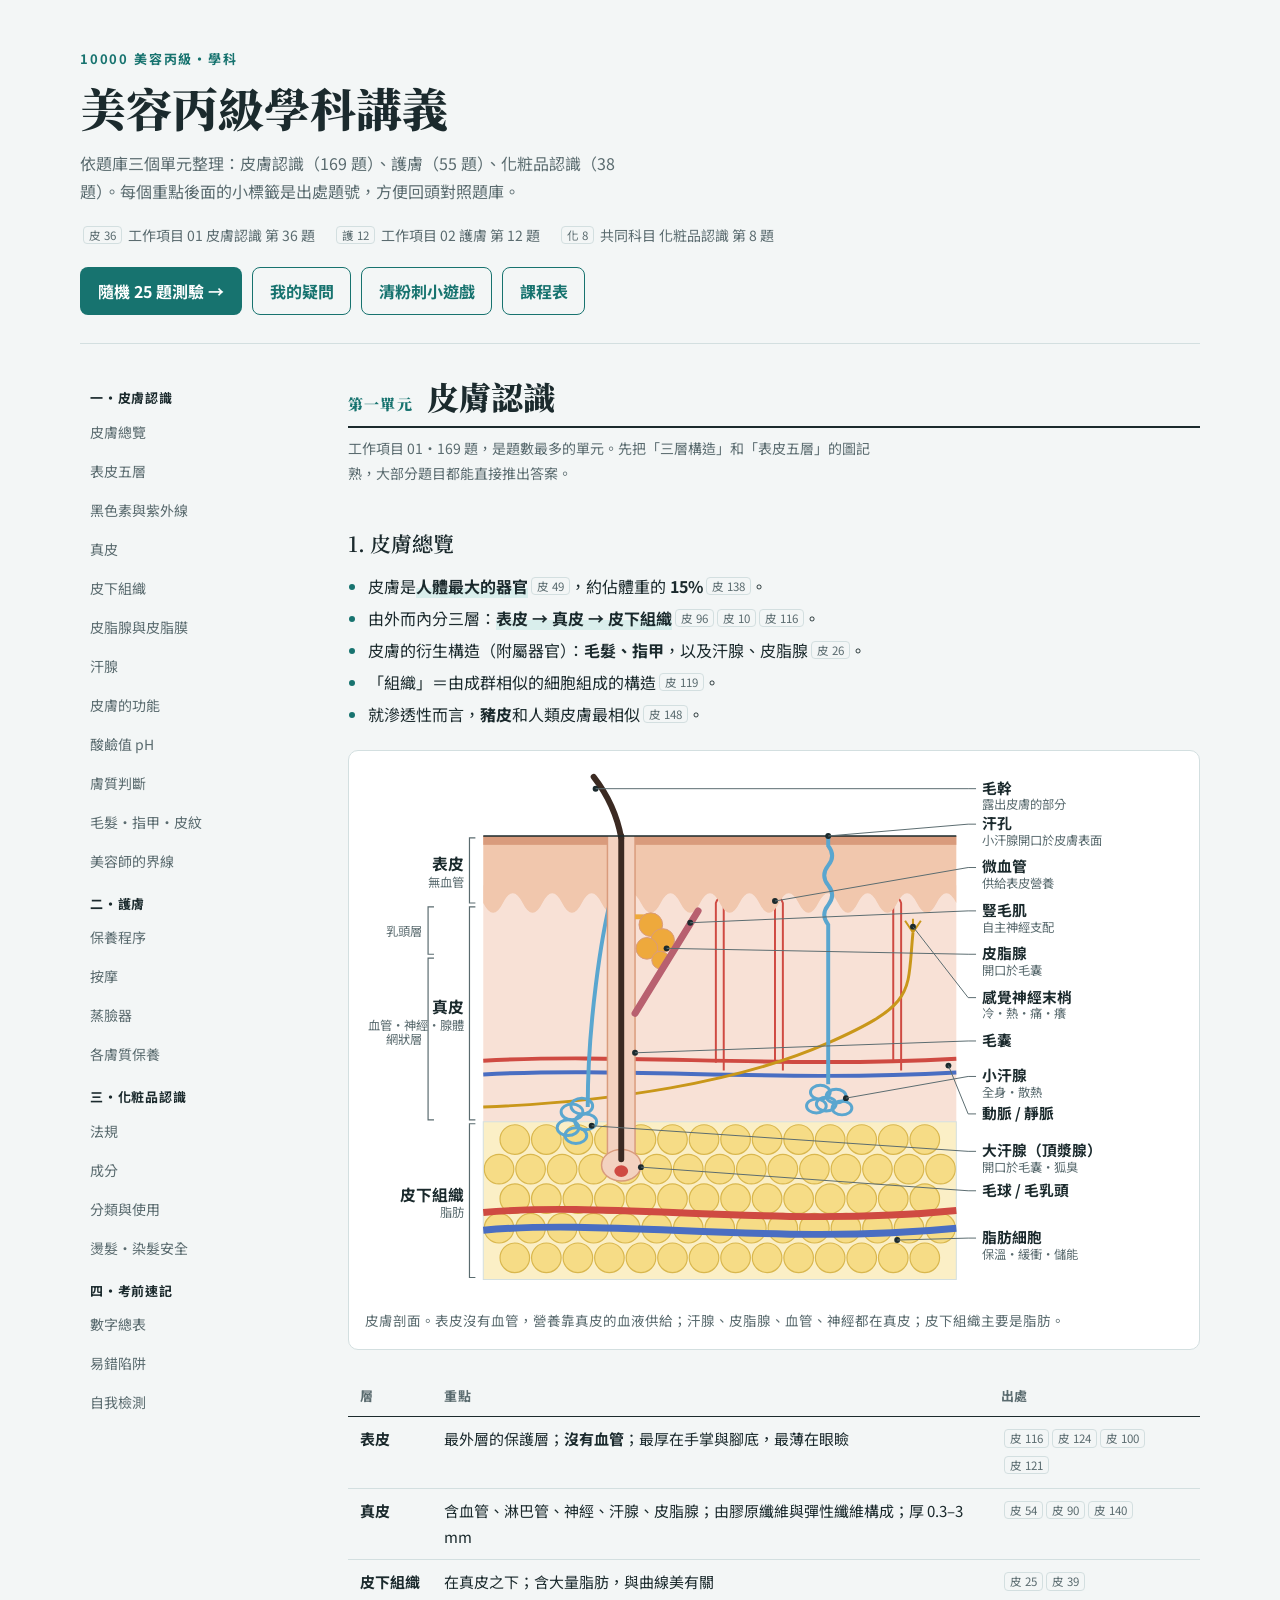
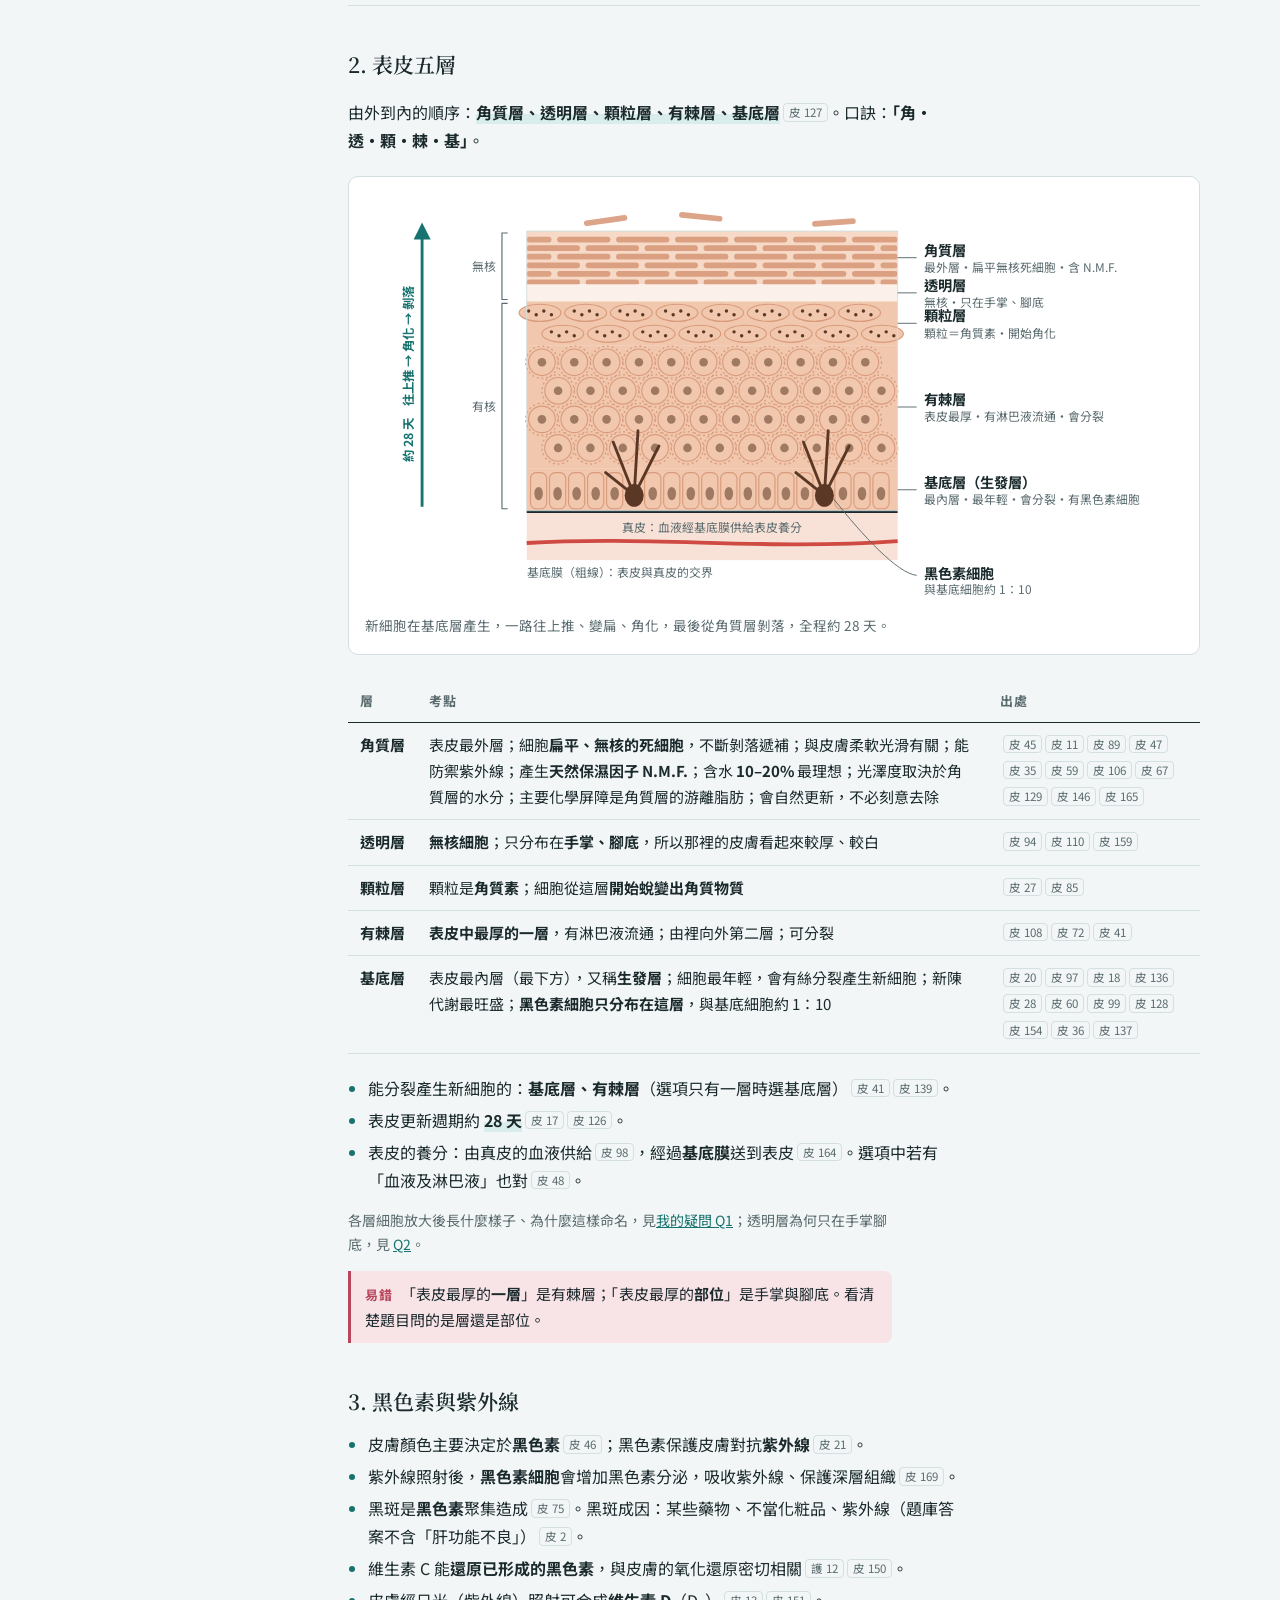
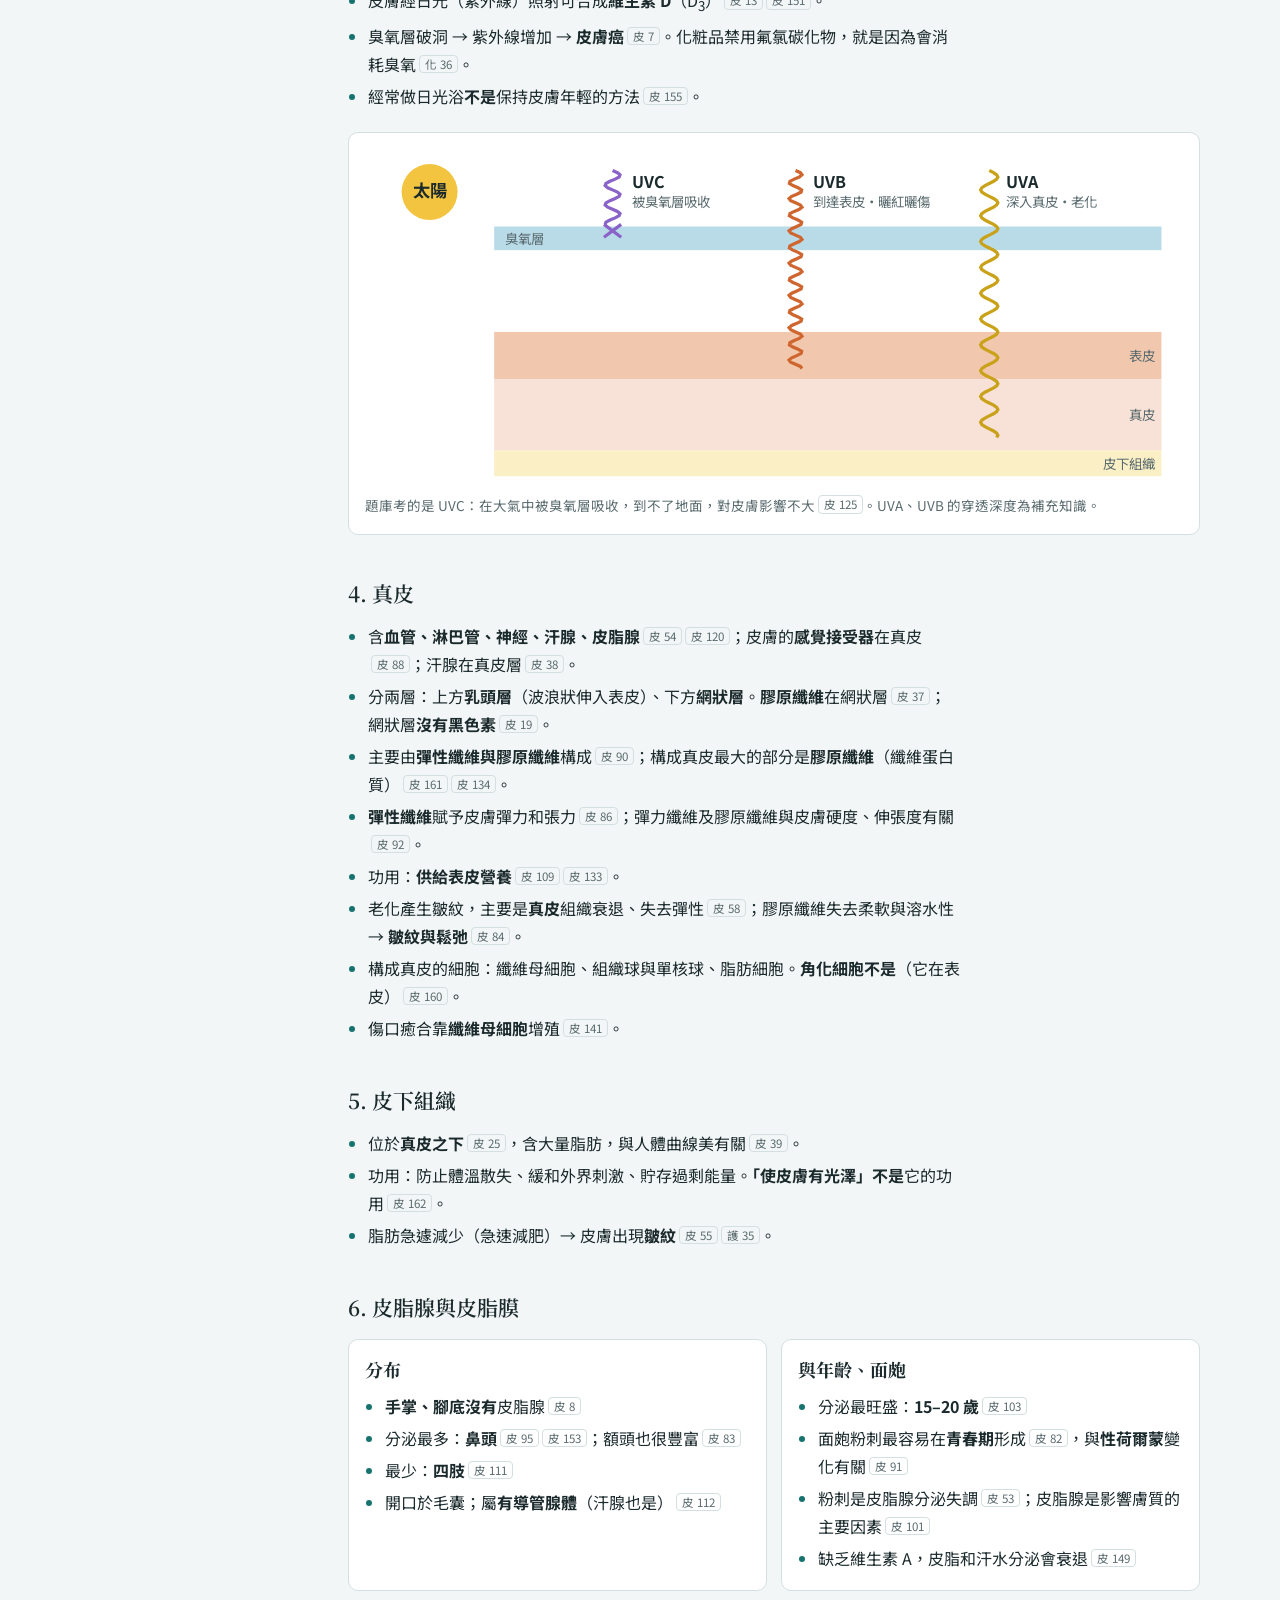
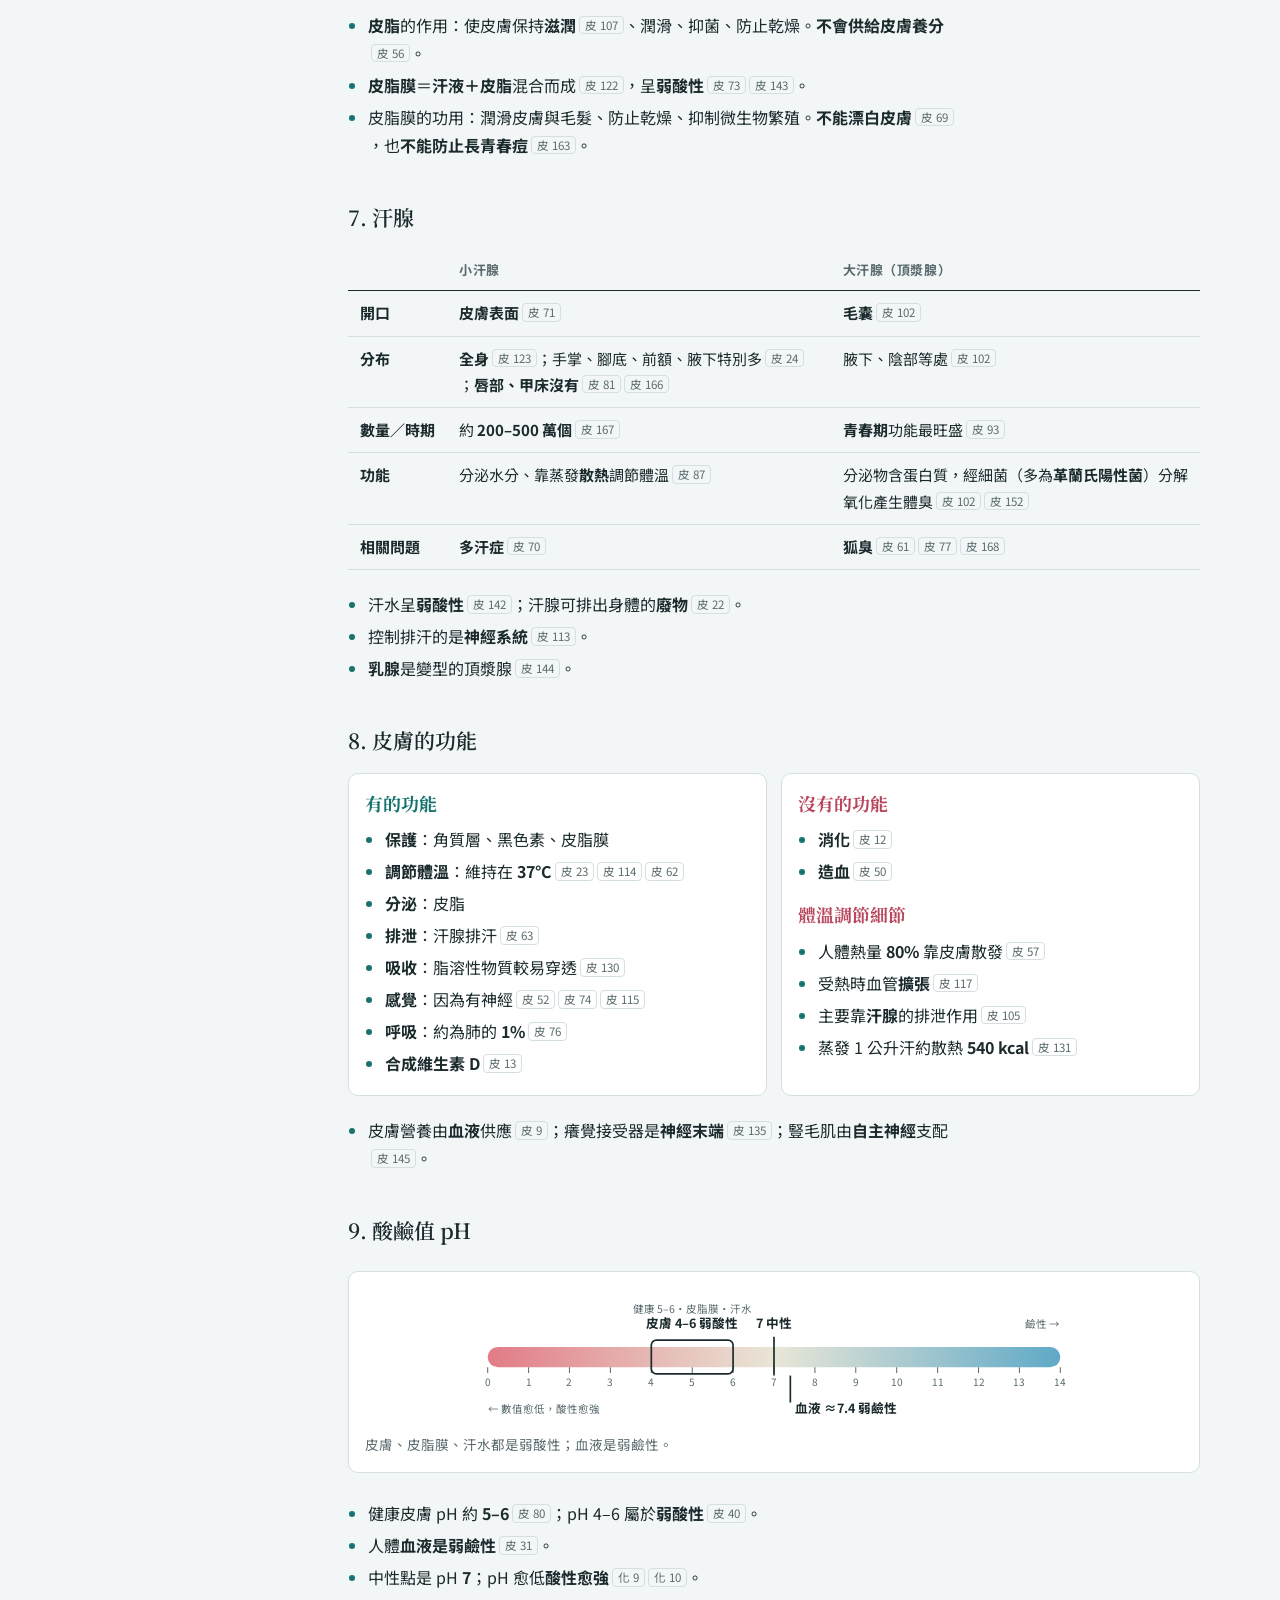
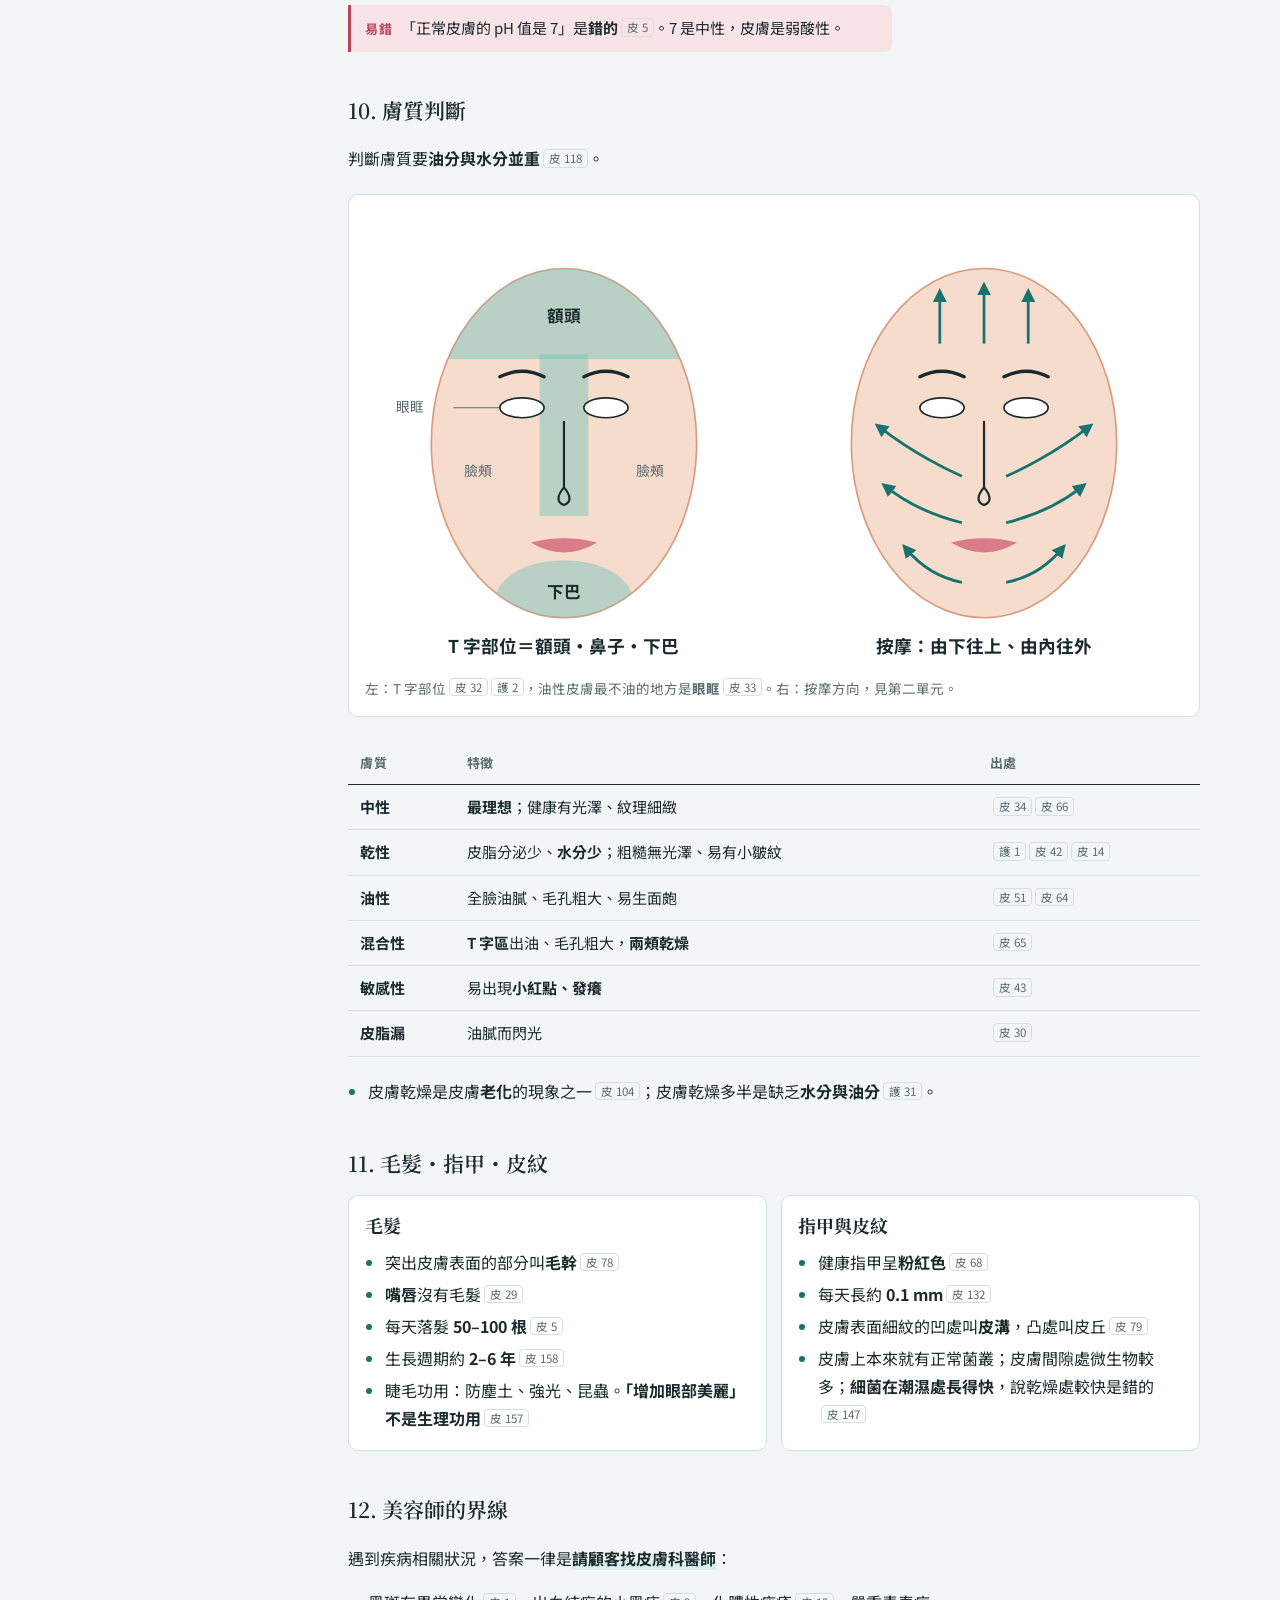
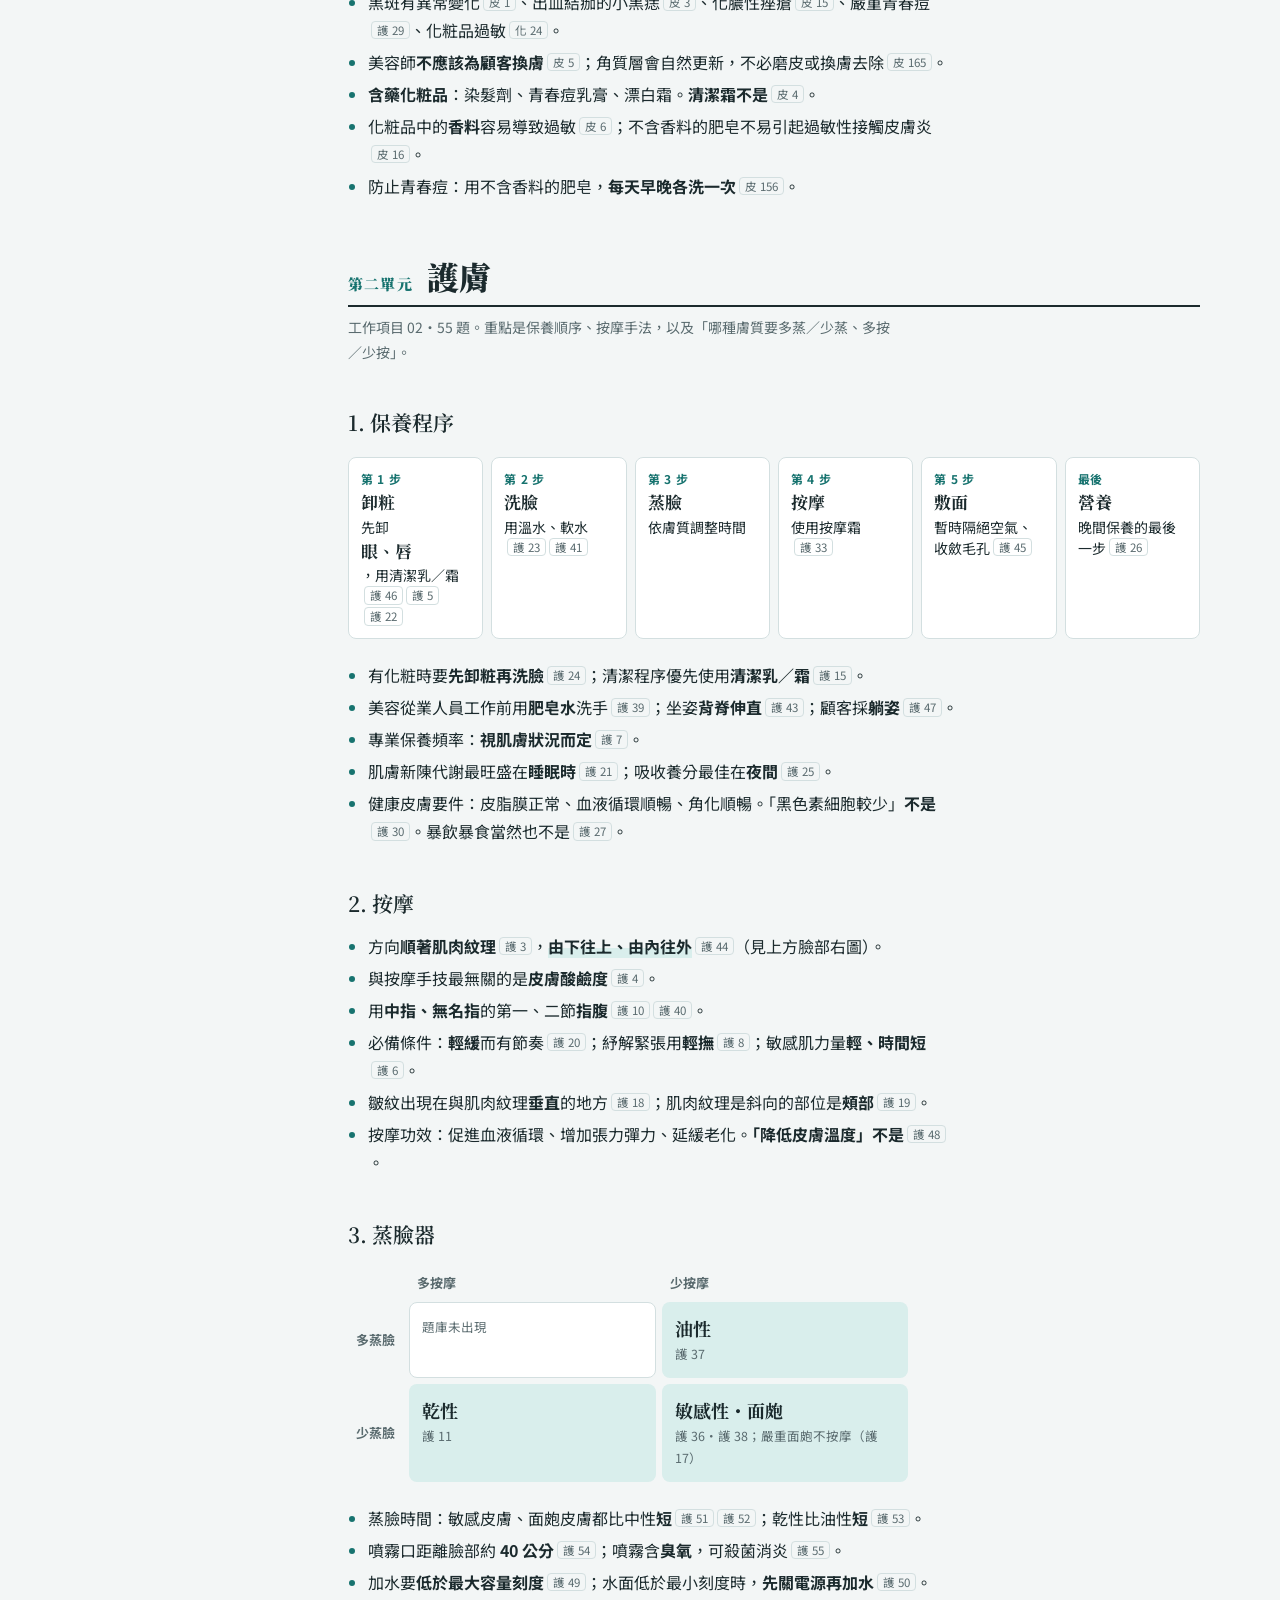
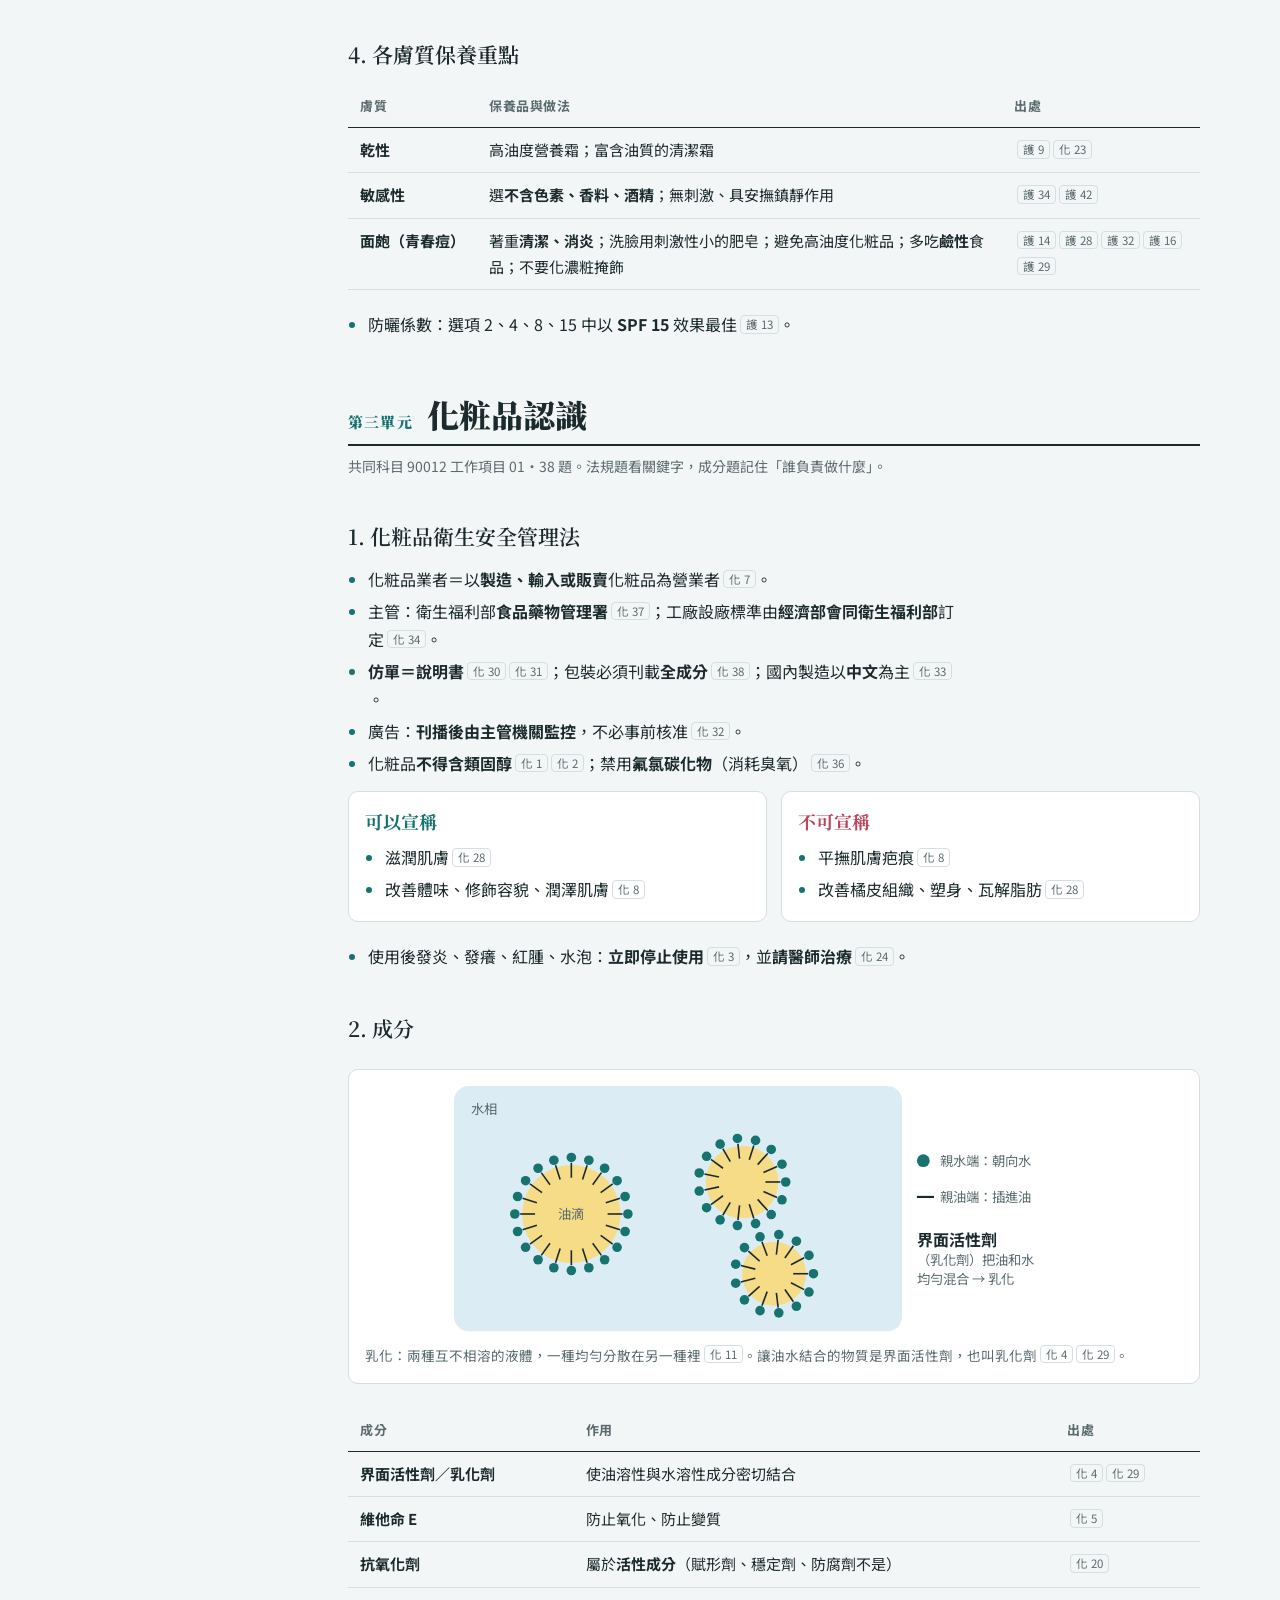
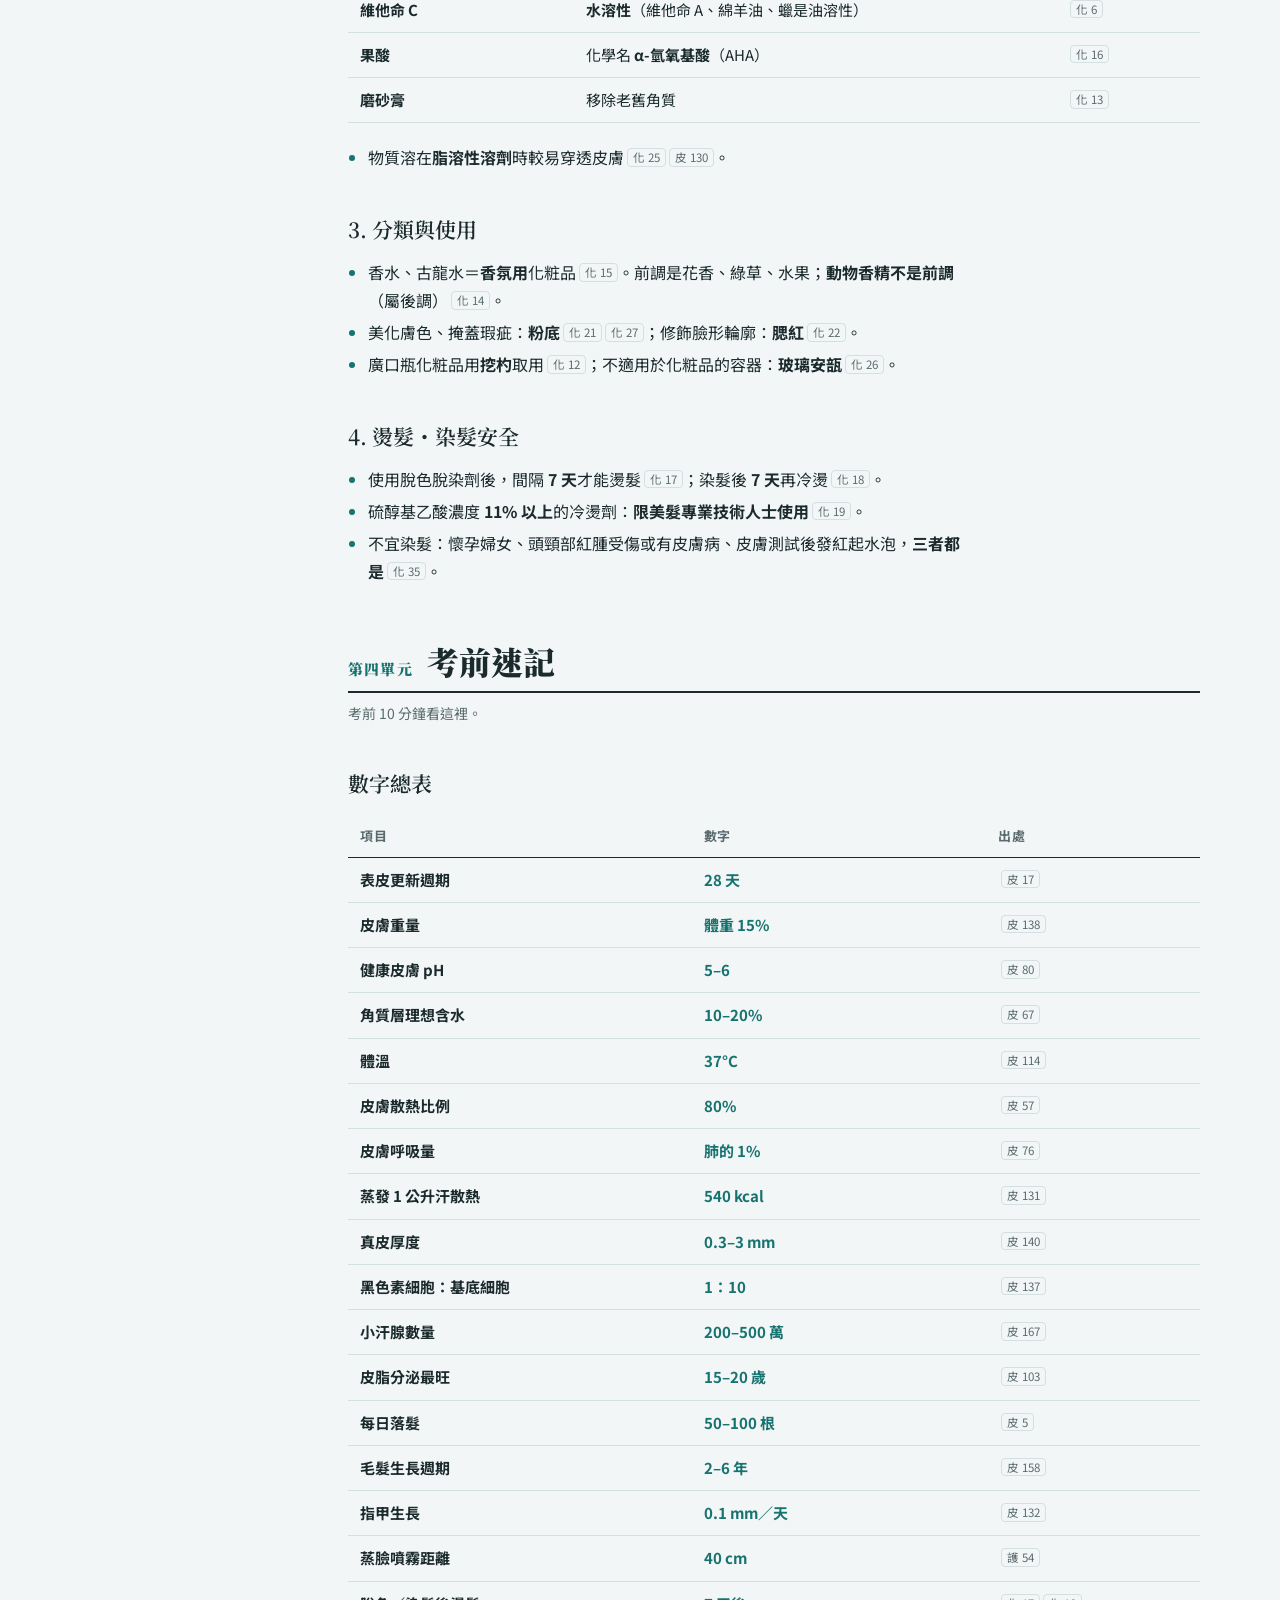
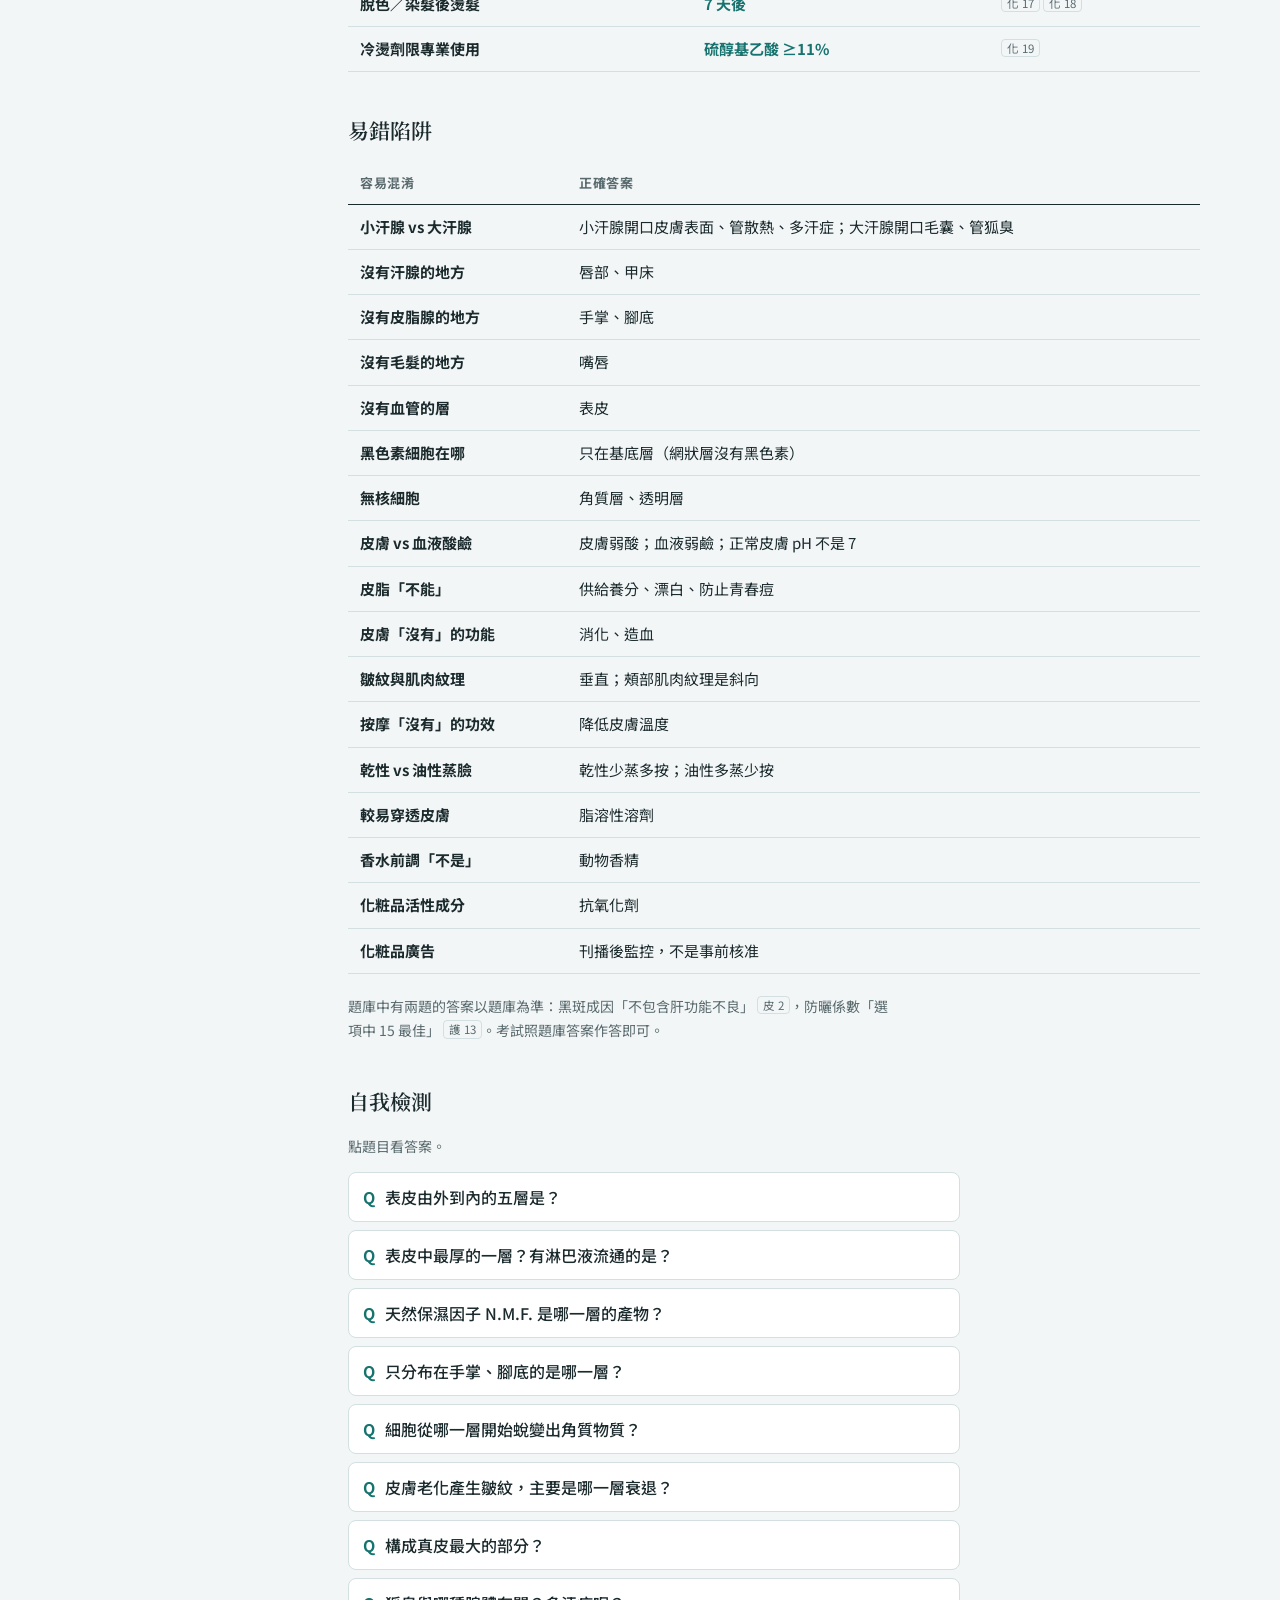
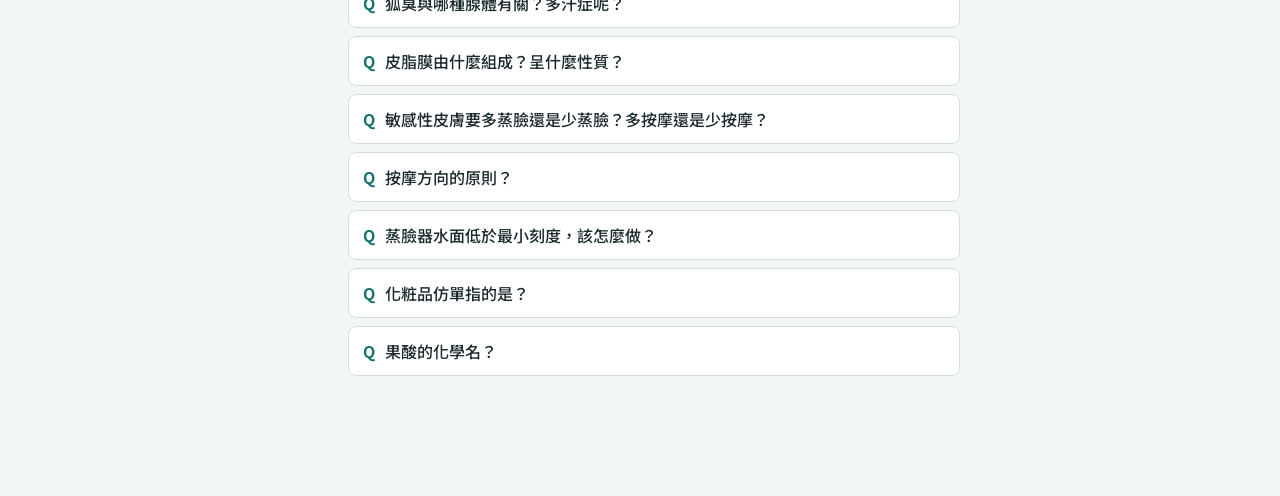
<file: index.html>
<!doctype html>
<html lang="zh-Hant">
<head>
<meta charset="utf-8">
<meta name="viewport" content="width=device-width, initial-scale=1, viewport-fit=cover">
<title>美容丙級學科講義</title>
<link rel="preconnect" href="https://fonts.googleapis.com">
<link rel="preconnect" href="https://fonts.gstatic.com" crossorigin>
<link rel="stylesheet" href="https://fonts.googleapis.com/css2?family=Noto+Sans+TC:wght@400;500;700&family=Noto+Serif+TC:wght@600;900&display=swap">
<style>
/* Layout: a study handout — sticky chapter index on the left (desktop), one reading column, figures set wider than text. */
:root{
  --bg:#f3f6f6; --paper:#ffffff; --fg:#1b2a2d; --muted:#5a6b6f; --line:#d3dfe0;
  --accent:#17736f; --accent-soft:#d9eeec; --mark:#b8475d; --mark-soft:#f8e3e7;
  --epi:#f1c7ad; --corn:#d99b7c; --corn-soft:#f6d9c7; --luc:#fbf1ea; --derm:#f8e1d6; --subq:#fbefc6; --fat:#f6dc86; --fat-line:#d9b74e;
  --art:#cf4a42; --vein:#4a6ec2; --nerve:#c9971a; --seb:#eea93c; --sweat:#5aa6cf; --hair:#3b2a22; --muscle:#b8606f;
  --mel:#5b3825; --foll:#f3d2c0; --face:#f6dccd; --t:#6fc3bb; --lip:#d97b88; --eye:#ffffff;
  --sun:#f3c43f; --ozone:#b9dbe8; --uvc:#8a63c9; --uvb:#d0662f; --uva:#c9a21a;
  --acid:#e27b86; --neutral:#e9e6d7; --alk:#5fa9c7; --water:#dcecf4; --oil:#f6dc86;
  --serif:"Noto Serif TC","Songti TC","PMingLiU",serif;
  --sans:"Noto Sans TC","PingFang TC","Microsoft JhengHei",system-ui,sans-serif;
}
@media (prefers-color-scheme: dark){:root:not([data-theme="light"]){
  --bg:#111a1c; --paper:#182326; --fg:#e2ebeb; --muted:#9db0b3; --line:#2b3b3e;
  --accent:#5fc6c0; --accent-soft:#1b3b3a; --mark:#f08ca0; --mark-soft:#3b2229;
  --epi:#8c5b48; --corn:#b67b60; --corn-soft:#6e4a3c; --luc:#9a7462; --derm:#5a3f37; --subq:#57492a; --fat:#7f6a2e; --fat-line:#a88c3c;
  --art:#e8645c; --vein:#7d9ce6; --nerve:#e7bb45; --seb:#d69638; --sweat:#63b3db; --hair:#e0cdbf; --muscle:#d68392;
  --mel:#2a170d; --foll:#744c3d; --face:#5d4439; --t:#2f8e87; --lip:#b35c69; --eye:#dbe3e3;
  --sun:#d8aa2a; --ozone:#2d5566; --uvc:#b393f0; --uvb:#f08a52; --uva:#e3c040;
  --acid:#a9505c; --neutral:#6d6a5e; --alk:#3c7f9b; --water:#1f3844; --oil:#8a7433;
  color-scheme:dark }}
:root[data-theme="dark"]{
  --bg:#111a1c; --paper:#182326; --fg:#e2ebeb; --muted:#9db0b3; --line:#2b3b3e;
  --accent:#5fc6c0; --accent-soft:#1b3b3a; --mark:#f08ca0; --mark-soft:#3b2229;
  --epi:#8c5b48; --corn:#b67b60; --corn-soft:#6e4a3c; --luc:#9a7462; --derm:#5a3f37; --subq:#57492a; --fat:#7f6a2e; --fat-line:#a88c3c;
  --art:#e8645c; --vein:#7d9ce6; --nerve:#e7bb45; --seb:#d69638; --sweat:#63b3db; --hair:#e0cdbf; --muscle:#d68392;
  --mel:#2a170d; --foll:#744c3d; --face:#5d4439; --t:#2f8e87; --lip:#b35c69; --eye:#dbe3e3;
  --sun:#d8aa2a; --ozone:#2d5566; --uvc:#b393f0; --uvb:#f08a52; --uva:#e3c040;
  --acid:#a9505c; --neutral:#6d6a5e; --alk:#3c7f9b; --water:#1f3844; --oil:#8a7433;
  color-scheme:dark }

*{box-sizing:border-box}
body{background:var(--bg);color:var(--fg);font-family:var(--sans);font-size:16px;line-height:1.75;padding-inline:16px;padding-block:0 64px}
.wrap{max-width:1120px;margin:0 auto;display:grid;grid-template-columns:220px minmax(0,1fr);gap:48px}
@media (max-width:900px){.wrap{grid-template-columns:minmax(0,1fr);gap:0}}

header.top{max-width:1120px;margin:0 auto;padding-block:48px 28px;border-bottom:1px solid var(--line);margin-bottom:32px}
.kicker{font-size:13px;letter-spacing:.14em;color:var(--accent);font-weight:700}
h1{font-family:var(--serif);font-weight:900;font-size:clamp(30px,5vw,46px);line-height:1.2;margin:.2em 0 .3em;text-wrap:balance}
.lede{color:var(--muted);max-width:62ch;margin:0}
.legend{display:flex;flex-wrap:wrap;gap:8px 18px;margin-top:18px;font-size:14px;color:var(--muted)}
.legend span{display:inline-flex;align-items:center;gap:6px}

nav.toc{position:sticky;top:calc(env(safe-area-inset-top,0px) + 20px);align-self:start;font-size:14px;line-height:1.5}
nav.toc ol{list-style:none;margin:0;padding:0;display:grid;gap:2px}
nav.toc a{color:var(--muted);text-decoration:none;display:block;padding:4px 10px;border-radius:6px}
nav.toc a:hover,nav.toc a:focus-visible{background:var(--accent-soft);color:var(--fg);outline:none}
nav.toc .part{font-weight:700;color:var(--fg);margin-top:12px;padding-left:10px;font-size:13px;letter-spacing:.06em}
@media (max-width:900px){nav.toc{display:none}}

main{min-width:0}
section.part{margin-bottom:56px}
.part-h{display:flex;align-items:baseline;gap:14px;border-bottom:2px solid var(--fg);padding-bottom:8px;margin-bottom:8px}
.part-h .no{font-family:var(--serif);font-weight:900;font-size:15px;color:var(--accent);letter-spacing:.08em;white-space:nowrap}
.part-h h2{font-family:var(--serif);font-weight:900;font-size:clamp(24px,3.4vw,32px);margin:0;line-height:1.3}
.part-meta{color:var(--muted);font-size:14px;margin:0 0 20px}
h3{font-family:var(--serif);font-weight:600;font-size:21px;margin:40px 0 10px;text-wrap:balance;scroll-margin-top:20px}
h4{font-size:16px;margin:22px 0 6px}
p,ul,ol{max-width:68ch}
ul{padding-left:1.25em;margin:8px 0}
li{margin:4px 0}
li::marker{color:var(--accent)}
b,strong{font-weight:700}
.hl{background:linear-gradient(transparent 58%,var(--accent-soft) 58%);font-weight:700}

.q{display:inline-block;font-size:11.5px;line-height:1;padding:3px 5px 2px;border-radius:4px;border:1px solid var(--line);color:var(--muted);font-variant-numeric:tabular-nums;vertical-align:2px;margin-left:3px;white-space:nowrap}

figure{margin:22px 0 26px;background:var(--paper);border:1px solid var(--line);border-radius:10px;padding:16px}
figure .scroll{overflow-x:auto}
figure svg{display:block;width:100%;height:auto;min-width:560px}
figure.narrow svg{min-width:0;max-width:640px;margin:0 auto}
figcaption{font-size:13.5px;color:var(--muted);margin-top:10px}

.tbl{overflow-x:auto;margin:14px 0 20px}
table{border-collapse:collapse;width:100%;font-size:15px;min-width:520px}
th,td{text-align:left;vertical-align:top;padding:9px 12px;border-bottom:1px solid var(--line)}
th{font-size:13px;color:var(--muted);font-weight:700;letter-spacing:.04em;border-bottom:1.5px solid var(--fg)}
td:first-child{font-weight:700;white-space:nowrap}
td.num{font-variant-numeric:tabular-nums;font-weight:700;color:var(--accent);white-space:nowrap}

.trap{border-left:3px solid var(--mark);background:var(--mark-soft);padding:10px 14px;border-radius:0 8px 8px 0;margin:14px 0;max-width:68ch;font-size:15px}
.trap::before{content:"易錯";font-weight:700;color:var(--mark);margin-right:8px;font-size:13px;letter-spacing:.08em}
.note{font-size:14px;color:var(--muted);max-width:68ch}

.flow{display:flex;flex-wrap:wrap;gap:8px;align-items:stretch;margin:16px 0 22px;padding:0;list-style:none;max-width:none}
.flow li{flex:1 1 120px;background:var(--paper);border:1px solid var(--line);border-radius:8px;padding:10px 12px;margin:0;font-size:14px;line-height:1.5;position:relative}
.flow li b{display:block;font-family:var(--serif);font-size:17px;margin-bottom:2px}
.flow li .step{font-size:12px;color:var(--accent);font-weight:700;letter-spacing:.06em}

.matrix{display:grid;grid-template-columns:auto 1fr 1fr;gap:6px;max-width:560px;margin:16px 0 22px;font-size:15px}
.matrix div{padding:12px;border-radius:8px;background:var(--paper);border:1px solid var(--line);line-height:1.5}
.matrix .h{background:none;border:none;font-size:13px;color:var(--muted);font-weight:700;display:flex;align-items:flex-end;padding:4px 8px}
.matrix .rh{background:none;border:none;font-size:13px;color:var(--muted);font-weight:700;display:flex;align-items:center;padding:4px 8px}
.matrix .on{background:var(--accent-soft);border-color:transparent}
.matrix b{font-family:var(--serif);font-size:18px;display:block}
.matrix small{color:var(--muted);font-size:12.5px}

.cols{display:grid;grid-template-columns:repeat(auto-fit,minmax(260px,1fr));gap:14px;margin:14px 0 20px}
.card{background:var(--paper);border:1px solid var(--line);border-radius:10px;padding:14px 16px;min-width:0}
.card h4{margin:0 0 6px;font-family:var(--serif);font-size:18px}
.card ul{margin:0}
.card.bad h4{color:var(--mark)}
.card.good h4{color:var(--accent)}

details.quiz{background:var(--paper);border:1px solid var(--line);border-radius:8px;margin:8px 0;max-width:68ch}
details.quiz summary{cursor:pointer;padding:10px 14px;list-style:none;font-weight:500}
details.quiz summary::-webkit-details-marker{display:none}
details.quiz summary::before{content:"Q";font-weight:700;color:var(--accent);margin-right:10px}
details.quiz[open] summary{border-bottom:1px solid var(--line)}
details.quiz .a{padding:10px 14px;color:var(--fg)}
details.quiz .a::before{content:"答";font-weight:700;color:var(--mark);margin-right:10px}
summary:focus-visible{outline:2px solid var(--accent);outline-offset:2px;border-radius:8px}

/* svg */
svg text{font-family:var(--sans);fill:var(--fg)}
.lbl{font-size:15px;font-weight:700}
.lbl-b{font-size:16px;font-weight:700}
.lbl-s{font-size:12.5px;fill:var(--muted)}
.lbl-acc{font-size:13px;font-weight:700;fill:var(--accent)}
.lbl-num{font-size:12px;fill:var(--muted);font-variant-numeric:tabular-nums}
.f-derm{fill:var(--derm)} .f-subq{fill:var(--subq)} .f-epi{fill:var(--epi)} .f-corn{fill:var(--corn)} .f-corn-soft{fill:var(--corn-soft)} .f-luc{fill:var(--luc)}
.f-fat{fill:var(--fat);stroke:var(--fat-line);stroke-width:1.2}
.f-foll{fill:var(--foll);stroke:var(--corn);stroke-width:1.5}
.f-mel{fill:var(--mel)} .s-mel{stroke:var(--mel)}
.f-accent{fill:var(--accent)} .s-accent{stroke:var(--accent)}
.v-art{stroke:var(--art)} .v-art-fill{fill:var(--art)} .v-vein{stroke:var(--vein)} .v-nerve{stroke:var(--nerve)}
.s-sweat{stroke:var(--sweat)} .g-sweat{fill:none;stroke:var(--sweat);stroke-width:3}
.s-seb{stroke:var(--seb)} .g-seb{fill:var(--seb);stroke:var(--corn);stroke-width:1}
.s-hair{stroke:var(--hair);stroke-linecap:round} .s-muscle{stroke:var(--muscle)}
.s-ink{stroke:var(--fg)} .s-muted{stroke:var(--muted);stroke-width:1.2} .s-line{stroke:var(--line);stroke-width:1}
.leader{stroke:var(--muted);stroke-width:1;fill:none} .dot{fill:var(--fg)}
.cell{fill:var(--epi);stroke:var(--corn);stroke-width:1.2} .cell-corn{fill:var(--corn);opacity:.9}
.cell-spine{fill:none;stroke:var(--corn);stroke-width:1.4;stroke-dasharray:2 3}
.nuc{fill:var(--mel);opacity:.55} .gran{fill:var(--mel)}
.f-sun{fill:var(--sun)} .f-ozone{fill:var(--ozone)} .s-uvc{stroke:var(--uvc)} .s-uvb{stroke:var(--uvb)} .s-uva{stroke:var(--uva)}
.band{fill:none;stroke:var(--fg);stroke-width:2}
.f-face{fill:var(--face);stroke:var(--corn);stroke-width:1.5} .f-t{fill:var(--t);opacity:.45} .f-lip{fill:var(--lip)} .f-eye{fill:var(--eye);stroke:var(--fg);stroke-width:1.5}
.f-water{fill:var(--water)} .f-oil{fill:var(--oil)}
@media (prefers-reduced-motion:reduce){*{scroll-behavior:auto!important}}
html{scroll-behavior:smooth}
body{margin:0}
.cta{display:inline-block;margin-top:20px;padding:10px 18px;border-radius:8px;background:var(--accent);color:var(--paper);font-weight:700;text-decoration:none}
.cta:hover{filter:brightness(1.08)}
.ctas{display:flex;flex-wrap:wrap;gap:10px;margin-top:20px}
.ctas .cta{margin-top:0}
.cta.ghost{background:transparent;color:var(--accent);border:1.5px solid var(--accent);padding:8.5px 16.5px}
.cta:focus-visible{outline:2px solid var(--fg);outline-offset:2px}
</style>

<header class="top">
  <div class="kicker">10000 美容丙級・學科</div>
  <h1>美容丙級學科講義</h1>
  <p class="lede">依題庫三個單元整理：皮膚認識（169 題）、護膚（55 題）、化粧品認識（38 題）。每個重點後面的小標籤是出處題號，方便回頭對照題庫。</p>
  <div class="legend">
    <span><span class="q">皮 36</span> 工作項目 01 皮膚認識 第 36 題</span>
    <span><span class="q">護 12</span> 工作項目 02 護膚 第 12 題</span>
    <span><span class="q">化 8</span> 共同科目 化粧品認識 第 8 題</span>
  </div>
  <div class="ctas"><a class="cta" href="quiz/">隨機 25 題測驗 →</a><a class="cta ghost" href="notes/">我的疑問</a><a class="cta ghost" href="game/">清粉刺小遊戲</a><a class="cta ghost" href="schedule/">課程表</a></div>
</header>

</head>
<body>
<div class="wrap">
<nav class="toc" aria-label="目錄">
  <ol>
    <li class="part">一・皮膚認識</li>
    <li><a href="#overview">皮膚總覽</a></li>
    <li><a href="#epidermis">表皮五層</a></li>
    <li><a href="#melanin">黑色素與紫外線</a></li>
    <li><a href="#dermis">真皮</a></li>
    <li><a href="#subq">皮下組織</a></li>
    <li><a href="#sebum">皮脂腺與皮脂膜</a></li>
    <li><a href="#sweat">汗腺</a></li>
    <li><a href="#function">皮膚的功能</a></li>
    <li><a href="#ph">酸鹼值 pH</a></li>
    <li><a href="#types">膚質判斷</a></li>
    <li><a href="#hair">毛髮・指甲・皮紋</a></li>
    <li><a href="#limits">美容師的界線</a></li>
    <li class="part">二・護膚</li>
    <li><a href="#routine">保養程序</a></li>
    <li><a href="#massage">按摩</a></li>
    <li><a href="#steam">蒸臉器</a></li>
    <li><a href="#bytype">各膚質保養</a></li>
    <li class="part">三・化粧品認識</li>
    <li><a href="#law">法規</a></li>
    <li><a href="#ingredients">成分</a></li>
    <li><a href="#products">分類與使用</a></li>
    <li><a href="#hairchem">燙髮・染髮安全</a></li>
    <li class="part">四・考前速記</li>
    <li><a href="#numbers">數字總表</a></li>
    <li><a href="#traps">易錯陷阱</a></li>
    <li><a href="#quiz">自我檢測</a></li>
  </ol>
</nav>

<main>
<!-- ============================================================ PART 1 -->
<section class="part">
  <div class="part-h"><span class="no">第一單元</span><h2>皮膚認識</h2></div>
  <p class="part-meta">工作項目 01・169 題，是題數最多的單元。先把「三層構造」和「表皮五層」的圖記熟，大部分題目都能直接推出答案。</p>

  <h3 id="overview">1. 皮膚總覽</h3>
  <ul>
    <li>皮膚是<span class="hl">人體最大的器官</span><span class="q">皮 49</span>，約佔體重的 <b>15%</b><span class="q">皮 138</span>。</li>
    <li>由外而內分三層：<span class="hl">表皮 → 真皮 → 皮下組織</span><span class="q">皮 96</span><span class="q">皮 10</span><span class="q">皮 116</span>。</li>
    <li>皮膚的衍生構造（附屬器官）：<b>毛髮、指甲</b>，以及汗腺、皮脂腺<span class="q">皮 26</span>。</li>
    <li>「組織」＝由成群相似的細胞組成的構造<span class="q">皮 119</span>。</li>
    <li>就滲透性而言，<b>豬皮</b>和人類皮膚最相似<span class="q">皮 148</span>。</li>
  </ul>
  <figure>
    <div class="scroll"><svg viewBox="0 0 830 540" role="img" aria-label="皮膚構造剖面圖：表皮、真皮、皮下組織與附屬器官"><rect x="120" y="120" width="480" height="240" class="f-derm"/><rect x="120" y="360" width="480" height="160" class="f-subq"/><circle cx="152" cy="378" r="15" class="f-fat"/><circle cx="184" cy="378" r="15" class="f-fat"/><circle cx="216" cy="378" r="15" class="f-fat"/><circle cx="248" cy="378" r="15" class="f-fat"/><circle cx="280" cy="378" r="15" class="f-fat"/><circle cx="312" cy="378" r="15" class="f-fat"/><circle cx="344" cy="378" r="15" class="f-fat"/><circle cx="376" cy="378" r="15" class="f-fat"/><circle cx="408" cy="378" r="15" class="f-fat"/><circle cx="440" cy="378" r="15" class="f-fat"/><circle cx="472" cy="378" r="15" class="f-fat"/><circle cx="504" cy="378" r="15" class="f-fat"/><circle cx="536" cy="378" r="15" class="f-fat"/><circle cx="568" cy="378" r="15" class="f-fat"/><circle cx="136" cy="408" r="15" class="f-fat"/><circle cx="168" cy="408" r="15" class="f-fat"/><circle cx="200" cy="408" r="15" class="f-fat"/><circle cx="232" cy="408" r="15" class="f-fat"/><circle cx="264" cy="408" r="15" class="f-fat"/><circle cx="296" cy="408" r="15" class="f-fat"/><circle cx="328" cy="408" r="15" class="f-fat"/><circle cx="360" cy="408" r="15" class="f-fat"/><circle cx="392" cy="408" r="15" class="f-fat"/><circle cx="424" cy="408" r="15" class="f-fat"/><circle cx="456" cy="408" r="15" class="f-fat"/><circle cx="488" cy="408" r="15" class="f-fat"/><circle cx="520" cy="408" r="15" class="f-fat"/><circle cx="552" cy="408" r="15" class="f-fat"/><circle cx="584" cy="408" r="15" class="f-fat"/><circle cx="152" cy="438" r="15" class="f-fat"/><circle cx="184" cy="438" r="15" class="f-fat"/><circle cx="216" cy="438" r="15" class="f-fat"/><circle cx="248" cy="438" r="15" class="f-fat"/><circle cx="280" cy="438" r="15" class="f-fat"/><circle cx="312" cy="438" r="15" class="f-fat"/><circle cx="344" cy="438" r="15" class="f-fat"/><circle cx="376" cy="438" r="15" class="f-fat"/><circle cx="408" cy="438" r="15" class="f-fat"/><circle cx="440" cy="438" r="15" class="f-fat"/><circle cx="472" cy="438" r="15" class="f-fat"/><circle cx="504" cy="438" r="15" class="f-fat"/><circle cx="536" cy="438" r="15" class="f-fat"/><circle cx="568" cy="438" r="15" class="f-fat"/><circle cx="136" cy="468" r="15" class="f-fat"/><circle cx="168" cy="468" r="15" class="f-fat"/><circle cx="200" cy="468" r="15" class="f-fat"/><circle cx="232" cy="468" r="15" class="f-fat"/><circle cx="264" cy="468" r="15" class="f-fat"/><circle cx="296" cy="468" r="15" class="f-fat"/><circle cx="328" cy="468" r="15" class="f-fat"/><circle cx="360" cy="468" r="15" class="f-fat"/><circle cx="392" cy="468" r="15" class="f-fat"/><circle cx="424" cy="468" r="15" class="f-fat"/><circle cx="456" cy="468" r="15" class="f-fat"/><circle cx="488" cy="468" r="15" class="f-fat"/><circle cx="520" cy="468" r="15" class="f-fat"/><circle cx="552" cy="468" r="15" class="f-fat"/><circle cx="584" cy="468" r="15" class="f-fat"/><circle cx="152" cy="498" r="15" class="f-fat"/><circle cx="184" cy="498" r="15" class="f-fat"/><circle cx="216" cy="498" r="15" class="f-fat"/><circle cx="248" cy="498" r="15" class="f-fat"/><circle cx="280" cy="498" r="15" class="f-fat"/><circle cx="312" cy="498" r="15" class="f-fat"/><circle cx="344" cy="498" r="15" class="f-fat"/><circle cx="376" cy="498" r="15" class="f-fat"/><circle cx="408" cy="498" r="15" class="f-fat"/><circle cx="440" cy="498" r="15" class="f-fat"/><circle cx="472" cy="498" r="15" class="f-fat"/><circle cx="504" cy="498" r="15" class="f-fat"/><circle cx="536" cy="498" r="15" class="f-fat"/><circle cx="568" cy="498" r="15" class="f-fat"/><rect x="120" y="360" width="480" height="160" fill="none" class="s-line"/><path d="M120 452 C 250 440, 420 468, 600 450" class="v-art" stroke-width="7" fill="none"/><path d="M120 470 C 250 458, 420 486, 600 468" class="v-vein" stroke-width="7" fill="none"/><path d="M120 298 C 260 290, 420 306, 600 296" class="v-art" stroke-width="4" fill="none"/><path d="M120 312 C 260 304, 420 320, 600 310" class="v-vein" stroke-width="4" fill="none"/><path d="M356 300 V 138 Q 360 128 364 138 V 308" class="v-art" stroke-width="2" fill="none"/><path d="M416 300 V 138 Q 420 128 424 138 V 308" class="v-art" stroke-width="2" fill="none"/><path d="M536 300 V 138 Q 540 128 544 138 V 308" class="v-art" stroke-width="2" fill="none"/><path d="M120 70 H600 V138 Q 590 118 580 138 Q 570 158 560 138 Q 550 118 540 138 Q 530 158 520 138 Q 510 118 500 138 Q 490 158 480 138 Q 470 118 460 138 Q 450 158 440 138 Q 430 118 420 138 Q 410 158 400 138 Q 390 118 380 138 Q 370 158 360 138 Q 350 118 340 138 Q 330 158 320 138 Q 310 118 300 138 Q 290 158 280 138 Q 270 118 260 138 Q 250 158 240 138 Q 230 118 220 138 Q 210 158 200 138 Q 190 118 180 138 Q 170 158 160 138 Q 150 118 140 138 Q 130 158 120 138 Z" class="f-epi"/><rect x="120" y="70" width="480" height="9" class="f-corn"/><path d="M120 345 C 250 340, 380 320, 470 280 S 550 230, 556 168" class="v-nerve" stroke-width="3" fill="none"/><path d="M556 168 l-8 -12 M556 168 l0 -14 M556 168 l8 -12" class="v-nerve" stroke-width="2" fill="none"/><path d="M226 345 C 226 260, 240 170, 250 132" class="s-sweat" stroke-width="4" fill="none"/><ellipse cx="210" cy="350" rx="11" ry="8" class="g-sweat"/><ellipse cx="224" cy="360" rx="11" ry="8" class="g-sweat"/><ellipse cx="206" cy="366" rx="11" ry="8" class="g-sweat"/><ellipse cx="220" cy="344" rx="11" ry="8" class="g-sweat"/><ellipse cx="214" cy="374" rx="11" ry="8" class="g-sweat"/><path d="M246 70 V 392 Q 246 418 260 418 Q 274 418 274 392 V 70" class="f-foll"/><ellipse cx="260" cy="404" rx="20" ry="16" class="f-foll"/><ellipse cx="260" cy="410" rx="7" ry="6" class="v-art-fill"/><line x1="260" y1="398" x2="260" y2="70" class="s-hair" stroke-width="6"/><path d="M260 72 C 256 50, 246 28, 232 10" class="s-hair" stroke-width="6" fill="none"/><path d="M274 152 H 286" class="s-seb" stroke-width="5"/><circle cx="290" cy="160" r="12" class="g-seb"/><circle cx="302" cy="176" r="12" class="g-seb"/><circle cx="286" cy="184" r="11" class="g-seb"/><circle cx="300" cy="196" r="9" class="g-seb"/><path d="M274 250 L 338 146" class="s-muscle" stroke-width="7" stroke-linecap="round" fill="none"/><path d="M470 322 V 160 Q 462 150 470 140 Q 478 130 470 120 Q 462 110 470 100 Q 478 90 470 80 V 70" class="s-sweat" stroke-width="4" fill="none"/><ellipse cx="462" cy="330" rx="10" ry="7" class="g-sweat"/><ellipse cx="478" cy="334" rx="10" ry="7" class="g-sweat"/><ellipse cx="468" cy="342" rx="10" ry="7" class="g-sweat"/><ellipse cx="484" cy="346" rx="10" ry="7" class="g-sweat"/><ellipse cx="458" cy="344" rx="10" ry="7" class="g-sweat"/><line x1="120" y1="70" x2="600" y2="70" class="s-ink" stroke-width="1.5"/><path d="M112 72 H106 V138 H112" class="s-muted" fill="none"/><text x="100" y="105" text-anchor="end" class="lbl-b">表皮</text><text x="100" y="122" text-anchor="end" class="lbl-s">無血管</text><path d="M112 142 H106 V358 H112" class="s-muted" fill="none"/><text x="100" y="250" text-anchor="end" class="lbl-b">真皮</text><text x="100" y="267" text-anchor="end" class="lbl-s">血管・神經・腺體</text><path d="M70 142 H64 V190 H70" class="s-muted" fill="none"/><text x="58" y="171" text-anchor="end" class="lbl-s">乳頭層</text><path d="M70 194 H64 V358 H70" class="s-muted" fill="none"/><text x="58" y="281" text-anchor="end" class="lbl-s">網狀層</text><path d="M112 362 H106 V518 H112" class="s-muted" fill="none"/><text x="100" y="440" text-anchor="end" class="lbl-b">皮下組織</text><text x="100" y="457" text-anchor="end" class="lbl-s">脂肪</text><circle cx="234" cy="22" r="3" class="dot"/><path d="M234 22 L 612 22 H 620" class="leader" fill="none"/><text x="626" y="27" class="lbl">毛幹</text><text x="626" y="43" class="lbl-s">露出皮膚的部分</text><circle cx="470" cy="70" r="3" class="dot"/><path d="M470 70 L 612 58 H 620" class="leader" fill="none"/><text x="626" y="63" class="lbl">汗孔</text><text x="626" y="79" class="lbl-s">小汗腺開口於皮膚表面</text><circle cx="416" cy="136" r="3" class="dot"/><path d="M416 136 L 612 102 H 620" class="leader" fill="none"/><text x="626" y="107" class="lbl">微血管</text><text x="626" y="123" class="lbl-s">供給表皮營養</text><circle cx="330" cy="158" r="3" class="dot"/><path d="M330 158 L 612 146 H 620" class="leader" fill="none"/><text x="626" y="151" class="lbl">豎毛肌</text><text x="626" y="167" class="lbl-s">自主神經支配</text><circle cx="306" cy="184" r="3" class="dot"/><path d="M306 184 L 612 190 H 620" class="leader" fill="none"/><text x="626" y="195" class="lbl">皮脂腺</text><text x="626" y="211" class="lbl-s">開口於毛囊</text><circle cx="556" cy="162" r="3" class="dot"/><path d="M556 162 L 612 234 H 620" class="leader" fill="none"/><text x="626" y="239" class="lbl">感覺神經末梢</text><text x="626" y="255" class="lbl-s">冷・熱・痛・癢</text><circle cx="274" cy="290" r="3" class="dot"/><path d="M274 290 L 612 278 H 620" class="leader" fill="none"/><text x="626" y="283" class="lbl">毛囊</text><circle cx="488" cy="336" r="3" class="dot"/><path d="M488 336 L 612 314 H 620" class="leader" fill="none"/><text x="626" y="319" class="lbl">小汗腺</text><text x="626" y="335" class="lbl-s">全身・散熱</text><circle cx="592" cy="303" r="3" class="dot"/><path d="M592 303 L 612 352 H 620" class="leader" fill="none"/><text x="626" y="357" class="lbl">動脈 / 靜脈</text><circle cx="230" cy="364" r="3" class="dot"/><path d="M230 364 L 612 390 H 620" class="leader" fill="none"/><text x="626" y="395" class="lbl">大汗腺（頂漿腺）</text><text x="626" y="411" class="lbl-s">開口於毛囊・狐臭</text><circle cx="280" cy="406" r="3" class="dot"/><path d="M280 406 L 612 430 H 620" class="leader" fill="none"/><text x="626" y="435" class="lbl">毛球 / 毛乳頭</text><circle cx="540" cy="480" r="3" class="dot"/><path d="M540 480 L 612 478 H 620" class="leader" fill="none"/><text x="626" y="483" class="lbl">脂肪細胞</text><text x="626" y="499" class="lbl-s">保溫・緩衝・儲能</text></svg></div>
    <figcaption>皮膚剖面。表皮沒有血管，營養靠真皮的血液供給；汗腺、皮脂腺、血管、神經都在真皮；皮下組織主要是脂肪。</figcaption>
  </figure>
  <div class="tbl"><table>
    <thead><tr><th>層</th><th>重點</th><th>出處</th></tr></thead>
    <tbody>
      <tr><td>表皮</td><td>最外層的保護層；<b>沒有血管</b>；最厚在手掌與腳底，最薄在眼瞼</td><td><span class="q">皮 116</span><span class="q">皮 124</span><span class="q">皮 100</span><span class="q">皮 121</span></td></tr>
      <tr><td>真皮</td><td>含血管、淋巴管、神經、汗腺、皮脂腺；由膠原纖維與彈性纖維構成；厚 0.3–3 mm</td><td><span class="q">皮 54</span><span class="q">皮 90</span><span class="q">皮 140</span></td></tr>
      <tr><td>皮下組織</td><td>在真皮之下；含大量脂肪，與曲線美有關</td><td><span class="q">皮 25</span><span class="q">皮 39</span></td></tr>
    </tbody>
  </table></div>

  <h3 id="epidermis">2. 表皮五層</h3>
  <p>由外到內的順序：<span class="hl">角質層、透明層、顆粒層、有棘層、基底層</span><span class="q">皮 127</span>。口訣：<b>「角・透・顆・棘・基」</b>。</p>
  <figure>
    <div class="scroll"><svg viewBox="0 0 860 432" role="img" aria-label="表皮五層示意圖"><defs><marker id="arr" viewBox="0 0 10 10" refX="5" refY="5" markerWidth="6" markerHeight="6" orient="auto-start-reverse"><path d="M0 0 L10 5 L0 10 z" class="f-accent"/></marker></defs><rect x="170" y="336" width="390" height="50" class="f-derm"/><path d="M170 368 C 300 360, 420 376, 560 366" class="v-art" stroke-width="4" fill="none"/><text x="365.0" y="356" text-anchor="middle" class="lbl-s">真皮：血液經基底膜供給表皮養分</text><rect x="170" y="40" width="390" height="56" class="f-corn-soft"/><rect x="170" y="46" width="26" height="6" rx="3" class="cell-corn"/><rect x="202" y="46" width="56" height="6" rx="3" class="cell-corn"/><rect x="264" y="46" width="56" height="6" rx="3" class="cell-corn"/><rect x="326" y="46" width="56" height="6" rx="3" class="cell-corn"/><rect x="388" y="46" width="56" height="6" rx="3" class="cell-corn"/><rect x="450" y="46" width="56" height="6" rx="3" class="cell-corn"/><rect x="512" y="46" width="48" height="6" rx="3" class="cell-corn"/><rect x="170" y="55" width="56" height="6" rx="3" class="cell-corn"/><rect x="232" y="55" width="56" height="6" rx="3" class="cell-corn"/><rect x="294" y="55" width="56" height="6" rx="3" class="cell-corn"/><rect x="356" y="55" width="56" height="6" rx="3" class="cell-corn"/><rect x="418" y="55" width="56" height="6" rx="3" class="cell-corn"/><rect x="480" y="55" width="56" height="6" rx="3" class="cell-corn"/><rect x="542" y="55" width="18" height="6" rx="3" class="cell-corn"/><rect x="170" y="64" width="26" height="6" rx="3" class="cell-corn"/><rect x="202" y="64" width="56" height="6" rx="3" class="cell-corn"/><rect x="264" y="64" width="56" height="6" rx="3" class="cell-corn"/><rect x="326" y="64" width="56" height="6" rx="3" class="cell-corn"/><rect x="388" y="64" width="56" height="6" rx="3" class="cell-corn"/><rect x="450" y="64" width="56" height="6" rx="3" class="cell-corn"/><rect x="512" y="64" width="48" height="6" rx="3" class="cell-corn"/><rect x="170" y="73" width="56" height="6" rx="3" class="cell-corn"/><rect x="232" y="73" width="56" height="6" rx="3" class="cell-corn"/><rect x="294" y="73" width="56" height="6" rx="3" class="cell-corn"/><rect x="356" y="73" width="56" height="6" rx="3" class="cell-corn"/><rect x="418" y="73" width="56" height="6" rx="3" class="cell-corn"/><rect x="480" y="73" width="56" height="6" rx="3" class="cell-corn"/><rect x="542" y="73" width="18" height="6" rx="3" class="cell-corn"/><rect x="170" y="82" width="26" height="6" rx="3" class="cell-corn"/><rect x="202" y="82" width="56" height="6" rx="3" class="cell-corn"/><rect x="264" y="82" width="56" height="6" rx="3" class="cell-corn"/><rect x="326" y="82" width="56" height="6" rx="3" class="cell-corn"/><rect x="388" y="82" width="56" height="6" rx="3" class="cell-corn"/><rect x="450" y="82" width="56" height="6" rx="3" class="cell-corn"/><rect x="512" y="82" width="48" height="6" rx="3" class="cell-corn"/><rect x="170" y="91" width="56" height="6" rx="3" class="cell-corn"/><rect x="232" y="91" width="56" height="6" rx="3" class="cell-corn"/><rect x="294" y="91" width="56" height="6" rx="3" class="cell-corn"/><rect x="356" y="91" width="56" height="6" rx="3" class="cell-corn"/><rect x="418" y="91" width="56" height="6" rx="3" class="cell-corn"/><rect x="480" y="91" width="56" height="6" rx="3" class="cell-corn"/><rect x="542" y="91" width="18" height="6" rx="3" class="cell-corn"/><rect x="230" y="26" width="46" height="6" rx="3" class="cell-corn" transform="rotate(-8 253 29)"/><rect x="330" y="22" width="46" height="6" rx="3" class="cell-corn" transform="rotate(6 353 25)"/><rect x="470" y="28" width="46" height="6" rx="3" class="cell-corn" transform="rotate(-4 493 31)"/><rect x="170" y="96" width="390" height="18" class="f-luc"/><rect x="170" y="114" width="390" height="46" class="f-epi"/><ellipse cx="184" cy="126" rx="22" ry="9" class="cell"/><circle cx="172" cy="124" r="1.8" class="gran"/><circle cx="180" cy="128" r="1.8" class="gran"/><circle cx="188" cy="124" r="1.8" class="gran"/><circle cx="196" cy="128" r="1.8" class="gran"/><ellipse cx="232" cy="126" rx="22" ry="9" class="cell"/><circle cx="220" cy="124" r="1.8" class="gran"/><circle cx="228" cy="128" r="1.8" class="gran"/><circle cx="236" cy="124" r="1.8" class="gran"/><circle cx="244" cy="128" r="1.8" class="gran"/><ellipse cx="280" cy="126" rx="22" ry="9" class="cell"/><circle cx="268" cy="124" r="1.8" class="gran"/><circle cx="276" cy="128" r="1.8" class="gran"/><circle cx="284" cy="124" r="1.8" class="gran"/><circle cx="292" cy="128" r="1.8" class="gran"/><ellipse cx="328" cy="126" rx="22" ry="9" class="cell"/><circle cx="316" cy="124" r="1.8" class="gran"/><circle cx="324" cy="128" r="1.8" class="gran"/><circle cx="332" cy="124" r="1.8" class="gran"/><circle cx="340" cy="128" r="1.8" class="gran"/><ellipse cx="376" cy="126" rx="22" ry="9" class="cell"/><circle cx="364" cy="124" r="1.8" class="gran"/><circle cx="372" cy="128" r="1.8" class="gran"/><circle cx="380" cy="124" r="1.8" class="gran"/><circle cx="388" cy="128" r="1.8" class="gran"/><ellipse cx="424" cy="126" rx="22" ry="9" class="cell"/><circle cx="412" cy="124" r="1.8" class="gran"/><circle cx="420" cy="128" r="1.8" class="gran"/><circle cx="428" cy="124" r="1.8" class="gran"/><circle cx="436" cy="128" r="1.8" class="gran"/><ellipse cx="472" cy="126" rx="22" ry="9" class="cell"/><circle cx="460" cy="124" r="1.8" class="gran"/><circle cx="468" cy="128" r="1.8" class="gran"/><circle cx="476" cy="124" r="1.8" class="gran"/><circle cx="484" cy="128" r="1.8" class="gran"/><ellipse cx="520" cy="126" rx="22" ry="9" class="cell"/><circle cx="508" cy="124" r="1.8" class="gran"/><circle cx="516" cy="128" r="1.8" class="gran"/><circle cx="524" cy="124" r="1.8" class="gran"/><circle cx="532" cy="128" r="1.8" class="gran"/><ellipse cx="208" cy="148" rx="22" ry="9" class="cell"/><circle cx="196" cy="146" r="1.8" class="gran"/><circle cx="204" cy="150" r="1.8" class="gran"/><circle cx="212" cy="146" r="1.8" class="gran"/><circle cx="220" cy="150" r="1.8" class="gran"/><ellipse cx="256" cy="148" rx="22" ry="9" class="cell"/><circle cx="244" cy="146" r="1.8" class="gran"/><circle cx="252" cy="150" r="1.8" class="gran"/><circle cx="260" cy="146" r="1.8" class="gran"/><circle cx="268" cy="150" r="1.8" class="gran"/><ellipse cx="304" cy="148" rx="22" ry="9" class="cell"/><circle cx="292" cy="146" r="1.8" class="gran"/><circle cx="300" cy="150" r="1.8" class="gran"/><circle cx="308" cy="146" r="1.8" class="gran"/><circle cx="316" cy="150" r="1.8" class="gran"/><ellipse cx="352" cy="148" rx="22" ry="9" class="cell"/><circle cx="340" cy="146" r="1.8" class="gran"/><circle cx="348" cy="150" r="1.8" class="gran"/><circle cx="356" cy="146" r="1.8" class="gran"/><circle cx="364" cy="150" r="1.8" class="gran"/><ellipse cx="400" cy="148" rx="22" ry="9" class="cell"/><circle cx="388" cy="146" r="1.8" class="gran"/><circle cx="396" cy="150" r="1.8" class="gran"/><circle cx="404" cy="146" r="1.8" class="gran"/><circle cx="412" cy="150" r="1.8" class="gran"/><ellipse cx="448" cy="148" rx="22" ry="9" class="cell"/><circle cx="436" cy="146" r="1.8" class="gran"/><circle cx="444" cy="150" r="1.8" class="gran"/><circle cx="452" cy="146" r="1.8" class="gran"/><circle cx="460" cy="150" r="1.8" class="gran"/><ellipse cx="496" cy="148" rx="22" ry="9" class="cell"/><circle cx="484" cy="146" r="1.8" class="gran"/><circle cx="492" cy="150" r="1.8" class="gran"/><circle cx="500" cy="146" r="1.8" class="gran"/><circle cx="508" cy="150" r="1.8" class="gran"/><ellipse cx="544" cy="148" rx="22" ry="9" class="cell"/><circle cx="532" cy="146" r="1.8" class="gran"/><circle cx="540" cy="150" r="1.8" class="gran"/><circle cx="548" cy="146" r="1.8" class="gran"/><circle cx="556" cy="150" r="1.8" class="gran"/><rect x="170" y="160" width="390" height="130" class="f-epi"/><circle cx="186" cy="178" r="17" class="cell-spine"/><circle cx="186" cy="178" r="14" class="cell"/><circle cx="186" cy="178" r="4.5" class="nuc"/><circle cx="220" cy="178" r="17" class="cell-spine"/><circle cx="220" cy="178" r="14" class="cell"/><circle cx="220" cy="178" r="4.5" class="nuc"/><circle cx="254" cy="178" r="17" class="cell-spine"/><circle cx="254" cy="178" r="14" class="cell"/><circle cx="254" cy="178" r="4.5" class="nuc"/><circle cx="288" cy="178" r="17" class="cell-spine"/><circle cx="288" cy="178" r="14" class="cell"/><circle cx="288" cy="178" r="4.5" class="nuc"/><circle cx="322" cy="178" r="17" class="cell-spine"/><circle cx="322" cy="178" r="14" class="cell"/><circle cx="322" cy="178" r="4.5" class="nuc"/><circle cx="356" cy="178" r="17" class="cell-spine"/><circle cx="356" cy="178" r="14" class="cell"/><circle cx="356" cy="178" r="4.5" class="nuc"/><circle cx="390" cy="178" r="17" class="cell-spine"/><circle cx="390" cy="178" r="14" class="cell"/><circle cx="390" cy="178" r="4.5" class="nuc"/><circle cx="424" cy="178" r="17" class="cell-spine"/><circle cx="424" cy="178" r="14" class="cell"/><circle cx="424" cy="178" r="4.5" class="nuc"/><circle cx="458" cy="178" r="17" class="cell-spine"/><circle cx="458" cy="178" r="14" class="cell"/><circle cx="458" cy="178" r="4.5" class="nuc"/><circle cx="492" cy="178" r="17" class="cell-spine"/><circle cx="492" cy="178" r="14" class="cell"/><circle cx="492" cy="178" r="4.5" class="nuc"/><circle cx="526" cy="178" r="17" class="cell-spine"/><circle cx="526" cy="178" r="14" class="cell"/><circle cx="526" cy="178" r="4.5" class="nuc"/><circle cx="203" cy="208" r="17" class="cell-spine"/><circle cx="203" cy="208" r="14" class="cell"/><circle cx="203" cy="208" r="4.5" class="nuc"/><circle cx="237" cy="208" r="17" class="cell-spine"/><circle cx="237" cy="208" r="14" class="cell"/><circle cx="237" cy="208" r="4.5" class="nuc"/><circle cx="271" cy="208" r="17" class="cell-spine"/><circle cx="271" cy="208" r="14" class="cell"/><circle cx="271" cy="208" r="4.5" class="nuc"/><circle cx="305" cy="208" r="17" class="cell-spine"/><circle cx="305" cy="208" r="14" class="cell"/><circle cx="305" cy="208" r="4.5" class="nuc"/><circle cx="339" cy="208" r="17" class="cell-spine"/><circle cx="339" cy="208" r="14" class="cell"/><circle cx="339" cy="208" r="4.5" class="nuc"/><circle cx="373" cy="208" r="17" class="cell-spine"/><circle cx="373" cy="208" r="14" class="cell"/><circle cx="373" cy="208" r="4.5" class="nuc"/><circle cx="407" cy="208" r="17" class="cell-spine"/><circle cx="407" cy="208" r="14" class="cell"/><circle cx="407" cy="208" r="4.5" class="nuc"/><circle cx="441" cy="208" r="17" class="cell-spine"/><circle cx="441" cy="208" r="14" class="cell"/><circle cx="441" cy="208" r="4.5" class="nuc"/><circle cx="475" cy="208" r="17" class="cell-spine"/><circle cx="475" cy="208" r="14" class="cell"/><circle cx="475" cy="208" r="4.5" class="nuc"/><circle cx="509" cy="208" r="17" class="cell-spine"/><circle cx="509" cy="208" r="14" class="cell"/><circle cx="509" cy="208" r="4.5" class="nuc"/><circle cx="543" cy="208" r="17" class="cell-spine"/><circle cx="543" cy="208" r="14" class="cell"/><circle cx="543" cy="208" r="4.5" class="nuc"/><circle cx="186" cy="238" r="17" class="cell-spine"/><circle cx="186" cy="238" r="14" class="cell"/><circle cx="186" cy="238" r="4.5" class="nuc"/><circle cx="220" cy="238" r="17" class="cell-spine"/><circle cx="220" cy="238" r="14" class="cell"/><circle cx="220" cy="238" r="4.5" class="nuc"/><circle cx="254" cy="238" r="17" class="cell-spine"/><circle cx="254" cy="238" r="14" class="cell"/><circle cx="254" cy="238" r="4.5" class="nuc"/><circle cx="288" cy="238" r="17" class="cell-spine"/><circle cx="288" cy="238" r="14" class="cell"/><circle cx="288" cy="238" r="4.5" class="nuc"/><circle cx="322" cy="238" r="17" class="cell-spine"/><circle cx="322" cy="238" r="14" class="cell"/><circle cx="322" cy="238" r="4.5" class="nuc"/><circle cx="356" cy="238" r="17" class="cell-spine"/><circle cx="356" cy="238" r="14" class="cell"/><circle cx="356" cy="238" r="4.5" class="nuc"/><circle cx="390" cy="238" r="17" class="cell-spine"/><circle cx="390" cy="238" r="14" class="cell"/><circle cx="390" cy="238" r="4.5" class="nuc"/><circle cx="424" cy="238" r="17" class="cell-spine"/><circle cx="424" cy="238" r="14" class="cell"/><circle cx="424" cy="238" r="4.5" class="nuc"/><circle cx="458" cy="238" r="17" class="cell-spine"/><circle cx="458" cy="238" r="14" class="cell"/><circle cx="458" cy="238" r="4.5" class="nuc"/><circle cx="492" cy="238" r="17" class="cell-spine"/><circle cx="492" cy="238" r="14" class="cell"/><circle cx="492" cy="238" r="4.5" class="nuc"/><circle cx="526" cy="238" r="17" class="cell-spine"/><circle cx="526" cy="238" r="14" class="cell"/><circle cx="526" cy="238" r="4.5" class="nuc"/><circle cx="203" cy="268" r="17" class="cell-spine"/><circle cx="203" cy="268" r="14" class="cell"/><circle cx="203" cy="268" r="4.5" class="nuc"/><circle cx="237" cy="268" r="17" class="cell-spine"/><circle cx="237" cy="268" r="14" class="cell"/><circle cx="237" cy="268" r="4.5" class="nuc"/><circle cx="271" cy="268" r="17" class="cell-spine"/><circle cx="271" cy="268" r="14" class="cell"/><circle cx="271" cy="268" r="4.5" class="nuc"/><circle cx="305" cy="268" r="17" class="cell-spine"/><circle cx="305" cy="268" r="14" class="cell"/><circle cx="305" cy="268" r="4.5" class="nuc"/><circle cx="339" cy="268" r="17" class="cell-spine"/><circle cx="339" cy="268" r="14" class="cell"/><circle cx="339" cy="268" r="4.5" class="nuc"/><circle cx="373" cy="268" r="17" class="cell-spine"/><circle cx="373" cy="268" r="14" class="cell"/><circle cx="373" cy="268" r="4.5" class="nuc"/><circle cx="407" cy="268" r="17" class="cell-spine"/><circle cx="407" cy="268" r="14" class="cell"/><circle cx="407" cy="268" r="4.5" class="nuc"/><circle cx="441" cy="268" r="17" class="cell-spine"/><circle cx="441" cy="268" r="14" class="cell"/><circle cx="441" cy="268" r="4.5" class="nuc"/><circle cx="475" cy="268" r="17" class="cell-spine"/><circle cx="475" cy="268" r="14" class="cell"/><circle cx="475" cy="268" r="4.5" class="nuc"/><circle cx="509" cy="268" r="17" class="cell-spine"/><circle cx="509" cy="268" r="14" class="cell"/><circle cx="509" cy="268" r="4.5" class="nuc"/><circle cx="543" cy="268" r="17" class="cell-spine"/><circle cx="543" cy="268" r="14" class="cell"/><circle cx="543" cy="268" r="4.5" class="nuc"/><rect x="170" y="290" width="390" height="44" class="f-epi"/><rect x="174" y="294" width="17" height="38" rx="6" class="cell"/><ellipse cx="182.5" cy="316" rx="4.5" ry="7" class="nuc"/><rect x="194" y="294" width="17" height="38" rx="6" class="cell"/><ellipse cx="202.5" cy="316" rx="4.5" ry="7" class="nuc"/><rect x="214" y="294" width="17" height="38" rx="6" class="cell"/><ellipse cx="222.5" cy="316" rx="4.5" ry="7" class="nuc"/><rect x="234" y="294" width="17" height="38" rx="6" class="cell"/><ellipse cx="242.5" cy="316" rx="4.5" ry="7" class="nuc"/><rect x="254" y="294" width="17" height="38" rx="6" class="cell"/><ellipse cx="262.5" cy="316" rx="4.5" ry="7" class="nuc"/><rect x="294" y="294" width="17" height="38" rx="6" class="cell"/><ellipse cx="302.5" cy="316" rx="4.5" ry="7" class="nuc"/><rect x="314" y="294" width="17" height="38" rx="6" class="cell"/><ellipse cx="322.5" cy="316" rx="4.5" ry="7" class="nuc"/><rect x="334" y="294" width="17" height="38" rx="6" class="cell"/><ellipse cx="342.5" cy="316" rx="4.5" ry="7" class="nuc"/><rect x="354" y="294" width="17" height="38" rx="6" class="cell"/><ellipse cx="362.5" cy="316" rx="4.5" ry="7" class="nuc"/><rect x="374" y="294" width="17" height="38" rx="6" class="cell"/><ellipse cx="382.5" cy="316" rx="4.5" ry="7" class="nuc"/><rect x="394" y="294" width="17" height="38" rx="6" class="cell"/><ellipse cx="402.5" cy="316" rx="4.5" ry="7" class="nuc"/><rect x="414" y="294" width="17" height="38" rx="6" class="cell"/><ellipse cx="422.5" cy="316" rx="4.5" ry="7" class="nuc"/><rect x="434" y="294" width="17" height="38" rx="6" class="cell"/><ellipse cx="442.5" cy="316" rx="4.5" ry="7" class="nuc"/><rect x="454" y="294" width="17" height="38" rx="6" class="cell"/><ellipse cx="462.5" cy="316" rx="4.5" ry="7" class="nuc"/><rect x="494" y="294" width="17" height="38" rx="6" class="cell"/><ellipse cx="502.5" cy="316" rx="4.5" ry="7" class="nuc"/><rect x="514" y="294" width="17" height="38" rx="6" class="cell"/><ellipse cx="522.5" cy="316" rx="4.5" ry="7" class="nuc"/><rect x="534" y="294" width="17" height="38" rx="6" class="cell"/><ellipse cx="542.5" cy="316" rx="4.5" ry="7" class="nuc"/><path d="M283 318 L 261 262 M283 318 L 287 250 M283 318 L 309 266 M283 318 L 253 294" class="s-mel" stroke-width="3" fill="none" stroke-linecap="round"/><ellipse cx="283" cy="318" rx="10" ry="12" class="f-mel"/><path d="M483 318 L 461 262 M483 318 L 487 250 M483 318 L 509 266 M483 318 L 453 294" class="s-mel" stroke-width="3" fill="none" stroke-linecap="round"/><ellipse cx="483" cy="318" rx="10" ry="12" class="f-mel"/><line x1="170" y1="335" x2="560" y2="335" class="s-ink" stroke-width="3"/><rect x="170" y="40" width="390" height="294" fill="none" class="s-line"/><path d="M60 330 V 40" class="s-accent" stroke-width="3" marker-end="url(#arr)" fill="none"/><text x="50" y="190" class="lbl-acc" text-anchor="middle" transform="rotate(-90 50 190)">約 28 天　往上推 → 角化 → 剝落</text><path d="M150 42 H144 V112 H150" class="s-muted" fill="none"/><text x="138" y="82.0" text-anchor="end" class="lbl-s">無核</text><path d="M150 116 H144 V332 H150" class="s-muted" fill="none"/><text x="138" y="229.0" text-anchor="end" class="lbl-s">有核</text><path d="M560 68 H 580" class="leader" fill="none"/><text x="588" y="66" class="lbl">角質層</text><text x="588" y="83" class="lbl-s">最外層・扁平無核死細胞・含 N.M.F.</text><path d="M560 105 H 580" class="leader" fill="none"/><text x="588" y="103" class="lbl">透明層</text><text x="588" y="120" class="lbl-s">無核・只在手掌、腳底</text><path d="M560 137 H 580" class="leader" fill="none"/><text x="588" y="135" class="lbl">顆粒層</text><text x="588" y="152" class="lbl-s">顆粒＝角質素・開始角化</text><path d="M560 225 H 580" class="leader" fill="none"/><text x="588" y="223" class="lbl">有棘層</text><text x="588" y="240" class="lbl-s">表皮最厚・有淋巴液流通・會分裂</text><path d="M560 312 H 580" class="leader" fill="none"/><text x="588" y="310" class="lbl">基底層（生發層）</text><text x="588" y="327" class="lbl-s">最內層・最年輕・會分裂・有黑色素細胞</text><path d="M493 322 C 523 360, 560 400, 580 402" class="leader" fill="none"/><text x="588" y="406" class="lbl">黑色素細胞</text><text x="588" y="422" class="lbl-s">與基底細胞約 1：10</text><text x="170" y="404" class="lbl-s">基底膜（粗線）：表皮與真皮的交界</text></svg></div>
    <figcaption>新細胞在基底層產生，一路往上推、變扁、角化，最後從角質層剝落，全程約 28 天。</figcaption>
  </figure>
  <div class="tbl"><table>
    <thead><tr><th>層</th><th>考點</th><th>出處</th></tr></thead>
    <tbody>
      <tr><td>角質層</td><td>表皮最外層；細胞<b>扁平、無核的死細胞</b>，不斷剝落遞補；與皮膚柔軟光滑有關；能防禦紫外線；產生<b>天然保濕因子 N.M.F.</b>；含水 <b>10–20%</b> 最理想；光澤度取決於角質層的水分；主要化學屏障是角質層的游離脂肪；會自然更新，不必刻意去除</td><td><span class="q">皮 45</span><span class="q">皮 11</span><span class="q">皮 89</span><span class="q">皮 47</span><span class="q">皮 35</span><span class="q">皮 59</span><span class="q">皮 106</span><span class="q">皮 67</span><span class="q">皮 129</span><span class="q">皮 146</span><span class="q">皮 165</span></td></tr>
      <tr><td>透明層</td><td><b>無核細胞</b>；只分布在<b>手掌、腳底</b>，所以那裡的皮膚看起來較厚、較白</td><td><span class="q">皮 94</span><span class="q">皮 110</span><span class="q">皮 159</span></td></tr>
      <tr><td>顆粒層</td><td>顆粒是<b>角質素</b>；細胞從這層<b>開始蛻變出角質物質</b></td><td><span class="q">皮 27</span><span class="q">皮 85</span></td></tr>
      <tr><td>有棘層</td><td><b>表皮中最厚的一層</b>，有淋巴液流通；由裡向外第二層；可分裂</td><td><span class="q">皮 108</span><span class="q">皮 72</span><span class="q">皮 41</span></td></tr>
      <tr><td>基底層</td><td>表皮最內層（最下方），又稱<b>生發層</b>；細胞最年輕，會有絲分裂產生新細胞；新陳代謝最旺盛；<b>黑色素細胞只分布在這層</b>，與基底細胞約 1：10</td><td><span class="q">皮 20</span><span class="q">皮 97</span><span class="q">皮 18</span><span class="q">皮 136</span><span class="q">皮 28</span><span class="q">皮 60</span><span class="q">皮 99</span><span class="q">皮 128</span><span class="q">皮 154</span><span class="q">皮 36</span><span class="q">皮 137</span></td></tr>
    </tbody>
  </table></div>
  <ul>
    <li>能分裂產生新細胞的：<b>基底層、有棘層</b>（選項只有一層時選基底層）<span class="q">皮 41</span><span class="q">皮 139</span>。</li>
    <li>表皮更新週期約 <span class="hl">28 天</span><span class="q">皮 17</span><span class="q">皮 126</span>。</li>
    <li>表皮的養分：由真皮的血液供給<span class="q">皮 98</span>，經過<b>基底膜</b>送到表皮<span class="q">皮 164</span>。選項中若有「血液及淋巴液」也對<span class="q">皮 48</span>。</li>
  </ul>
  <p class="note">各層細胞放大後長什麼樣子、為什麼這樣命名，見<a href="notes/#layers" style="color:var(--accent)">我的疑問 Q1</a>；透明層為何只在手掌腳底，見 <a href="notes/#lucidum" style="color:var(--accent)">Q2</a>。</p>
  <div class="trap">「表皮最厚的<b>一層</b>」是有棘層；「表皮最厚的<b>部位</b>」是手掌與腳底。看清楚題目問的是層還是部位。</div>

  <h3 id="melanin">3. 黑色素與紫外線</h3>
  <ul>
    <li>皮膚顏色主要決定於<b>黑色素</b><span class="q">皮 46</span>；黑色素保護皮膚對抗<b>紫外線</b><span class="q">皮 21</span>。</li>
    <li>紫外線照射後，<b>黑色素細胞</b>會增加黑色素分泌，吸收紫外線、保護深層組織<span class="q">皮 169</span>。</li>
    <li>黑斑是<b>黑色素</b>聚集造成<span class="q">皮 75</span>。黑斑成因：某些藥物、不當化粧品、紫外線（題庫答案不含「肝功能不良」）<span class="q">皮 2</span>。</li>
    <li>維生素 C 能<b>還原已形成的黑色素</b>，與皮膚的氧化還原密切相關<span class="q">護 12</span><span class="q">皮 150</span>。</li>
    <li>皮膚經日光（紫外線）照射可合成<b>維生素 D</b>（D<sub>3</sub>）<span class="q">皮 13</span><span class="q">皮 151</span>。</li>
    <li>臭氧層破洞 → 紫外線增加 → <b>皮膚癌</b><span class="q">皮 7</span>。化粧品禁用氟氯碳化物，就是因為會消耗臭氧<span class="q">化 36</span>。</li>
    <li>經常做日光浴<b>不是</b>保持皮膚年輕的方法<span class="q">皮 155</span>。</li>
  </ul>
  <figure>
    <div class="scroll"><svg viewBox="0 0 760 312" role="img" aria-label="紫外線穿透示意圖"><circle cx="60" cy="40" r="26" class="f-sun"/><text x="60" y="45" text-anchor="middle" class="lbl-b">太陽</text><rect x="120" y="72" width="620" height="22" class="f-ozone"/><text x="130" y="88" class="lbl-s">臭氧層</text><rect x="120" y="170" width="620" height="44" class="f-epi"/><rect x="120" y="214" width="620" height="66" class="f-derm"/><rect x="120" y="280" width="620" height="24" class="f-subq"/><text x="734" y="197" text-anchor="end" class="lbl-s">表皮</text><text x="734" y="252" text-anchor="end" class="lbl-s">真皮</text><text x="734" y="297" text-anchor="end" class="lbl-s">皮下組織</text><path d="M230 20 L234.5 22 L236.9 24 L236.1 26 L232.4 28 L227.6 30 L223.9 32 L223.1 34 L225.5 36 L230 38 L234.5 40 L236.9 42 L236.1 44 L232.4 46 L227.6 48 L223.9 50 L223.1 52 L225.5 54 L230 56 L234.5 58 L236.9 60 L236.1 62 L232.4 64 L227.6 66 L223.9 68 L223.1 70" class="s-uvc" stroke-width="3" fill="none"/><path d="M222 70 l16 12 M238 70 l-16 12" class="s-uvc" stroke-width="3"/><text x="248" y="36" class="lbl">UVC</text><text x="248" y="54" class="lbl-s">被臭氧層吸收</text><path d="M400 20 L404.5 22 L406 24 L403.5 26 L398.8 28 L394.8 30 L394.3 32 L397.6 34 L402.4 36 L405.7 38 L405.2 40 L401.2 42 L396.5 44 L394 46 L395.5 48 L400 50 L404.5 52 L406 54 L403.5 56 L398.8 58 L394.8 60 L394.3 62 L397.6 64 L402.4 66 L405.7 68 L405.2 70 L401.2 72 L396.5 74 L394 76 L395.5 78 L400 80 L404.5 82 L406 84 L403.5 86 L398.8 88 L394.8 90 L394.3 92 L397.6 94 L402.4 96 L405.7 98 L405.2 100 L401.2 102 L396.5 104 L394 106 L395.5 108 L400 110 L404.5 112 L406 114 L403.5 116 L398.8 118 L394.8 120 L394.3 122 L397.6 124 L402.4 126 L405.7 128 L405.2 130 L401.2 132 L396.5 134 L394 136 L395.5 138 L400 140 L404.5 142 L406 144 L403.5 146 L398.8 148 L394.8 150 L394.3 152 L397.6 154 L402.4 156 L405.7 158 L405.2 160 L401.2 162 L396.5 164 L394 166 L395.5 168 L400 170 L404.5 172 L406 174 L403.5 176 L398.8 178 L394.8 180 L394.3 182 L397.6 184 L402.4 186 L405.7 188 L405.2 190 L401.2 192 L396.5 194 L394 196 L395.5 198 L400 200 L404.5 202 L406 204" class="s-uvb" stroke-width="3" fill="none"/><text x="416" y="36" class="lbl">UVB</text><text x="416" y="54" class="lbl-s">到達表皮・曬紅曬傷</text><path d="M580 20 L584 22 L586.9 24 L588 26 L586.9 28 L584 30 L580 32 L576 34 L573.1 36 L572 38 L573.1 40 L576 42 L580 44 L584 46 L586.9 48 L588 50 L586.9 52 L584 54 L580 56 L576 58 L573.1 60 L572 62 L573.1 64 L576 66 L580 68 L584 70 L586.9 72 L588 74 L586.9 76 L584 78 L580 80 L576 82 L573.1 84 L572 86 L573.1 88 L576 90 L580 92 L584 94 L586.9 96 L588 98 L586.9 100 L584 102 L580 104 L576 106 L573.1 108 L572 110 L573.1 112 L576 114 L580 116 L584 118 L586.9 120 L588 122 L586.9 124 L584 126 L580 128 L576 130 L573.1 132 L572 134 L573.1 136 L576 138 L580 140 L584 142 L586.9 144 L588 146 L586.9 148 L584 150 L580 152 L576 154 L573.1 156 L572 158 L573.1 160 L576 162 L580 164 L584 166 L586.9 168 L588 170 L586.9 172 L584 174 L580 176 L576 178 L573.1 180 L572 182 L573.1 184 L576 186 L580 188 L584 190 L586.9 192 L588 194 L586.9 196 L584 198 L580 200 L576 202 L573.1 204 L572 206 L573.1 208 L576 210 L580 212 L584 214 L586.9 216 L588 218 L586.9 220 L584 222 L580 224 L576 226 L573.1 228 L572 230 L573.1 232 L576 234 L580 236 L584 238 L586.9 240 L588 242 L586.9 244 L584 246 L580 248 L576 250 L573.1 252 L572 254 L573.1 256 L576 258 L580 260 L584 262 L586.9 264 L588 266 L586.9 268" class="s-uva" stroke-width="3" fill="none"/><text x="596" y="36" class="lbl">UVA</text><text x="596" y="54" class="lbl-s">深入真皮・老化</text></svg></div>
    <figcaption>題庫考的是 UVC：在大氣中被臭氧層吸收，到不了地面，對皮膚影響不大<span class="q">皮 125</span>。UVA、UVB 的穿透深度為補充知識。</figcaption>
  </figure>

  <h3 id="dermis">4. 真皮</h3>
  <ul>
    <li>含<b>血管、淋巴管、神經、汗腺、皮脂腺</b><span class="q">皮 54</span><span class="q">皮 120</span>；皮膚的<b>感覺接受器</b>在真皮<span class="q">皮 88</span>；汗腺在真皮層<span class="q">皮 38</span>。</li>
    <li>分兩層：上方<b>乳頭層</b>（波浪狀伸入表皮）、下方<b>網狀層</b>。<b>膠原纖維</b>在網狀層<span class="q">皮 37</span>；網狀層<b>沒有黑色素</b><span class="q">皮 19</span>。</li>
    <li>主要由<b>彈性纖維與膠原纖維</b>構成<span class="q">皮 90</span>；構成真皮最大的部分是<b>膠原纖維</b>（纖維蛋白質）<span class="q">皮 161</span><span class="q">皮 134</span>。</li>
    <li><b>彈性纖維</b>賦予皮膚彈力和張力<span class="q">皮 86</span>；彈力纖維及膠原纖維與皮膚硬度、伸張度有關<span class="q">皮 92</span>。</li>
    <li>功用：<b>供給表皮營養</b><span class="q">皮 109</span><span class="q">皮 133</span>。</li>
    <li>老化產生皺紋，主要是<b>真皮</b>組織衰退、失去彈性<span class="q">皮 58</span>；膠原纖維失去柔軟與溶水性 → <b>皺紋與鬆弛</b><span class="q">皮 84</span>。</li>
    <li>構成真皮的細胞：纖維母細胞、組織球與單核球、脂肪細胞。<b>角化細胞不是</b>（它在表皮）<span class="q">皮 160</span>。</li>
    <li>傷口癒合靠<b>纖維母細胞</b>增殖<span class="q">皮 141</span>。</li>
  </ul>

  <h3 id="subq">5. 皮下組織</h3>
  <ul>
    <li>位於<b>真皮之下</b><span class="q">皮 25</span>，含大量脂肪，與人體曲線美有關<span class="q">皮 39</span>。</li>
    <li>功用：防止體溫散失、緩和外界刺激、貯存過剩能量。<b>「使皮膚有光澤」不是</b>它的功用<span class="q">皮 162</span>。</li>
    <li>脂肪急遽減少（急速減肥）→ 皮膚出現<b>皺紋</b><span class="q">皮 55</span><span class="q">護 35</span>。</li>
  </ul>

  <h3 id="sebum">6. 皮脂腺與皮脂膜</h3>
  <div class="cols">
    <div class="card">
      <h4>分布</h4>
      <ul>
        <li><b>手掌、腳底沒有</b>皮脂腺<span class="q">皮 8</span></li>
        <li>分泌最多：<b>鼻頭</b><span class="q">皮 95</span><span class="q">皮 153</span>；額頭也很豐富<span class="q">皮 83</span></li>
        <li>最少：<b>四肢</b><span class="q">皮 111</span></li>
        <li>開口於毛囊；屬<b>有導管腺體</b>（汗腺也是）<span class="q">皮 112</span></li>
      </ul>
    </div>
    <div class="card">
      <h4>與年齡、面皰</h4>
      <ul>
        <li>分泌最旺盛：<b>15–20 歲</b><span class="q">皮 103</span></li>
        <li>面皰粉刺最容易在<b>青春期</b>形成<span class="q">皮 82</span>，與<b>性荷爾蒙</b>變化有關<span class="q">皮 91</span></li>
        <li>粉刺是皮脂腺分泌失調<span class="q">皮 53</span>；皮脂腺是影響膚質的主要因素<span class="q">皮 101</span></li>
        <li>缺乏維生素 A，皮脂和汗水分泌會衰退<span class="q">皮 149</span></li>
      </ul>
    </div>
  </div>
  <ul>
    <li><b>皮脂</b>的作用：使皮膚保持<b>滋潤</b><span class="q">皮 107</span>、潤滑、抑菌、防止乾燥。<b>不會供給皮膚養分</b><span class="q">皮 56</span>。</li>
    <li><b>皮脂膜</b>＝<b>汗液＋皮脂</b>混合而成<span class="q">皮 122</span>，呈<b>弱酸性</b><span class="q">皮 73</span><span class="q">皮 143</span>。</li>
    <li>皮脂膜的功用：潤滑皮膚與毛髮、防止乾燥、抑制微生物繁殖。<b>不能漂白皮膚</b><span class="q">皮 69</span>，也<b>不能防止長青春痘</b><span class="q">皮 163</span>。</li>
  </ul>

  <h3 id="sweat">7. 汗腺</h3>
  <div class="tbl"><table>
    <thead><tr><th></th><th>小汗腺</th><th>大汗腺（頂漿腺）</th></tr></thead>
    <tbody>
      <tr><td>開口</td><td><b>皮膚表面</b><span class="q">皮 71</span></td><td><b>毛囊</b><span class="q">皮 102</span></td></tr>
      <tr><td>分布</td><td><b>全身</b><span class="q">皮 123</span>；手掌、腳底、前額、腋下特別多<span class="q">皮 24</span>；<b>唇部、甲床沒有</b><span class="q">皮 81</span><span class="q">皮 166</span></td><td>腋下、陰部等處<span class="q">皮 102</span></td></tr>
      <tr><td>數量／時期</td><td>約 <b>200–500 萬個</b><span class="q">皮 167</span></td><td><b>青春期</b>功能最旺盛<span class="q">皮 93</span></td></tr>
      <tr><td>功能</td><td>分泌水分、靠蒸發<b>散熱</b>調節體溫<span class="q">皮 87</span></td><td>分泌物含蛋白質，經細菌（多為<b>革蘭氏陽性菌</b>）分解氧化產生體臭<span class="q">皮 102</span><span class="q">皮 152</span></td></tr>
      <tr><td>相關問題</td><td><b>多汗症</b><span class="q">皮 70</span></td><td><b>狐臭</b><span class="q">皮 61</span><span class="q">皮 77</span><span class="q">皮 168</span></td></tr>
    </tbody>
  </table></div>
  <ul>
    <li>汗水呈<b>弱酸性</b><span class="q">皮 142</span>；汗腺可排出身體的<b>廢物</b><span class="q">皮 22</span>。</li>
    <li>控制排汗的是<b>神經系統</b><span class="q">皮 113</span>。</li>
    <li><b>乳腺</b>是變型的頂漿腺<span class="q">皮 144</span>。</li>
  </ul>

  <h3 id="function">8. 皮膚的功能</h3>
  <div class="cols">
    <div class="card good">
      <h4>有的功能</h4>
      <ul>
        <li><b>保護</b>：角質層、黑色素、皮脂膜</li>
        <li><b>調節體溫</b>：維持在 <b>37°C</b><span class="q">皮 23</span><span class="q">皮 114</span><span class="q">皮 62</span></li>
        <li><b>分泌</b>：皮脂</li>
        <li><b>排泄</b>：汗腺排汗<span class="q">皮 63</span></li>
        <li><b>吸收</b>：脂溶性物質較易穿透<span class="q">皮 130</span></li>
        <li><b>感覺</b>：因為有神經<span class="q">皮 52</span><span class="q">皮 74</span><span class="q">皮 115</span></li>
        <li><b>呼吸</b>：約為肺的 <b>1%</b><span class="q">皮 76</span></li>
        <li><b>合成維生素 D</b><span class="q">皮 13</span></li>
      </ul>
    </div>
    <div class="card bad">
      <h4>沒有的功能</h4>
      <ul>
        <li><b>消化</b><span class="q">皮 12</span></li>
        <li><b>造血</b><span class="q">皮 50</span></li>
      </ul>
      <h4 style="margin-top:14px">體溫調節細節</h4>
      <ul>
        <li>人體熱量 <b>80%</b> 靠皮膚散發<span class="q">皮 57</span></li>
        <li>受熱時血管<b>擴張</b><span class="q">皮 117</span></li>
        <li>主要靠<b>汗腺</b>的排泄作用<span class="q">皮 105</span></li>
        <li>蒸發 1 公升汗約散熱 <b>540 kcal</b><span class="q">皮 131</span></li>
      </ul>
    </div>
  </div>
  <ul>
    <li>皮膚營養由<b>血液</b>供應<span class="q">皮 9</span>；癢覺接受器是<b>神經末端</b><span class="q">皮 135</span>；豎毛肌由<b>自主神經</b>支配<span class="q">皮 145</span>。</li>
  </ul>

  <h3 id="ph">9. 酸鹼值 pH</h3>
  <figure class="narrow">
    <div class="scroll"><svg viewBox="0 0 760 160" role="img" aria-label="酸鹼值刻度"><defs><linearGradient id="phg" x1="0" x2="1"><stop offset="0" style="stop-color:var(--acid)"/><stop offset="0.5" style="stop-color:var(--neutral)"/><stop offset="1" style="stop-color:var(--alk)"/></linearGradient></defs><rect x="40" y="70" width="680" height="24" rx="12" fill="url(#phg)"/><line x1="40" y1="94" x2="40" y2="101" class="s-muted"/><text x="40" y="116" text-anchor="middle" class="lbl-num">0</text><line x1="88.6" y1="94" x2="88.6" y2="101" class="s-muted"/><text x="88.6" y="116" text-anchor="middle" class="lbl-num">1</text><line x1="137.1" y1="94" x2="137.1" y2="101" class="s-muted"/><text x="137.1" y="116" text-anchor="middle" class="lbl-num">2</text><line x1="185.7" y1="94" x2="185.7" y2="101" class="s-muted"/><text x="185.7" y="116" text-anchor="middle" class="lbl-num">3</text><line x1="234.3" y1="94" x2="234.3" y2="101" class="s-muted"/><text x="234.3" y="116" text-anchor="middle" class="lbl-num">4</text><line x1="282.9" y1="94" x2="282.9" y2="101" class="s-muted"/><text x="282.9" y="116" text-anchor="middle" class="lbl-num">5</text><line x1="331.4" y1="94" x2="331.4" y2="101" class="s-muted"/><text x="331.4" y="116" text-anchor="middle" class="lbl-num">6</text><line x1="380" y1="94" x2="380" y2="101" class="s-muted"/><text x="380" y="116" text-anchor="middle" class="lbl-num">7</text><line x1="428.6" y1="94" x2="428.6" y2="101" class="s-muted"/><text x="428.6" y="116" text-anchor="middle" class="lbl-num">8</text><line x1="477.1" y1="94" x2="477.1" y2="101" class="s-muted"/><text x="477.1" y="116" text-anchor="middle" class="lbl-num">9</text><line x1="525.7" y1="94" x2="525.7" y2="101" class="s-muted"/><text x="525.7" y="116" text-anchor="middle" class="lbl-num">10</text><line x1="574.3" y1="94" x2="574.3" y2="101" class="s-muted"/><text x="574.3" y="116" text-anchor="middle" class="lbl-num">11</text><line x1="622.9" y1="94" x2="622.9" y2="101" class="s-muted"/><text x="622.9" y="116" text-anchor="middle" class="lbl-num">12</text><line x1="671.4" y1="94" x2="671.4" y2="101" class="s-muted"/><text x="671.4" y="116" text-anchor="middle" class="lbl-num">13</text><line x1="720" y1="94" x2="720" y2="101" class="s-muted"/><text x="720" y="116" text-anchor="middle" class="lbl-num">14</text><rect x="234.3" y="62" width="97.1" height="40" rx="6" class="band"/><text x="282.9" y="48" text-anchor="middle" class="lbl">皮膚 4–6 弱酸性</text><text x="282.9" y="30" text-anchor="middle" class="lbl-s">健康 5–6・皮脂膜・汗水</text><path d="M380 58 V 104" class="s-ink" stroke-width="2"/><text x="380" y="48" text-anchor="middle" class="lbl">7 中性</text><path d="M399.4 104 V 136" class="s-ink" stroke-width="2"/><text x="405.4" y="148" class="lbl">血液 ≈7.4 弱鹼性</text><text x="40" y="148" class="lbl-s">← 數值愈低，酸性愈強</text><text x="720" y="48" text-anchor="end" class="lbl-s">鹼性 →</text></svg></div>
    <figcaption>皮膚、皮脂膜、汗水都是弱酸性；血液是弱鹼性。</figcaption>
  </figure>
  <ul>
    <li>健康皮膚 pH 約 <b>5–6</b><span class="q">皮 80</span>；pH 4–6 屬於<b>弱酸性</b><span class="q">皮 40</span>。</li>
    <li>人體<b>血液是弱鹼性</b><span class="q">皮 31</span>。</li>
    <li>中性點是 pH <b>7</b>；pH 愈低<b>酸性愈強</b><span class="q">化 9</span><span class="q">化 10</span>。</li>
  </ul>
  <div class="trap">「正常皮膚的 pH 值是 7」是<b>錯的</b><span class="q">皮 5</span>。7 是中性，皮膚是弱酸性。</div>

  <h3 id="types">10. 膚質判斷</h3>
  <p>判斷膚質要<b>油分與水分並重</b><span class="q">皮 118</span>。</p>
  <figure>
    <div class="scroll"><svg viewBox="0 0 740 412" role="img" aria-label="T字部位與按摩方向"><defs><marker id="arr2" viewBox="0 0 10 10" refX="5" refY="5" markerWidth="5" markerHeight="5" orient="auto-start-reverse"><path d="M0 0 L10 5 L0 10 z" class="f-accent"/></marker></defs><g transform="translate(10 0)"><clipPath id="fc10"><ellipse cx="170" cy="210" rx="120" ry="158"/></clipPath><ellipse cx="170" cy="210" rx="120" ry="158" class="f-face"/><g clip-path="url(#fc10)"><rect x="40" y="50" width="260" height="84" class="f-t"/><rect x="148" y="130" width="44" height="146" class="f-t"/><ellipse cx="170" cy="352" rx="62" ry="36" class="f-t"/></g><text x="170" y="100" text-anchor="middle" class="lbl">額頭</text><text x="170" y="350" text-anchor="middle" class="lbl">下巴</text><text x="92" y="240" text-anchor="middle" class="lbl-s">臉頰</text><text x="248" y="240" text-anchor="middle" class="lbl-s">臉頰</text><path d="M112 178 H 70" class="leader"/><text x="18" y="182" class="lbl-s">眼眶</text><path d="M112 150 Q 132 140 152 150 M188 150 Q 208 140 228 150" class="s-ink" stroke-width="3" fill="none" stroke-linecap="round"/><ellipse cx="132" cy="178" rx="20" ry="9" class="f-eye"/><ellipse cx="208" cy="178" rx="20" ry="9" class="f-eye"/><path d="M170 190 V 250 Q 160 262 170 266 Q 180 262 170 250" class="s-ink" stroke-width="2" fill="none"/><path d="M140 300 Q 170 318 200 300 Q 170 292 140 300 Z" class="f-lip"/><text x="170" y="400" text-anchor="middle" class="lbl-b">T 字部位＝額頭・鼻子・下巴</text></g><g transform="translate(390 0)"><clipPath id="fc390"><ellipse cx="170" cy="210" rx="120" ry="158"/></clipPath><ellipse cx="170" cy="210" rx="120" ry="158" class="f-face"/><path d="M130 120 V 76" class="s-accent" stroke-width="2.5" fill="none" marker-end="url(#arr2)"/><path d="M170 120 V 70" class="s-accent" stroke-width="2.5" fill="none" marker-end="url(#arr2)"/><path d="M210 120 V 76" class="s-accent" stroke-width="2.5" fill="none" marker-end="url(#arr2)"/><path d="M150 240 Q 110 222 76 196" class="s-accent" stroke-width="2.5" fill="none" marker-end="url(#arr2)"/><path d="M190 240 Q 230 222 264 196" class="s-accent" stroke-width="2.5" fill="none" marker-end="url(#arr2)"/><path d="M150 282 Q 110 272 82 250" class="s-accent" stroke-width="2.5" fill="none" marker-end="url(#arr2)"/><path d="M190 282 Q 230 272 258 250" class="s-accent" stroke-width="2.5" fill="none" marker-end="url(#arr2)"/><path d="M150 336 Q 120 330 100 306" class="s-accent" stroke-width="2.5" fill="none" marker-end="url(#arr2)"/><path d="M190 336 Q 220 330 240 306" class="s-accent" stroke-width="2.5" fill="none" marker-end="url(#arr2)"/><path d="M112 150 Q 132 140 152 150 M188 150 Q 208 140 228 150" class="s-ink" stroke-width="3" fill="none" stroke-linecap="round"/><ellipse cx="132" cy="178" rx="20" ry="9" class="f-eye"/><ellipse cx="208" cy="178" rx="20" ry="9" class="f-eye"/><path d="M170 190 V 250 Q 160 262 170 266 Q 180 262 170 250" class="s-ink" stroke-width="2" fill="none"/><path d="M140 300 Q 170 318 200 300 Q 170 292 140 300 Z" class="f-lip"/><text x="170" y="400" text-anchor="middle" class="lbl-b">按摩：由下往上、由內往外</text></g></svg></div>
    <figcaption>左：T 字部位<span class="q">皮 32</span><span class="q">護 2</span>，油性皮膚最不油的地方是<b>眼眶</b><span class="q">皮 33</span>。右：按摩方向，見第二單元。</figcaption>
  </figure>
  <div class="tbl"><table>
    <thead><tr><th>膚質</th><th>特徵</th><th>出處</th></tr></thead>
    <tbody>
      <tr><td>中性</td><td><b>最理想</b>；健康有光澤、紋理細緻</td><td><span class="q">皮 34</span><span class="q">皮 66</span></td></tr>
      <tr><td>乾性</td><td>皮脂分泌少、<b>水分少</b>；粗糙無光澤、易有小皺紋</td><td><span class="q">護 1</span><span class="q">皮 42</span><span class="q">皮 14</span></td></tr>
      <tr><td>油性</td><td>全臉油膩、毛孔粗大、易生面皰</td><td><span class="q">皮 51</span><span class="q">皮 64</span></td></tr>
      <tr><td>混合性</td><td><b>T 字區</b>出油、毛孔粗大，<b>兩頰乾燥</b></td><td><span class="q">皮 65</span></td></tr>
      <tr><td>敏感性</td><td>易出現<b>小紅點、發癢</b></td><td><span class="q">皮 43</span></td></tr>
      <tr><td>皮脂漏</td><td>油膩而閃光</td><td><span class="q">皮 30</span></td></tr>
    </tbody>
  </table></div>
  <ul>
    <li>皮膚乾燥是皮膚<b>老化</b>的現象之一<span class="q">皮 104</span>；皮膚乾燥多半是缺乏<b>水分與油分</b><span class="q">護 31</span>。</li>
  </ul>

  <h3 id="hair">11. 毛髮・指甲・皮紋</h3>
  <div class="cols">
    <div class="card">
      <h4>毛髮</h4>
      <ul>
        <li>突出皮膚表面的部分叫<b>毛幹</b><span class="q">皮 78</span></li>
        <li><b>嘴唇</b>沒有毛髮<span class="q">皮 29</span></li>
        <li>每天落髮 <b>50–100 根</b><span class="q">皮 5</span></li>
        <li>生長週期約 <b>2–6 年</b><span class="q">皮 158</span></li>
        <li>睫毛功用：防塵土、強光、昆蟲。<b>「增加眼部美麗」不是生理功用</b><span class="q">皮 157</span></li>
      </ul>
    </div>
    <div class="card">
      <h4>指甲與皮紋</h4>
      <ul>
        <li>健康指甲呈<b>粉紅色</b><span class="q">皮 68</span></li>
        <li>每天長約 <b>0.1 mm</b><span class="q">皮 132</span></li>
        <li>皮膚表面細紋的凹處叫<b>皮溝</b>，凸處叫皮丘<span class="q">皮 79</span></li>
        <li>皮膚上本來就有正常菌叢；皮膚間隙處微生物較多；<b>細菌在潮濕處長得快</b>，說乾燥處較快是錯的<span class="q">皮 147</span></li>
      </ul>
    </div>
  </div>

  <h3 id="limits">12. 美容師的界線</h3>
  <p>遇到疾病相關狀況，答案一律是<span class="hl">請顧客找皮膚科醫師</span>：</p>
  <ul>
    <li>黑斑有異常變化<span class="q">皮 1</span>、出血結痂的小黑痣<span class="q">皮 3</span>、化膿性痤瘡<span class="q">皮 15</span>、嚴重青春痘<span class="q">護 29</span>、化粧品過敏<span class="q">化 24</span>。</li>
    <li>美容師<b>不應該為顧客換膚</b><span class="q">皮 5</span>；角質層會自然更新，不必磨皮或換膚去除<span class="q">皮 165</span>。</li>
    <li><b>含藥化粧品</b>：染髮劑、青春痘乳膏、漂白霜。<b>清潔霜不是</b><span class="q">皮 4</span>。</li>
    <li>化粧品中的<b>香料</b>容易導致過敏<span class="q">皮 6</span>；不含香料的肥皂不易引起過敏性接觸皮膚炎<span class="q">皮 16</span>。</li>
    <li>防止青春痘：用不含香料的肥皂，<b>每天早晚各洗一次</b><span class="q">皮 156</span>。</li>
  </ul>
</section>

<!-- ============================================================ PART 2 -->
<section class="part">
  <div class="part-h"><span class="no">第二單元</span><h2>護膚</h2></div>
  <p class="part-meta">工作項目 02・55 題。重點是保養順序、按摩手法，以及「哪種膚質要多蒸／少蒸、多按／少按」。</p>

  <h3 id="routine">1. 保養程序</h3>
  <ol class="flow">
    <li><span class="step">第 1 步</span><b>卸粧</b>先卸<b>眼、唇</b>，用清潔乳／霜<span class="q">護 46</span><span class="q">護 5</span><span class="q">護 22</span></li>
    <li><span class="step">第 2 步</span><b>洗臉</b>用溫水、軟水<span class="q">護 23</span><span class="q">護 41</span></li>
    <li><span class="step">第 3 步</span><b>蒸臉</b>依膚質調整時間</li>
    <li><span class="step">第 4 步</span><b>按摩</b>使用按摩霜<span class="q">護 33</span></li>
    <li><span class="step">第 5 步</span><b>敷面</b>暫時隔絕空氣、收斂毛孔<span class="q">護 45</span></li>
    <li><span class="step">最後</span><b>營養</b>晚間保養的最後一步<span class="q">護 26</span></li>
  </ol>
  <ul>
    <li>有化粧時要<b>先卸粧再洗臉</b><span class="q">護 24</span>；清潔程序優先使用<b>清潔乳／霜</b><span class="q">護 15</span>。</li>
    <li>美容從業人員工作前用<b>肥皂水</b>洗手<span class="q">護 39</span>；坐姿<b>背脊伸直</b><span class="q">護 43</span>；顧客採<b>躺姿</b><span class="q">護 47</span>。</li>
    <li>專業保養頻率：<b>視肌膚狀況而定</b><span class="q">護 7</span>。</li>
    <li>肌膚新陳代謝最旺盛在<b>睡眠時</b><span class="q">護 21</span>；吸收養分最佳在<b>夜間</b><span class="q">護 25</span>。</li>
    <li>健康皮膚要件：皮脂膜正常、血液循環順暢、角化順暢。「黑色素細胞較少」<b>不是</b><span class="q">護 30</span>。暴飲暴食當然也不是<span class="q">護 27</span>。</li>
  </ul>

  <h3 id="massage">2. 按摩</h3>
  <ul>
    <li>方向<b>順著肌肉紋理</b><span class="q">護 3</span>，<span class="hl">由下往上、由內往外</span><span class="q">護 44</span>（見上方臉部右圖）。</li>
    <li>與按摩手技最無關的是<b>皮膚酸鹼度</b><span class="q">護 4</span>。</li>
    <li>用<b>中指、無名指</b>的第一、二節<b>指腹</b><span class="q">護 10</span><span class="q">護 40</span>。</li>
    <li>必備條件：<b>輕緩</b>而有節奏<span class="q">護 20</span>；紓解緊張用<b>輕撫</b><span class="q">護 8</span>；敏感肌力量<b>輕、時間短</b><span class="q">護 6</span>。</li>
    <li>皺紋出現在與肌肉紋理<b>垂直</b>的地方<span class="q">護 18</span>；肌肉紋理是斜向的部位是<b>頰部</b><span class="q">護 19</span>。</li>
    <li>按摩功效：促進血液循環、增加張力彈力、延緩老化。<b>「降低皮膚溫度」不是</b><span class="q">護 48</span>。</li>
  </ul>

  <h3 id="steam">3. 蒸臉器</h3>
  <div class="matrix" role="table" aria-label="各膚質蒸臉與按摩">
    <div class="h" role="columnheader"></div><div class="h" role="columnheader">多按摩</div><div class="h" role="columnheader">少按摩</div>
    <div class="rh" role="rowheader">多蒸臉</div>
    <div><small>題庫未出現</small></div>
    <div class="on"><b>油性</b><small>護 37</small></div>
    <div class="rh" role="rowheader">少蒸臉</div>
    <div class="on"><b>乾性</b><small>護 11</small></div>
    <div class="on"><b>敏感性・面皰</b><small>護 36・護 38；嚴重面皰不按摩（護 17）</small></div>
  </div>
  <ul>
    <li>蒸臉時間：敏感皮膚、面皰皮膚都比中性<b>短</b><span class="q">護 51</span><span class="q">護 52</span>；乾性比油性<b>短</b><span class="q">護 53</span>。</li>
    <li>噴霧口距離臉部約 <b>40 公分</b><span class="q">護 54</span>；噴霧含<b>臭氧</b>，可殺菌消炎<span class="q">護 55</span>。</li>
    <li>加水要<b>低於最大容量刻度</b><span class="q">護 49</span>；水面低於最小刻度時，<b>先關電源再加水</b><span class="q">護 50</span>。</li>
  </ul>

  <h3 id="bytype">4. 各膚質保養重點</h3>
  <div class="tbl"><table>
    <thead><tr><th>膚質</th><th>保養品與做法</th><th>出處</th></tr></thead>
    <tbody>
      <tr><td>乾性</td><td>高油度營養霜；富含油質的清潔霜</td><td><span class="q">護 9</span><span class="q">化 23</span></td></tr>
      <tr><td>敏感性</td><td>選<b>不含色素、香料、酒精</b>；無刺激、具安撫鎮靜作用</td><td><span class="q">護 34</span><span class="q">護 42</span></td></tr>
      <tr><td>面皰（青春痘）</td><td>著重<b>清潔、消炎</b>；洗臉用刺激性小的肥皂；避免高油度化粧品；多吃<b>鹼性</b>食品；不要化濃粧掩飾</td><td><span class="q">護 14</span><span class="q">護 28</span><span class="q">護 32</span><span class="q">護 16</span><span class="q">護 29</span></td></tr>
    </tbody>
  </table></div>
  <ul>
    <li>防曬係數：選項 2、4、8、15 中以 <b>SPF 15</b> 效果最佳<span class="q">護 13</span>。</li>
  </ul>
</section>

<!-- ============================================================ PART 3 -->
<section class="part">
  <div class="part-h"><span class="no">第三單元</span><h2>化粧品認識</h2></div>
  <p class="part-meta">共同科目 90012 工作項目 01・38 題。法規題看關鍵字，成分題記住「誰負責做什麼」。</p>

  <h3 id="law">1. 化粧品衛生安全管理法</h3>
  <ul>
    <li>化粧品業者＝以<b>製造、輸入或販賣</b>化粧品為營業者<span class="q">化 7</span>。</li>
    <li>主管：衛生福利部<b>食品藥物管理署</b><span class="q">化 37</span>；工廠設廠標準由<b>經濟部會同衛生福利部</b>訂定<span class="q">化 34</span>。</li>
    <li><b>仿單＝說明書</b><span class="q">化 30</span><span class="q">化 31</span>；包裝必須刊載<b>全成分</b><span class="q">化 38</span>；國內製造以<b>中文</b>為主<span class="q">化 33</span>。</li>
    <li>廣告：<b>刊播後由主管機關監控</b>，不必事前核准<span class="q">化 32</span>。</li>
    <li>化粧品<b>不得含類固醇</b><span class="q">化 1</span><span class="q">化 2</span>；禁用<b>氟氯碳化物</b>（消耗臭氧）<span class="q">化 36</span>。</li>
  </ul>
  <div class="cols">
    <div class="card good"><h4>可以宣稱</h4><ul><li>滋潤肌膚<span class="q">化 28</span></li><li>改善體味、修飾容貌、潤澤肌膚<span class="q">化 8</span></li></ul></div>
    <div class="card bad"><h4>不可宣稱</h4><ul><li>平撫肌膚疤痕<span class="q">化 8</span></li><li>改善橘皮組織、塑身、瓦解脂肪<span class="q">化 28</span></li></ul></div>
  </div>
  <ul>
    <li>使用後發炎、發癢、紅腫、水泡：<b>立即停止使用</b><span class="q">化 3</span>，並<b>請醫師治療</b><span class="q">化 24</span>。</li>
  </ul>

  <h3 id="ingredients">2. 成分</h3>
  <figure class="narrow">
    <div class="scroll"><svg viewBox="0 0 600 232" role="img" aria-label="乳化示意圖"><rect x="0" y="0" width="420" height="230" rx="14" class="f-water"/><text x="16" y="26" class="lbl-s">水相</text><circle cx="110" cy="120" r="46" class="f-oil"/><line x1="144" y1="120" x2="158" y2="120" class="s-ink" stroke-width="1.5"/><circle cx="163" cy="120" r="4.5" class="f-accent"/><line x1="142.3" y1="130.5" x2="155.7" y2="134.8" class="s-ink" stroke-width="1.5"/><circle cx="160.4" cy="136.4" r="4.5" class="f-accent"/><line x1="137.5" y1="140" x2="148.8" y2="148.2" class="s-ink" stroke-width="1.5"/><circle cx="152.9" cy="151.2" r="4.5" class="f-accent"/><line x1="130" y1="147.5" x2="138.2" y2="158.8" class="s-ink" stroke-width="1.5"/><circle cx="141.2" cy="162.9" r="4.5" class="f-accent"/><line x1="120.5" y1="152.3" x2="124.8" y2="165.7" class="s-ink" stroke-width="1.5"/><circle cx="126.4" cy="170.4" r="4.5" class="f-accent"/><line x1="110" y1="154" x2="110" y2="168" class="s-ink" stroke-width="1.5"/><circle cx="110" cy="173" r="4.5" class="f-accent"/><line x1="99.5" y1="152.3" x2="95.2" y2="165.7" class="s-ink" stroke-width="1.5"/><circle cx="93.6" cy="170.4" r="4.5" class="f-accent"/><line x1="90" y1="147.5" x2="81.8" y2="158.8" class="s-ink" stroke-width="1.5"/><circle cx="78.8" cy="162.9" r="4.5" class="f-accent"/><line x1="82.5" y1="140" x2="71.2" y2="148.2" class="s-ink" stroke-width="1.5"/><circle cx="67.1" cy="151.2" r="4.5" class="f-accent"/><line x1="77.7" y1="130.5" x2="64.3" y2="134.8" class="s-ink" stroke-width="1.5"/><circle cx="59.6" cy="136.4" r="4.5" class="f-accent"/><line x1="76" y1="120" x2="62" y2="120" class="s-ink" stroke-width="1.5"/><circle cx="57" cy="120" r="4.5" class="f-accent"/><line x1="77.7" y1="109.5" x2="64.3" y2="105.2" class="s-ink" stroke-width="1.5"/><circle cx="59.6" cy="103.6" r="4.5" class="f-accent"/><line x1="82.5" y1="100" x2="71.2" y2="91.8" class="s-ink" stroke-width="1.5"/><circle cx="67.1" cy="88.8" r="4.5" class="f-accent"/><line x1="90" y1="92.5" x2="81.8" y2="81.2" class="s-ink" stroke-width="1.5"/><circle cx="78.8" cy="77.1" r="4.5" class="f-accent"/><line x1="99.5" y1="87.7" x2="95.2" y2="74.3" class="s-ink" stroke-width="1.5"/><circle cx="93.6" cy="69.6" r="4.5" class="f-accent"/><line x1="110" y1="86" x2="110" y2="72" class="s-ink" stroke-width="1.5"/><circle cx="110" cy="67" r="4.5" class="f-accent"/><line x1="120.5" y1="87.7" x2="124.8" y2="74.3" class="s-ink" stroke-width="1.5"/><circle cx="126.4" cy="69.6" r="4.5" class="f-accent"/><line x1="130" y1="92.5" x2="138.2" y2="81.2" class="s-ink" stroke-width="1.5"/><circle cx="141.2" cy="77.1" r="4.5" class="f-accent"/><line x1="137.5" y1="100" x2="148.8" y2="91.8" class="s-ink" stroke-width="1.5"/><circle cx="152.9" cy="88.8" r="4.5" class="f-accent"/><line x1="142.3" y1="109.5" x2="155.7" y2="105.2" class="s-ink" stroke-width="1.5"/><circle cx="160.4" cy="103.6" r="4.5" class="f-accent"/><circle cx="270" cy="90" r="34" class="f-oil"/><line x1="292" y1="90" x2="306" y2="90" class="s-ink" stroke-width="1.5"/><circle cx="311" cy="90" r="4.5" class="f-accent"/><line x1="290.1" y1="98.9" x2="302.9" y2="104.6" class="s-ink" stroke-width="1.5"/><circle cx="307.5" cy="106.7" r="4.5" class="f-accent"/><line x1="284.7" y1="106.3" x2="294.1" y2="116.8" class="s-ink" stroke-width="1.5"/><circle cx="297.4" cy="120.5" r="4.5" class="f-accent"/><line x1="276.8" y1="110.9" x2="281.1" y2="124.2" class="s-ink" stroke-width="1.5"/><circle cx="282.7" cy="129" r="4.5" class="f-accent"/><line x1="267.7" y1="111.9" x2="266.2" y2="125.8" class="s-ink" stroke-width="1.5"/><circle cx="265.7" cy="130.8" r="4.5" class="f-accent"/><line x1="259" y1="109.1" x2="252" y2="121.2" class="s-ink" stroke-width="1.5"/><circle cx="249.5" cy="125.5" r="4.5" class="f-accent"/><line x1="252.2" y1="102.9" x2="240.9" y2="111.2" class="s-ink" stroke-width="1.5"/><circle cx="236.8" cy="114.1" r="4.5" class="f-accent"/><line x1="248.5" y1="94.6" x2="234.8" y2="97.5" class="s-ink" stroke-width="1.5"/><circle cx="229.9" cy="98.5" r="4.5" class="f-accent"/><line x1="248.5" y1="85.4" x2="234.8" y2="82.5" class="s-ink" stroke-width="1.5"/><circle cx="229.9" cy="81.5" r="4.5" class="f-accent"/><line x1="252.2" y1="77.1" x2="240.9" y2="68.8" class="s-ink" stroke-width="1.5"/><circle cx="236.8" cy="65.9" r="4.5" class="f-accent"/><line x1="259" y1="70.9" x2="252" y2="58.8" class="s-ink" stroke-width="1.5"/><circle cx="249.5" cy="54.5" r="4.5" class="f-accent"/><line x1="267.7" y1="68.1" x2="266.2" y2="54.2" class="s-ink" stroke-width="1.5"/><circle cx="265.7" cy="49.2" r="4.5" class="f-accent"/><line x1="276.8" y1="69.1" x2="281.1" y2="55.8" class="s-ink" stroke-width="1.5"/><circle cx="282.7" cy="51" r="4.5" class="f-accent"/><line x1="284.7" y1="73.7" x2="294.1" y2="63.2" class="s-ink" stroke-width="1.5"/><circle cx="297.4" cy="59.5" r="4.5" class="f-accent"/><line x1="290.1" y1="81.1" x2="302.9" y2="75.4" class="s-ink" stroke-width="1.5"/><circle cx="307.5" cy="73.3" r="4.5" class="f-accent"/><circle cx="300" cy="176" r="30" class="f-oil"/><line x1="318" y1="176" x2="332" y2="176" class="s-ink" stroke-width="1.5"/><circle cx="337" cy="176" r="4.5" class="f-accent"/><line x1="315.9" y1="184.4" x2="328.3" y2="190.9" class="s-ink" stroke-width="1.5"/><circle cx="332.8" cy="193.2" r="4.5" class="f-accent"/><line x1="310.2" y1="190.8" x2="318.2" y2="202.3" class="s-ink" stroke-width="1.5"/><circle cx="321" cy="206.5" r="4.5" class="f-accent"/><line x1="302.2" y1="193.9" x2="303.9" y2="207.8" class="s-ink" stroke-width="1.5"/><circle cx="304.5" cy="212.7" r="4.5" class="f-accent"/><line x1="293.6" y1="192.8" x2="288.7" y2="205.9" class="s-ink" stroke-width="1.5"/><circle cx="286.9" cy="210.6" r="4.5" class="f-accent"/><line x1="286.5" y1="187.9" x2="276" y2="197.2" class="s-ink" stroke-width="1.5"/><circle cx="272.3" cy="200.5" r="4.5" class="f-accent"/><line x1="282.5" y1="180.3" x2="268.9" y2="183.7" class="s-ink" stroke-width="1.5"/><circle cx="264.1" cy="184.9" r="4.5" class="f-accent"/><line x1="282.5" y1="171.7" x2="268.9" y2="168.3" class="s-ink" stroke-width="1.5"/><circle cx="264.1" cy="167.1" r="4.5" class="f-accent"/><line x1="286.5" y1="164.1" x2="276" y2="154.8" class="s-ink" stroke-width="1.5"/><circle cx="272.3" cy="151.5" r="4.5" class="f-accent"/><line x1="293.6" y1="159.2" x2="288.7" y2="146.1" class="s-ink" stroke-width="1.5"/><circle cx="286.9" cy="141.4" r="4.5" class="f-accent"/><line x1="302.2" y1="158.1" x2="303.9" y2="144.2" class="s-ink" stroke-width="1.5"/><circle cx="304.5" cy="139.3" r="4.5" class="f-accent"/><line x1="310.2" y1="161.2" x2="318.2" y2="149.7" class="s-ink" stroke-width="1.5"/><circle cx="321" cy="145.5" r="4.5" class="f-accent"/><line x1="315.9" y1="167.6" x2="328.3" y2="161.1" class="s-ink" stroke-width="1.5"/><circle cx="332.8" cy="158.8" r="4.5" class="f-accent"/><text x="110" y="125" text-anchor="middle" class="lbl-s">油滴</text><circle cx="440" cy="70" r="6" class="f-accent"/><text x="456" y="75" class="lbl-s">親水端：朝向水</text><line x1="434" y1="104" x2="450" y2="104" class="s-ink" stroke-width="2"/><text x="456" y="109" class="lbl-s">親油端：插進油</text><text x="434" y="150" class="lbl">界面活性劑</text><text x="434" y="168" class="lbl-s">（乳化劑）把油和水</text><text x="434" y="186" class="lbl-s">均勻混合 → 乳化</text></svg></div>
    <figcaption>乳化：兩種互不相溶的液體，一種均勻分散在另一種裡<span class="q">化 11</span>。讓油水結合的物質是界面活性劑，也叫乳化劑<span class="q">化 4</span><span class="q">化 29</span>。</figcaption>
  </figure>
  <div class="tbl"><table>
    <thead><tr><th>成分</th><th>作用</th><th>出處</th></tr></thead>
    <tbody>
      <tr><td>界面活性劑／乳化劑</td><td>使油溶性與水溶性成分密切結合</td><td><span class="q">化 4</span><span class="q">化 29</span></td></tr>
      <tr><td>維他命 E</td><td>防止氧化、防止變質</td><td><span class="q">化 5</span></td></tr>
      <tr><td>抗氧化劑</td><td>屬於<b>活性成分</b>（賦形劑、穩定劑、防腐劑不是）</td><td><span class="q">化 20</span></td></tr>
      <tr><td>維他命 C</td><td><b>水溶性</b>（維他命 A、綿羊油、蠟是油溶性）</td><td><span class="q">化 6</span></td></tr>
      <tr><td>果酸</td><td>化學名 <b>α-氫氧基酸</b>（AHA）</td><td><span class="q">化 16</span></td></tr>
      <tr><td>磨砂膏</td><td>移除老舊角質</td><td><span class="q">化 13</span></td></tr>
    </tbody>
  </table></div>
  <ul>
    <li>物質溶在<b>脂溶性溶劑</b>時較易穿透皮膚<span class="q">化 25</span><span class="q">皮 130</span>。</li>
  </ul>

  <h3 id="products">3. 分類與使用</h3>
  <ul>
    <li>香水、古龍水＝<b>香氛用</b>化粧品<span class="q">化 15</span>。前調是花香、綠草、水果；<b>動物香精不是前調</b>（屬後調）<span class="q">化 14</span>。</li>
    <li>美化膚色、掩蓋瑕疵：<b>粉底</b><span class="q">化 21</span><span class="q">化 27</span>；修飾臉形輪廓：<b>腮紅</b><span class="q">化 22</span>。</li>
    <li>廣口瓶化粧品用<b>挖杓</b>取用<span class="q">化 12</span>；不適用於化粧品的容器：<b>玻璃安瓿</b><span class="q">化 26</span>。</li>
  </ul>

  <h3 id="hairchem">4. 燙髮・染髮安全</h3>
  <ul>
    <li>使用脫色脫染劑後，間隔 <b>7 天</b>才能燙髮<span class="q">化 17</span>；染髮後 <b>7 天</b>再冷燙<span class="q">化 18</span>。</li>
    <li>硫醇基乙酸濃度 <b>11% 以上</b>的冷燙劑：<b>限美髮專業技術人士使用</b><span class="q">化 19</span>。</li>
    <li>不宜染髮：懷孕婦女、頭頸部紅腫受傷或有皮膚病、皮膚測試後發紅起水泡，<b>三者都是</b><span class="q">化 35</span>。</li>
  </ul>
</section>

<!-- ============================================================ PART 4 -->
<section class="part">
  <div class="part-h"><span class="no">第四單元</span><h2>考前速記</h2></div>
  <p class="part-meta">考前 10 分鐘看這裡。</p>

  <h3 id="numbers">數字總表</h3>
  <div class="tbl"><table>
    <thead><tr><th>項目</th><th>數字</th><th>出處</th></tr></thead>
    <tbody>
      <tr><td>表皮更新週期</td><td class="num">28 天</td><td><span class="q">皮 17</span></td></tr>
      <tr><td>皮膚重量</td><td class="num">體重 15%</td><td><span class="q">皮 138</span></td></tr>
      <tr><td>健康皮膚 pH</td><td class="num">5–6</td><td><span class="q">皮 80</span></td></tr>
      <tr><td>角質層理想含水</td><td class="num">10–20%</td><td><span class="q">皮 67</span></td></tr>
      <tr><td>體溫</td><td class="num">37°C</td><td><span class="q">皮 114</span></td></tr>
      <tr><td>皮膚散熱比例</td><td class="num">80%</td><td><span class="q">皮 57</span></td></tr>
      <tr><td>皮膚呼吸量</td><td class="num">肺的 1%</td><td><span class="q">皮 76</span></td></tr>
      <tr><td>蒸發 1 公升汗散熱</td><td class="num">540 kcal</td><td><span class="q">皮 131</span></td></tr>
      <tr><td>真皮厚度</td><td class="num">0.3–3 mm</td><td><span class="q">皮 140</span></td></tr>
      <tr><td>黑色素細胞：基底細胞</td><td class="num">1：10</td><td><span class="q">皮 137</span></td></tr>
      <tr><td>小汗腺數量</td><td class="num">200–500 萬</td><td><span class="q">皮 167</span></td></tr>
      <tr><td>皮脂分泌最旺</td><td class="num">15–20 歲</td><td><span class="q">皮 103</span></td></tr>
      <tr><td>每日落髮</td><td class="num">50–100 根</td><td><span class="q">皮 5</span></td></tr>
      <tr><td>毛髮生長週期</td><td class="num">2–6 年</td><td><span class="q">皮 158</span></td></tr>
      <tr><td>指甲生長</td><td class="num">0.1 mm／天</td><td><span class="q">皮 132</span></td></tr>
      <tr><td>蒸臉噴霧距離</td><td class="num">40 cm</td><td><span class="q">護 54</span></td></tr>
      <tr><td>脫色／染髮後燙髮</td><td class="num">7 天後</td><td><span class="q">化 17</span><span class="q">化 18</span></td></tr>
      <tr><td>冷燙劑限專業使用</td><td class="num">硫醇基乙酸 ≥11%</td><td><span class="q">化 19</span></td></tr>
    </tbody>
  </table></div>

  <h3 id="traps">易錯陷阱</h3>
  <div class="tbl"><table>
    <thead><tr><th>容易混淆</th><th>正確答案</th></tr></thead>
    <tbody>
      <tr><td>小汗腺 vs 大汗腺</td><td>小汗腺開口皮膚表面、管散熱、多汗症；大汗腺開口毛囊、管狐臭</td></tr>
      <tr><td>沒有汗腺的地方</td><td>唇部、甲床</td></tr>
      <tr><td>沒有皮脂腺的地方</td><td>手掌、腳底</td></tr>
      <tr><td>沒有毛髮的地方</td><td>嘴唇</td></tr>
      <tr><td>沒有血管的層</td><td>表皮</td></tr>
      <tr><td>黑色素細胞在哪</td><td>只在基底層（網狀層沒有黑色素）</td></tr>
      <tr><td>無核細胞</td><td>角質層、透明層</td></tr>
      <tr><td>皮膚 vs 血液酸鹼</td><td>皮膚弱酸；血液弱鹼；正常皮膚 pH 不是 7</td></tr>
      <tr><td>皮脂「不能」</td><td>供給養分、漂白、防止青春痘</td></tr>
      <tr><td>皮膚「沒有」的功能</td><td>消化、造血</td></tr>
      <tr><td>皺紋與肌肉紋理</td><td>垂直；頰部肌肉紋理是斜向</td></tr>
      <tr><td>按摩「沒有」的功效</td><td>降低皮膚溫度</td></tr>
      <tr><td>乾性 vs 油性蒸臉</td><td>乾性少蒸多按；油性多蒸少按</td></tr>
      <tr><td>較易穿透皮膚</td><td>脂溶性溶劑</td></tr>
      <tr><td>香水前調「不是」</td><td>動物香精</td></tr>
      <tr><td>化粧品活性成分</td><td>抗氧化劑</td></tr>
      <tr><td>化粧品廣告</td><td>刊播後監控，不是事前核准</td></tr>
    </tbody>
  </table></div>
  <p class="note">題庫中有兩題的答案以題庫為準：黑斑成因「不包含肝功能不良」<span class="q">皮 2</span>，防曬係數「選項中 15 最佳」<span class="q">護 13</span>。考試照題庫答案作答即可。</p>

  <h3 id="quiz">自我檢測</h3>
  <p class="note">點題目看答案。</p>
  <details class="quiz"><summary>表皮由外到內的五層是？</summary><div class="a">角質層、透明層、顆粒層、有棘層、基底層</div></details>
  <details class="quiz"><summary>表皮中最厚的一層？有淋巴液流通的是？</summary><div class="a">都是有棘層</div></details>
  <details class="quiz"><summary>天然保濕因子 N.M.F. 是哪一層的產物？</summary><div class="a">角質層</div></details>
  <details class="quiz"><summary>只分布在手掌、腳底的是哪一層？</summary><div class="a">透明層</div></details>
  <details class="quiz"><summary>細胞從哪一層開始蛻變出角質物質？</summary><div class="a">顆粒層</div></details>
  <details class="quiz"><summary>皮膚老化產生皺紋，主要是哪一層衰退？</summary><div class="a">真皮層</div></details>
  <details class="quiz"><summary>構成真皮最大的部分？</summary><div class="a">膠原纖維</div></details>
  <details class="quiz"><summary>狐臭與哪種腺體有關？多汗症呢？</summary><div class="a">狐臭：大汗腺（頂漿腺）；多汗症：小汗腺</div></details>
  <details class="quiz"><summary>皮脂膜由什麼組成？呈什麼性質？</summary><div class="a">汗液＋皮脂；弱酸性</div></details>
  <details class="quiz"><summary>敏感性皮膚要多蒸臉還是少蒸臉？多按摩還是少按摩？</summary><div class="a">少蒸臉、少按摩</div></details>
  <details class="quiz"><summary>按摩方向的原則？</summary><div class="a">順著肌肉紋理，由下往上、由內往外</div></details>
  <details class="quiz"><summary>蒸臉器水面低於最小刻度，該怎麼做？</summary><div class="a">先關電源再加水</div></details>
  <details class="quiz"><summary>化粧品仿單指的是？</summary><div class="a">說明書</div></details>
  <details class="quiz"><summary>果酸的化學名？</summary><div class="a">α-氫氧基酸</div></details>
</section>
</main>
</div>

</body>
</html>
</file>
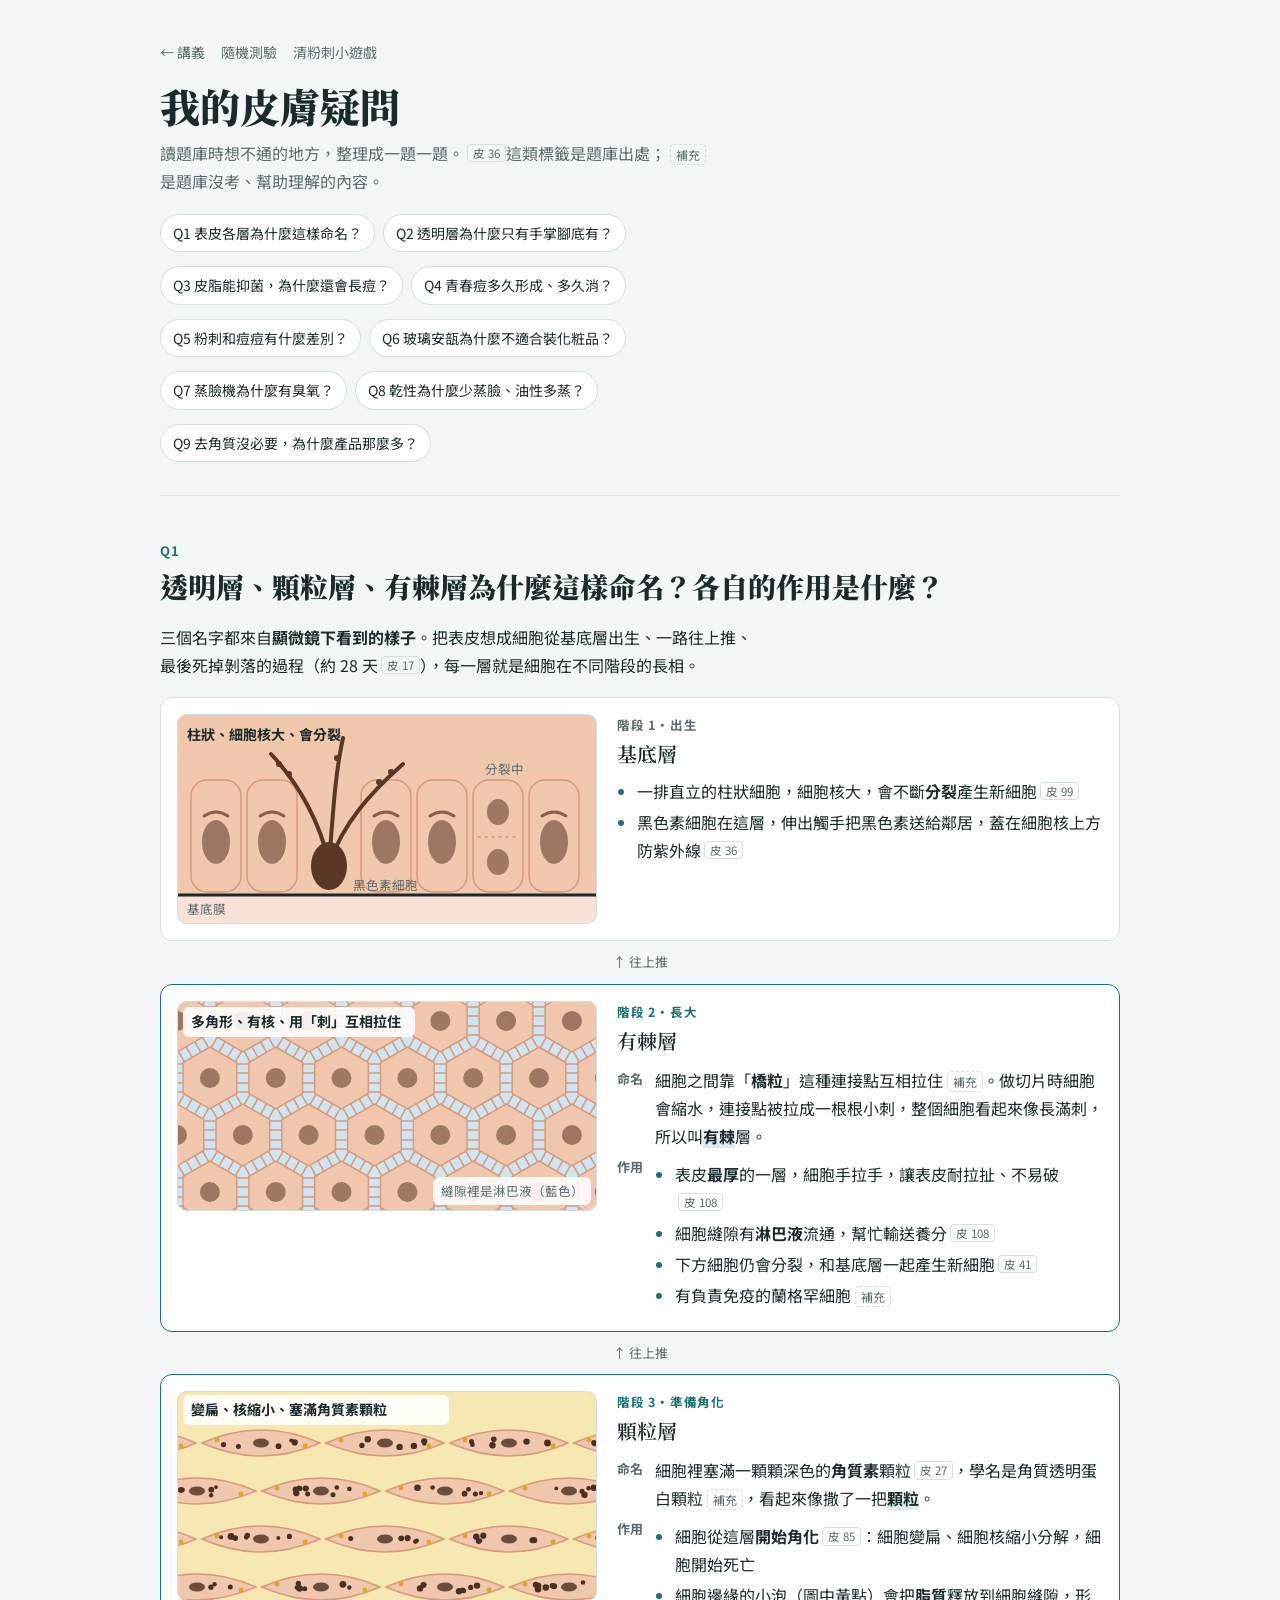
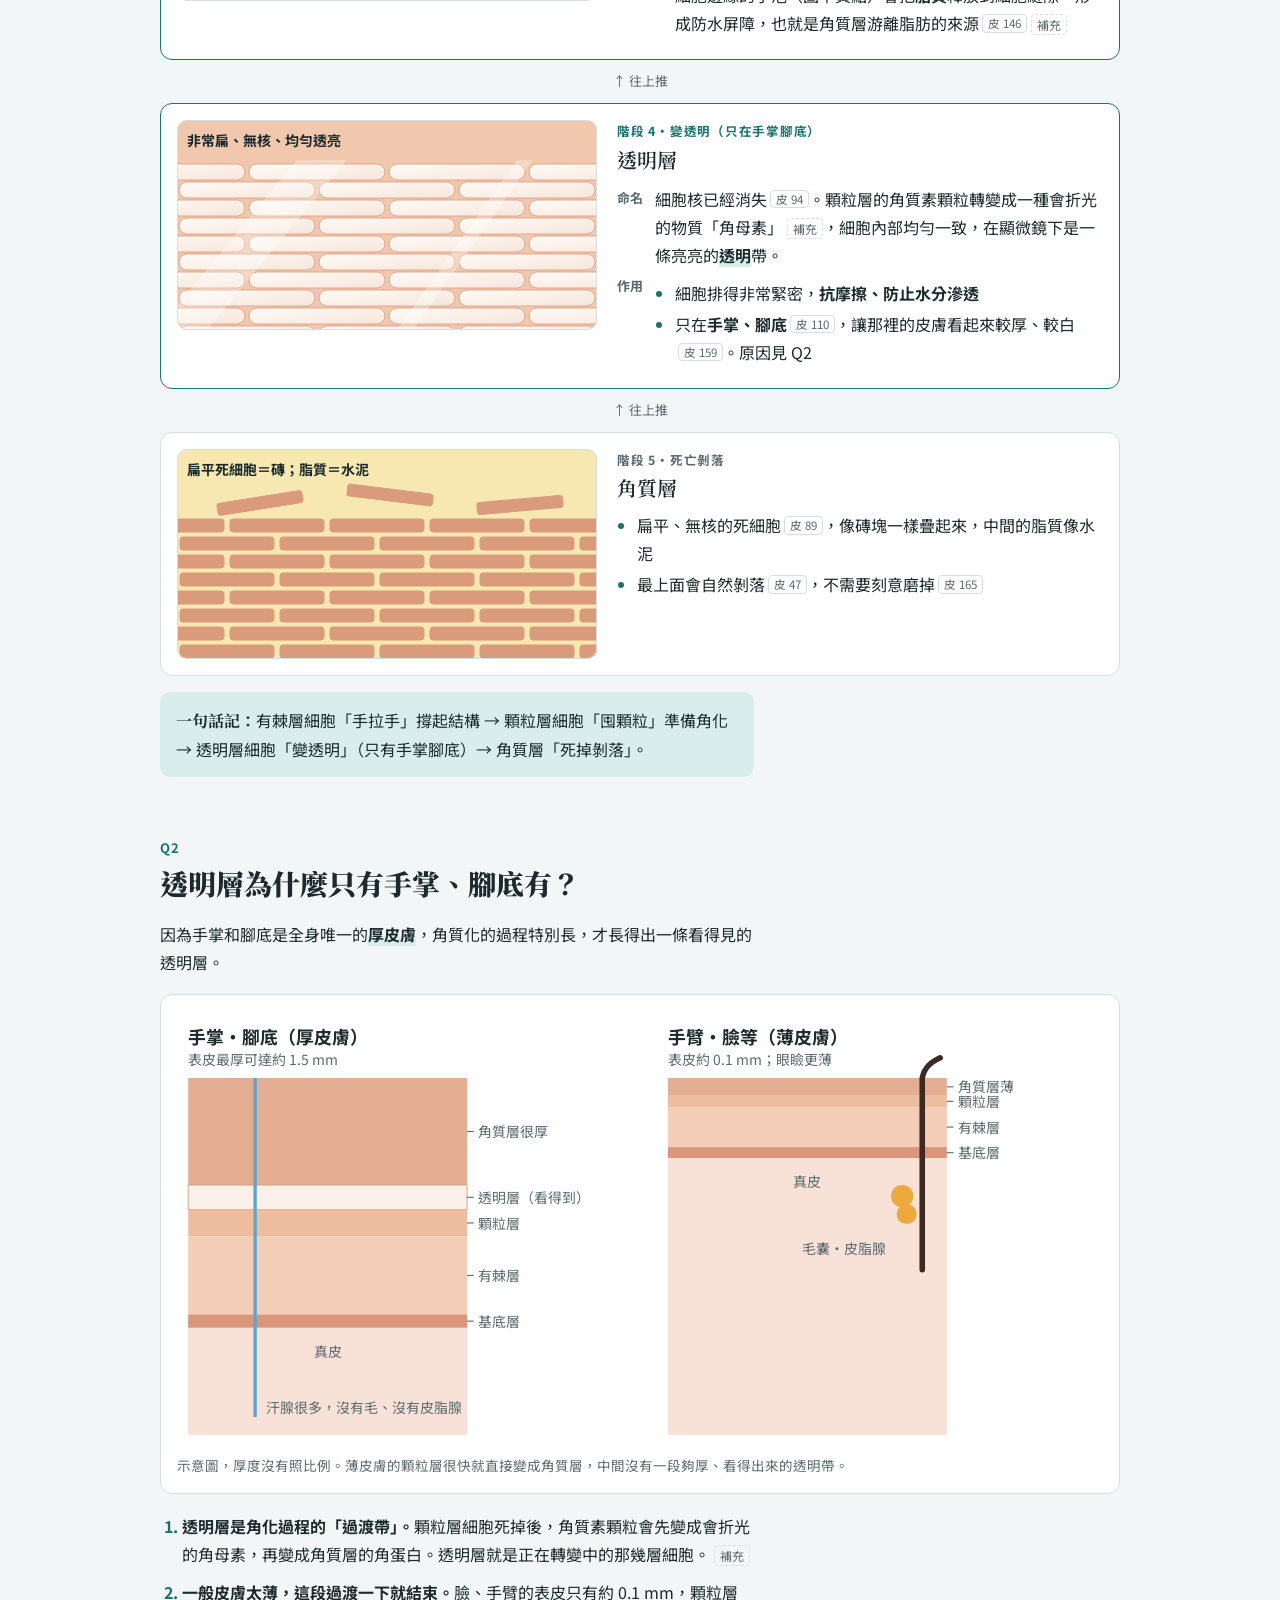
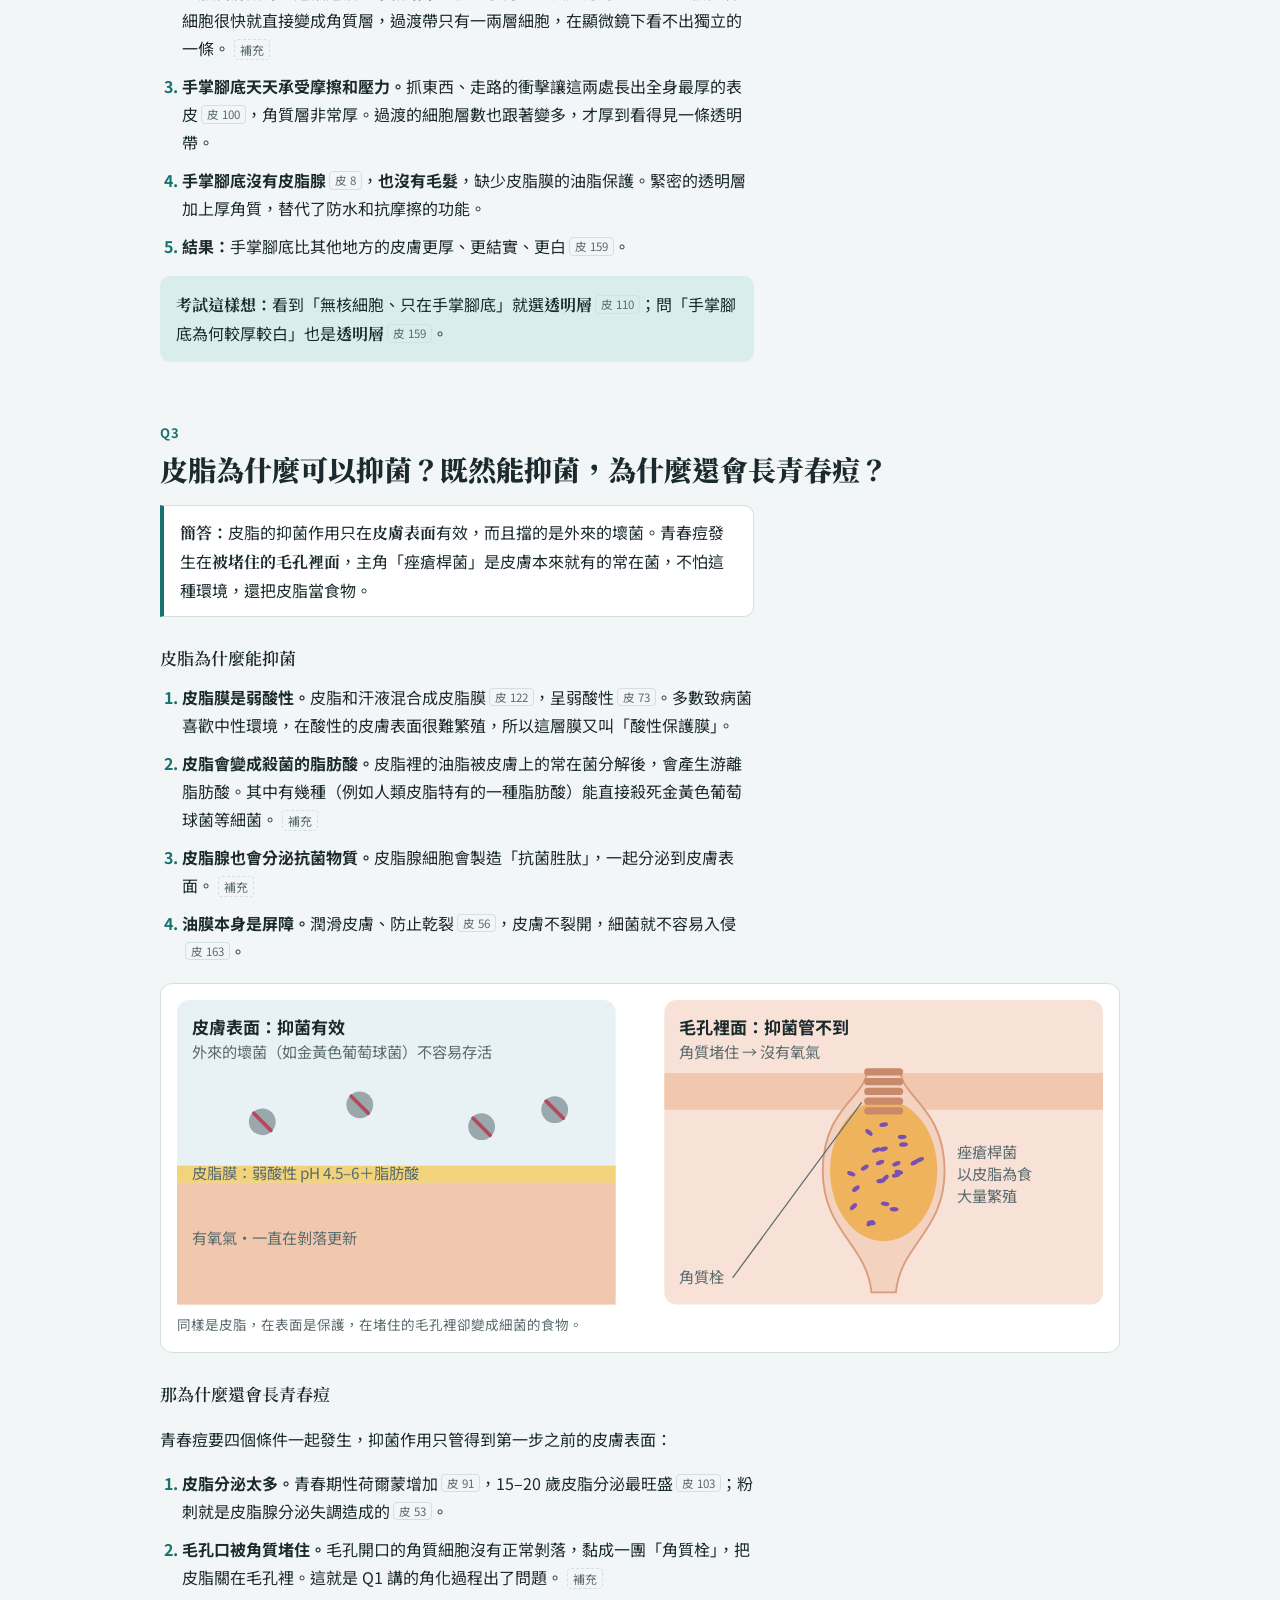
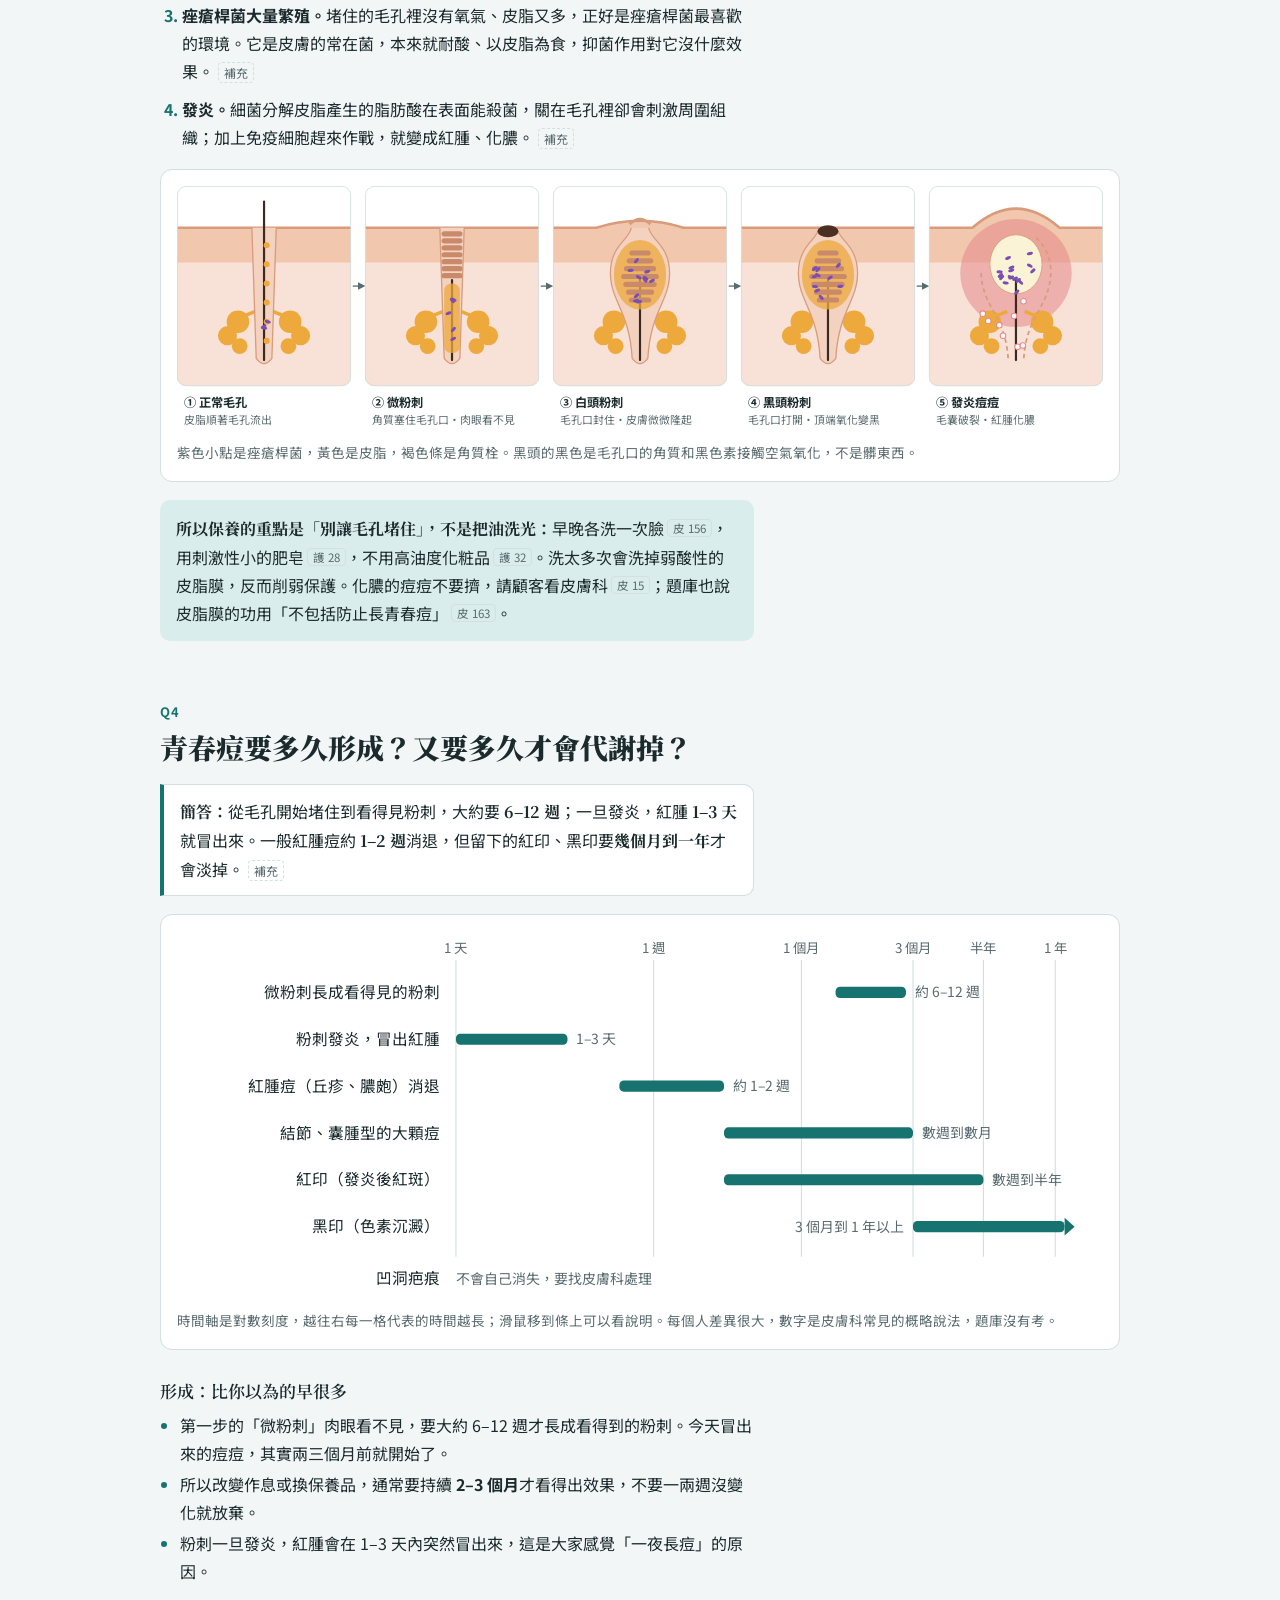
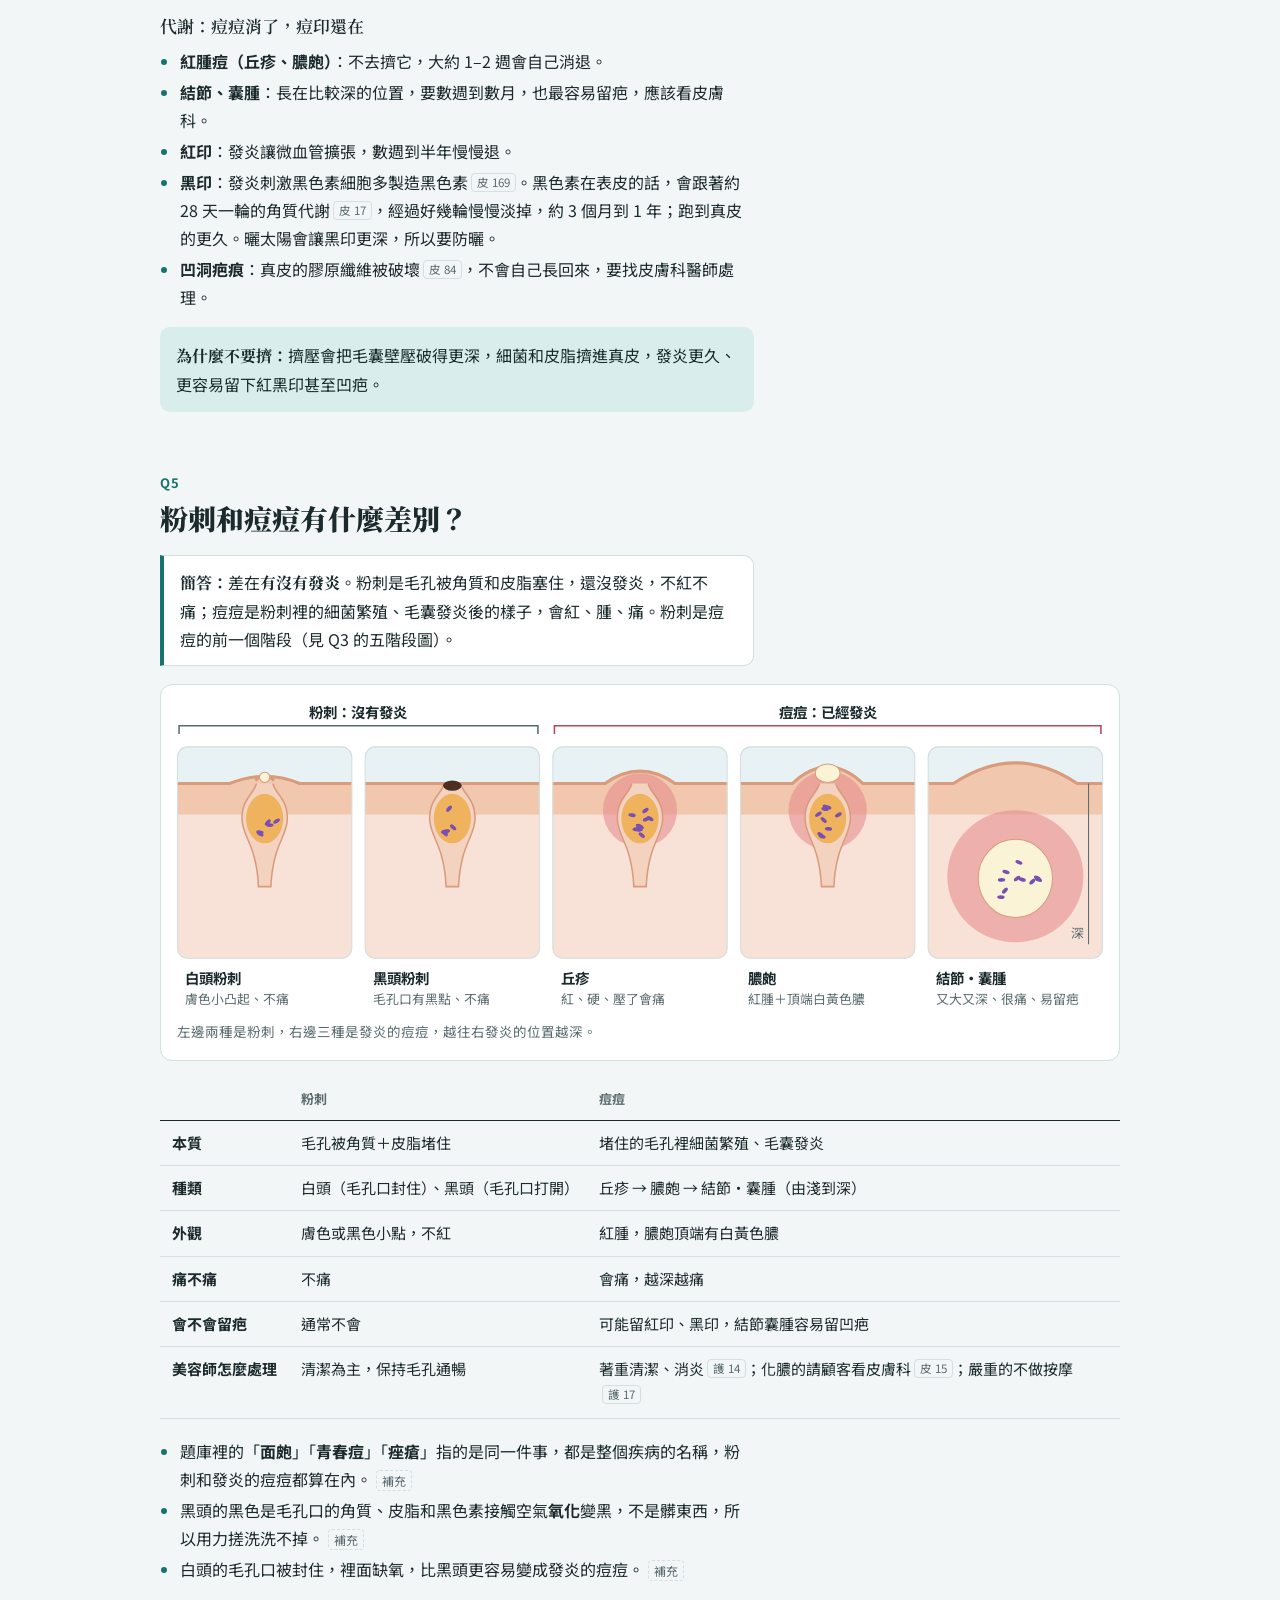
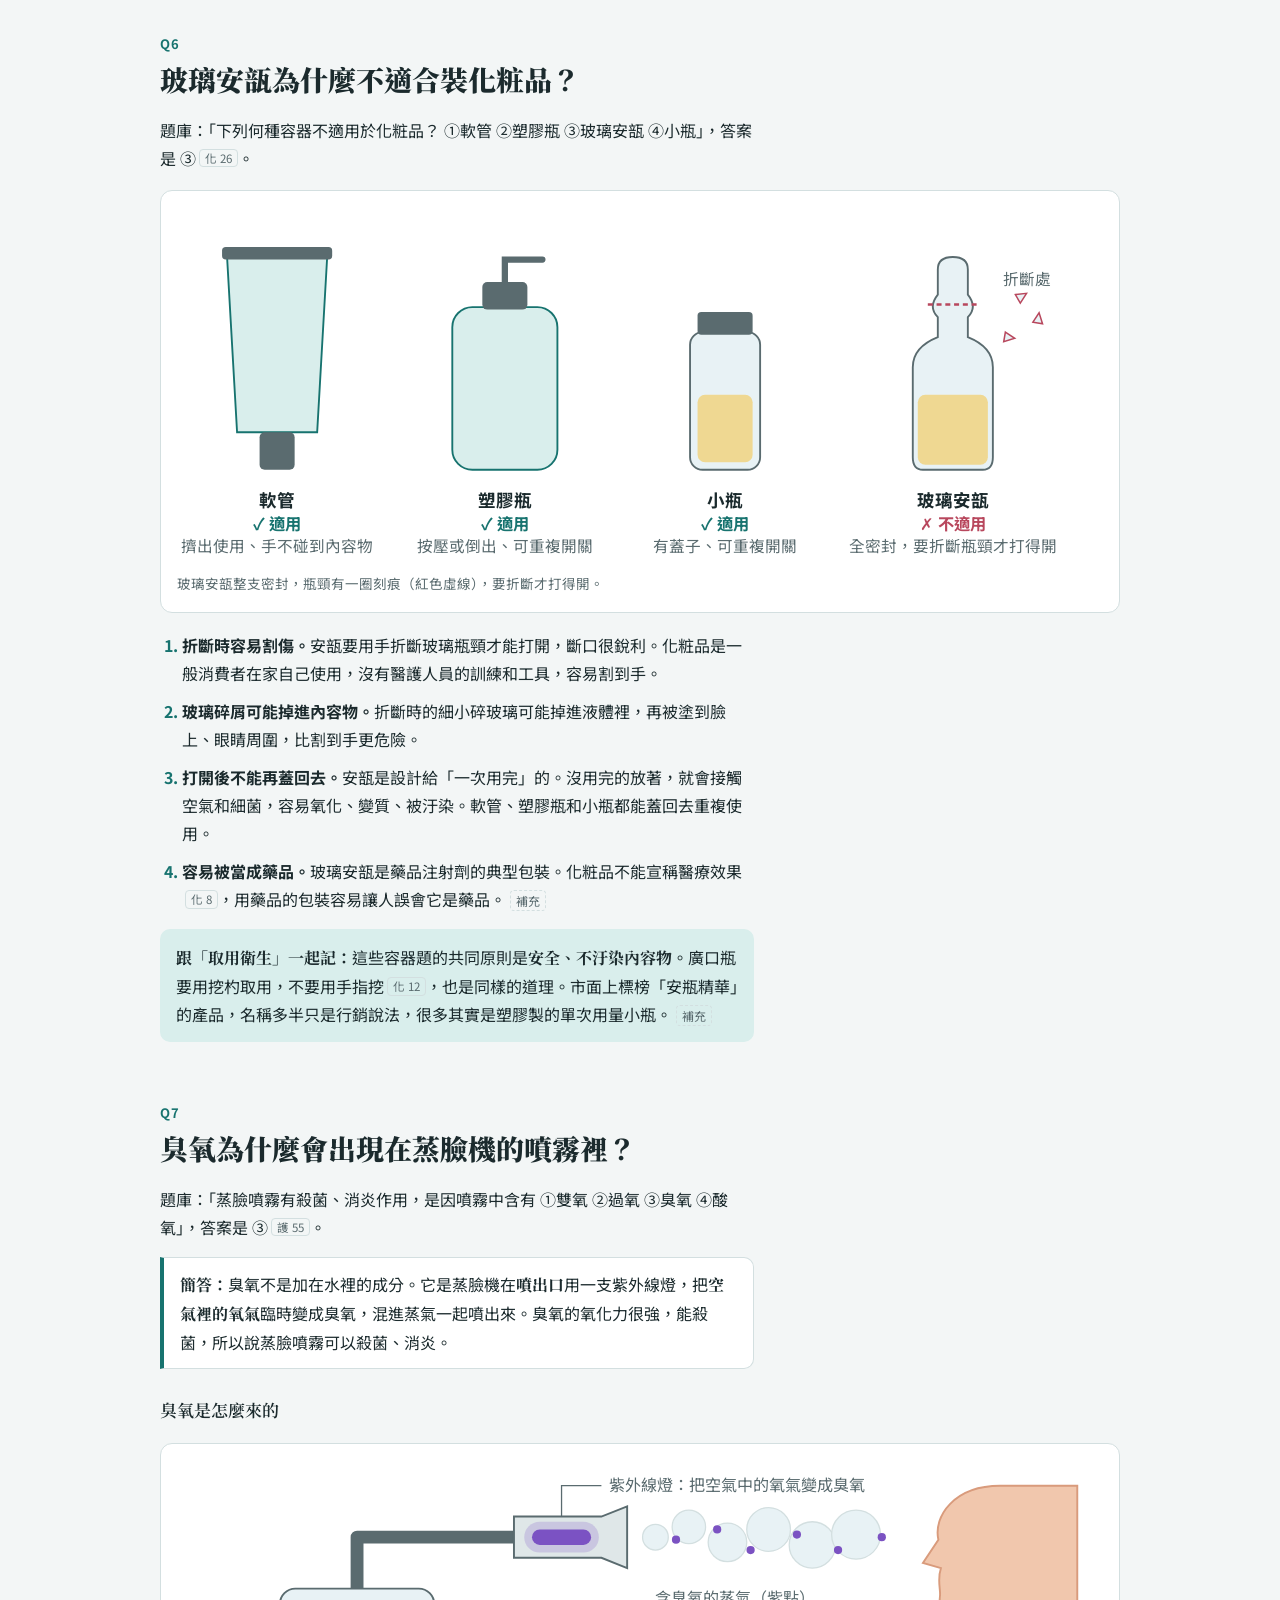
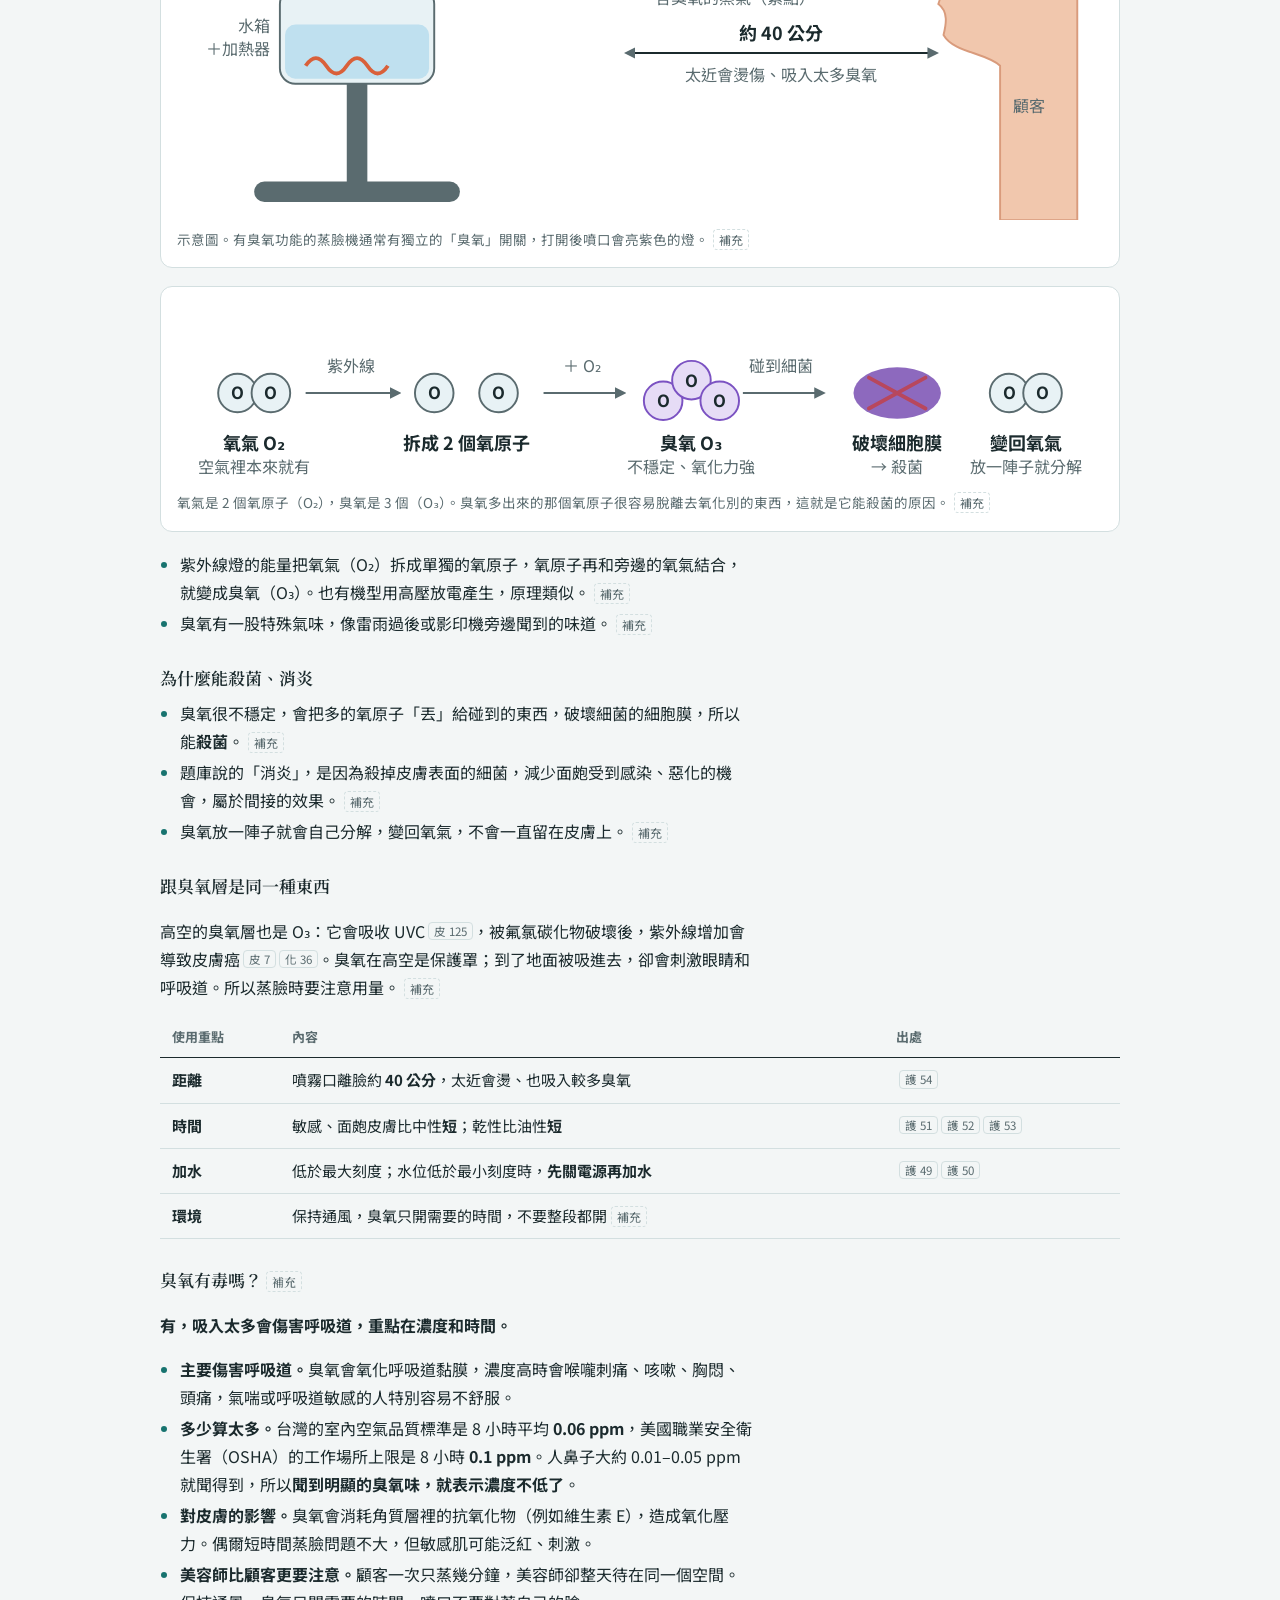
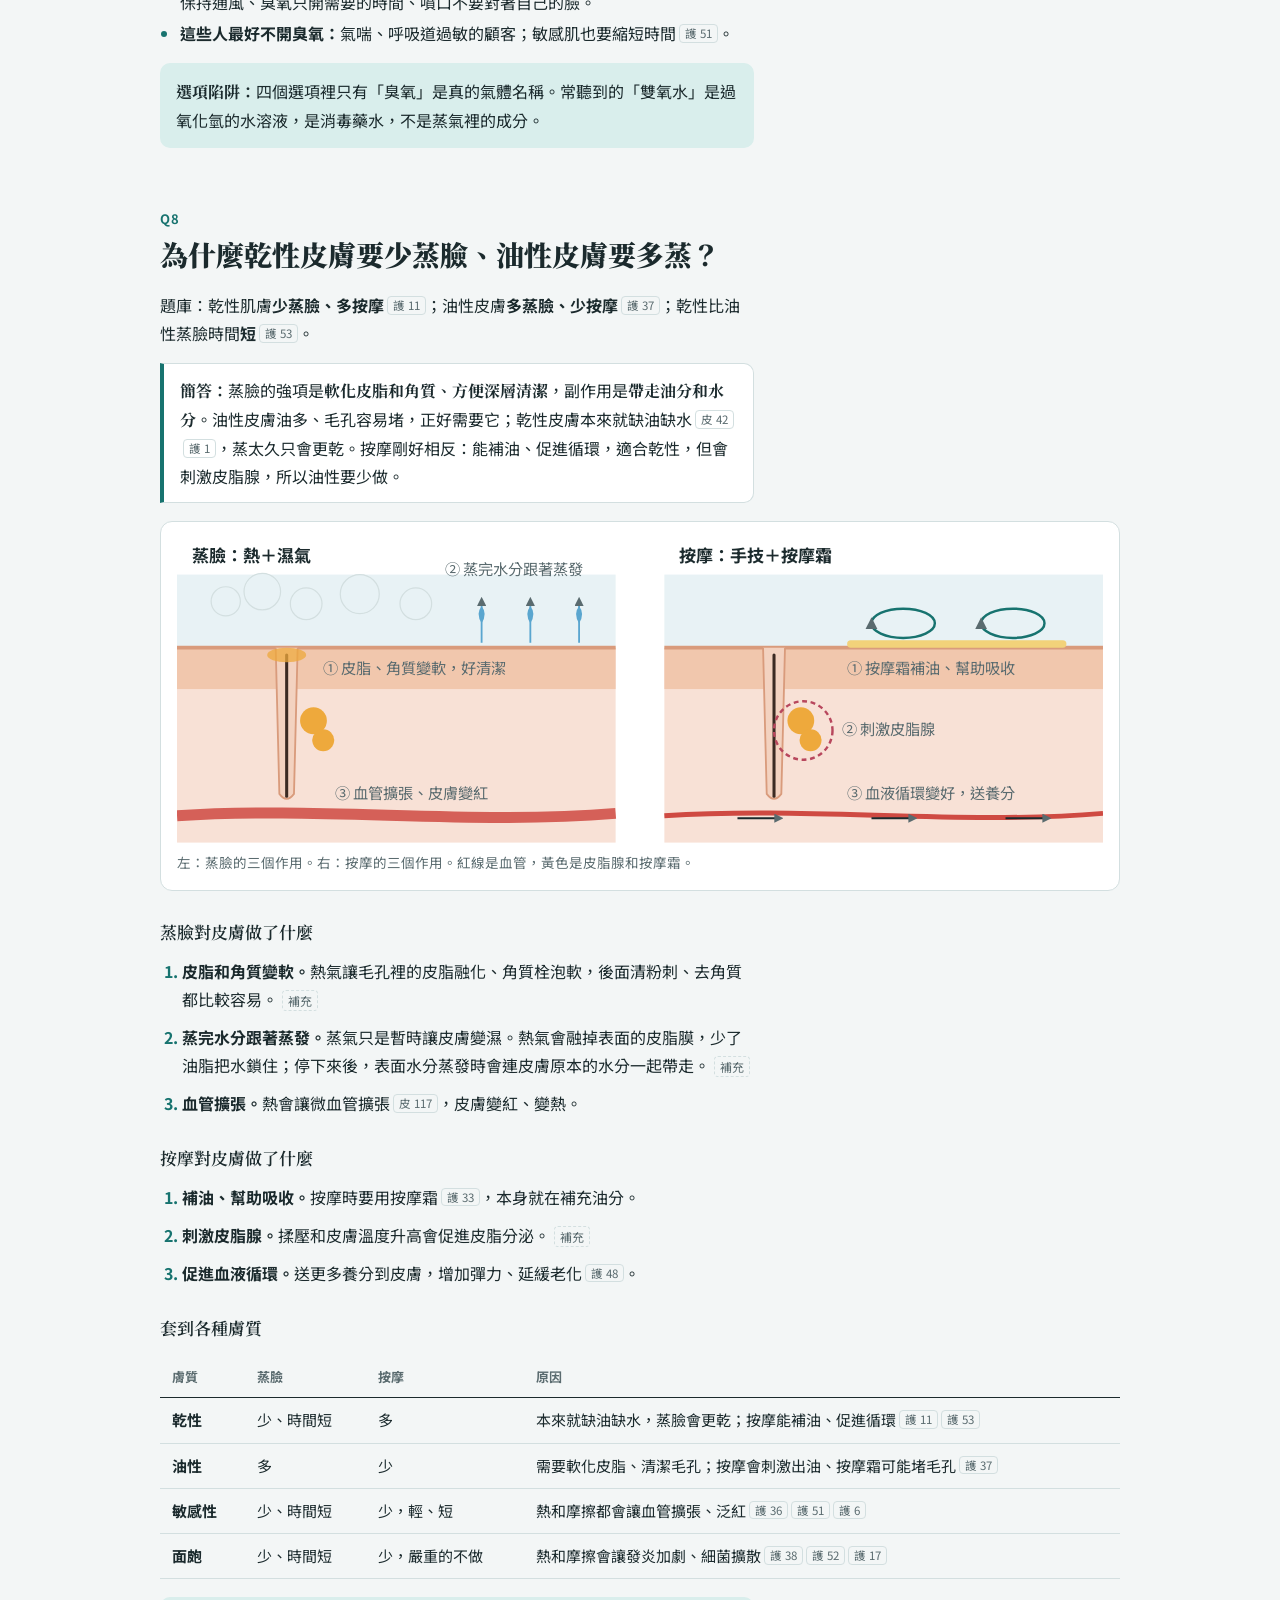
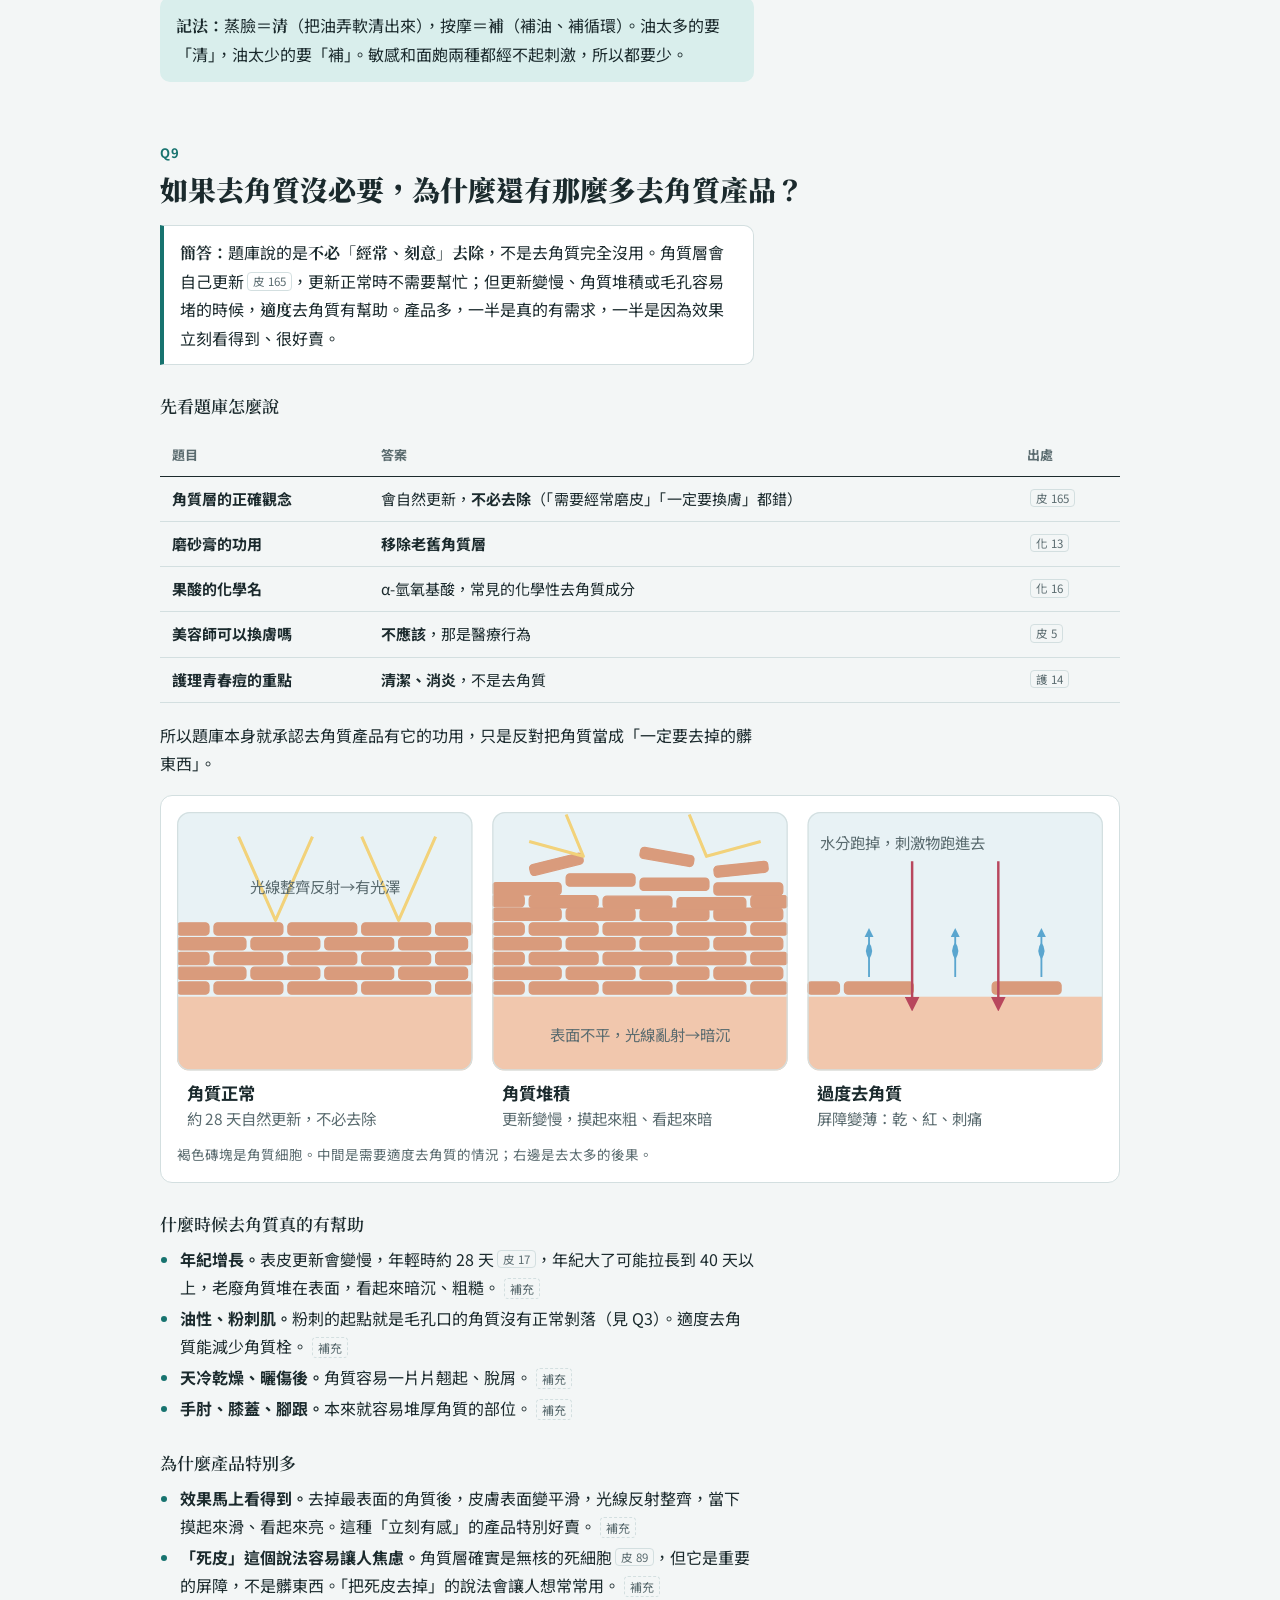
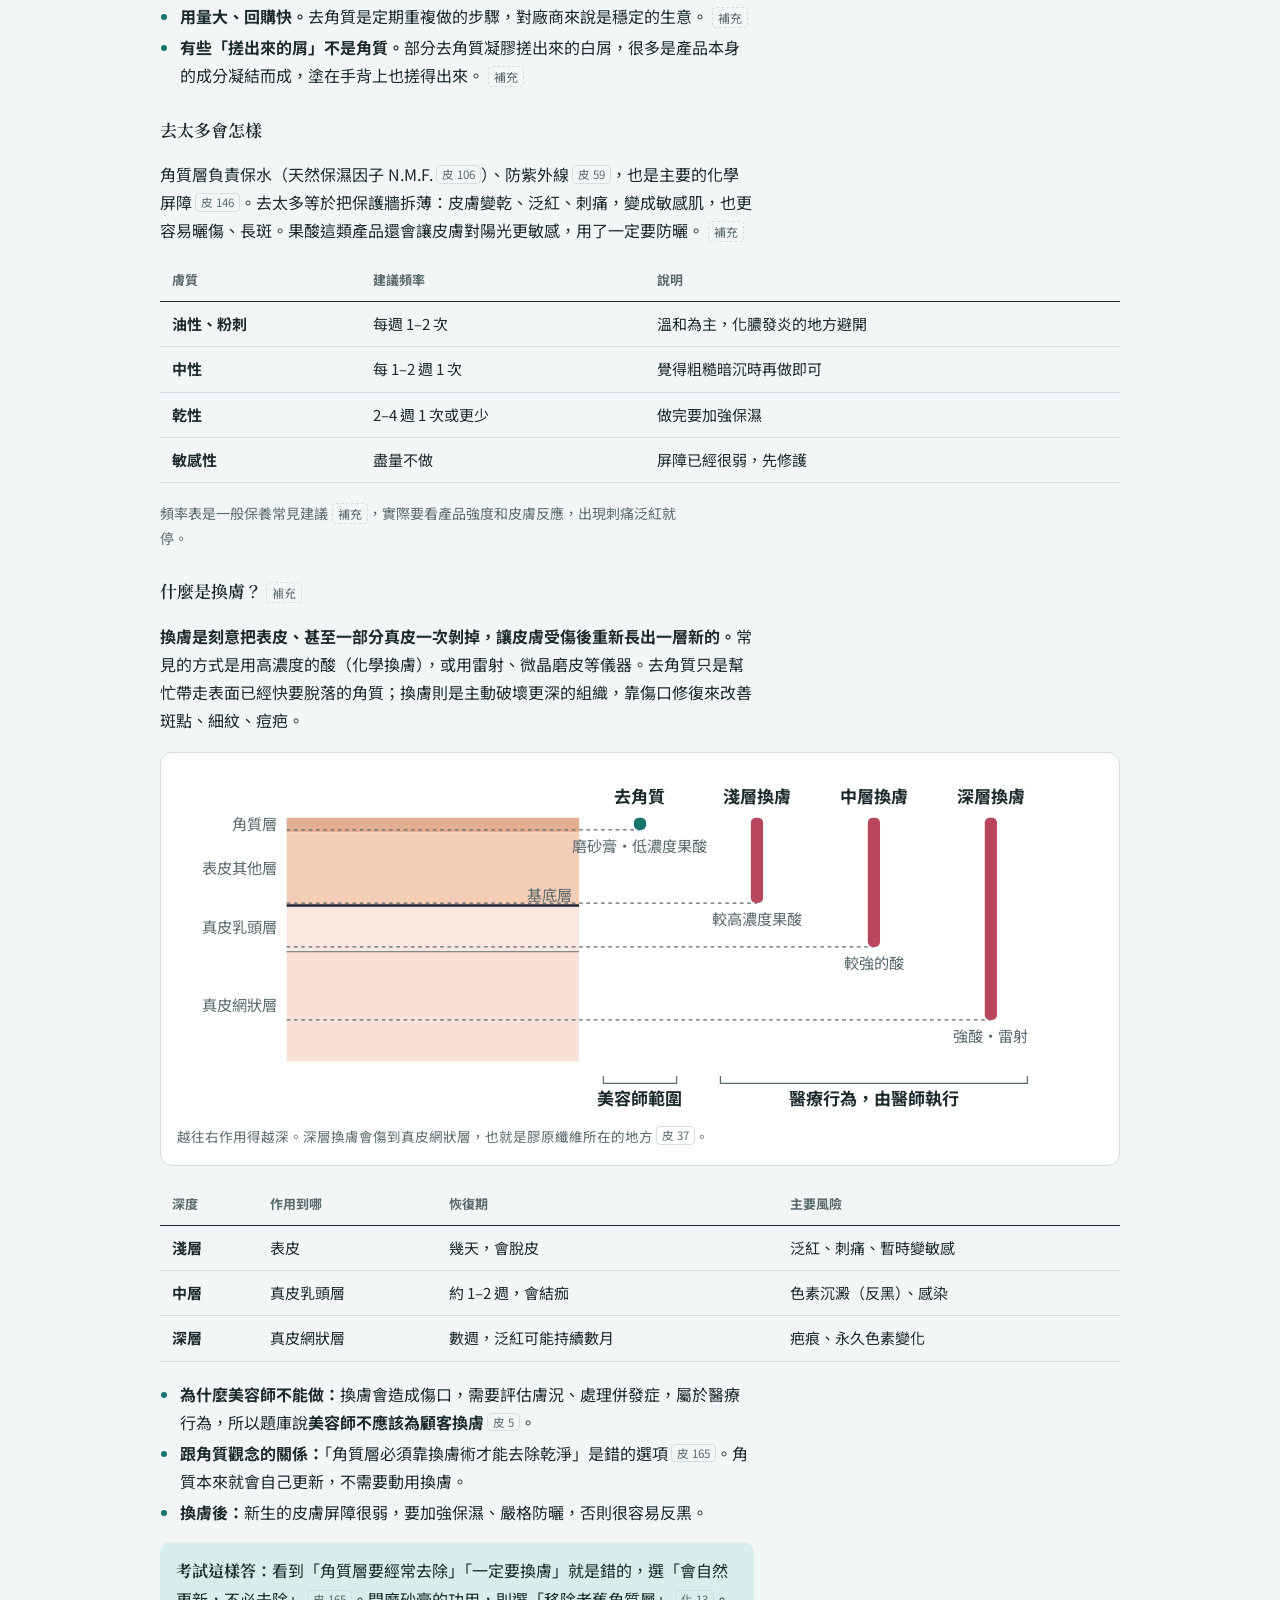
<file: notes/index.html>
<!doctype html>
<html lang="zh-Hant">
<head>
<meta charset="utf-8">
<meta name="viewport" content="width=device-width, initial-scale=1, viewport-fit=cover">
<title>我的皮膚疑問</title>
<link rel="preconnect" href="https://fonts.googleapis.com">
<link rel="preconnect" href="https://fonts.gstatic.com" crossorigin>
<link rel="stylesheet" href="https://fonts.googleapis.com/css2?family=Noto+Sans+TC:wght@400;500;700&family=Noto+Serif+TC:wght@600;900&display=swap">
<style>
/* Layout: a question-and-answer notebook — each question is a section; cell close-ups sit beside their explanation, stacking on phones. */
:root{
  --bg:#f3f6f6; --paper:#ffffff; --fg:#1b2a2d; --muted:#5a6b6f; --line:#d3dfe0;
  --accent:#17736f; --accent-soft:#d9eeec; --mark:#b8475d; --mark-soft:#f8e3e7;
  --epi:#f1c7ad; --corn:#d99b7c; --derm:#f8e1d6; --mel:#5b3825;
  --lymph:#cfe6f2; --lipid:#f7e7b0; --granule:#4a2f22; --lamellar:#e0a526;
  --glass:#f6e6db; --glass-hi:#fffaf6; --shine:#ffffff; --seb:#eea93c; --sweat:#5aa6cf; --hair:#3b2a22;
  --l-corn:#e4ae92; --l-luc:#fbf1ea; --l-gran:#eebc9f; --l-spin:#f3cdb6; --l-basal:#d9967a;
  --foll:#f3d2c0; --bug:#7a4fb3; --inflame:#e8898a; --pus:#fbf3d6; --keratin:#c98a6c; --air:#e8f2f5; --film:#f2d27a; --bad:#9aa7ab; --immune:#ffffff; --uv:#7b52c2; --uv-soft:#e6dcf6; --water:#bfe0ef; --heat:#d9603a; --device:#dfe7e8;
  --serif:"Noto Serif TC","Songti TC","PMingLiU",serif;
  --sans:"Noto Sans TC","PingFang TC","Microsoft JhengHei",system-ui,sans-serif;
}
@media (prefers-color-scheme: dark){:root:not([data-theme="light"]){
  --bg:#111a1c; --paper:#182326; --fg:#e2ebeb; --muted:#9db0b3; --line:#2b3b3e;
  --accent:#5fc6c0; --accent-soft:#1b3b3a; --mark:#f08ca0; --mark-soft:#3b2229;
  --epi:#8c5b48; --corn:#b67b60; --derm:#5a3f37; --mel:#1e100a;
  --lymph:#23455a; --lipid:#5a4b24; --granule:#1c0f09; --lamellar:#e0a526;
  --glass:#9a7462; --glass-hi:#c9a896; --shine:#ffffff; --seb:#d69638; --sweat:#63b3db; --hair:#e0cdbf;
  --l-corn:#a8715a; --l-luc:#c9a896; --l-gran:#8f5e4a; --l-spin:#7a4f3e; --l-basal:#5e3a2c;
  --foll:#744c3d; --bug:#c39af0; --inflame:#8e3b40; --pus:#d8cfa8; --keratin:#c08466; --air:#1d2c31; --film:#a88a36; --bad:#6d7b7f; --immune:#e8e8e8; --uv:#b99af2; --uv-soft:#3a2e55; --water:#2a5268; --heat:#f08a5a; --device:#2a3a3e;
  color-scheme:dark }}
:root[data-theme="dark"]{
  --bg:#111a1c; --paper:#182326; --fg:#e2ebeb; --muted:#9db0b3; --line:#2b3b3e;
  --accent:#5fc6c0; --accent-soft:#1b3b3a; --mark:#f08ca0; --mark-soft:#3b2229;
  --epi:#8c5b48; --corn:#b67b60; --derm:#5a3f37; --mel:#1e100a;
  --lymph:#23455a; --lipid:#5a4b24; --granule:#1c0f09; --lamellar:#e0a526;
  --glass:#9a7462; --glass-hi:#c9a896; --shine:#ffffff; --seb:#d69638; --sweat:#63b3db; --hair:#e0cdbf;
  --l-corn:#a8715a; --l-luc:#c9a896; --l-gran:#8f5e4a; --l-spin:#7a4f3e; --l-basal:#5e3a2c;
  --foll:#744c3d; --bug:#c39af0; --inflame:#8e3b40; --pus:#d8cfa8; --keratin:#c08466; --air:#1d2c31; --film:#a88a36; --bad:#6d7b7f; --immune:#e8e8e8; --uv:#b99af2; --uv-soft:#3a2e55; --water:#2a5268; --heat:#f08a5a; --device:#2a3a3e;
  color-scheme:dark }
*{box-sizing:border-box}
body{margin:0;background:var(--bg);color:var(--fg);font-family:var(--sans);font-size:16px;line-height:1.75;padding-inline:16px;padding-block:0 64px}
.wrap{max-width:960px;margin:0 auto}
header{padding-block:40px 24px;border-bottom:1px solid var(--line);margin-bottom:8px}
.crumbs{display:flex;gap:16px;font-size:14px}
.crumbs a{color:var(--muted);text-decoration:none}
.crumbs a:hover{color:var(--accent)}
h1{font-family:var(--serif);font-weight:900;font-size:clamp(28px,5vw,40px);line-height:1.25;margin:.4em 0 .2em;text-wrap:balance}
.sub{color:var(--muted);margin:0;max-width:62ch}
.toc{display:flex;flex-wrap:wrap;gap:8px;margin-top:16px;padding:0;list-style:none}
.toc a{display:inline-block;padding:6px 12px;border:1px solid var(--line);border-radius:999px;color:var(--fg);text-decoration:none;font-size:14px;background:var(--paper)}
.toc a:hover{border-color:var(--accent)}

section.qa{padding-block:36px 8px;scroll-margin-top:12px}
.qlabel{font-size:13px;font-weight:700;letter-spacing:.1em;color:var(--accent)}
h2{font-family:var(--serif);font-weight:900;font-size:clamp(22px,3.4vw,28px);line-height:1.35;margin:.2em 0 .6em;text-wrap:balance}
h3{font-family:var(--serif);font-weight:600;font-size:20px;margin:0 0 4px}
p,ul{max-width:66ch}
ul{padding-left:1.25em;margin:6px 0}
li{margin:3px 0}
li::marker{color:var(--accent)}
.hl{background:linear-gradient(transparent 58%,var(--accent-soft) 58%);font-weight:700}
.q{display:inline-block;font-size:11.5px;line-height:1;padding:3px 5px 2px;border-radius:4px;border:1px solid var(--line);color:var(--muted);vertical-align:2px;margin-left:3px;white-space:nowrap}
.extra{font-size:12px;color:var(--muted);border:1px dashed var(--line);border-radius:4px;padding:1px 5px;margin-left:4px;white-space:nowrap}

.journey{display:grid;gap:14px;margin-top:18px}
.layer{display:grid;grid-template-columns:minmax(0,420px) minmax(0,1fr);gap:20px;align-items:start;background:var(--paper);border:1px solid var(--line);border-radius:12px;padding:16px}
.layer.focus{border-color:var(--accent)}
.layer svg{display:block;width:100%;height:auto}
.layer .body{min-width:0}
.step{font-size:12.5px;font-weight:700;color:var(--muted);letter-spacing:.06em}
.layer.focus .step{color:var(--accent)}
.kv{display:grid;grid-template-columns:auto 1fr;gap:4px 12px;margin:8px 0 0}
.kv dt{font-size:13px;font-weight:700;color:var(--muted);padding-top:2px;white-space:nowrap}
.kv dd{margin:0}
.up{text-align:center;color:var(--muted);font-size:13px;margin:-4px 0}
@media (max-width:760px){.layer{grid-template-columns:minmax(0,1fr)}}

figure{margin:18px 0;background:var(--paper);border:1px solid var(--line);border-radius:12px;padding:16px}
figure .scroll{overflow-x:auto}
figure svg{display:block;width:100%;height:auto;min-width:600px}
figcaption{font-size:13.5px;color:var(--muted);margin-top:8px}
ol.reasons{max-width:66ch;padding-left:1.4em;margin:10px 0}
ol.reasons li{margin:10px 0}
ol.reasons li::marker{font-weight:700;color:var(--accent)}
.box{background:var(--accent-soft);border-radius:10px;padding:14px 16px;max-width:66ch;margin:16px 0}
.box b{font-family:var(--serif)}
footer{margin-top:40px;font-size:13px;color:var(--muted);border-top:1px solid var(--line);padding-top:14px}

/* svg */
svg text{font-family:var(--sans);fill:var(--fg)}
.t{font-size:14px;font-weight:700}
.t-b{font-size:16px;font-weight:700}
.t-s{font-size:12.5px;fill:var(--muted)}
.frame{fill:none;stroke:var(--line)}
.tag-bg{fill:var(--paper);opacity:.88}
.bg-cell{fill:var(--epi)} .bg-derm{fill:var(--derm)} .bg-lymph{fill:var(--lymph)} .bg-lipid{fill:var(--lipid)}
.cell{fill:var(--epi);stroke:var(--corn);stroke-width:1.5}
.nuc{fill:var(--mel);opacity:.55}
.nuc-dying{fill:var(--granule);opacity:.8}
.cap{fill:none;stroke:var(--mel);stroke-width:3;stroke-linecap:round;opacity:.7}
.split{stroke:var(--corn);stroke-width:1.5;stroke-dasharray:4 3}
.mel{fill:var(--mel)} .dendrite{fill:none;stroke:var(--mel);stroke-width:4;stroke-linecap:round}
.membrane{stroke:var(--fg);stroke-width:3}
.spine{stroke:var(--corn);stroke-width:1.6;stroke-linecap:round}
.granule{fill:var(--granule)} .lamellar{fill:var(--lamellar)}
.glass{stroke:var(--corn);stroke-width:.8}
.shine{fill:var(--shine);opacity:.28}
.corneo{fill:var(--corn);stroke:var(--corn);stroke-width:1}
.l-corn{fill:var(--l-corn)} .l-luc{fill:var(--l-luc);stroke:var(--corn);stroke-width:.8} .l-gran{fill:var(--l-gran)} .l-spin{fill:var(--l-spin)} .l-basal{fill:var(--l-basal)}
.lead{stroke:var(--muted);stroke-width:1;fill:none}
.hair{fill:none;stroke:var(--hair);stroke-width:5;stroke-linecap:round}
.sebum{fill:var(--seb)} .sweat{fill:none;stroke:var(--sweat);stroke-width:3}
.surface{fill:none;stroke:var(--corn);stroke-width:3}
.inflame{fill:var(--inflame);opacity:.55}
.duct{stroke:var(--seb);stroke-width:4}
.foll{fill:var(--foll);stroke:var(--corn);stroke-width:1.5}
.foll-broken{fill:none;stroke:var(--corn);stroke-width:2;stroke-dasharray:5 4}
.pus{fill:var(--pus);stroke:var(--corn);stroke-width:1}
.hairline{stroke:var(--hair);stroke-width:2.5;stroke-linecap:round}
.sebum-drop{fill:var(--seb)} .sebum-fill{fill:var(--seb);opacity:.75}
.keratin{fill:var(--keratin)}
.bug{fill:var(--bug)}
.closed{fill:none;stroke:var(--corn);stroke-width:3}
.blackhead{fill:var(--granule)}
.immune{fill:var(--immune);stroke:var(--inflame);stroke-width:1.2}
.arrow{stroke:var(--muted);stroke-width:1.5} .arrowhead{fill:var(--muted)}
.bg-air{fill:var(--air)} .film{fill:var(--film)}
.bad{fill:var(--bad)} .nope{stroke:var(--mark);stroke-width:3;stroke-linecap:round}
.grid{stroke:var(--line);stroke-width:1}
.axis{font-size:12px;fill:var(--muted);font-variant-numeric:tabular-nums}
.row{font-size:14px;fill:var(--fg)}
.val{font-size:12.5px;fill:var(--muted)}
.bar{fill:var(--accent)}
.hit{fill:transparent}
.mark:hover .bar{filter:brightness(1.15)}
.answer{background:var(--paper);border:1px solid var(--line);border-left:4px solid var(--accent);border-radius:0 10px 10px 0;padding:12px 16px;max-width:66ch;margin:12px 0 18px}
.answer b{font-family:var(--serif)}
h4{font-size:17px;margin:26px 0 6px;font-family:var(--serif);font-weight:600}
.brk-calm{fill:none;stroke:var(--muted);stroke-width:1.5}
.brk-hot{fill:none;stroke:var(--mark);stroke-width:1.5}
.c-plastic{fill:var(--accent-soft);stroke:var(--accent);stroke-width:1.5}
.c-seal,.c-cap{fill:var(--muted)}
.c-pump{fill:none;stroke:var(--muted);stroke-width:5;stroke-linecap:round}
.c-glass{fill:var(--air);stroke:var(--muted);stroke-width:1.5}
.c-liquid{fill:var(--film);opacity:.8}
.c-snap{stroke:var(--mark);stroke-width:2;stroke-dasharray:4 3}
.c-shard{fill:var(--air);stroke:var(--mark);stroke-width:1.2}
.ok{font-size:13px;font-weight:700;fill:var(--accent)} .ng{font-size:13px;font-weight:700;fill:var(--mark)}
.tbl{overflow-x:auto;margin:14px 0 18px}
table{border-collapse:collapse;width:100%;min-width:520px;font-size:15px}
th,td{text-align:left;vertical-align:top;padding:9px 12px;border-bottom:1px solid var(--line)}
th{font-size:13px;color:var(--muted);border-bottom:1.5px solid var(--fg)}
td:first-child{font-weight:700;white-space:nowrap}
.water{fill:var(--water)} .heater{fill:none;stroke:var(--heat);stroke-width:3}
.arm{fill:none;stroke:var(--muted);stroke-width:10;stroke-linejoin:round}
.nozzle{fill:var(--device);stroke:var(--muted);stroke-width:1.5}
.uvlamp{fill:var(--uv)} .uvglow{fill:var(--uv);opacity:.22}
.steam{fill:var(--air);stroke:var(--line);stroke-width:1}
.o3dot{fill:var(--uv)}
.face{fill:var(--face, var(--epi));stroke:var(--corn);stroke-width:1.5}
.dim{stroke:var(--fg);stroke-width:1.5;fill:none}
.o-atom{fill:var(--air);stroke:var(--muted);stroke-width:1.5} .o3{fill:var(--uv-soft);stroke:var(--uv)}
.atom-t{font-size:13px;font-weight:700;fill:var(--fg)}
.bug-big{fill:var(--bug);opacity:.85}
.vessel{fill:none;stroke:var(--art, #cf4a42);stroke-width:4}
.vessel-wide{fill:none;stroke:var(--art, #cf4a42);stroke-width:9;opacity:.85}
.evap{stroke:var(--sweat);stroke-width:1.5;fill:none}
.drop{fill:var(--sweat)}
.rub{fill:none;stroke:var(--accent);stroke-width:2}
.cream{fill:var(--film)}
.flow{stroke:var(--fg);stroke-width:1.5;fill:none}
.stim{fill:none;stroke:var(--mark);stroke-width:2;stroke-dasharray:4 3}
.ray{fill:none;stroke:var(--film);stroke-width:2.5;stroke-linejoin:round}
.in{stroke:var(--mark);stroke-width:2;fill:none} .in-head{fill:var(--mark)}
.l-derm-top{fill:var(--derm);opacity:.75} .l-derm{fill:var(--derm)}
.membrane-thin{stroke:var(--fg);stroke-width:2}
.depthline{stroke:var(--muted);stroke-width:1;stroke-dasharray:3 3}
.bar-mild{fill:var(--accent)} .bar-peel{fill:var(--mark)}
.divider{stroke:var(--muted);stroke-width:1;fill:none}
a:focus-visible{outline:2px solid var(--accent);outline-offset:2px;border-radius:4px}
</style>

</head>
<body>
<div class="wrap">
  <header>
    <nav class="crumbs"><a href="../">← 講義</a><a href="../quiz/">隨機測驗</a><a href="../game/">清粉刺小遊戲</a></nav>
    <h1>我的皮膚疑問</h1>
    <p class="sub">讀題庫時想不通的地方，整理成一題一題。<span class="q">皮 36</span>這類標籤是題庫出處；<span class="extra">補充</span>是題庫沒考、幫助理解的內容。</p>
    <ul class="toc">
      <li><a href="#layers">Q1 表皮各層為什麼這樣命名？</a></li>
      <li><a href="#lucidum">Q2 透明層為什麼只有手掌腳底有？</a></li>
      <li><a href="#sebum">Q3 皮脂能抑菌，為什麼還會長痘？</a></li>
      <li><a href="#acne-time">Q4 青春痘多久形成、多久消？</a></li>
      <li><a href="#comedo">Q5 粉刺和痘痘有什麼差別？</a></li>
      <li><a href="#ampoule">Q6 玻璃安瓿為什麼不適合裝化粧品？</a></li>
      <li><a href="#ozone">Q7 蒸臉機為什麼有臭氧？</a></li>
      <li><a href="#steam">Q8 乾性為什麼少蒸臉、油性多蒸？</a></li>
      <li><a href="#exfoliate">Q9 去角質沒必要，為什麼產品那麼多？</a></li>
    </ul>
  </header>

  <section class="qa" id="layers">
    <div class="qlabel">Q1</div>
    <h2>透明層、顆粒層、有棘層為什麼這樣命名？各自的作用是什麼？</h2>
    <p>三個名字都來自<b>顯微鏡下看到的樣子</b>。把表皮想成細胞從基底層出生、一路往上推、最後死掉剝落的過程（約 28 天<span class="q">皮 17</span>），每一層就是細胞在不同階段的長相。</p>

    <div class="journey">
      <article class="layer">
        <svg viewBox="0 0 420 210" role="img" aria-label="基底層細胞"><defs><clipPath id="cp-basal"><rect x="0" y="0" width="420" height="210" rx="10"/></clipPath></defs><g clip-path="url(#cp-basal)"><rect width="420" height="210" class="bg-cell"/><rect y="182" width="420" height="28" class="bg-derm"/><rect x="14" y="66" width="50" height="112" rx="16" class="cell"/><ellipse cx="39" cy="128" rx="14" ry="22" class="nuc"/><path d="M27 102 Q 39 94 51 102" class="cap"/><rect x="70" y="66" width="50" height="112" rx="16" class="cell"/><ellipse cx="95" cy="128" rx="14" ry="22" class="nuc"/><path d="M83 102 Q 95 94 107 102" class="cap"/><rect x="184" y="66" width="50" height="112" rx="16" class="cell"/><ellipse cx="209" cy="128" rx="14" ry="22" class="nuc"/><path d="M197 102 Q 209 94 221 102" class="cap"/><rect x="240" y="66" width="50" height="112" rx="16" class="cell"/><ellipse cx="265" cy="128" rx="14" ry="22" class="nuc"/><path d="M253 102 Q 265 94 277 102" class="cap"/><rect x="296" y="66" width="50" height="112" rx="16" class="cell"/><ellipse cx="321" cy="98" rx="11" ry="13" class="nuc"/><ellipse cx="321" cy="148" rx="11" ry="13" class="nuc"/><line x1="300" y1="123" x2="342" y2="123" class="split"/><rect x="352" y="66" width="50" height="112" rx="16" class="cell"/><ellipse cx="377" cy="128" rx="14" ry="22" class="nuc"/><path d="M365 102 Q 377 94 389 102" class="cap"/><path d="M152 150 C 144 110, 122 70, 94 40" class="dendrite"/><path d="M152 150 C 156 100, 158 60, 166 24" class="dendrite"/><path d="M152 150 C 166 110, 192 80, 226 50" class="dendrite"/><ellipse cx="152" cy="152" rx="18" ry="24" class="mel"/><circle cx="112" cy="60" r="3" class="mel"/><circle cx="102" cy="50" r="3" class="mel"/><circle cx="160" cy="44" r="3" class="mel"/><circle cx="202" cy="68" r="3" class="mel"/><circle cx="214" cy="58" r="3" class="mel"/><line x1="0" y1="181" x2="420" y2="181" class="membrane"/><text x="10" y="200" class="t-s">基底膜</text><text x="176" y="176" class="t-s">黑色素細胞</text><text x="308" y="60" class="t-s">分裂中</text><text x="10" y="26" class="t">柱狀、細胞核大、會分裂</text></g><rect x="0.5" y="0.5" width="419" height="209" rx="10" class="frame"/></svg>
        <div class="body">
          <div class="step">階段 1・出生</div>
          <h3>基底層</h3>
          <ul>
            <li>一排直立的柱狀細胞，細胞核大，會不斷<b>分裂</b>產生新細胞<span class="q">皮 99</span></li>
            <li>黑色素細胞在這層，伸出觸手把黑色素送給鄰居，蓋在細胞核上方防紫外線<span class="q">皮 36</span></li>
          </ul>
        </div>
      </article>
      <div class="up">↑ 往上推</div>

      <article class="layer focus">
        <svg viewBox="0 0 420 210" role="img" aria-label="有棘層細胞"><defs><clipPath id="cp-spin"><rect x="0" y="0" width="420" height="210" rx="10"/></clipPath></defs><g clip-path="url(#cp-spin)"><rect width="420" height="210" class="bg-lymph"/><line x1="-9" y1="-51" x2="9" y2="-51" class="spine"/><line x1="-9" y1="-42" x2="9" y2="-42" class="spine"/><line x1="-9" y1="-32" x2="9" y2="-32" class="spine"/><line x1="-9" y1="-23" x2="9" y2="-23" class="spine"/><line x1="-32.7" y1="-9.3" x2="-41.7" y2="6.3" class="spine"/><line x1="-40.5" y1="-13.8" x2="-49.5" y2="1.8" class="spine"/><line x1="-49.2" y1="-18.8" x2="-58.2" y2="-3.2" class="spine"/><line x1="-57" y1="-23.3" x2="-66" y2="-7.7" class="spine"/><line x1="-8.8" y1="-23.3" x2="0.2" y2="-7.7" class="spine"/><line x1="-16.6" y1="-18.8" x2="-7.6" y2="-3.2" class="spine"/><line x1="-25.3" y1="-13.8" x2="-16.3" y2="1.8" class="spine"/><line x1="-33.1" y1="-9.3" x2="-24.1" y2="6.3" class="spine"/><line x1="56.8" y1="-51" x2="74.8" y2="-51" class="spine"/><line x1="56.8" y1="-42" x2="74.8" y2="-42" class="spine"/><line x1="56.8" y1="-32" x2="74.8" y2="-32" class="spine"/><line x1="56.8" y1="-23" x2="74.8" y2="-23" class="spine"/><line x1="33.1" y1="-9.3" x2="24.1" y2="6.3" class="spine"/><line x1="25.3" y1="-13.8" x2="16.3" y2="1.8" class="spine"/><line x1="16.6" y1="-18.8" x2="7.6" y2="-3.2" class="spine"/><line x1="8.8" y1="-23.3" x2="-0.2" y2="-7.7" class="spine"/><line x1="57" y1="-23.3" x2="66" y2="-7.7" class="spine"/><line x1="49.2" y1="-18.8" x2="58.2" y2="-3.2" class="spine"/><line x1="40.5" y1="-13.8" x2="49.5" y2="1.8" class="spine"/><line x1="32.7" y1="-9.3" x2="41.7" y2="6.3" class="spine"/><line x1="122.6" y1="-51" x2="140.6" y2="-51" class="spine"/><line x1="122.6" y1="-42" x2="140.6" y2="-42" class="spine"/><line x1="122.6" y1="-32" x2="140.6" y2="-32" class="spine"/><line x1="122.6" y1="-23" x2="140.6" y2="-23" class="spine"/><line x1="98.9" y1="-9.3" x2="89.9" y2="6.3" class="spine"/><line x1="91.1" y1="-13.8" x2="82.1" y2="1.8" class="spine"/><line x1="82.4" y1="-18.8" x2="73.4" y2="-3.2" class="spine"/><line x1="74.6" y1="-23.3" x2="65.6" y2="-7.7" class="spine"/><line x1="122.8" y1="-23.3" x2="131.8" y2="-7.7" class="spine"/><line x1="115" y1="-18.8" x2="124" y2="-3.2" class="spine"/><line x1="106.4" y1="-13.8" x2="115.4" y2="1.8" class="spine"/><line x1="98.6" y1="-9.3" x2="107.6" y2="6.3" class="spine"/><line x1="188.5" y1="-51" x2="206.5" y2="-51" class="spine"/><line x1="188.5" y1="-42" x2="206.5" y2="-42" class="spine"/><line x1="188.5" y1="-32" x2="206.5" y2="-32" class="spine"/><line x1="188.5" y1="-23" x2="206.5" y2="-23" class="spine"/><line x1="164.7" y1="-9.3" x2="155.7" y2="6.3" class="spine"/><line x1="156.9" y1="-13.8" x2="147.9" y2="1.8" class="spine"/><line x1="148.3" y1="-18.8" x2="139.3" y2="-3.2" class="spine"/><line x1="140.5" y1="-23.3" x2="131.5" y2="-7.7" class="spine"/><line x1="188.6" y1="-23.3" x2="197.6" y2="-7.7" class="spine"/><line x1="180.8" y1="-18.8" x2="189.8" y2="-3.2" class="spine"/><line x1="172.2" y1="-13.8" x2="181.2" y2="1.8" class="spine"/><line x1="164.4" y1="-9.3" x2="173.4" y2="6.3" class="spine"/><line x1="254.3" y1="-51" x2="272.3" y2="-51" class="spine"/><line x1="254.3" y1="-42" x2="272.3" y2="-42" class="spine"/><line x1="254.3" y1="-32" x2="272.3" y2="-32" class="spine"/><line x1="254.3" y1="-23" x2="272.3" y2="-23" class="spine"/><line x1="230.5" y1="-9.3" x2="221.5" y2="6.3" class="spine"/><line x1="222.7" y1="-13.8" x2="213.7" y2="1.8" class="spine"/><line x1="214.1" y1="-18.8" x2="205.1" y2="-3.2" class="spine"/><line x1="206.3" y1="-23.3" x2="197.3" y2="-7.7" class="spine"/><line x1="254.4" y1="-23.3" x2="263.4" y2="-7.7" class="spine"/><line x1="246.6" y1="-18.8" x2="255.6" y2="-3.2" class="spine"/><line x1="238" y1="-13.8" x2="247" y2="1.8" class="spine"/><line x1="230.2" y1="-9.3" x2="239.2" y2="6.3" class="spine"/><line x1="320.1" y1="-51" x2="338.1" y2="-51" class="spine"/><line x1="320.1" y1="-42" x2="338.1" y2="-42" class="spine"/><line x1="320.1" y1="-32" x2="338.1" y2="-32" class="spine"/><line x1="320.1" y1="-23" x2="338.1" y2="-23" class="spine"/><line x1="296.4" y1="-9.3" x2="287.4" y2="6.3" class="spine"/><line x1="288.6" y1="-13.8" x2="279.6" y2="1.8" class="spine"/><line x1="279.9" y1="-18.8" x2="270.9" y2="-3.2" class="spine"/><line x1="272.1" y1="-23.3" x2="263.1" y2="-7.7" class="spine"/><line x1="320.3" y1="-23.3" x2="329.3" y2="-7.7" class="spine"/><line x1="312.5" y1="-18.8" x2="321.5" y2="-3.2" class="spine"/><line x1="303.8" y1="-13.8" x2="312.8" y2="1.8" class="spine"/><line x1="296" y1="-9.3" x2="305" y2="6.3" class="spine"/><line x1="385.9" y1="-51" x2="403.9" y2="-51" class="spine"/><line x1="385.9" y1="-42" x2="403.9" y2="-42" class="spine"/><line x1="385.9" y1="-32" x2="403.9" y2="-32" class="spine"/><line x1="385.9" y1="-23" x2="403.9" y2="-23" class="spine"/><line x1="362.2" y1="-9.3" x2="353.2" y2="6.3" class="spine"/><line x1="354.4" y1="-13.8" x2="345.4" y2="1.8" class="spine"/><line x1="345.7" y1="-18.8" x2="336.7" y2="-3.2" class="spine"/><line x1="337.9" y1="-23.3" x2="328.9" y2="-7.7" class="spine"/><line x1="386.1" y1="-23.3" x2="395.1" y2="-7.7" class="spine"/><line x1="378.3" y1="-18.8" x2="387.3" y2="-3.2" class="spine"/><line x1="369.6" y1="-13.8" x2="378.6" y2="1.8" class="spine"/><line x1="361.8" y1="-9.3" x2="370.8" y2="6.3" class="spine"/><line x1="451.7" y1="-51" x2="469.7" y2="-51" class="spine"/><line x1="451.7" y1="-42" x2="469.7" y2="-42" class="spine"/><line x1="451.7" y1="-32" x2="469.7" y2="-32" class="spine"/><line x1="451.7" y1="-23" x2="469.7" y2="-23" class="spine"/><line x1="428" y1="-9.3" x2="419" y2="6.3" class="spine"/><line x1="420.2" y1="-13.8" x2="411.2" y2="1.8" class="spine"/><line x1="411.5" y1="-18.8" x2="402.5" y2="-3.2" class="spine"/><line x1="403.7" y1="-23.3" x2="394.7" y2="-7.7" class="spine"/><line x1="451.9" y1="-23.3" x2="460.9" y2="-7.7" class="spine"/><line x1="444.1" y1="-18.8" x2="453.1" y2="-3.2" class="spine"/><line x1="435.4" y1="-13.8" x2="444.4" y2="1.8" class="spine"/><line x1="427.6" y1="-9.3" x2="436.6" y2="6.3" class="spine"/><line x1="517.5" y1="-51" x2="535.5" y2="-51" class="spine"/><line x1="517.5" y1="-42" x2="535.5" y2="-42" class="spine"/><line x1="517.5" y1="-32" x2="535.5" y2="-32" class="spine"/><line x1="517.5" y1="-23" x2="535.5" y2="-23" class="spine"/><line x1="493.8" y1="-9.3" x2="484.8" y2="6.3" class="spine"/><line x1="486" y1="-13.8" x2="477" y2="1.8" class="spine"/><line x1="477.3" y1="-18.8" x2="468.3" y2="-3.2" class="spine"/><line x1="469.6" y1="-23.3" x2="460.6" y2="-7.7" class="spine"/><line x1="517.7" y1="-23.3" x2="526.7" y2="-7.7" class="spine"/><line x1="509.9" y1="-18.8" x2="518.9" y2="-3.2" class="spine"/><line x1="501.3" y1="-13.8" x2="510.3" y2="1.8" class="spine"/><line x1="493.5" y1="-9.3" x2="502.5" y2="6.3" class="spine"/><line x1="559.6" y1="-9.3" x2="550.6" y2="6.3" class="spine"/><line x1="551.8" y1="-13.8" x2="542.8" y2="1.8" class="spine"/><line x1="543.2" y1="-18.8" x2="534.2" y2="-3.2" class="spine"/><line x1="535.4" y1="-23.3" x2="526.4" y2="-7.7" class="spine"/><line x1="-41.9" y1="6" x2="-23.9" y2="6" class="spine"/><line x1="-41.9" y1="15" x2="-23.9" y2="15" class="spine"/><line x1="-41.9" y1="25" x2="-23.9" y2="25" class="spine"/><line x1="-41.9" y1="34" x2="-23.9" y2="34" class="spine"/><line x1="-41.7" y1="33.7" x2="-32.7" y2="49.3" class="spine"/><line x1="-49.5" y1="38.2" x2="-40.5" y2="53.8" class="spine"/><line x1="-58.2" y1="43.2" x2="-49.2" y2="58.8" class="spine"/><line x1="-66" y1="47.7" x2="-57" y2="63.3" class="spine"/><line x1="23.9" y1="6" x2="41.9" y2="6" class="spine"/><line x1="23.9" y1="15" x2="41.9" y2="15" class="spine"/><line x1="23.9" y1="25" x2="41.9" y2="25" class="spine"/><line x1="23.9" y1="34" x2="41.9" y2="34" class="spine"/><line x1="0.2" y1="47.7" x2="-8.8" y2="63.3" class="spine"/><line x1="-7.6" y1="43.2" x2="-16.6" y2="58.8" class="spine"/><line x1="-16.3" y1="38.2" x2="-25.3" y2="53.8" class="spine"/><line x1="-24.1" y1="33.7" x2="-33.1" y2="49.3" class="spine"/><line x1="24.1" y1="33.7" x2="33.1" y2="49.3" class="spine"/><line x1="16.3" y1="38.2" x2="25.3" y2="53.8" class="spine"/><line x1="7.6" y1="43.2" x2="16.6" y2="58.8" class="spine"/><line x1="-0.2" y1="47.7" x2="8.8" y2="63.3" class="spine"/><line x1="89.7" y1="6" x2="107.7" y2="6" class="spine"/><line x1="89.7" y1="15" x2="107.7" y2="15" class="spine"/><line x1="89.7" y1="25" x2="107.7" y2="25" class="spine"/><line x1="89.7" y1="34" x2="107.7" y2="34" class="spine"/><line x1="66" y1="47.7" x2="57" y2="63.3" class="spine"/><line x1="58.2" y1="43.2" x2="49.2" y2="58.8" class="spine"/><line x1="49.5" y1="38.2" x2="40.5" y2="53.8" class="spine"/><line x1="41.7" y1="33.7" x2="32.7" y2="49.3" class="spine"/><line x1="89.9" y1="33.7" x2="98.9" y2="49.3" class="spine"/><line x1="82.1" y1="38.2" x2="91.1" y2="53.8" class="spine"/><line x1="73.4" y1="43.2" x2="82.4" y2="58.8" class="spine"/><line x1="65.6" y1="47.7" x2="74.6" y2="63.3" class="spine"/><line x1="155.5" y1="6" x2="173.5" y2="6" class="spine"/><line x1="155.5" y1="15" x2="173.5" y2="15" class="spine"/><line x1="155.5" y1="25" x2="173.5" y2="25" class="spine"/><line x1="155.5" y1="34" x2="173.5" y2="34" class="spine"/><line x1="131.8" y1="47.7" x2="122.8" y2="63.3" class="spine"/><line x1="124" y1="43.2" x2="115" y2="58.8" class="spine"/><line x1="115.4" y1="38.2" x2="106.4" y2="53.8" class="spine"/><line x1="107.6" y1="33.7" x2="98.6" y2="49.3" class="spine"/><line x1="155.7" y1="33.7" x2="164.7" y2="49.3" class="spine"/><line x1="147.9" y1="38.2" x2="156.9" y2="53.8" class="spine"/><line x1="139.3" y1="43.2" x2="148.3" y2="58.8" class="spine"/><line x1="131.5" y1="47.7" x2="140.5" y2="63.3" class="spine"/><line x1="221.4" y1="6" x2="239.4" y2="6" class="spine"/><line x1="221.4" y1="15" x2="239.4" y2="15" class="spine"/><line x1="221.4" y1="25" x2="239.4" y2="25" class="spine"/><line x1="221.4" y1="34" x2="239.4" y2="34" class="spine"/><line x1="197.6" y1="47.7" x2="188.6" y2="63.3" class="spine"/><line x1="189.8" y1="43.2" x2="180.8" y2="58.8" class="spine"/><line x1="181.2" y1="38.2" x2="172.2" y2="53.8" class="spine"/><line x1="173.4" y1="33.7" x2="164.4" y2="49.3" class="spine"/><line x1="221.5" y1="33.7" x2="230.5" y2="49.3" class="spine"/><line x1="213.7" y1="38.2" x2="222.7" y2="53.8" class="spine"/><line x1="205.1" y1="43.2" x2="214.1" y2="58.8" class="spine"/><line x1="197.3" y1="47.7" x2="206.3" y2="63.3" class="spine"/><line x1="287.2" y1="6" x2="305.2" y2="6" class="spine"/><line x1="287.2" y1="15" x2="305.2" y2="15" class="spine"/><line x1="287.2" y1="25" x2="305.2" y2="25" class="spine"/><line x1="287.2" y1="34" x2="305.2" y2="34" class="spine"/><line x1="263.4" y1="47.7" x2="254.4" y2="63.3" class="spine"/><line x1="255.6" y1="43.2" x2="246.6" y2="58.8" class="spine"/><line x1="247" y1="38.2" x2="238" y2="53.8" class="spine"/><line x1="239.2" y1="33.7" x2="230.2" y2="49.3" class="spine"/><line x1="287.4" y1="33.7" x2="296.4" y2="49.3" class="spine"/><line x1="279.6" y1="38.2" x2="288.6" y2="53.8" class="spine"/><line x1="270.9" y1="43.2" x2="279.9" y2="58.8" class="spine"/><line x1="263.1" y1="47.7" x2="272.1" y2="63.3" class="spine"/><line x1="353" y1="6" x2="371" y2="6" class="spine"/><line x1="353" y1="15" x2="371" y2="15" class="spine"/><line x1="353" y1="25" x2="371" y2="25" class="spine"/><line x1="353" y1="34" x2="371" y2="34" class="spine"/><line x1="329.3" y1="47.7" x2="320.3" y2="63.3" class="spine"/><line x1="321.5" y1="43.2" x2="312.5" y2="58.8" class="spine"/><line x1="312.8" y1="38.2" x2="303.8" y2="53.8" class="spine"/><line x1="305" y1="33.7" x2="296" y2="49.3" class="spine"/><line x1="353.2" y1="33.7" x2="362.2" y2="49.3" class="spine"/><line x1="345.4" y1="38.2" x2="354.4" y2="53.8" class="spine"/><line x1="336.7" y1="43.2" x2="345.7" y2="58.8" class="spine"/><line x1="328.9" y1="47.7" x2="337.9" y2="63.3" class="spine"/><line x1="418.8" y1="6" x2="436.8" y2="6" class="spine"/><line x1="418.8" y1="15" x2="436.8" y2="15" class="spine"/><line x1="418.8" y1="25" x2="436.8" y2="25" class="spine"/><line x1="418.8" y1="34" x2="436.8" y2="34" class="spine"/><line x1="395.1" y1="47.7" x2="386.1" y2="63.3" class="spine"/><line x1="387.3" y1="43.2" x2="378.3" y2="58.8" class="spine"/><line x1="378.6" y1="38.2" x2="369.6" y2="53.8" class="spine"/><line x1="370.8" y1="33.7" x2="361.8" y2="49.3" class="spine"/><line x1="419" y1="33.7" x2="428" y2="49.3" class="spine"/><line x1="411.2" y1="38.2" x2="420.2" y2="53.8" class="spine"/><line x1="402.5" y1="43.2" x2="411.5" y2="58.8" class="spine"/><line x1="394.7" y1="47.7" x2="403.7" y2="63.3" class="spine"/><line x1="484.6" y1="6" x2="502.6" y2="6" class="spine"/><line x1="484.6" y1="15" x2="502.6" y2="15" class="spine"/><line x1="484.6" y1="25" x2="502.6" y2="25" class="spine"/><line x1="484.6" y1="34" x2="502.6" y2="34" class="spine"/><line x1="460.9" y1="47.7" x2="451.9" y2="63.3" class="spine"/><line x1="453.1" y1="43.2" x2="444.1" y2="58.8" class="spine"/><line x1="444.4" y1="38.2" x2="435.4" y2="53.8" class="spine"/><line x1="436.6" y1="33.7" x2="427.6" y2="49.3" class="spine"/><line x1="484.8" y1="33.7" x2="493.8" y2="49.3" class="spine"/><line x1="477" y1="38.2" x2="486" y2="53.8" class="spine"/><line x1="468.3" y1="43.2" x2="477.3" y2="58.8" class="spine"/><line x1="460.6" y1="47.7" x2="469.6" y2="63.3" class="spine"/><line x1="526.7" y1="47.7" x2="517.7" y2="63.3" class="spine"/><line x1="518.9" y1="43.2" x2="509.9" y2="58.8" class="spine"/><line x1="510.3" y1="38.2" x2="501.3" y2="53.8" class="spine"/><line x1="502.5" y1="33.7" x2="493.5" y2="49.3" class="spine"/><line x1="550.6" y1="33.7" x2="559.6" y2="49.3" class="spine"/><line x1="542.8" y1="38.2" x2="551.8" y2="53.8" class="spine"/><line x1="534.2" y1="43.2" x2="543.2" y2="58.8" class="spine"/><line x1="526.4" y1="47.7" x2="535.4" y2="63.3" class="spine"/><line x1="-9" y1="63" x2="9" y2="63" class="spine"/><line x1="-9" y1="72" x2="9" y2="72" class="spine"/><line x1="-9" y1="82" x2="9" y2="82" class="spine"/><line x1="-9" y1="91" x2="9" y2="91" class="spine"/><line x1="-32.7" y1="104.7" x2="-41.7" y2="120.3" class="spine"/><line x1="-40.5" y1="100.2" x2="-49.5" y2="115.8" class="spine"/><line x1="-49.2" y1="95.2" x2="-58.2" y2="110.8" class="spine"/><line x1="-57" y1="90.7" x2="-66" y2="106.3" class="spine"/><line x1="-8.8" y1="90.7" x2="0.2" y2="106.3" class="spine"/><line x1="-16.6" y1="95.2" x2="-7.6" y2="110.8" class="spine"/><line x1="-25.3" y1="100.2" x2="-16.3" y2="115.8" class="spine"/><line x1="-33.1" y1="104.7" x2="-24.1" y2="120.3" class="spine"/><line x1="56.8" y1="63" x2="74.8" y2="63" class="spine"/><line x1="56.8" y1="72" x2="74.8" y2="72" class="spine"/><line x1="56.8" y1="82" x2="74.8" y2="82" class="spine"/><line x1="56.8" y1="91" x2="74.8" y2="91" class="spine"/><line x1="33.1" y1="104.7" x2="24.1" y2="120.3" class="spine"/><line x1="25.3" y1="100.2" x2="16.3" y2="115.8" class="spine"/><line x1="16.6" y1="95.2" x2="7.6" y2="110.8" class="spine"/><line x1="8.8" y1="90.7" x2="-0.2" y2="106.3" class="spine"/><line x1="57" y1="90.7" x2="66" y2="106.3" class="spine"/><line x1="49.2" y1="95.2" x2="58.2" y2="110.8" class="spine"/><line x1="40.5" y1="100.2" x2="49.5" y2="115.8" class="spine"/><line x1="32.7" y1="104.7" x2="41.7" y2="120.3" class="spine"/><line x1="122.6" y1="63" x2="140.6" y2="63" class="spine"/><line x1="122.6" y1="72" x2="140.6" y2="72" class="spine"/><line x1="122.6" y1="82" x2="140.6" y2="82" class="spine"/><line x1="122.6" y1="91" x2="140.6" y2="91" class="spine"/><line x1="98.9" y1="104.7" x2="89.9" y2="120.3" class="spine"/><line x1="91.1" y1="100.2" x2="82.1" y2="115.8" class="spine"/><line x1="82.4" y1="95.2" x2="73.4" y2="110.8" class="spine"/><line x1="74.6" y1="90.7" x2="65.6" y2="106.3" class="spine"/><line x1="122.8" y1="90.7" x2="131.8" y2="106.3" class="spine"/><line x1="115" y1="95.2" x2="124" y2="110.8" class="spine"/><line x1="106.4" y1="100.2" x2="115.4" y2="115.8" class="spine"/><line x1="98.6" y1="104.7" x2="107.6" y2="120.3" class="spine"/><line x1="188.5" y1="63" x2="206.5" y2="63" class="spine"/><line x1="188.5" y1="72" x2="206.5" y2="72" class="spine"/><line x1="188.5" y1="82" x2="206.5" y2="82" class="spine"/><line x1="188.5" y1="91" x2="206.5" y2="91" class="spine"/><line x1="164.7" y1="104.7" x2="155.7" y2="120.3" class="spine"/><line x1="156.9" y1="100.2" x2="147.9" y2="115.8" class="spine"/><line x1="148.3" y1="95.2" x2="139.3" y2="110.8" class="spine"/><line x1="140.5" y1="90.7" x2="131.5" y2="106.3" class="spine"/><line x1="188.6" y1="90.7" x2="197.6" y2="106.3" class="spine"/><line x1="180.8" y1="95.2" x2="189.8" y2="110.8" class="spine"/><line x1="172.2" y1="100.2" x2="181.2" y2="115.8" class="spine"/><line x1="164.4" y1="104.7" x2="173.4" y2="120.3" class="spine"/><line x1="254.3" y1="63" x2="272.3" y2="63" class="spine"/><line x1="254.3" y1="72" x2="272.3" y2="72" class="spine"/><line x1="254.3" y1="82" x2="272.3" y2="82" class="spine"/><line x1="254.3" y1="91" x2="272.3" y2="91" class="spine"/><line x1="230.5" y1="104.7" x2="221.5" y2="120.3" class="spine"/><line x1="222.7" y1="100.2" x2="213.7" y2="115.8" class="spine"/><line x1="214.1" y1="95.2" x2="205.1" y2="110.8" class="spine"/><line x1="206.3" y1="90.7" x2="197.3" y2="106.3" class="spine"/><line x1="254.4" y1="90.7" x2="263.4" y2="106.3" class="spine"/><line x1="246.6" y1="95.2" x2="255.6" y2="110.8" class="spine"/><line x1="238" y1="100.2" x2="247" y2="115.8" class="spine"/><line x1="230.2" y1="104.7" x2="239.2" y2="120.3" class="spine"/><line x1="320.1" y1="63" x2="338.1" y2="63" class="spine"/><line x1="320.1" y1="72" x2="338.1" y2="72" class="spine"/><line x1="320.1" y1="82" x2="338.1" y2="82" class="spine"/><line x1="320.1" y1="91" x2="338.1" y2="91" class="spine"/><line x1="296.4" y1="104.7" x2="287.4" y2="120.3" class="spine"/><line x1="288.6" y1="100.2" x2="279.6" y2="115.8" class="spine"/><line x1="279.9" y1="95.2" x2="270.9" y2="110.8" class="spine"/><line x1="272.1" y1="90.7" x2="263.1" y2="106.3" class="spine"/><line x1="320.3" y1="90.7" x2="329.3" y2="106.3" class="spine"/><line x1="312.5" y1="95.2" x2="321.5" y2="110.8" class="spine"/><line x1="303.8" y1="100.2" x2="312.8" y2="115.8" class="spine"/><line x1="296" y1="104.7" x2="305" y2="120.3" class="spine"/><line x1="385.9" y1="63" x2="403.9" y2="63" class="spine"/><line x1="385.9" y1="72" x2="403.9" y2="72" class="spine"/><line x1="385.9" y1="82" x2="403.9" y2="82" class="spine"/><line x1="385.9" y1="91" x2="403.9" y2="91" class="spine"/><line x1="362.2" y1="104.7" x2="353.2" y2="120.3" class="spine"/><line x1="354.4" y1="100.2" x2="345.4" y2="115.8" class="spine"/><line x1="345.7" y1="95.2" x2="336.7" y2="110.8" class="spine"/><line x1="337.9" y1="90.7" x2="328.9" y2="106.3" class="spine"/><line x1="386.1" y1="90.7" x2="395.1" y2="106.3" class="spine"/><line x1="378.3" y1="95.2" x2="387.3" y2="110.8" class="spine"/><line x1="369.6" y1="100.2" x2="378.6" y2="115.8" class="spine"/><line x1="361.8" y1="104.7" x2="370.8" y2="120.3" class="spine"/><line x1="451.7" y1="63" x2="469.7" y2="63" class="spine"/><line x1="451.7" y1="72" x2="469.7" y2="72" class="spine"/><line x1="451.7" y1="82" x2="469.7" y2="82" class="spine"/><line x1="451.7" y1="91" x2="469.7" y2="91" class="spine"/><line x1="428" y1="104.7" x2="419" y2="120.3" class="spine"/><line x1="420.2" y1="100.2" x2="411.2" y2="115.8" class="spine"/><line x1="411.5" y1="95.2" x2="402.5" y2="110.8" class="spine"/><line x1="403.7" y1="90.7" x2="394.7" y2="106.3" class="spine"/><line x1="451.9" y1="90.7" x2="460.9" y2="106.3" class="spine"/><line x1="444.1" y1="95.2" x2="453.1" y2="110.8" class="spine"/><line x1="435.4" y1="100.2" x2="444.4" y2="115.8" class="spine"/><line x1="427.6" y1="104.7" x2="436.6" y2="120.3" class="spine"/><line x1="517.5" y1="63" x2="535.5" y2="63" class="spine"/><line x1="517.5" y1="72" x2="535.5" y2="72" class="spine"/><line x1="517.5" y1="82" x2="535.5" y2="82" class="spine"/><line x1="517.5" y1="91" x2="535.5" y2="91" class="spine"/><line x1="493.8" y1="104.7" x2="484.8" y2="120.3" class="spine"/><line x1="486" y1="100.2" x2="477" y2="115.8" class="spine"/><line x1="477.3" y1="95.2" x2="468.3" y2="110.8" class="spine"/><line x1="469.6" y1="90.7" x2="460.6" y2="106.3" class="spine"/><line x1="517.7" y1="90.7" x2="526.7" y2="106.3" class="spine"/><line x1="509.9" y1="95.2" x2="518.9" y2="110.8" class="spine"/><line x1="501.3" y1="100.2" x2="510.3" y2="115.8" class="spine"/><line x1="493.5" y1="104.7" x2="502.5" y2="120.3" class="spine"/><line x1="559.6" y1="104.7" x2="550.6" y2="120.3" class="spine"/><line x1="551.8" y1="100.2" x2="542.8" y2="115.8" class="spine"/><line x1="543.2" y1="95.2" x2="534.2" y2="110.8" class="spine"/><line x1="535.4" y1="90.7" x2="526.4" y2="106.3" class="spine"/><line x1="-41.9" y1="120" x2="-23.9" y2="120" class="spine"/><line x1="-41.9" y1="129" x2="-23.9" y2="129" class="spine"/><line x1="-41.9" y1="139" x2="-23.9" y2="139" class="spine"/><line x1="-41.9" y1="148" x2="-23.9" y2="148" class="spine"/><line x1="-41.7" y1="147.7" x2="-32.7" y2="163.3" class="spine"/><line x1="-49.5" y1="152.2" x2="-40.5" y2="167.8" class="spine"/><line x1="-58.2" y1="157.2" x2="-49.2" y2="172.8" class="spine"/><line x1="-66" y1="161.7" x2="-57" y2="177.3" class="spine"/><line x1="23.9" y1="120" x2="41.9" y2="120" class="spine"/><line x1="23.9" y1="129" x2="41.9" y2="129" class="spine"/><line x1="23.9" y1="139" x2="41.9" y2="139" class="spine"/><line x1="23.9" y1="148" x2="41.9" y2="148" class="spine"/><line x1="0.2" y1="161.7" x2="-8.8" y2="177.3" class="spine"/><line x1="-7.6" y1="157.2" x2="-16.6" y2="172.8" class="spine"/><line x1="-16.3" y1="152.2" x2="-25.3" y2="167.8" class="spine"/><line x1="-24.1" y1="147.7" x2="-33.1" y2="163.3" class="spine"/><line x1="24.1" y1="147.7" x2="33.1" y2="163.3" class="spine"/><line x1="16.3" y1="152.2" x2="25.3" y2="167.8" class="spine"/><line x1="7.6" y1="157.2" x2="16.6" y2="172.8" class="spine"/><line x1="-0.2" y1="161.7" x2="8.8" y2="177.3" class="spine"/><line x1="89.7" y1="120" x2="107.7" y2="120" class="spine"/><line x1="89.7" y1="129" x2="107.7" y2="129" class="spine"/><line x1="89.7" y1="139" x2="107.7" y2="139" class="spine"/><line x1="89.7" y1="148" x2="107.7" y2="148" class="spine"/><line x1="66" y1="161.7" x2="57" y2="177.3" class="spine"/><line x1="58.2" y1="157.2" x2="49.2" y2="172.8" class="spine"/><line x1="49.5" y1="152.2" x2="40.5" y2="167.8" class="spine"/><line x1="41.7" y1="147.7" x2="32.7" y2="163.3" class="spine"/><line x1="89.9" y1="147.7" x2="98.9" y2="163.3" class="spine"/><line x1="82.1" y1="152.2" x2="91.1" y2="167.8" class="spine"/><line x1="73.4" y1="157.2" x2="82.4" y2="172.8" class="spine"/><line x1="65.6" y1="161.7" x2="74.6" y2="177.3" class="spine"/><line x1="155.5" y1="120" x2="173.5" y2="120" class="spine"/><line x1="155.5" y1="129" x2="173.5" y2="129" class="spine"/><line x1="155.5" y1="139" x2="173.5" y2="139" class="spine"/><line x1="155.5" y1="148" x2="173.5" y2="148" class="spine"/><line x1="131.8" y1="161.7" x2="122.8" y2="177.3" class="spine"/><line x1="124" y1="157.2" x2="115" y2="172.8" class="spine"/><line x1="115.4" y1="152.2" x2="106.4" y2="167.8" class="spine"/><line x1="107.6" y1="147.7" x2="98.6" y2="163.3" class="spine"/><line x1="155.7" y1="147.7" x2="164.7" y2="163.3" class="spine"/><line x1="147.9" y1="152.2" x2="156.9" y2="167.8" class="spine"/><line x1="139.3" y1="157.2" x2="148.3" y2="172.8" class="spine"/><line x1="131.5" y1="161.7" x2="140.5" y2="177.3" class="spine"/><line x1="221.4" y1="120" x2="239.4" y2="120" class="spine"/><line x1="221.4" y1="129" x2="239.4" y2="129" class="spine"/><line x1="221.4" y1="139" x2="239.4" y2="139" class="spine"/><line x1="221.4" y1="148" x2="239.4" y2="148" class="spine"/><line x1="197.6" y1="161.7" x2="188.6" y2="177.3" class="spine"/><line x1="189.8" y1="157.2" x2="180.8" y2="172.8" class="spine"/><line x1="181.2" y1="152.2" x2="172.2" y2="167.8" class="spine"/><line x1="173.4" y1="147.7" x2="164.4" y2="163.3" class="spine"/><line x1="221.5" y1="147.7" x2="230.5" y2="163.3" class="spine"/><line x1="213.7" y1="152.2" x2="222.7" y2="167.8" class="spine"/><line x1="205.1" y1="157.2" x2="214.1" y2="172.8" class="spine"/><line x1="197.3" y1="161.7" x2="206.3" y2="177.3" class="spine"/><line x1="287.2" y1="120" x2="305.2" y2="120" class="spine"/><line x1="287.2" y1="129" x2="305.2" y2="129" class="spine"/><line x1="287.2" y1="139" x2="305.2" y2="139" class="spine"/><line x1="287.2" y1="148" x2="305.2" y2="148" class="spine"/><line x1="263.4" y1="161.7" x2="254.4" y2="177.3" class="spine"/><line x1="255.6" y1="157.2" x2="246.6" y2="172.8" class="spine"/><line x1="247" y1="152.2" x2="238" y2="167.8" class="spine"/><line x1="239.2" y1="147.7" x2="230.2" y2="163.3" class="spine"/><line x1="287.4" y1="147.7" x2="296.4" y2="163.3" class="spine"/><line x1="279.6" y1="152.2" x2="288.6" y2="167.8" class="spine"/><line x1="270.9" y1="157.2" x2="279.9" y2="172.8" class="spine"/><line x1="263.1" y1="161.7" x2="272.1" y2="177.3" class="spine"/><line x1="353" y1="120" x2="371" y2="120" class="spine"/><line x1="353" y1="129" x2="371" y2="129" class="spine"/><line x1="353" y1="139" x2="371" y2="139" class="spine"/><line x1="353" y1="148" x2="371" y2="148" class="spine"/><line x1="329.3" y1="161.7" x2="320.3" y2="177.3" class="spine"/><line x1="321.5" y1="157.2" x2="312.5" y2="172.8" class="spine"/><line x1="312.8" y1="152.2" x2="303.8" y2="167.8" class="spine"/><line x1="305" y1="147.7" x2="296" y2="163.3" class="spine"/><line x1="353.2" y1="147.7" x2="362.2" y2="163.3" class="spine"/><line x1="345.4" y1="152.2" x2="354.4" y2="167.8" class="spine"/><line x1="336.7" y1="157.2" x2="345.7" y2="172.8" class="spine"/><line x1="328.9" y1="161.7" x2="337.9" y2="177.3" class="spine"/><line x1="418.8" y1="120" x2="436.8" y2="120" class="spine"/><line x1="418.8" y1="129" x2="436.8" y2="129" class="spine"/><line x1="418.8" y1="139" x2="436.8" y2="139" class="spine"/><line x1="418.8" y1="148" x2="436.8" y2="148" class="spine"/><line x1="395.1" y1="161.7" x2="386.1" y2="177.3" class="spine"/><line x1="387.3" y1="157.2" x2="378.3" y2="172.8" class="spine"/><line x1="378.6" y1="152.2" x2="369.6" y2="167.8" class="spine"/><line x1="370.8" y1="147.7" x2="361.8" y2="163.3" class="spine"/><line x1="419" y1="147.7" x2="428" y2="163.3" class="spine"/><line x1="411.2" y1="152.2" x2="420.2" y2="167.8" class="spine"/><line x1="402.5" y1="157.2" x2="411.5" y2="172.8" class="spine"/><line x1="394.7" y1="161.7" x2="403.7" y2="177.3" class="spine"/><line x1="484.6" y1="120" x2="502.6" y2="120" class="spine"/><line x1="484.6" y1="129" x2="502.6" y2="129" class="spine"/><line x1="484.6" y1="139" x2="502.6" y2="139" class="spine"/><line x1="484.6" y1="148" x2="502.6" y2="148" class="spine"/><line x1="460.9" y1="161.7" x2="451.9" y2="177.3" class="spine"/><line x1="453.1" y1="157.2" x2="444.1" y2="172.8" class="spine"/><line x1="444.4" y1="152.2" x2="435.4" y2="167.8" class="spine"/><line x1="436.6" y1="147.7" x2="427.6" y2="163.3" class="spine"/><line x1="484.8" y1="147.7" x2="493.8" y2="163.3" class="spine"/><line x1="477" y1="152.2" x2="486" y2="167.8" class="spine"/><line x1="468.3" y1="157.2" x2="477.3" y2="172.8" class="spine"/><line x1="460.6" y1="161.7" x2="469.6" y2="177.3" class="spine"/><line x1="526.7" y1="161.7" x2="517.7" y2="177.3" class="spine"/><line x1="518.9" y1="157.2" x2="509.9" y2="172.8" class="spine"/><line x1="510.3" y1="152.2" x2="501.3" y2="167.8" class="spine"/><line x1="502.5" y1="147.7" x2="493.5" y2="163.3" class="spine"/><line x1="550.6" y1="147.7" x2="559.6" y2="163.3" class="spine"/><line x1="542.8" y1="152.2" x2="551.8" y2="167.8" class="spine"/><line x1="534.2" y1="157.2" x2="543.2" y2="172.8" class="spine"/><line x1="526.4" y1="161.7" x2="535.4" y2="177.3" class="spine"/><line x1="-9" y1="177" x2="9" y2="177" class="spine"/><line x1="-9" y1="186" x2="9" y2="186" class="spine"/><line x1="-9" y1="196" x2="9" y2="196" class="spine"/><line x1="-9" y1="205" x2="9" y2="205" class="spine"/><line x1="-32.7" y1="218.7" x2="-41.7" y2="234.3" class="spine"/><line x1="-40.5" y1="214.2" x2="-49.5" y2="229.8" class="spine"/><line x1="-49.2" y1="209.2" x2="-58.2" y2="224.8" class="spine"/><line x1="-57" y1="204.7" x2="-66" y2="220.3" class="spine"/><line x1="-8.8" y1="204.7" x2="0.2" y2="220.3" class="spine"/><line x1="-16.6" y1="209.2" x2="-7.6" y2="224.8" class="spine"/><line x1="-25.3" y1="214.2" x2="-16.3" y2="229.8" class="spine"/><line x1="-33.1" y1="218.7" x2="-24.1" y2="234.3" class="spine"/><line x1="56.8" y1="177" x2="74.8" y2="177" class="spine"/><line x1="56.8" y1="186" x2="74.8" y2="186" class="spine"/><line x1="56.8" y1="196" x2="74.8" y2="196" class="spine"/><line x1="56.8" y1="205" x2="74.8" y2="205" class="spine"/><line x1="33.1" y1="218.7" x2="24.1" y2="234.3" class="spine"/><line x1="25.3" y1="214.2" x2="16.3" y2="229.8" class="spine"/><line x1="16.6" y1="209.2" x2="7.6" y2="224.8" class="spine"/><line x1="8.8" y1="204.7" x2="-0.2" y2="220.3" class="spine"/><line x1="57" y1="204.7" x2="66" y2="220.3" class="spine"/><line x1="49.2" y1="209.2" x2="58.2" y2="224.8" class="spine"/><line x1="40.5" y1="214.2" x2="49.5" y2="229.8" class="spine"/><line x1="32.7" y1="218.7" x2="41.7" y2="234.3" class="spine"/><line x1="122.6" y1="177" x2="140.6" y2="177" class="spine"/><line x1="122.6" y1="186" x2="140.6" y2="186" class="spine"/><line x1="122.6" y1="196" x2="140.6" y2="196" class="spine"/><line x1="122.6" y1="205" x2="140.6" y2="205" class="spine"/><line x1="98.9" y1="218.7" x2="89.9" y2="234.3" class="spine"/><line x1="91.1" y1="214.2" x2="82.1" y2="229.8" class="spine"/><line x1="82.4" y1="209.2" x2="73.4" y2="224.8" class="spine"/><line x1="74.6" y1="204.7" x2="65.6" y2="220.3" class="spine"/><line x1="122.8" y1="204.7" x2="131.8" y2="220.3" class="spine"/><line x1="115" y1="209.2" x2="124" y2="224.8" class="spine"/><line x1="106.4" y1="214.2" x2="115.4" y2="229.8" class="spine"/><line x1="98.6" y1="218.7" x2="107.6" y2="234.3" class="spine"/><line x1="188.5" y1="177" x2="206.5" y2="177" class="spine"/><line x1="188.5" y1="186" x2="206.5" y2="186" class="spine"/><line x1="188.5" y1="196" x2="206.5" y2="196" class="spine"/><line x1="188.5" y1="205" x2="206.5" y2="205" class="spine"/><line x1="164.7" y1="218.7" x2="155.7" y2="234.3" class="spine"/><line x1="156.9" y1="214.2" x2="147.9" y2="229.8" class="spine"/><line x1="148.3" y1="209.2" x2="139.3" y2="224.8" class="spine"/><line x1="140.5" y1="204.7" x2="131.5" y2="220.3" class="spine"/><line x1="188.6" y1="204.7" x2="197.6" y2="220.3" class="spine"/><line x1="180.8" y1="209.2" x2="189.8" y2="224.8" class="spine"/><line x1="172.2" y1="214.2" x2="181.2" y2="229.8" class="spine"/><line x1="164.4" y1="218.7" x2="173.4" y2="234.3" class="spine"/><line x1="254.3" y1="177" x2="272.3" y2="177" class="spine"/><line x1="254.3" y1="186" x2="272.3" y2="186" class="spine"/><line x1="254.3" y1="196" x2="272.3" y2="196" class="spine"/><line x1="254.3" y1="205" x2="272.3" y2="205" class="spine"/><line x1="230.5" y1="218.7" x2="221.5" y2="234.3" class="spine"/><line x1="222.7" y1="214.2" x2="213.7" y2="229.8" class="spine"/><line x1="214.1" y1="209.2" x2="205.1" y2="224.8" class="spine"/><line x1="206.3" y1="204.7" x2="197.3" y2="220.3" class="spine"/><line x1="254.4" y1="204.7" x2="263.4" y2="220.3" class="spine"/><line x1="246.6" y1="209.2" x2="255.6" y2="224.8" class="spine"/><line x1="238" y1="214.2" x2="247" y2="229.8" class="spine"/><line x1="230.2" y1="218.7" x2="239.2" y2="234.3" class="spine"/><line x1="320.1" y1="177" x2="338.1" y2="177" class="spine"/><line x1="320.1" y1="186" x2="338.1" y2="186" class="spine"/><line x1="320.1" y1="196" x2="338.1" y2="196" class="spine"/><line x1="320.1" y1="205" x2="338.1" y2="205" class="spine"/><line x1="296.4" y1="218.7" x2="287.4" y2="234.3" class="spine"/><line x1="288.6" y1="214.2" x2="279.6" y2="229.8" class="spine"/><line x1="279.9" y1="209.2" x2="270.9" y2="224.8" class="spine"/><line x1="272.1" y1="204.7" x2="263.1" y2="220.3" class="spine"/><line x1="320.3" y1="204.7" x2="329.3" y2="220.3" class="spine"/><line x1="312.5" y1="209.2" x2="321.5" y2="224.8" class="spine"/><line x1="303.8" y1="214.2" x2="312.8" y2="229.8" class="spine"/><line x1="296" y1="218.7" x2="305" y2="234.3" class="spine"/><line x1="385.9" y1="177" x2="403.9" y2="177" class="spine"/><line x1="385.9" y1="186" x2="403.9" y2="186" class="spine"/><line x1="385.9" y1="196" x2="403.9" y2="196" class="spine"/><line x1="385.9" y1="205" x2="403.9" y2="205" class="spine"/><line x1="362.2" y1="218.7" x2="353.2" y2="234.3" class="spine"/><line x1="354.4" y1="214.2" x2="345.4" y2="229.8" class="spine"/><line x1="345.7" y1="209.2" x2="336.7" y2="224.8" class="spine"/><line x1="337.9" y1="204.7" x2="328.9" y2="220.3" class="spine"/><line x1="386.1" y1="204.7" x2="395.1" y2="220.3" class="spine"/><line x1="378.3" y1="209.2" x2="387.3" y2="224.8" class="spine"/><line x1="369.6" y1="214.2" x2="378.6" y2="229.8" class="spine"/><line x1="361.8" y1="218.7" x2="370.8" y2="234.3" class="spine"/><line x1="451.7" y1="177" x2="469.7" y2="177" class="spine"/><line x1="451.7" y1="186" x2="469.7" y2="186" class="spine"/><line x1="451.7" y1="196" x2="469.7" y2="196" class="spine"/><line x1="451.7" y1="205" x2="469.7" y2="205" class="spine"/><line x1="428" y1="218.7" x2="419" y2="234.3" class="spine"/><line x1="420.2" y1="214.2" x2="411.2" y2="229.8" class="spine"/><line x1="411.5" y1="209.2" x2="402.5" y2="224.8" class="spine"/><line x1="403.7" y1="204.7" x2="394.7" y2="220.3" class="spine"/><line x1="451.9" y1="204.7" x2="460.9" y2="220.3" class="spine"/><line x1="444.1" y1="209.2" x2="453.1" y2="224.8" class="spine"/><line x1="435.4" y1="214.2" x2="444.4" y2="229.8" class="spine"/><line x1="427.6" y1="218.7" x2="436.6" y2="234.3" class="spine"/><line x1="517.5" y1="177" x2="535.5" y2="177" class="spine"/><line x1="517.5" y1="186" x2="535.5" y2="186" class="spine"/><line x1="517.5" y1="196" x2="535.5" y2="196" class="spine"/><line x1="517.5" y1="205" x2="535.5" y2="205" class="spine"/><line x1="493.8" y1="218.7" x2="484.8" y2="234.3" class="spine"/><line x1="486" y1="214.2" x2="477" y2="229.8" class="spine"/><line x1="477.3" y1="209.2" x2="468.3" y2="224.8" class="spine"/><line x1="469.6" y1="204.7" x2="460.6" y2="220.3" class="spine"/><line x1="517.7" y1="204.7" x2="526.7" y2="220.3" class="spine"/><line x1="509.9" y1="209.2" x2="518.9" y2="224.8" class="spine"/><line x1="501.3" y1="214.2" x2="510.3" y2="229.8" class="spine"/><line x1="493.5" y1="218.7" x2="502.5" y2="234.3" class="spine"/><line x1="559.6" y1="218.7" x2="550.6" y2="234.3" class="spine"/><line x1="551.8" y1="214.2" x2="542.8" y2="229.8" class="spine"/><line x1="543.2" y1="209.2" x2="534.2" y2="224.8" class="spine"/><line x1="535.4" y1="204.7" x2="526.4" y2="220.3" class="spine"/><line x1="-41.9" y1="234" x2="-23.9" y2="234" class="spine"/><line x1="-41.9" y1="243" x2="-23.9" y2="243" class="spine"/><line x1="-41.9" y1="253" x2="-23.9" y2="253" class="spine"/><line x1="-41.9" y1="262" x2="-23.9" y2="262" class="spine"/><line x1="-41.7" y1="261.7" x2="-32.7" y2="277.3" class="spine"/><line x1="-49.5" y1="266.2" x2="-40.5" y2="281.8" class="spine"/><line x1="-58.2" y1="271.2" x2="-49.2" y2="286.8" class="spine"/><line x1="-66" y1="275.7" x2="-57" y2="291.3" class="spine"/><line x1="23.9" y1="234" x2="41.9" y2="234" class="spine"/><line x1="23.9" y1="243" x2="41.9" y2="243" class="spine"/><line x1="23.9" y1="253" x2="41.9" y2="253" class="spine"/><line x1="23.9" y1="262" x2="41.9" y2="262" class="spine"/><line x1="0.2" y1="275.7" x2="-8.8" y2="291.3" class="spine"/><line x1="-7.6" y1="271.2" x2="-16.6" y2="286.8" class="spine"/><line x1="-16.3" y1="266.2" x2="-25.3" y2="281.8" class="spine"/><line x1="-24.1" y1="261.7" x2="-33.1" y2="277.3" class="spine"/><line x1="24.1" y1="261.7" x2="33.1" y2="277.3" class="spine"/><line x1="16.3" y1="266.2" x2="25.3" y2="281.8" class="spine"/><line x1="7.6" y1="271.2" x2="16.6" y2="286.8" class="spine"/><line x1="-0.2" y1="275.7" x2="8.8" y2="291.3" class="spine"/><line x1="89.7" y1="234" x2="107.7" y2="234" class="spine"/><line x1="89.7" y1="243" x2="107.7" y2="243" class="spine"/><line x1="89.7" y1="253" x2="107.7" y2="253" class="spine"/><line x1="89.7" y1="262" x2="107.7" y2="262" class="spine"/><line x1="66" y1="275.7" x2="57" y2="291.3" class="spine"/><line x1="58.2" y1="271.2" x2="49.2" y2="286.8" class="spine"/><line x1="49.5" y1="266.2" x2="40.5" y2="281.8" class="spine"/><line x1="41.7" y1="261.7" x2="32.7" y2="277.3" class="spine"/><line x1="89.9" y1="261.7" x2="98.9" y2="277.3" class="spine"/><line x1="82.1" y1="266.2" x2="91.1" y2="281.8" class="spine"/><line x1="73.4" y1="271.2" x2="82.4" y2="286.8" class="spine"/><line x1="65.6" y1="275.7" x2="74.6" y2="291.3" class="spine"/><line x1="155.5" y1="234" x2="173.5" y2="234" class="spine"/><line x1="155.5" y1="243" x2="173.5" y2="243" class="spine"/><line x1="155.5" y1="253" x2="173.5" y2="253" class="spine"/><line x1="155.5" y1="262" x2="173.5" y2="262" class="spine"/><line x1="131.8" y1="275.7" x2="122.8" y2="291.3" class="spine"/><line x1="124" y1="271.2" x2="115" y2="286.8" class="spine"/><line x1="115.4" y1="266.2" x2="106.4" y2="281.8" class="spine"/><line x1="107.6" y1="261.7" x2="98.6" y2="277.3" class="spine"/><line x1="155.7" y1="261.7" x2="164.7" y2="277.3" class="spine"/><line x1="147.9" y1="266.2" x2="156.9" y2="281.8" class="spine"/><line x1="139.3" y1="271.2" x2="148.3" y2="286.8" class="spine"/><line x1="131.5" y1="275.7" x2="140.5" y2="291.3" class="spine"/><line x1="221.4" y1="234" x2="239.4" y2="234" class="spine"/><line x1="221.4" y1="243" x2="239.4" y2="243" class="spine"/><line x1="221.4" y1="253" x2="239.4" y2="253" class="spine"/><line x1="221.4" y1="262" x2="239.4" y2="262" class="spine"/><line x1="197.6" y1="275.7" x2="188.6" y2="291.3" class="spine"/><line x1="189.8" y1="271.2" x2="180.8" y2="286.8" class="spine"/><line x1="181.2" y1="266.2" x2="172.2" y2="281.8" class="spine"/><line x1="173.4" y1="261.7" x2="164.4" y2="277.3" class="spine"/><line x1="221.5" y1="261.7" x2="230.5" y2="277.3" class="spine"/><line x1="213.7" y1="266.2" x2="222.7" y2="281.8" class="spine"/><line x1="205.1" y1="271.2" x2="214.1" y2="286.8" class="spine"/><line x1="197.3" y1="275.7" x2="206.3" y2="291.3" class="spine"/><line x1="287.2" y1="234" x2="305.2" y2="234" class="spine"/><line x1="287.2" y1="243" x2="305.2" y2="243" class="spine"/><line x1="287.2" y1="253" x2="305.2" y2="253" class="spine"/><line x1="287.2" y1="262" x2="305.2" y2="262" class="spine"/><line x1="263.4" y1="275.7" x2="254.4" y2="291.3" class="spine"/><line x1="255.6" y1="271.2" x2="246.6" y2="286.8" class="spine"/><line x1="247" y1="266.2" x2="238" y2="281.8" class="spine"/><line x1="239.2" y1="261.7" x2="230.2" y2="277.3" class="spine"/><line x1="287.4" y1="261.7" x2="296.4" y2="277.3" class="spine"/><line x1="279.6" y1="266.2" x2="288.6" y2="281.8" class="spine"/><line x1="270.9" y1="271.2" x2="279.9" y2="286.8" class="spine"/><line x1="263.1" y1="275.7" x2="272.1" y2="291.3" class="spine"/><line x1="353" y1="234" x2="371" y2="234" class="spine"/><line x1="353" y1="243" x2="371" y2="243" class="spine"/><line x1="353" y1="253" x2="371" y2="253" class="spine"/><line x1="353" y1="262" x2="371" y2="262" class="spine"/><line x1="329.3" y1="275.7" x2="320.3" y2="291.3" class="spine"/><line x1="321.5" y1="271.2" x2="312.5" y2="286.8" class="spine"/><line x1="312.8" y1="266.2" x2="303.8" y2="281.8" class="spine"/><line x1="305" y1="261.7" x2="296" y2="277.3" class="spine"/><line x1="353.2" y1="261.7" x2="362.2" y2="277.3" class="spine"/><line x1="345.4" y1="266.2" x2="354.4" y2="281.8" class="spine"/><line x1="336.7" y1="271.2" x2="345.7" y2="286.8" class="spine"/><line x1="328.9" y1="275.7" x2="337.9" y2="291.3" class="spine"/><line x1="418.8" y1="234" x2="436.8" y2="234" class="spine"/><line x1="418.8" y1="243" x2="436.8" y2="243" class="spine"/><line x1="418.8" y1="253" x2="436.8" y2="253" class="spine"/><line x1="418.8" y1="262" x2="436.8" y2="262" class="spine"/><line x1="395.1" y1="275.7" x2="386.1" y2="291.3" class="spine"/><line x1="387.3" y1="271.2" x2="378.3" y2="286.8" class="spine"/><line x1="378.6" y1="266.2" x2="369.6" y2="281.8" class="spine"/><line x1="370.8" y1="261.7" x2="361.8" y2="277.3" class="spine"/><line x1="419" y1="261.7" x2="428" y2="277.3" class="spine"/><line x1="411.2" y1="266.2" x2="420.2" y2="281.8" class="spine"/><line x1="402.5" y1="271.2" x2="411.5" y2="286.8" class="spine"/><line x1="394.7" y1="275.7" x2="403.7" y2="291.3" class="spine"/><line x1="484.6" y1="234" x2="502.6" y2="234" class="spine"/><line x1="484.6" y1="243" x2="502.6" y2="243" class="spine"/><line x1="484.6" y1="253" x2="502.6" y2="253" class="spine"/><line x1="484.6" y1="262" x2="502.6" y2="262" class="spine"/><line x1="460.9" y1="275.7" x2="451.9" y2="291.3" class="spine"/><line x1="453.1" y1="271.2" x2="444.1" y2="286.8" class="spine"/><line x1="444.4" y1="266.2" x2="435.4" y2="281.8" class="spine"/><line x1="436.6" y1="261.7" x2="427.6" y2="277.3" class="spine"/><line x1="484.8" y1="261.7" x2="493.8" y2="277.3" class="spine"/><line x1="477" y1="266.2" x2="486" y2="281.8" class="spine"/><line x1="468.3" y1="271.2" x2="477.3" y2="286.8" class="spine"/><line x1="460.6" y1="275.7" x2="469.6" y2="291.3" class="spine"/><line x1="526.7" y1="275.7" x2="517.7" y2="291.3" class="spine"/><line x1="518.9" y1="271.2" x2="509.9" y2="286.8" class="spine"/><line x1="510.3" y1="266.2" x2="501.3" y2="281.8" class="spine"/><line x1="502.5" y1="261.7" x2="493.5" y2="277.3" class="spine"/><line x1="550.6" y1="261.7" x2="559.6" y2="277.3" class="spine"/><line x1="542.8" y1="266.2" x2="551.8" y2="281.8" class="spine"/><line x1="534.2" y1="271.2" x2="543.2" y2="286.8" class="spine"/><line x1="526.4" y1="275.7" x2="535.4" y2="291.3" class="spine"/><line x1="-9" y1="291" x2="9" y2="291" class="spine"/><line x1="-9" y1="300" x2="9" y2="300" class="spine"/><line x1="-9" y1="310" x2="9" y2="310" class="spine"/><line x1="-9" y1="319" x2="9" y2="319" class="spine"/><line x1="56.8" y1="291" x2="74.8" y2="291" class="spine"/><line x1="56.8" y1="300" x2="74.8" y2="300" class="spine"/><line x1="56.8" y1="310" x2="74.8" y2="310" class="spine"/><line x1="56.8" y1="319" x2="74.8" y2="319" class="spine"/><line x1="122.6" y1="291" x2="140.6" y2="291" class="spine"/><line x1="122.6" y1="300" x2="140.6" y2="300" class="spine"/><line x1="122.6" y1="310" x2="140.6" y2="310" class="spine"/><line x1="122.6" y1="319" x2="140.6" y2="319" class="spine"/><line x1="188.5" y1="291" x2="206.5" y2="291" class="spine"/><line x1="188.5" y1="300" x2="206.5" y2="300" class="spine"/><line x1="188.5" y1="310" x2="206.5" y2="310" class="spine"/><line x1="188.5" y1="319" x2="206.5" y2="319" class="spine"/><line x1="254.3" y1="291" x2="272.3" y2="291" class="spine"/><line x1="254.3" y1="300" x2="272.3" y2="300" class="spine"/><line x1="254.3" y1="310" x2="272.3" y2="310" class="spine"/><line x1="254.3" y1="319" x2="272.3" y2="319" class="spine"/><line x1="320.1" y1="291" x2="338.1" y2="291" class="spine"/><line x1="320.1" y1="300" x2="338.1" y2="300" class="spine"/><line x1="320.1" y1="310" x2="338.1" y2="310" class="spine"/><line x1="320.1" y1="319" x2="338.1" y2="319" class="spine"/><line x1="385.9" y1="291" x2="403.9" y2="291" class="spine"/><line x1="385.9" y1="300" x2="403.9" y2="300" class="spine"/><line x1="385.9" y1="310" x2="403.9" y2="310" class="spine"/><line x1="385.9" y1="319" x2="403.9" y2="319" class="spine"/><line x1="451.7" y1="291" x2="469.7" y2="291" class="spine"/><line x1="451.7" y1="300" x2="469.7" y2="300" class="spine"/><line x1="451.7" y1="310" x2="469.7" y2="310" class="spine"/><line x1="451.7" y1="319" x2="469.7" y2="319" class="spine"/><line x1="517.5" y1="291" x2="535.5" y2="291" class="spine"/><line x1="517.5" y1="300" x2="535.5" y2="300" class="spine"/><line x1="517.5" y1="310" x2="535.5" y2="310" class="spine"/><line x1="517.5" y1="319" x2="535.5" y2="319" class="spine"/><polygon points="-32.9,-68 -6.1,-52.5 -6.1,-21.5 -32.9,-6 -59.8,-21.5 -59.8,-52.5" class="cell"/><circle cx="-32.9" cy="-37" r="10" class="nuc"/><polygon points="32.9,-68 59.8,-52.5 59.8,-21.5 32.9,-6 6.1,-21.5 6.1,-52.5" class="cell"/><circle cx="32.9" cy="-37" r="10" class="nuc"/><polygon points="98.7,-68 125.6,-52.5 125.6,-21.5 98.7,-6 71.9,-21.5 71.9,-52.5" class="cell"/><circle cx="98.7" cy="-37" r="10" class="nuc"/><polygon points="164.5,-68 191.4,-52.5 191.4,-21.5 164.5,-6 137.7,-21.5 137.7,-52.5" class="cell"/><circle cx="164.5" cy="-37" r="10" class="nuc"/><polygon points="230.4,-68 257.2,-52.5 257.2,-21.5 230.4,-6 203.5,-21.5 203.5,-52.5" class="cell"/><circle cx="230.4" cy="-37" r="10" class="nuc"/><polygon points="296.2,-68 323,-52.5 323,-21.5 296.2,-6 269.3,-21.5 269.3,-52.5" class="cell"/><circle cx="296.2" cy="-37" r="10" class="nuc"/><polygon points="362,-68 388.8,-52.5 388.8,-21.5 362,-6 335.2,-21.5 335.2,-52.5" class="cell"/><circle cx="362" cy="-37" r="10" class="nuc"/><polygon points="427.8,-68 454.7,-52.5 454.7,-21.5 427.8,-6 401,-21.5 401,-52.5" class="cell"/><circle cx="427.8" cy="-37" r="10" class="nuc"/><polygon points="493.6,-68 520.5,-52.5 520.5,-21.5 493.6,-6 466.8,-21.5 466.8,-52.5" class="cell"/><circle cx="493.6" cy="-37" r="10" class="nuc"/><polygon points="559.5,-68 586.3,-52.5 586.3,-21.5 559.5,-6 532.6,-21.5 532.6,-52.5" class="cell"/><circle cx="559.5" cy="-37" r="10" class="nuc"/><polygon points="-65.8,-11 -39,4.5 -39,35.5 -65.8,51 -92.7,35.5 -92.7,4.5" class="cell"/><circle cx="-65.8" cy="20" r="10" class="nuc"/><polygon points="0,-11 26.8,4.5 26.8,35.5 0,51 -26.8,35.5 -26.8,4.5" class="cell"/><circle cx="0" cy="20" r="10" class="nuc"/><polygon points="65.8,-11 92.7,4.5 92.7,35.5 65.8,51 39,35.5 39,4.5" class="cell"/><circle cx="65.8" cy="20" r="10" class="nuc"/><polygon points="131.6,-11 158.5,4.5 158.5,35.5 131.6,51 104.8,35.5 104.8,4.5" class="cell"/><circle cx="131.6" cy="20" r="10" class="nuc"/><polygon points="197.5,-11 224.3,4.5 224.3,35.5 197.5,51 170.6,35.5 170.6,4.5" class="cell"/><circle cx="197.5" cy="20" r="10" class="nuc"/><polygon points="263.3,-11 290.1,4.5 290.1,35.5 263.3,51 236.4,35.5 236.4,4.5" class="cell"/><circle cx="263.3" cy="20" r="10" class="nuc"/><polygon points="329.1,-11 355.9,4.5 355.9,35.5 329.1,51 302.2,35.5 302.2,4.5" class="cell"/><circle cx="329.1" cy="20" r="10" class="nuc"/><polygon points="394.9,-11 421.8,4.5 421.8,35.5 394.9,51 368.1,35.5 368.1,4.5" class="cell"/><circle cx="394.9" cy="20" r="10" class="nuc"/><polygon points="460.7,-11 487.6,4.5 487.6,35.5 460.7,51 433.9,35.5 433.9,4.5" class="cell"/><circle cx="460.7" cy="20" r="10" class="nuc"/><polygon points="526.5,-11 553.4,4.5 553.4,35.5 526.5,51 499.7,35.5 499.7,4.5" class="cell"/><circle cx="526.5" cy="20" r="10" class="nuc"/><polygon points="-32.9,46 -6.1,61.5 -6.1,92.5 -32.9,108 -59.8,92.5 -59.8,61.5" class="cell"/><circle cx="-32.9" cy="77" r="10" class="nuc"/><polygon points="32.9,46 59.8,61.5 59.8,92.5 32.9,108 6.1,92.5 6.1,61.5" class="cell"/><circle cx="32.9" cy="77" r="10" class="nuc"/><polygon points="98.7,46 125.6,61.5 125.6,92.5 98.7,108 71.9,92.5 71.9,61.5" class="cell"/><circle cx="98.7" cy="77" r="10" class="nuc"/><polygon points="164.5,46 191.4,61.5 191.4,92.5 164.5,108 137.7,92.5 137.7,61.5" class="cell"/><circle cx="164.5" cy="77" r="10" class="nuc"/><polygon points="230.4,46 257.2,61.5 257.2,92.5 230.4,108 203.5,92.5 203.5,61.5" class="cell"/><circle cx="230.4" cy="77" r="10" class="nuc"/><polygon points="296.2,46 323,61.5 323,92.5 296.2,108 269.3,92.5 269.3,61.5" class="cell"/><circle cx="296.2" cy="77" r="10" class="nuc"/><polygon points="362,46 388.8,61.5 388.8,92.5 362,108 335.2,92.5 335.2,61.5" class="cell"/><circle cx="362" cy="77" r="10" class="nuc"/><polygon points="427.8,46 454.7,61.5 454.7,92.5 427.8,108 401,92.5 401,61.5" class="cell"/><circle cx="427.8" cy="77" r="10" class="nuc"/><polygon points="493.6,46 520.5,61.5 520.5,92.5 493.6,108 466.8,92.5 466.8,61.5" class="cell"/><circle cx="493.6" cy="77" r="10" class="nuc"/><polygon points="559.5,46 586.3,61.5 586.3,92.5 559.5,108 532.6,92.5 532.6,61.5" class="cell"/><circle cx="559.5" cy="77" r="10" class="nuc"/><polygon points="-65.8,103 -39,118.5 -39,149.5 -65.8,165 -92.7,149.5 -92.7,118.5" class="cell"/><circle cx="-65.8" cy="134" r="10" class="nuc"/><polygon points="0,103 26.8,118.5 26.8,149.5 0,165 -26.8,149.5 -26.8,118.5" class="cell"/><circle cx="0" cy="134" r="10" class="nuc"/><polygon points="65.8,103 92.7,118.5 92.7,149.5 65.8,165 39,149.5 39,118.5" class="cell"/><circle cx="65.8" cy="134" r="10" class="nuc"/><polygon points="131.6,103 158.5,118.5 158.5,149.5 131.6,165 104.8,149.5 104.8,118.5" class="cell"/><circle cx="131.6" cy="134" r="10" class="nuc"/><polygon points="197.5,103 224.3,118.5 224.3,149.5 197.5,165 170.6,149.5 170.6,118.5" class="cell"/><circle cx="197.5" cy="134" r="10" class="nuc"/><polygon points="263.3,103 290.1,118.5 290.1,149.5 263.3,165 236.4,149.5 236.4,118.5" class="cell"/><circle cx="263.3" cy="134" r="10" class="nuc"/><polygon points="329.1,103 355.9,118.5 355.9,149.5 329.1,165 302.2,149.5 302.2,118.5" class="cell"/><circle cx="329.1" cy="134" r="10" class="nuc"/><polygon points="394.9,103 421.8,118.5 421.8,149.5 394.9,165 368.1,149.5 368.1,118.5" class="cell"/><circle cx="394.9" cy="134" r="10" class="nuc"/><polygon points="460.7,103 487.6,118.5 487.6,149.5 460.7,165 433.9,149.5 433.9,118.5" class="cell"/><circle cx="460.7" cy="134" r="10" class="nuc"/><polygon points="526.5,103 553.4,118.5 553.4,149.5 526.5,165 499.7,149.5 499.7,118.5" class="cell"/><circle cx="526.5" cy="134" r="10" class="nuc"/><polygon points="-32.9,160 -6.1,175.5 -6.1,206.5 -32.9,222 -59.8,206.5 -59.8,175.5" class="cell"/><circle cx="-32.9" cy="191" r="10" class="nuc"/><polygon points="32.9,160 59.8,175.5 59.8,206.5 32.9,222 6.1,206.5 6.1,175.5" class="cell"/><circle cx="32.9" cy="191" r="10" class="nuc"/><polygon points="98.7,160 125.6,175.5 125.6,206.5 98.7,222 71.9,206.5 71.9,175.5" class="cell"/><circle cx="98.7" cy="191" r="10" class="nuc"/><polygon points="164.5,160 191.4,175.5 191.4,206.5 164.5,222 137.7,206.5 137.7,175.5" class="cell"/><circle cx="164.5" cy="191" r="10" class="nuc"/><polygon points="230.4,160 257.2,175.5 257.2,206.5 230.4,222 203.5,206.5 203.5,175.5" class="cell"/><circle cx="230.4" cy="191" r="10" class="nuc"/><polygon points="296.2,160 323,175.5 323,206.5 296.2,222 269.3,206.5 269.3,175.5" class="cell"/><circle cx="296.2" cy="191" r="10" class="nuc"/><polygon points="362,160 388.8,175.5 388.8,206.5 362,222 335.2,206.5 335.2,175.5" class="cell"/><circle cx="362" cy="191" r="10" class="nuc"/><polygon points="427.8,160 454.7,175.5 454.7,206.5 427.8,222 401,206.5 401,175.5" class="cell"/><circle cx="427.8" cy="191" r="10" class="nuc"/><polygon points="493.6,160 520.5,175.5 520.5,206.5 493.6,222 466.8,206.5 466.8,175.5" class="cell"/><circle cx="493.6" cy="191" r="10" class="nuc"/><polygon points="559.5,160 586.3,175.5 586.3,206.5 559.5,222 532.6,206.5 532.6,175.5" class="cell"/><circle cx="559.5" cy="191" r="10" class="nuc"/><polygon points="-65.8,217 -39,232.5 -39,263.5 -65.8,279 -92.7,263.5 -92.7,232.5" class="cell"/><circle cx="-65.8" cy="248" r="10" class="nuc"/><polygon points="0,217 26.8,232.5 26.8,263.5 0,279 -26.8,263.5 -26.8,232.5" class="cell"/><circle cx="0" cy="248" r="10" class="nuc"/><polygon points="65.8,217 92.7,232.5 92.7,263.5 65.8,279 39,263.5 39,232.5" class="cell"/><circle cx="65.8" cy="248" r="10" class="nuc"/><polygon points="131.6,217 158.5,232.5 158.5,263.5 131.6,279 104.8,263.5 104.8,232.5" class="cell"/><circle cx="131.6" cy="248" r="10" class="nuc"/><polygon points="197.5,217 224.3,232.5 224.3,263.5 197.5,279 170.6,263.5 170.6,232.5" class="cell"/><circle cx="197.5" cy="248" r="10" class="nuc"/><polygon points="263.3,217 290.1,232.5 290.1,263.5 263.3,279 236.4,263.5 236.4,232.5" class="cell"/><circle cx="263.3" cy="248" r="10" class="nuc"/><polygon points="329.1,217 355.9,232.5 355.9,263.5 329.1,279 302.2,263.5 302.2,232.5" class="cell"/><circle cx="329.1" cy="248" r="10" class="nuc"/><polygon points="394.9,217 421.8,232.5 421.8,263.5 394.9,279 368.1,263.5 368.1,232.5" class="cell"/><circle cx="394.9" cy="248" r="10" class="nuc"/><polygon points="460.7,217 487.6,232.5 487.6,263.5 460.7,279 433.9,263.5 433.9,232.5" class="cell"/><circle cx="460.7" cy="248" r="10" class="nuc"/><polygon points="526.5,217 553.4,232.5 553.4,263.5 526.5,279 499.7,263.5 499.7,232.5" class="cell"/><circle cx="526.5" cy="248" r="10" class="nuc"/><polygon points="-32.9,274 -6.1,289.5 -6.1,320.5 -32.9,336 -59.8,320.5 -59.8,289.5" class="cell"/><circle cx="-32.9" cy="305" r="10" class="nuc"/><polygon points="32.9,274 59.8,289.5 59.8,320.5 32.9,336 6.1,320.5 6.1,289.5" class="cell"/><circle cx="32.9" cy="305" r="10" class="nuc"/><polygon points="98.7,274 125.6,289.5 125.6,320.5 98.7,336 71.9,320.5 71.9,289.5" class="cell"/><circle cx="98.7" cy="305" r="10" class="nuc"/><polygon points="164.5,274 191.4,289.5 191.4,320.5 164.5,336 137.7,320.5 137.7,289.5" class="cell"/><circle cx="164.5" cy="305" r="10" class="nuc"/><polygon points="230.4,274 257.2,289.5 257.2,320.5 230.4,336 203.5,320.5 203.5,289.5" class="cell"/><circle cx="230.4" cy="305" r="10" class="nuc"/><polygon points="296.2,274 323,289.5 323,320.5 296.2,336 269.3,320.5 269.3,289.5" class="cell"/><circle cx="296.2" cy="305" r="10" class="nuc"/><polygon points="362,274 388.8,289.5 388.8,320.5 362,336 335.2,320.5 335.2,289.5" class="cell"/><circle cx="362" cy="305" r="10" class="nuc"/><polygon points="427.8,274 454.7,289.5 454.7,320.5 427.8,336 401,320.5 401,289.5" class="cell"/><circle cx="427.8" cy="305" r="10" class="nuc"/><polygon points="493.6,274 520.5,289.5 520.5,320.5 493.6,336 466.8,320.5 466.8,289.5" class="cell"/><circle cx="493.6" cy="305" r="10" class="nuc"/><polygon points="559.5,274 586.3,289.5 586.3,320.5 559.5,336 532.6,320.5 532.6,289.5" class="cell"/><circle cx="559.5" cy="305" r="10" class="nuc"/><rect x="6" y="6" width="232" height="30" rx="6" class="tag-bg"/><text x="14" y="26" class="t">多角形、有核、用「刺」互相拉住</text><rect x="256" y="176" width="158" height="28" rx="6" class="tag-bg"/><text x="264" y="195" class="t-s">縫隙裡是淋巴液（藍色）</text></g><rect x="0.5" y="0.5" width="419" height="209" rx="10" class="frame"/></svg>
        <div class="body">
          <div class="step">階段 2・長大</div>
          <h3>有棘層</h3>
          <dl class="kv">
            <dt>命名</dt><dd>細胞之間靠「<b>橋粒</b>」這種連接點互相拉住<span class="extra">補充</span>。做切片時細胞會縮水，連接點被拉成一根根小刺，整個細胞看起來像長滿刺，所以叫<span class="hl">有棘</span>層。</dd>
            <dt>作用</dt><dd>
              <ul>
                <li>表皮<b>最厚</b>的一層，細胞手拉手，讓表皮耐拉扯、不易破<span class="q">皮 108</span></li>
                <li>細胞縫隙有<b>淋巴液</b>流通，幫忙輸送養分<span class="q">皮 108</span></li>
                <li>下方細胞仍會分裂，和基底層一起產生新細胞<span class="q">皮 41</span></li>
                <li>有負責免疫的蘭格罕細胞<span class="extra">補充</span></li>
              </ul></dd>
          </dl>
        </div>
      </article>
      <div class="up">↑ 往上推</div>

      <article class="layer focus">
        <svg viewBox="0 0 420 210" role="img" aria-label="顆粒層細胞"><defs><clipPath id="cp-gran"><rect x="0" y="0" width="420" height="210" rx="10"/></clipPath></defs><g clip-path="url(#cp-gran)"><rect width="420" height="210" class="bg-lipid"/><path d="M-99 52 Q -40 26 19 52 Q -40 78 -99 52 Z" class="cell"/><ellipse cx="-40" cy="52" rx="8" ry="4.5" class="nuc-dying"/><circle cx="-61" cy="52.3" r="2.4" class="granule"/><circle cx="-74.8" cy="49.5" r="3.1" class="granule"/><circle cx="-59.3" cy="49.8" r="3.4" class="granule"/><circle cx="-68" cy="52.9" r="3.2" class="granule"/><circle cx="-26.3" cy="48" r="3" class="granule"/><circle cx="-84" cy="49" r="2.4" class="lamellar"/><circle cx="4" cy="55" r="2.4" class="lamellar"/><path d="M25 52 Q 84 26 143 52 Q 84 78 25 52 Z" class="cell"/><ellipse cx="84" cy="52" rx="8" ry="4.5" class="nuc-dying"/><circle cx="46.5" cy="53.6" r="2.6" class="granule"/><circle cx="101.5" cy="55.2" r="2.9" class="granule"/><circle cx="117.7" cy="51.4" r="3.1" class="granule"/><circle cx="114.3" cy="49.6" r="2" class="granule"/><circle cx="61.4" cy="55.5" r="2.5" class="granule"/><circle cx="40" cy="49" r="2.4" class="lamellar"/><circle cx="128" cy="55" r="2.4" class="lamellar"/><path d="M149 52 Q 208 26 267 52 Q 208 78 149 52 Z" class="cell"/><ellipse cx="208" cy="52" rx="8" ry="4.5" class="nuc-dying"/><circle cx="222.6" cy="55.9" r="3.2" class="granule"/><circle cx="247.3" cy="52.7" r="2.1" class="granule"/><circle cx="236.9" cy="54.9" r="3.2" class="granule"/><circle cx="184.9" cy="54.4" r="2.7" class="granule"/><circle cx="190.8" cy="48.3" r="3.2" class="granule"/><circle cx="247.2" cy="50.3" r="3.1" class="granule"/><circle cx="164" cy="49" r="2.4" class="lamellar"/><circle cx="252" cy="55" r="2.4" class="lamellar"/><path d="M273 52 Q 332 26 391 52 Q 332 78 273 52 Z" class="cell"/><ellipse cx="332" cy="52" rx="8" ry="4.5" class="nuc-dying"/><circle cx="315.5" cy="54.3" r="3.2" class="granule"/><circle cx="295.5" cy="52.5" r="1.9" class="granule"/><circle cx="349.5" cy="50.6" r="3.2" class="granule"/><circle cx="370.5" cy="52" r="3.4" class="granule"/><circle cx="316.8" cy="48.2" r="2.8" class="granule"/><circle cx="294.5" cy="50.6" r="2.5" class="granule"/><circle cx="295.4" cy="53.7" r="2.3" class="granule"/><circle cx="288" cy="49" r="2.4" class="lamellar"/><circle cx="376" cy="55" r="2.4" class="lamellar"/><path d="M397 52 Q 456 26 515 52 Q 456 78 397 52 Z" class="cell"/><ellipse cx="456" cy="52" rx="8" ry="4.5" class="nuc-dying"/><circle cx="492.7" cy="53.8" r="2.4" class="granule"/><circle cx="491.2" cy="52" r="2.5" class="granule"/><circle cx="473.6" cy="49.8" r="2.3" class="granule"/><circle cx="494.2" cy="52.1" r="2.7" class="granule"/><circle cx="416.9" cy="51.6" r="2.7" class="granule"/><circle cx="417.6" cy="52.5" r="2.8" class="granule"/><circle cx="412" cy="49" r="2.4" class="lamellar"/><circle cx="500" cy="55" r="2.4" class="lamellar"/><path d="M-39 100 Q 20 74 79 100 Q 20 126 -39 100 Z" class="cell"/><ellipse cx="20" cy="100" rx="8" ry="4.5" class="nuc-dying"/><circle cx="-15.2" cy="100.6" r="2.5" class="granule"/><circle cx="34.3" cy="98.7" r="2.9" class="granule"/><circle cx="39" cy="96.1" r="1.9" class="granule"/><circle cx="34.1" cy="104.3" r="2.2" class="granule"/><circle cx="5.6" cy="98.8" r="2.3" class="granule"/><circle cx="4" cy="98.9" r="3" class="granule"/><circle cx="-17.8" cy="100.3" r="3" class="granule"/><circle cx="-24" cy="97" r="2.4" class="lamellar"/><circle cx="64" cy="103" r="2.4" class="lamellar"/><path d="M85 100 Q 144 74 203 100 Q 144 126 85 100 Z" class="cell"/><ellipse cx="144" cy="100" rx="8" ry="4.5" class="nuc-dying"/><circle cx="128.8" cy="97.5" r="3.1" class="granule"/><circle cx="123.1" cy="97.6" r="2.5" class="granule"/><circle cx="159.8" cy="96.5" r="2.3" class="granule"/><circle cx="130.7" cy="103.1" r="2.5" class="granule"/><circle cx="172.4" cy="97.9" r="2.3" class="granule"/><circle cx="156" cy="103.7" r="2.5" class="granule"/><circle cx="122" cy="97.1" r="2.6" class="granule"/><circle cx="119.3" cy="102.2" r="3.1" class="granule"/><circle cx="118.7" cy="98.5" r="3.1" class="granule"/><circle cx="100" cy="97" r="2.4" class="lamellar"/><circle cx="188" cy="103" r="2.4" class="lamellar"/><path d="M209 100 Q 268 74 327 100 Q 268 126 209 100 Z" class="cell"/><ellipse cx="268" cy="100" rx="8" ry="4.5" class="nuc-dying"/><circle cx="255.6" cy="96.5" r="2.3" class="granule"/><circle cx="291.5" cy="98.3" r="2.4" class="granule"/><circle cx="240.5" cy="96.8" r="3.3" class="granule"/><circle cx="298.4" cy="102.9" r="2.5" class="granule"/><circle cx="304" cy="102.1" r="2.2" class="granule"/><circle cx="287.6" cy="102.7" r="2.9" class="granule"/><circle cx="224" cy="97" r="2.4" class="lamellar"/><circle cx="312" cy="103" r="2.4" class="lamellar"/><path d="M333 100 Q 392 74 451 100 Q 392 126 333 100 Z" class="cell"/><ellipse cx="392" cy="100" rx="8" ry="4.5" class="nuc-dying"/><circle cx="379.3" cy="97.4" r="1.9" class="granule"/><circle cx="416.8" cy="96.8" r="3.2" class="granule"/><circle cx="407.5" cy="103.8" r="3.2" class="granule"/><circle cx="424" cy="100.4" r="1.8" class="granule"/><circle cx="411.6" cy="97.3" r="2.3" class="granule"/><circle cx="405" cy="100.2" r="2.5" class="granule"/><circle cx="427.1" cy="100.6" r="2.3" class="granule"/><circle cx="348" cy="97" r="2.4" class="lamellar"/><circle cx="436" cy="103" r="2.4" class="lamellar"/><path d="M-99 148 Q -40 122 19 148 Q -40 174 -99 148 Z" class="cell"/><ellipse cx="-40" cy="148" rx="8" ry="4.5" class="nuc-dying"/><circle cx="-59.8" cy="150.9" r="2.6" class="granule"/><circle cx="-17.4" cy="146.9" r="2.1" class="granule"/><circle cx="-66.3" cy="150" r="3.3" class="granule"/><circle cx="-15.5" cy="150.3" r="1.8" class="granule"/><circle cx="-76" cy="146.9" r="2.2" class="granule"/><circle cx="-84" cy="145" r="2.4" class="lamellar"/><circle cx="4" cy="151" r="2.4" class="lamellar"/><path d="M25 148 Q 84 122 143 148 Q 84 174 25 148 Z" class="cell"/><ellipse cx="84" cy="148" rx="8" ry="4.5" class="nuc-dying"/><circle cx="44.1" cy="146.2" r="2" class="granule"/><circle cx="54" cy="145.4" r="3.4" class="granule"/><circle cx="112.4" cy="145.4" r="2.6" class="granule"/><circle cx="69.3" cy="146.3" r="2.4" class="granule"/><circle cx="70.3" cy="144.5" r="2.7" class="granule"/><circle cx="101.3" cy="147" r="1.9" class="granule"/><circle cx="58.3" cy="147.1" r="2.8" class="granule"/><circle cx="40" cy="145" r="2.4" class="lamellar"/><circle cx="128" cy="151" r="2.4" class="lamellar"/><path d="M149 148 Q 208 122 267 148 Q 208 174 149 148 Z" class="cell"/><ellipse cx="208" cy="148" rx="8" ry="4.5" class="nuc-dying"/><circle cx="230.6" cy="147.1" r="3.1" class="granule"/><circle cx="224.2" cy="147.3" r="2.9" class="granule"/><circle cx="173.7" cy="147.6" r="2.5" class="granule"/><circle cx="238.4" cy="150.6" r="2.4" class="granule"/><circle cx="239.8" cy="149.6" r="2.2" class="granule"/><circle cx="164" cy="145" r="2.4" class="lamellar"/><circle cx="252" cy="151" r="2.4" class="lamellar"/><path d="M273 148 Q 332 122 391 148 Q 332 174 273 148 Z" class="cell"/><ellipse cx="332" cy="148" rx="8" ry="4.5" class="nuc-dying"/><circle cx="357.1" cy="149.1" r="3.2" class="granule"/><circle cx="355.4" cy="149.2" r="3" class="granule"/><circle cx="303.5" cy="149.7" r="1.9" class="granule"/><circle cx="299.3" cy="145.8" r="3.2" class="granule"/><circle cx="306.3" cy="144.7" r="3.1" class="granule"/><circle cx="301.7" cy="150" r="2.9" class="granule"/><circle cx="288" cy="145" r="2.4" class="lamellar"/><circle cx="376" cy="151" r="2.4" class="lamellar"/><path d="M397 148 Q 456 122 515 148 Q 456 174 397 148 Z" class="cell"/><ellipse cx="456" cy="148" rx="8" ry="4.5" class="nuc-dying"/><circle cx="482.9" cy="151" r="2.7" class="granule"/><circle cx="479.9" cy="144.7" r="3" class="granule"/><circle cx="424.5" cy="149.4" r="3.3" class="granule"/><circle cx="420.9" cy="147.1" r="2.7" class="granule"/><circle cx="482.2" cy="146.3" r="2.1" class="granule"/><circle cx="436" cy="148.9" r="3" class="granule"/><circle cx="412" cy="145" r="2.4" class="lamellar"/><circle cx="500" cy="151" r="2.4" class="lamellar"/><path d="M-39 196 Q 20 170 79 196 Q 20 222 -39 196 Z" class="cell"/><ellipse cx="20" cy="196" rx="8" ry="4.5" class="nuc-dying"/><circle cx="-7.2" cy="197.3" r="3" class="granule"/><circle cx="33.9" cy="196.2" r="2.6" class="granule"/><circle cx="-8.1" cy="193.4" r="3" class="granule"/><circle cx="53.3" cy="196.1" r="2.5" class="granule"/><circle cx="37.5" cy="193.3" r="2.2" class="granule"/><circle cx="-24" cy="193" r="2.4" class="lamellar"/><circle cx="64" cy="199" r="2.4" class="lamellar"/><path d="M85 196 Q 144 170 203 196 Q 144 222 85 196 Z" class="cell"/><ellipse cx="144" cy="196" rx="8" ry="4.5" class="nuc-dying"/><circle cx="119.9" cy="196.6" r="2.3" class="granule"/><circle cx="122.6" cy="197.5" r="3.3" class="granule"/><circle cx="127.7" cy="197.8" r="2.5" class="granule"/><circle cx="172.3" cy="196.5" r="2.2" class="granule"/><circle cx="121.4" cy="192.4" r="2.6" class="granule"/><circle cx="165.9" cy="193.3" r="3.4" class="granule"/><circle cx="100" cy="193" r="2.4" class="lamellar"/><circle cx="188" cy="199" r="2.4" class="lamellar"/><path d="M209 196 Q 268 170 327 196 Q 268 222 209 196 Z" class="cell"/><ellipse cx="268" cy="196" rx="8" ry="4.5" class="nuc-dying"/><circle cx="293.7" cy="196.4" r="2.6" class="granule"/><circle cx="285.7" cy="199" r="2.4" class="granule"/><circle cx="286.7" cy="199.8" r="2.5" class="granule"/><circle cx="246.4" cy="194" r="2.9" class="granule"/><circle cx="282" cy="200.2" r="3.2" class="granule"/><circle cx="247.4" cy="193.6" r="2.2" class="granule"/><circle cx="243" cy="197.4" r="3.2" class="granule"/><circle cx="300" cy="194.6" r="3.2" class="granule"/><circle cx="224" cy="193" r="2.4" class="lamellar"/><circle cx="312" cy="199" r="2.4" class="lamellar"/><path d="M333 196 Q 392 170 451 196 Q 392 222 333 196 Z" class="cell"/><ellipse cx="392" cy="196" rx="8" ry="4.5" class="nuc-dying"/><circle cx="377.1" cy="195.3" r="3" class="granule"/><circle cx="358.9" cy="193.8" r="3.1" class="granule"/><circle cx="375.3" cy="194.8" r="2.7" class="granule"/><circle cx="406" cy="191.5" r="2.3" class="granule"/><circle cx="368.8" cy="196.6" r="3.3" class="granule"/><circle cx="361.5" cy="194.7" r="2.9" class="granule"/><circle cx="361" cy="198.2" r="3.3" class="granule"/><circle cx="348" cy="193" r="2.4" class="lamellar"/><circle cx="436" cy="199" r="2.4" class="lamellar"/><rect x="6" y="4" width="266" height="30" rx="6" class="tag-bg"/><text x="14" y="24" class="t">變扁、核縮小、塞滿角質素顆粒</text></g><rect x="0.5" y="0.5" width="419" height="209" rx="10" class="frame"/></svg>
        <div class="body">
          <div class="step">階段 3・準備角化</div>
          <h3>顆粒層</h3>
          <dl class="kv">
            <dt>命名</dt><dd>細胞裡塞滿一顆顆深色的<b>角質素</b>顆粒<span class="q">皮 27</span>，學名是角質透明蛋白顆粒<span class="extra">補充</span>，看起來像撒了一把<span class="hl">顆粒</span>。</dd>
            <dt>作用</dt><dd>
              <ul>
                <li>細胞從這層<b>開始角化</b><span class="q">皮 85</span>：細胞變扁、細胞核縮小分解，細胞開始死亡</li>
                <li>細胞邊緣的小泡（圖中黃點）會把<b>脂質</b>釋放到細胞縫隙，形成防水屏障，也就是角質層游離脂肪的來源<span class="q">皮 146</span><span class="extra">補充</span></li>
              </ul></dd>
          </dl>
        </div>
      </article>
      <div class="up">↑ 往上推</div>

      <article class="layer focus">
        <svg viewBox="0 0 420 210" role="img" aria-label="透明層細胞"><defs><clipPath id="cp-luc"><rect x="0" y="0" width="420" height="210" rx="10"/></clipPath></defs><g clip-path="url(#cp-luc)"><defs><linearGradient id="gl" x1="0" y1="0" x2="1" y2="1"><stop offset="0" style="stop-color:var(--glass-hi)"/><stop offset="1" style="stop-color:var(--glass)"/></linearGradient></defs><rect width="420" height="210" class="bg-cell"/><rect x="-68" y="44" width="136" height="16" rx="8" fill="url(#gl)" class="glass"/><rect x="72" y="44" width="136" height="16" rx="8" fill="url(#gl)" class="glass"/><rect x="212" y="44" width="136" height="16" rx="8" fill="url(#gl)" class="glass"/><rect x="352" y="44" width="136" height="16" rx="8" fill="url(#gl)" class="glass"/><rect x="2" y="62" width="136" height="16" rx="8" fill="url(#gl)" class="glass"/><rect x="142" y="62" width="136" height="16" rx="8" fill="url(#gl)" class="glass"/><rect x="282" y="62" width="136" height="16" rx="8" fill="url(#gl)" class="glass"/><rect x="422" y="62" width="136" height="16" rx="8" fill="url(#gl)" class="glass"/><rect x="-68" y="80" width="136" height="16" rx="8" fill="url(#gl)" class="glass"/><rect x="72" y="80" width="136" height="16" rx="8" fill="url(#gl)" class="glass"/><rect x="212" y="80" width="136" height="16" rx="8" fill="url(#gl)" class="glass"/><rect x="352" y="80" width="136" height="16" rx="8" fill="url(#gl)" class="glass"/><rect x="2" y="98" width="136" height="16" rx="8" fill="url(#gl)" class="glass"/><rect x="142" y="98" width="136" height="16" rx="8" fill="url(#gl)" class="glass"/><rect x="282" y="98" width="136" height="16" rx="8" fill="url(#gl)" class="glass"/><rect x="422" y="98" width="136" height="16" rx="8" fill="url(#gl)" class="glass"/><rect x="-68" y="116" width="136" height="16" rx="8" fill="url(#gl)" class="glass"/><rect x="72" y="116" width="136" height="16" rx="8" fill="url(#gl)" class="glass"/><rect x="212" y="116" width="136" height="16" rx="8" fill="url(#gl)" class="glass"/><rect x="352" y="116" width="136" height="16" rx="8" fill="url(#gl)" class="glass"/><rect x="2" y="134" width="136" height="16" rx="8" fill="url(#gl)" class="glass"/><rect x="142" y="134" width="136" height="16" rx="8" fill="url(#gl)" class="glass"/><rect x="282" y="134" width="136" height="16" rx="8" fill="url(#gl)" class="glass"/><rect x="422" y="134" width="136" height="16" rx="8" fill="url(#gl)" class="glass"/><rect x="-68" y="152" width="136" height="16" rx="8" fill="url(#gl)" class="glass"/><rect x="72" y="152" width="136" height="16" rx="8" fill="url(#gl)" class="glass"/><rect x="212" y="152" width="136" height="16" rx="8" fill="url(#gl)" class="glass"/><rect x="352" y="152" width="136" height="16" rx="8" fill="url(#gl)" class="glass"/><rect x="2" y="170" width="136" height="16" rx="8" fill="url(#gl)" class="glass"/><rect x="142" y="170" width="136" height="16" rx="8" fill="url(#gl)" class="glass"/><rect x="282" y="170" width="136" height="16" rx="8" fill="url(#gl)" class="glass"/><rect x="422" y="170" width="136" height="16" rx="8" fill="url(#gl)" class="glass"/><rect x="-68" y="188" width="136" height="16" rx="8" fill="url(#gl)" class="glass"/><rect x="72" y="188" width="136" height="16" rx="8" fill="url(#gl)" class="glass"/><rect x="212" y="188" width="136" height="16" rx="8" fill="url(#gl)" class="glass"/><rect x="352" y="188" width="136" height="16" rx="8" fill="url(#gl)" class="glass"/><rect x="2" y="206" width="136" height="16" rx="8" fill="url(#gl)" class="glass"/><rect x="142" y="206" width="136" height="16" rx="8" fill="url(#gl)" class="glass"/><rect x="282" y="206" width="136" height="16" rx="8" fill="url(#gl)" class="glass"/><rect x="422" y="206" width="136" height="16" rx="8" fill="url(#gl)" class="glass"/><path d="M-20 210 L 120 40 L 170 40 L 30 210 Z" class="shine"/><path d="M220 210 L 340 40 L 356 40 L 236 210 Z" class="shine"/><text x="10" y="26" class="t">非常扁、無核、均勻透亮</text></g><rect x="0.5" y="0.5" width="419" height="209" rx="10" class="frame"/></svg>
        <div class="body">
          <div class="step">階段 4・變透明（只在手掌腳底）</div>
          <h3>透明層</h3>
          <dl class="kv">
            <dt>命名</dt><dd>細胞核已經消失<span class="q">皮 94</span>。顆粒層的角質素顆粒轉變成一種會折光的物質「角母素」<span class="extra">補充</span>，細胞內部均勻一致，在顯微鏡下是一條亮亮的<span class="hl">透明</span>帶。</dd>
            <dt>作用</dt><dd>
              <ul>
                <li>細胞排得非常緊密，<b>抗摩擦、防止水分滲透</b></li>
                <li>只在<b>手掌、腳底</b><span class="q">皮 110</span>，讓那裡的皮膚看起來較厚、較白<span class="q">皮 159</span>。原因見 Q2</li>
              </ul></dd>
          </dl>
        </div>
      </article>
      <div class="up">↑ 往上推</div>

      <article class="layer">
        <svg viewBox="0 0 420 210" role="img" aria-label="角質層細胞"><defs><clipPath id="cp-corn"><rect x="0" y="0" width="420" height="210" rx="10"/></clipPath></defs><g clip-path="url(#cp-corn)"><rect width="420" height="210" class="bg-lipid"/><rect x="-47" y="70" width="94" height="13" rx="3" class="corneo"/><rect x="53" y="70" width="94" height="13" rx="3" class="corneo"/><rect x="153" y="70" width="94" height="13" rx="3" class="corneo"/><rect x="253" y="70" width="94" height="13" rx="3" class="corneo"/><rect x="353" y="70" width="94" height="13" rx="3" class="corneo"/><rect x="3" y="88" width="94" height="13" rx="3" class="corneo"/><rect x="103" y="88" width="94" height="13" rx="3" class="corneo"/><rect x="203" y="88" width="94" height="13" rx="3" class="corneo"/><rect x="303" y="88" width="94" height="13" rx="3" class="corneo"/><rect x="403" y="88" width="94" height="13" rx="3" class="corneo"/><rect x="-47" y="106" width="94" height="13" rx="3" class="corneo"/><rect x="53" y="106" width="94" height="13" rx="3" class="corneo"/><rect x="153" y="106" width="94" height="13" rx="3" class="corneo"/><rect x="253" y="106" width="94" height="13" rx="3" class="corneo"/><rect x="353" y="106" width="94" height="13" rx="3" class="corneo"/><rect x="3" y="124" width="94" height="13" rx="3" class="corneo"/><rect x="103" y="124" width="94" height="13" rx="3" class="corneo"/><rect x="203" y="124" width="94" height="13" rx="3" class="corneo"/><rect x="303" y="124" width="94" height="13" rx="3" class="corneo"/><rect x="403" y="124" width="94" height="13" rx="3" class="corneo"/><rect x="-47" y="142" width="94" height="13" rx="3" class="corneo"/><rect x="53" y="142" width="94" height="13" rx="3" class="corneo"/><rect x="153" y="142" width="94" height="13" rx="3" class="corneo"/><rect x="253" y="142" width="94" height="13" rx="3" class="corneo"/><rect x="353" y="142" width="94" height="13" rx="3" class="corneo"/><rect x="3" y="160" width="94" height="13" rx="3" class="corneo"/><rect x="103" y="160" width="94" height="13" rx="3" class="corneo"/><rect x="203" y="160" width="94" height="13" rx="3" class="corneo"/><rect x="303" y="160" width="94" height="13" rx="3" class="corneo"/><rect x="403" y="160" width="94" height="13" rx="3" class="corneo"/><rect x="-47" y="178" width="94" height="13" rx="3" class="corneo"/><rect x="53" y="178" width="94" height="13" rx="3" class="corneo"/><rect x="153" y="178" width="94" height="13" rx="3" class="corneo"/><rect x="253" y="178" width="94" height="13" rx="3" class="corneo"/><rect x="353" y="178" width="94" height="13" rx="3" class="corneo"/><rect x="3" y="196" width="94" height="13" rx="3" class="corneo"/><rect x="103" y="196" width="94" height="13" rx="3" class="corneo"/><rect x="203" y="196" width="94" height="13" rx="3" class="corneo"/><rect x="303" y="196" width="94" height="13" rx="3" class="corneo"/><rect x="403" y="196" width="94" height="13" rx="3" class="corneo"/><rect x="-47" y="214" width="94" height="13" rx="3" class="corneo"/><rect x="53" y="214" width="94" height="13" rx="3" class="corneo"/><rect x="153" y="214" width="94" height="13" rx="3" class="corneo"/><rect x="253" y="214" width="94" height="13" rx="3" class="corneo"/><rect x="353" y="214" width="94" height="13" rx="3" class="corneo"/><rect x="40" y="48" width="86" height="12" rx="3" class="corneo" transform="rotate(-9 83 54)"/><rect x="170" y="40" width="86" height="12" rx="3" class="corneo" transform="rotate(7 213 46)"/><rect x="300" y="50" width="86" height="12" rx="3" class="corneo" transform="rotate(-5 343 56)"/><text x="10" y="26" class="t">扁平死細胞＝磚；脂質＝水泥</text></g><rect x="0.5" y="0.5" width="419" height="209" rx="10" class="frame"/></svg>
        <div class="body">
          <div class="step">階段 5・死亡剝落</div>
          <h3>角質層</h3>
          <ul>
            <li>扁平、無核的死細胞<span class="q">皮 89</span>，像磚塊一樣疊起來，中間的脂質像水泥</li>
            <li>最上面會自然剝落<span class="q">皮 47</span>，不需要刻意磨掉<span class="q">皮 165</span></li>
          </ul>
        </div>
      </article>
    </div>

    <div class="box"><b>一句話記：</b>有棘層細胞「手拉手」撐起結構 → 顆粒層細胞「囤顆粒」準備角化 → 透明層細胞「變透明」（只有手掌腳底）→ 角質層「死掉剝落」。</div>
  </section>

  <section class="qa" id="lucidum">
    <div class="qlabel">Q2</div>
    <h2>透明層為什麼只有手掌、腳底有？</h2>
    <p>因為手掌和腳底是全身唯一的<span class="hl">厚皮膚</span>，角質化的過程特別長，才長得出一條看得見的透明層。</p>
    <figure>
      <div class="scroll"><svg viewBox="0 0 830 390" role="img" aria-label="厚皮膚與薄皮膚比較"><rect x="10" y="60" width="250" height="96" class="l-corn"/><text x="270" y="113.0" class="t-s">角質層很厚</text><line x1="260" y1="108.0" x2="266" y2="108.0" class="lead"/><rect x="10" y="156" width="250" height="22" class="l-luc"/><text x="270" y="172.0" class="t-s">透明層（看得到）</text><line x1="260" y1="167.0" x2="266" y2="167.0" class="lead"/><rect x="10" y="178" width="250" height="24" class="l-gran"/><text x="270" y="195.0" class="t-s">顆粒層</text><line x1="260" y1="190.0" x2="266" y2="190.0" class="lead"/><rect x="10" y="202" width="250" height="70" class="l-spin"/><text x="270" y="242.0" class="t-s">有棘層</text><line x1="260" y1="237.0" x2="266" y2="237.0" class="lead"/><rect x="10" y="272" width="250" height="12" class="l-basal"/><text x="270" y="283.0" class="t-s">基底層</text><line x1="260" y1="278.0" x2="266" y2="278.0" class="lead"/><rect x="10" y="284" width="250" height="96" class="bg-derm"/><text x="135.0" y="310" text-anchor="middle" class="t-s">真皮</text><path d="M70 60 V 364" class="sweat"/><text x="80" y="360" class="t-s">汗腺很多，沒有毛、沒有皮脂腺</text><text x="10" y="30" class="t-b">手掌・腳底（厚皮膚）</text><text x="10" y="48" class="t-s">表皮最厚可達約 1.5 mm</text><rect x="440" y="60" width="250" height="16" class="l-corn"/><text x="700" y="73.0" class="t-s">角質層薄</text><line x1="690" y1="68.0" x2="696" y2="68.0" class="lead"/><rect x="440" y="76" width="250" height="10" class="l-gran"/><text x="700" y="86.0" class="t-s">顆粒層</text><line x1="690" y1="81.0" x2="696" y2="81.0" class="lead"/><rect x="440" y="86" width="250" height="36" class="l-spin"/><text x="700" y="109.0" class="t-s">有棘層</text><line x1="690" y1="104.0" x2="696" y2="104.0" class="lead"/><rect x="440" y="122" width="250" height="10" class="l-basal"/><text x="700" y="132.0" class="t-s">基底層</text><line x1="690" y1="127.0" x2="696" y2="127.0" class="lead"/><rect x="440" y="132" width="250" height="248" class="bg-derm"/><text x="565.0" y="158" text-anchor="middle" class="t-s">真皮</text><path d="M668 232 V 60 C 670 50, 676 46, 684 42" class="hair"/><circle cx="650" cy="166" r="10" class="sebum"/><circle cx="654" cy="182" r="9" class="sebum"/><text x="560" y="218" class="t-s">毛囊・皮脂腺</text><text x="440" y="30" class="t-b">手臂・臉等（薄皮膚）</text><text x="440" y="48" class="t-s">表皮約 0.1 mm；眼瞼更薄</text></svg></div>
      <figcaption>示意圖，厚度沒有照比例。薄皮膚的顆粒層很快就直接變成角質層，中間沒有一段夠厚、看得出來的透明帶。</figcaption>
    </figure>
    <ol class="reasons">
      <li><b>透明層是角化過程的「過渡帶」。</b>顆粒層細胞死掉後，角質素顆粒會先變成會折光的角母素，再變成角質層的角蛋白。透明層就是正在轉變中的那幾層細胞。<span class="extra">補充</span></li>
      <li><b>一般皮膚太薄，這段過渡一下就結束。</b>臉、手臂的表皮只有約 0.1 mm，顆粒層細胞很快就直接變成角質層，過渡帶只有一兩層細胞，在顯微鏡下看不出獨立的一條。<span class="extra">補充</span></li>
      <li><b>手掌腳底天天承受摩擦和壓力。</b>抓東西、走路的衝擊讓這兩處長出全身最厚的表皮<span class="q">皮 100</span>，角質層非常厚。過渡的細胞層數也跟著變多，才厚到看得見一條透明帶。</li>
      <li><b>手掌腳底沒有皮脂腺</b><span class="q">皮 8</span>，<b>也沒有毛髮</b>，缺少皮脂膜的油脂保護。緊密的透明層加上厚角質，替代了防水和抗摩擦的功能。</li>
      <li><b>結果：</b>手掌腳底比其他地方的皮膚更厚、更結實、更白<span class="q">皮 159</span>。</li>
    </ol>
    <div class="box"><b>考試這樣想：</b>看到「無核細胞、只在手掌腳底」就選<b>透明層</b><span class="q">皮 110</span>；問「手掌腳底為何較厚較白」也是<b>透明層</b><span class="q">皮 159</span>。</div>
  </section>

  <section class="qa" id="sebum">
    <div class="qlabel">Q3</div>
    <h2>皮脂為什麼可以抑菌？既然能抑菌，為什麼還會長青春痘？</h2>
    <div class="answer"><b>簡答：</b>皮脂的抑菌作用只在<b>皮膚表面</b>有效，而且擋的是外來的壞菌。青春痘發生在<b>被堵住的毛孔裡面</b>，主角「痤瘡桿菌」是皮膚本來就有的常在菌，不怕這種環境，還把皮脂當食物。</div>

    <h4>皮脂為什麼能抑菌</h4>
    <ol class="reasons">
      <li><b>皮脂膜是弱酸性。</b>皮脂和汗液混合成皮脂膜<span class="q">皮 122</span>，呈弱酸性<span class="q">皮 73</span>。多數致病菌喜歡中性環境，在酸性的皮膚表面很難繁殖，所以這層膜又叫「酸性保護膜」。</li>
      <li><b>皮脂會變成殺菌的脂肪酸。</b>皮脂裡的油脂被皮膚上的常在菌分解後，會產生游離脂肪酸。其中有幾種（例如人類皮脂特有的一種脂肪酸）能直接殺死金黃色葡萄球菌等細菌。<span class="extra">補充</span></li>
      <li><b>皮脂腺也會分泌抗菌物質。</b>皮脂腺細胞會製造「抗菌胜肽」，一起分泌到皮膚表面。<span class="extra">補充</span></li>
      <li><b>油膜本身是屏障。</b>潤滑皮膚、防止乾裂<span class="q">皮 56</span>，皮膚不裂開，細菌就不容易入侵<span class="q">皮 163</span>。</li>
    </ol>
    <figure>
      <div class="scroll"><svg viewBox="0 0 760 250" role="img" aria-label="皮膚表面與堵住的毛孔比較"><rect x="0" y="0" width="360" height="250" rx="10" class="bg-air"/><rect x="0" y="150" width="360" height="100" class="bg-cell"/><rect x="0" y="136" width="360" height="14" class="film"/><text x="12" y="147" class="t-s">皮脂膜：弱酸性 pH 4.5–6＋脂肪酸</text><circle cx="70" cy="100" r="11" class="bad"/><path d="M63 93 L 77 107" class="nope"/><circle cx="150" cy="86" r="11" class="bad"/><path d="M143 79 L 157 93" class="nope"/><circle cx="250" cy="104" r="11" class="bad"/><path d="M243 97 L 257 111" class="nope"/><circle cx="310" cy="90" r="11" class="bad"/><path d="M303 83 L 317 97" class="nope"/><text x="12" y="28" class="t">皮膚表面：抑菌有效</text><text x="12" y="48" class="t-s">外來的壞菌（如金黃色葡萄球菌）不容易存活</text><text x="12" y="200" class="t-s">有氧氣・一直在剝落更新</text><rect x="400" y="0" width="360" height="250" rx="10" class="bg-derm"/><rect x="400" y="60" width="360" height="30" class="bg-cell"/><path d="M566 60 C 564 80, 530 90, 530 140 C 530 190, 566 200, 570 240 H 590 C 594 200, 630 190, 630 140 C 630 90, 596 80, 594 60" class="foll"/><ellipse cx="580" cy="140" rx="44" ry="58" class="sebum-fill"/><rect x="564" y="56" width="32" height="6" rx="3" class="keratin"/><rect x="564" y="64" width="32" height="6" rx="3" class="keratin"/><rect x="564" y="72" width="32" height="6" rx="3" class="keratin"/><rect x="564" y="80" width="32" height="6" rx="3" class="keratin"/><rect x="564" y="88" width="32" height="6" rx="3" class="keratin"/><ellipse cx="577" cy="133.4" rx="3.6" ry="1.8199999999999998" class="bug" transform="rotate(-23 577 133.4)"/><ellipse cx="595.2" cy="112.4" rx="3.6" ry="1.8199999999999998" class="bug" transform="rotate(-1 595.2 112.4)"/><ellipse cx="609.7" cy="131.1" rx="3.6" ry="1.8199999999999998" class="bug" transform="rotate(-22 609.7 131.1)"/><ellipse cx="553.4" cy="142.6" rx="3.6" ry="1.8199999999999998" class="bug" transform="rotate(24 553.4 142.6)"/><ellipse cx="580" cy="102.3" rx="3.6" ry="1.8199999999999998" class="bug" transform="rotate(-10 580 102.3)"/><ellipse cx="590.4" cy="134.4" rx="3.6" ry="1.8199999999999998" class="bug" transform="rotate(-24 590.4 134.4)"/><ellipse cx="564.5" cy="137.6" rx="3.6" ry="1.8199999999999998" class="bug" transform="rotate(-33 564.5 137.6)"/><ellipse cx="569.1" cy="183.2" rx="3.6" ry="1.8199999999999998" class="bug" transform="rotate(-33 569.1 183.2)"/><ellipse cx="592.4" cy="141.3" rx="3.6" ry="1.8199999999999998" class="bug" transform="rotate(13 592.4 141.3)"/><ellipse cx="577.6" cy="148.6" rx="3.6" ry="1.8199999999999998" class="bug" transform="rotate(-6 577.6 148.6)"/><ellipse cx="581.2" cy="146.3" rx="3.6" ry="1.8199999999999998" class="bug" transform="rotate(-45 581.2 146.3)"/><ellipse cx="567.9" cy="108.7" rx="3.6" ry="1.8199999999999998" class="bug" transform="rotate(41 567.9 108.7)"/><ellipse cx="555.2" cy="169.6" rx="3.6" ry="1.8199999999999998" class="bug" transform="rotate(-42 555.2 169.6)"/><ellipse cx="590.2" cy="143.8" rx="3.6" ry="1.8199999999999998" class="bug" transform="rotate(-15 590.2 143.8)"/><ellipse cx="605.4" cy="133.4" rx="3.6" ry="1.8199999999999998" class="bug" transform="rotate(-29 605.4 133.4)"/><ellipse cx="557.2" cy="154.8" rx="3.6" ry="1.8199999999999998" class="bug" transform="rotate(-36 557.2 154.8)"/><ellipse cx="581.2" cy="167.3" rx="3.6" ry="1.8199999999999998" class="bug" transform="rotate(7 581.2 167.3)"/><ellipse cx="569.9" cy="182.9" rx="3.6" ry="1.8199999999999998" class="bug" transform="rotate(10 569.9 182.9)"/><ellipse cx="579.9" cy="122.3" rx="3.6" ry="1.8199999999999998" class="bug" transform="rotate(-15 579.9 122.3)"/><ellipse cx="573.9" cy="123.1" rx="3.6" ry="1.8199999999999998" class="bug" transform="rotate(-23 573.9 123.1)"/><ellipse cx="588.6" cy="171.7" rx="3.6" ry="1.8199999999999998" class="bug" transform="rotate(2 588.6 171.7)"/><ellipse cx="596.3" cy="118.6" rx="3.6" ry="1.8199999999999998" class="bug" transform="rotate(-2 596.3 118.6)"/><text x="412" y="28" class="t">毛孔裡面：抑菌管不到</text><text x="412" y="48" class="t-s">角質堵住 → 沒有氧氣</text><text x="640" y="130" class="t-s">痤瘡桿菌</text><text x="640" y="148" class="t-s">以皮脂為食</text><text x="640" y="166" class="t-s">大量繁殖</text><text x="412" y="232" class="t-s">角質栓</text><path d="M456 228 L 562 84" class="lead"/></svg></div>
      <figcaption>同樣是皮脂，在表面是保護，在堵住的毛孔裡卻變成細菌的食物。</figcaption>
    </figure>

    <h4>那為什麼還會長青春痘</h4>
    <p>青春痘要四個條件一起發生，抑菌作用只管得到第一步之前的皮膚表面：</p>
    <ol class="reasons">
      <li><b>皮脂分泌太多。</b>青春期性荷爾蒙增加<span class="q">皮 91</span>，15–20 歲皮脂分泌最旺盛<span class="q">皮 103</span>；粉刺就是皮脂腺分泌失調造成的<span class="q">皮 53</span>。</li>
      <li><b>毛孔口被角質堵住。</b>毛孔開口的角質細胞沒有正常剝落，黏成一團「角質栓」，把皮脂關在毛孔裡。這就是 Q1 講的角化過程出了問題。<span class="extra">補充</span></li>
      <li><b>痤瘡桿菌大量繁殖。</b>堵住的毛孔裡沒有氧氣、皮脂又多，正好是痤瘡桿菌最喜歡的環境。它是皮膚的常在菌，本來就耐酸、以皮脂為食，抑菌作用對它沒什麼效果。<span class="extra">補充</span></li>
      <li><b>發炎。</b>細菌分解皮脂產生的脂肪酸在表面能殺菌，關在毛孔裡卻會刺激周圍組織；加上免疫細胞趕來作戰，就變成紅腫、化膿。<span class="extra">補充</span></li>
    </ol>
    <figure>
      <div class="scroll"><svg viewBox="0 0 1064 284" role="img" aria-label="青春痘形成的五個階段"><defs><marker id="ar3" viewBox="0 0 10 10" refX="5" refY="5" markerWidth="6" markerHeight="6" orient="auto"><path d="M0 0 L10 5 L0 10 z" class="arrowhead"/></marker></defs><g clip-path="url(#st0)"><clipPath id="st0"><rect x="0" y="0" width="200" height="230" rx="10"/></clipPath><rect x="0" y="48" width="200" height="182" class="bg-derm"/><path d="M0 48 H50 Q 100 48 150 48 H200 V88 H0 Z" class="bg-cell"/><path d="M0 48 H50 Q 100 48 150 48 H200" class="surface"/><path d="M90 144 L 70 152" class="duct"/><circle cx="70" cy="156" r="13" class="sebum"/><circle cx="58" cy="172" r="11" class="sebum"/><circle cx="72" cy="184" r="9" class="sebum"/><path d="M110 144 L 130 152" class="duct"/><circle cx="130" cy="156" r="13" class="sebum"/><circle cx="142" cy="172" r="11" class="sebum"/><circle cx="128" cy="184" r="9" class="sebum"/><path d="M86 48 L 91 198 Q 100 210 109 198 L 114 48" class="foll"/><line x1="100" y1="200" x2="100" y2="18" class="hairline"/><circle cx="103" cy="68" r="3.5" class="sebum-drop"/><circle cx="103" cy="90" r="3.5" class="sebum-drop"/><circle cx="103" cy="112" r="3.5" class="sebum-drop"/><circle cx="103" cy="134" r="3.5" class="sebum-drop"/><circle cx="103" cy="156" r="3.5" class="sebum-drop"/><circle cx="103" cy="178" r="3.5" class="sebum-drop"/><ellipse cx="99.5" cy="161.6" rx="3.6" ry="1.8199999999999998" class="bug" transform="rotate(-27 99.5 161.6)"/><ellipse cx="104.2" cy="155.9" rx="3.6" ry="1.8199999999999998" class="bug" transform="rotate(15 104.2 155.9)"/><ellipse cx="100.1" cy="163.2" rx="3.6" ry="1.8199999999999998" class="bug" transform="rotate(10 100.1 163.2)"/></g><rect x="0.5" y="0.5" width="199" height="229" rx="10" class="frame"/><text x="8" y="254" class="t">① 正常毛孔</text><text x="8" y="274" class="t-s">皮脂順著毛孔流出</text><path d="M202 115 H 212" class="arrow" marker-end="url(#ar3)"/><g clip-path="url(#st1)"><clipPath id="st1"><rect x="216" y="0" width="200" height="230" rx="10"/></clipPath><rect x="216" y="48" width="200" height="182" class="bg-derm"/><path d="M216 48 H266 Q 316 48 366 48 H416 V88 H216 Z" class="bg-cell"/><path d="M216 48 H266 Q 316 48 366 48 H416" class="surface"/><path d="M306 144 L 286 152" class="duct"/><circle cx="286" cy="156" r="13" class="sebum"/><circle cx="274" cy="172" r="11" class="sebum"/><circle cx="288" cy="184" r="9" class="sebum"/><path d="M326 144 L 346 152" class="duct"/><circle cx="346" cy="156" r="13" class="sebum"/><circle cx="358" cy="172" r="11" class="sebum"/><circle cx="344" cy="184" r="9" class="sebum"/><path d="M302 48 L 307 198 Q 316 210 325 198 L 330 48" class="foll"/><line x1="316" y1="200" x2="316" y2="108" class="hairline"/><rect x="304" y="52" width="24" height="6" rx="3" class="keratin"/><rect x="304" y="60" width="24" height="6" rx="3" class="keratin"/><rect x="304" y="68" width="24" height="6" rx="3" class="keratin"/><rect x="304" y="76" width="24" height="6" rx="3" class="keratin"/><rect x="304" y="84" width="24" height="6" rx="3" class="keratin"/><rect x="304" y="92" width="24" height="6" rx="3" class="keratin"/><rect x="304" y="100" width="24" height="6" rx="3" class="keratin"/><rect x="307" y="112" width="18" height="80" rx="8" class="sebum-fill"/><ellipse cx="317.3" cy="175.6" rx="3.6" ry="1.8199999999999998" class="bug" transform="rotate(-26 317.3 175.6)"/><ellipse cx="311.9" cy="146.2" rx="3.6" ry="1.8199999999999998" class="bug" transform="rotate(-20 311.9 146.2)"/><ellipse cx="317.9" cy="130.5" rx="3.6" ry="1.8199999999999998" class="bug" transform="rotate(26 317.9 130.5)"/><ellipse cx="317.5" cy="164.9" rx="3.6" ry="1.8199999999999998" class="bug" transform="rotate(-47 317.5 164.9)"/><ellipse cx="316.3" cy="131.6" rx="3.6" ry="1.8199999999999998" class="bug" transform="rotate(49 316.3 131.6)"/></g><rect x="216.5" y="0.5" width="199" height="229" rx="10" class="frame"/><text x="224" y="254" class="t">② 微粉刺</text><text x="224" y="274" class="t-s">角質塞住毛孔口・肉眼看不見</text><path d="M418 115 H 428" class="arrow" marker-end="url(#ar3)"/><g clip-path="url(#st2)"><clipPath id="st2"><rect x="432" y="0" width="200" height="230" rx="10"/></clipPath><rect x="432" y="48" width="200" height="182" class="bg-derm"/><path d="M432 48 H482 Q 532 32 582 48 H632 V88 H432 Z" class="bg-cell"/><path d="M432 48 H482 Q 532 32 582 48 H632" class="surface"/><path d="M522 144 L 502 152" class="duct"/><circle cx="502" cy="156" r="13" class="sebum"/><circle cx="490" cy="172" r="11" class="sebum"/><circle cx="504" cy="184" r="9" class="sebum"/><path d="M542 144 L 562 152" class="duct"/><circle cx="562" cy="156" r="13" class="sebum"/><circle cx="574" cy="172" r="11" class="sebum"/><circle cx="560" cy="184" r="9" class="sebum"/><path d="M522 48 C 520 62, 498 68, 498 100 C 498 132, 520 144, 523 198 Q 532 210 541 198 C 544 144, 566 132, 566 100 C 566 68, 544 62, 542 48" class="foll"/><line x1="532" y1="200" x2="532" y2="108" class="hairline"/><ellipse cx="532" cy="102" rx="30" ry="40" class="sebum-fill"/><rect x="519.8" y="74" width="24.4" height="6" rx="3" class="keratin"/><rect x="516.6" y="83" width="30.7" height="6" rx="3" class="keratin"/><rect x="513.5" y="92" width="37" height="6" rx="3" class="keratin"/><rect x="510.4" y="101" width="43.3" height="6" rx="3" class="keratin"/><rect x="512.8" y="110" width="38.4" height="6" rx="3" class="keratin"/><rect x="516" y="119" width="32.1" height="6" rx="3" class="keratin"/><rect x="519.1" y="128" width="25.8" height="6" rx="3" class="keratin"/><ellipse cx="530.6" cy="104.9" rx="3.6" ry="1.8199999999999998" class="bug" transform="rotate(30 530.6 104.9)"/><ellipse cx="545.7" cy="109" rx="3.6" ry="1.8199999999999998" class="bug" transform="rotate(-25 545.7 109)"/><ellipse cx="537.6" cy="108" rx="3.6" ry="1.8199999999999998" class="bug" transform="rotate(49 537.6 108)"/><ellipse cx="538.5" cy="105.8" rx="3.6" ry="1.8199999999999998" class="bug" transform="rotate(36 538.5 105.8)"/><ellipse cx="540.3" cy="98.4" rx="3.6" ry="1.8199999999999998" class="bug" transform="rotate(-16 540.3 98.4)"/><ellipse cx="521.2" cy="97" rx="3.6" ry="1.8199999999999998" class="bug" transform="rotate(-7 521.2 97)"/><ellipse cx="528" cy="126" rx="3.6" ry="1.8199999999999998" class="bug" transform="rotate(-39 528 126)"/><ellipse cx="527.5" cy="131.8" rx="3.6" ry="1.8199999999999998" class="bug" transform="rotate(-11 527.5 131.8)"/><ellipse cx="530.8" cy="133" rx="3.6" ry="1.8199999999999998" class="bug" transform="rotate(-8 530.8 133)"/><ellipse cx="527.9" cy="85.8" rx="3.6" ry="1.8199999999999998" class="bug" transform="rotate(-49 527.9 85.8)"/><path d="M520 44 Q 532 32 544 44" class="closed"/></g><rect x="432.5" y="0.5" width="199" height="229" rx="10" class="frame"/><text x="440" y="254" class="t">③ 白頭粉刺</text><text x="440" y="274" class="t-s">毛孔口封住・皮膚微微隆起</text><path d="M634 115 H 644" class="arrow" marker-end="url(#ar3)"/><g clip-path="url(#st3)"><clipPath id="st3"><rect x="648" y="0" width="200" height="230" rx="10"/></clipPath><rect x="648" y="48" width="200" height="182" class="bg-derm"/><path d="M648 48 H698 Q 748 48 798 48 H848 V88 H648 Z" class="bg-cell"/><path d="M648 48 H698 Q 748 48 798 48 H848" class="surface"/><path d="M738 144 L 718 152" class="duct"/><circle cx="718" cy="156" r="13" class="sebum"/><circle cx="706" cy="172" r="11" class="sebum"/><circle cx="720" cy="184" r="9" class="sebum"/><path d="M758 144 L 778 152" class="duct"/><circle cx="778" cy="156" r="13" class="sebum"/><circle cx="790" cy="172" r="11" class="sebum"/><circle cx="776" cy="184" r="9" class="sebum"/><path d="M738 48 C 736 62, 714 68, 714 100 C 714 132, 736 144, 739 198 Q 748 210 757 198 C 760 144, 782 132, 782 100 C 782 68, 760 62, 758 48" class="foll"/><line x1="748" y1="200" x2="748" y2="108" class="hairline"/><ellipse cx="748" cy="102" rx="30" ry="40" class="sebum-fill"/><rect x="735.8" y="74" width="24.4" height="6" rx="3" class="keratin"/><rect x="732.6" y="83" width="30.7" height="6" rx="3" class="keratin"/><rect x="729.5" y="92" width="37" height="6" rx="3" class="keratin"/><rect x="726.4" y="101" width="43.3" height="6" rx="3" class="keratin"/><rect x="728.8" y="110" width="38.4" height="6" rx="3" class="keratin"/><rect x="732" y="119" width="32.1" height="6" rx="3" class="keratin"/><rect x="735.1" y="128" width="25.8" height="6" rx="3" class="keratin"/><ellipse cx="732.7" cy="94.8" rx="3.6" ry="1.8199999999999998" class="bug" transform="rotate(-38 732.7 94.8)"/><ellipse cx="759.9" cy="91.2" rx="3.6" ry="1.8199999999999998" class="bug" transform="rotate(-45 759.9 91.2)"/><ellipse cx="750.4" cy="105.3" rx="3.6" ry="1.8199999999999998" class="bug" transform="rotate(-32 750.4 105.3)"/><ellipse cx="735.6" cy="120.1" rx="3.6" ry="1.8199999999999998" class="bug" transform="rotate(-23 735.6 120.1)"/><ellipse cx="733.2" cy="115.5" rx="3.6" ry="1.8199999999999998" class="bug" transform="rotate(6 733.2 115.5)"/><ellipse cx="732.7" cy="103.9" rx="3.6" ry="1.8199999999999998" class="bug" transform="rotate(-17 732.7 103.9)"/><ellipse cx="736.5" cy="96" rx="3.6" ry="1.8199999999999998" class="bug" transform="rotate(-49 736.5 96)"/><ellipse cx="740.2" cy="128" rx="3.6" ry="1.8199999999999998" class="bug" transform="rotate(48 740.2 128)"/><ellipse cx="736.4" cy="102.5" rx="3.6" ry="1.8199999999999998" class="bug" transform="rotate(28 736.4 102.5)"/><ellipse cx="762.2" cy="115.4" rx="3.6" ry="1.8199999999999998" class="bug" transform="rotate(-8 762.2 115.4)"/><ellipse cx="748" cy="52" rx="12" ry="7" class="blackhead"/></g><rect x="648.5" y="0.5" width="199" height="229" rx="10" class="frame"/><text x="656" y="254" class="t">④ 黑頭粉刺</text><text x="656" y="274" class="t-s">毛孔口打開・頂端氧化變黑</text><path d="M850 115 H 860" class="arrow" marker-end="url(#ar3)"/><g clip-path="url(#st4)"><clipPath id="st4"><rect x="864" y="0" width="200" height="230" rx="10"/></clipPath><rect x="864" y="48" width="200" height="182" class="bg-derm"/><path d="M864 48 H914 Q 964 4 1014 48 H1064 V88 H864 Z" class="bg-cell"/><path d="M864 48 H914 Q 964 4 1014 48 H1064" class="surface"/><ellipse cx="964" cy="100" rx="64" ry="62" class="inflame"/><path d="M954 144 L 934 152" class="duct"/><circle cx="934" cy="156" r="13" class="sebum"/><circle cx="922" cy="172" r="11" class="sebum"/><circle cx="936" cy="184" r="9" class="sebum"/><path d="M974 144 L 994 152" class="duct"/><circle cx="994" cy="156" r="13" class="sebum"/><circle cx="1006" cy="172" r="11" class="sebum"/><circle cx="992" cy="184" r="9" class="sebum"/><path d="M955 198 C 952 148, 924 138, 924 98" class="foll-broken"/><path d="M973 198 C 976 148, 1004 138, 1004 98 C 1004 78, 994 66, 986 58" class="foll-broken"/><ellipse cx="964" cy="90" rx="30" ry="34" class="pus"/><line x1="964" y1="200" x2="964" y2="108" class="hairline"/><ellipse cx="979.9" cy="91.6" rx="3.6" ry="1.8199999999999998" class="bug" transform="rotate(28 979.9 91.6)"/><ellipse cx="957.7" cy="104.8" rx="3.6" ry="1.8199999999999998" class="bug" transform="rotate(28 957.7 104.8)"/><ellipse cx="946.1" cy="102.9" rx="3.6" ry="1.8199999999999998" class="bug" transform="rotate(-41 946.1 102.9)"/><ellipse cx="980" cy="77.6" rx="3.6" ry="1.8199999999999998" class="bug" transform="rotate(-15 980 77.6)"/><ellipse cx="958.5" cy="105.1" rx="3.6" ry="1.8199999999999998" class="bug" transform="rotate(-23 958.5 105.1)"/><ellipse cx="954.9" cy="82.8" rx="3.6" ry="1.8199999999999998" class="bug" transform="rotate(-24 954.9 82.8)"/><ellipse cx="969.3" cy="110.6" rx="3.6" ry="1.8199999999999998" class="bug" transform="rotate(45 969.3 110.6)"/><ellipse cx="947.6" cy="105.2" rx="3.6" ry="1.8199999999999998" class="bug" transform="rotate(-48 947.6 105.2)"/><ellipse cx="966.6" cy="108.5" rx="3.6" ry="1.8199999999999998" class="bug" transform="rotate(-42 966.6 108.5)"/><ellipse cx="958.6" cy="97" rx="3.6" ry="1.8199999999999998" class="bug" transform="rotate(-16 958.6 97)"/><ellipse cx="945.2" cy="98.7" rx="3.6" ry="1.8199999999999998" class="bug" transform="rotate(2 945.2 98.7)"/><ellipse cx="952.2" cy="111.4" rx="3.6" ry="1.8199999999999998" class="bug" transform="rotate(7 952.2 111.4)"/><ellipse cx="958.8" cy="93.6" rx="3.6" ry="1.8199999999999998" class="bug" transform="rotate(-19 958.8 93.6)"/><ellipse cx="983.4" cy="97.5" rx="3.6" ry="1.8199999999999998" class="bug" transform="rotate(-43 983.4 97.5)"/><ellipse cx="965" cy="122" rx="3.6" ry="1.8199999999999998" class="bug" transform="rotate(-45 965 122)"/><ellipse cx="963" cy="106.6" rx="3.6" ry="1.8199999999999998" class="bug" transform="rotate(-28 963 106.6)"/><circle cx="944.8" cy="159.9" r="3.2" class="immune"/><circle cx="932.2" cy="155" r="3.2" class="immune"/><circle cx="949.1" cy="172" r="3.2" class="immune"/><circle cx="965.9" cy="184.8" r="3.2" class="immune"/><circle cx="971.9" cy="183.4" r="3.2" class="immune"/><circle cx="961.8" cy="149.4" r="3.2" class="immune"/><circle cx="972.7" cy="132.5" r="3.2" class="immune"/><circle cx="925.9" cy="146.7" r="3.2" class="immune"/></g><rect x="864.5" y="0.5" width="199" height="229" rx="10" class="frame"/><text x="872" y="254" class="t">⑤ 發炎痘痘</text><text x="872" y="274" class="t-s">毛囊破裂・紅腫化膿</text></svg></div>
      <figcaption>紫色小點是痤瘡桿菌，黃色是皮脂，褐色條是角質栓。黑頭的黑色是毛孔口的角質和黑色素接觸空氣氧化，不是髒東西。</figcaption>
    </figure>
    <div class="box"><b>所以保養的重點是「別讓毛孔堵住」，不是把油洗光：</b>早晚各洗一次臉<span class="q">皮 156</span>，用刺激性小的肥皂<span class="q">護 28</span>，不用高油度化粧品<span class="q">護 32</span>。洗太多次會洗掉弱酸性的皮脂膜，反而削弱保護。化膿的痘痘不要擠，請顧客看皮膚科<span class="q">皮 15</span>；題庫也說皮脂膜的功用「不包括防止長青春痘」<span class="q">皮 163</span>。</div>
  </section>

  <section class="qa" id="acne-time">
    <div class="qlabel">Q4</div>
    <h2>青春痘要多久形成？又要多久才會代謝掉？</h2>
    <div class="answer"><b>簡答：</b>從毛孔開始堵住到看得見粉刺，大約要 <b>6–12 週</b>；一旦發炎，紅腫 <b>1–3 天</b>就冒出來。一般紅腫痘約 <b>1–2 週</b>消退，但留下的紅印、黑印要<b>幾個月到一年</b>才會淡掉。<span class="extra">補充</span></div>
    <figure>
      <div class="scroll"><svg viewBox="0 0 830 332" role="img" aria-label="青春痘形成與消退時間軸（對數時間軸）"><line x1="250" y1="26" x2="250" y2="292" class="grid"/><text x="250" y="20" text-anchor="middle" class="axis">1 天</text><line x1="427.2" y1="26" x2="427.2" y2="292" class="grid"/><text x="427.2" y="20" text-anchor="middle" class="axis">1 週</text><line x1="559.7" y1="26" x2="559.7" y2="292" class="grid"/><text x="559.7" y="20" text-anchor="middle" class="axis">1 個月</text><line x1="659.7" y1="26" x2="659.7" y2="292" class="grid"/><text x="659.7" y="20" text-anchor="middle" class="axis">3 個月</text><line x1="722.8" y1="26" x2="722.8" y2="292" class="grid"/><text x="722.8" y="20" text-anchor="middle" class="axis">半年</text><line x1="787.2" y1="26" x2="787.2" y2="292" class="grid"/><text x="787.2" y="20" text-anchor="middle" class="axis">1 年</text><text x="236" y="60" text-anchor="end" class="row">微粉刺長成看得見的粉刺</text><g class="mark"><title>微粉刺長成看得見的粉刺：約 6–12 週</title><rect x="586.3" y="41" width="71.1" height="28" class="hit"/><rect x="590.3" y="50" width="63.1" height="10" rx="4" class="bar"/></g><text x="661.5" y="59.5" text-anchor="start" class="val">約 6–12 週</text><text x="236" y="102" text-anchor="end" class="row">粉刺發炎，冒出紅腫</text><g class="mark"><title>粉刺發炎，冒出紅腫：1–3 天</title><rect x="246" y="83" width="108" height="28" class="hit"/><rect x="250" y="92" width="100" height="10" rx="4" class="bar"/></g><text x="358" y="101.5" text-anchor="start" class="val">1–3 天</text><text x="236" y="144" text-anchor="end" class="row">紅腫痘（丘疹、膿皰）消退</text><g class="mark"><title>紅腫痘（丘疹、膿皰）消退：約 1–2 週</title><rect x="392.5" y="125" width="101.8" height="28" class="hit"/><rect x="396.5" y="134" width="93.8" height="10" rx="4" class="bar"/></g><text x="498.3" y="143.5" text-anchor="start" class="val">約 1–2 週</text><text x="236" y="186" text-anchor="end" class="row">結節、囊腫型的大顆痘</text><g class="mark"><title>結節、囊腫型的大顆痘：數週到數月</title><rect x="486.3" y="167" width="177.4" height="28" class="hit"/><rect x="490.3" y="176" width="169.4" height="10" rx="4" class="bar"/></g><text x="667.7" y="185.5" text-anchor="start" class="val">數週到數月</text><text x="236" y="228" text-anchor="end" class="row">紅印（發炎後紅斑）</text><g class="mark"><title>紅印（發炎後紅斑）：數週到半年</title><rect x="486.3" y="209" width="240.5" height="28" class="hit"/><rect x="490.3" y="218" width="232.5" height="10" rx="4" class="bar"/></g><text x="730.8" y="227.5" text-anchor="start" class="val">數週到半年</text><text x="236" y="270" text-anchor="end" class="row">黑印（色素沉澱）</text><g class="mark"><title>黑印（色素沉澱）：3 個月到 1 年以上</title><rect x="655.7" y="251" width="143.8" height="28" class="hit"/><rect x="659.7" y="260" width="135.8" height="10" rx="4" class="bar"/><path d="M795.6 257 L 804.6 265 L 795.6 273 Z" class="bar"/></g><text x="651.7" y="269.5" text-anchor="end" class="val">3 個月到 1 年以上</text><text x="236" y="316" text-anchor="end" class="row">凹洞疤痕</text><text x="250" y="316" class="val">不會自己消失，要找皮膚科處理</text></svg></div>
      <figcaption>時間軸是對數刻度，越往右每一格代表的時間越長；滑鼠移到條上可以看說明。每個人差異很大，數字是皮膚科常見的概略說法，題庫沒有考。</figcaption>
    </figure>
    <h4>形成：比你以為的早很多</h4>
    <ul>
      <li>第一步的「微粉刺」肉眼看不見，要大約 6–12 週才長成看得到的粉刺。今天冒出來的痘痘，其實兩三個月前就開始了。</li>
      <li>所以改變作息或換保養品，通常要持續 <b>2–3 個月</b>才看得出效果，不要一兩週沒變化就放棄。</li>
      <li>粉刺一旦發炎，紅腫會在 1–3 天內突然冒出來，這是大家感覺「一夜長痘」的原因。</li>
    </ul>
    <h4>代謝：痘痘消了，痘印還在</h4>
    <ul>
      <li><b>紅腫痘（丘疹、膿皰）</b>：不去擠它，大約 1–2 週會自己消退。</li>
      <li><b>結節、囊腫</b>：長在比較深的位置，要數週到數月，也最容易留疤，應該看皮膚科。</li>
      <li><b>紅印</b>：發炎讓微血管擴張，數週到半年慢慢退。</li>
      <li><b>黑印</b>：發炎刺激黑色素細胞多製造黑色素<span class="q">皮 169</span>。黑色素在表皮的話，會跟著約 28 天一輪的角質代謝<span class="q">皮 17</span>，經過好幾輪慢慢淡掉，約 3 個月到 1 年；跑到真皮的更久。曬太陽會讓黑印更深，所以要防曬。</li>
      <li><b>凹洞疤痕</b>：真皮的膠原纖維被破壞<span class="q">皮 84</span>，不會自己長回來，要找皮膚科醫師處理。</li>
    </ul>
    <div class="box"><b>為什麼不要擠：</b>擠壓會把毛囊壁壓破得更深，細菌和皮脂擠進真皮，發炎更久、更容易留下紅黑印甚至凹疤。</div>
  </section>

  <section class="qa" id="comedo">
    <div class="qlabel">Q5</div>
    <h2>粉刺和痘痘有什麼差別？</h2>
    <div class="answer"><b>簡答：</b>差在<b>有沒有發炎</b>。粉刺是毛孔被角質和皮脂塞住，還沒發炎，不紅不痛；痘痘是粉刺裡的細菌繁殖、毛囊發炎後的樣子，會紅、腫、痛。粉刺是痘痘的前一個階段（見 Q3 的五階段圖）。</div>
    <figure>
      <div class="scroll"><svg viewBox="0 0 898 302" role="img" aria-label="粉刺與發炎痘痘的五種型態"><clipPath id="lt0"><rect x="0" y="44" width="170" height="206" rx="10"/></clipPath><g clip-path="url(#lt0)"><rect x="0" y="44" width="170" height="36" class="bg-air"/><rect x="0" y="80" width="170" height="170" class="bg-derm"/><path d="M0 80 H51 Q 85 66 119 80 H170 V110 H0 Z" class="bg-cell"/><path d="M0 80 H51 Q 85 66 119 80 H170" class="surface"/><path d="M77 80 C 75 90, 63 94, 63 114 C 63 132, 77 138, 79 180 H 91 C 93 138, 107 132, 107 114 C 107 94, 95 90, 93 80" class="foll"/><ellipse cx="85" cy="114" rx="18" ry="24" class="sebum-fill"/><ellipse cx="88" cy="117.8" rx="3.6" ry="1.8199999999999998" class="bug" transform="rotate(-48 88 117.8)"/><ellipse cx="80.6" cy="128.9" rx="3.6" ry="1.8199999999999998" class="bug" transform="rotate(32 80.6 128.9)"/><ellipse cx="96.6" cy="116.5" rx="3.6" ry="1.8199999999999998" class="bug" transform="rotate(-33 96.6 116.5)"/><ellipse cx="90" cy="120.3" rx="3.6" ry="1.8199999999999998" class="bug" transform="rotate(1 90 120.3)"/><ellipse cx="80.4" cy="127.3" rx="3.6" ry="1.8199999999999998" class="bug" transform="rotate(8 80.4 127.3)"/><path d="M76 77 Q 85 68 94 77" class="closed"/><circle cx="85" cy="74" r="5" class="pus"/></g><rect x="0.5" y="44.5" width="169" height="205" rx="10" class="frame"/><text x="8" y="274" class="t">白頭粉刺</text><text x="8" y="294" class="t-s">膚色小凸起、不痛</text><clipPath id="lt1"><rect x="182" y="44" width="170" height="206" rx="10"/></clipPath><g clip-path="url(#lt1)"><rect x="182" y="44" width="170" height="36" class="bg-air"/><rect x="182" y="80" width="170" height="170" class="bg-derm"/><path d="M182 80 H233 Q 267 80 301 80 H352 V110 H182 Z" class="bg-cell"/><path d="M182 80 H233 Q 267 80 301 80 H352" class="surface"/><path d="M259 80 C 257 90, 245 94, 245 114 C 245 132, 259 138, 261 180 H 273 C 275 138, 289 132, 289 114 C 289 94, 277 90, 275 80" class="foll"/><ellipse cx="267" cy="114" rx="18" ry="24" class="sebum-fill"/><ellipse cx="259.6" cy="126.6" rx="3.6" ry="1.8199999999999998" class="bug" transform="rotate(-18 259.6 126.6)"/><ellipse cx="261.4" cy="126.9" rx="3.6" ry="1.8199999999999998" class="bug" transform="rotate(-28 261.4 126.9)"/><ellipse cx="267.8" cy="122.5" rx="3.6" ry="1.8199999999999998" class="bug" transform="rotate(41 267.8 122.5)"/><ellipse cx="263.8" cy="104.5" rx="3.6" ry="1.8199999999999998" class="bug" transform="rotate(-49 263.8 104.5)"/><ellipse cx="259.8" cy="128.4" rx="3.6" ry="1.8199999999999998" class="bug" transform="rotate(46 259.8 128.4)"/><ellipse cx="267" cy="82" rx="9" ry="5" class="blackhead"/></g><rect x="182.5" y="44.5" width="169" height="205" rx="10" class="frame"/><text x="190" y="274" class="t">黑頭粉刺</text><text x="190" y="294" class="t-s">毛孔口有黑點、不痛</text><clipPath id="lt2"><rect x="364" y="44" width="170" height="206" rx="10"/></clipPath><g clip-path="url(#lt2)"><rect x="364" y="44" width="170" height="36" class="bg-air"/><rect x="364" y="80" width="170" height="170" class="bg-derm"/><path d="M364 80 H415 Q 449 56 483 80 H534 V110 H364 Z" class="bg-cell"/><ellipse cx="449" cy="106" rx="36" ry="36" class="inflame"/><path d="M364 80 H415 Q 449 56 483 80 H534" class="surface"/><path d="M441 80 C 439 90, 427 94, 427 114 C 427 132, 441 138, 443 180 H 455 C 457 138, 471 132, 471 114 C 471 94, 459 90, 457 80" class="foll"/><ellipse cx="449" cy="114" rx="18" ry="24" class="sebum-fill"/><ellipse cx="448.3" cy="124.9" rx="3.6" ry="1.8199999999999998" class="bug" transform="rotate(-7 448.3 124.9)"/><ellipse cx="441.3" cy="110.7" rx="3.6" ry="1.8199999999999998" class="bug" transform="rotate(9 441.3 110.7)"/><ellipse cx="445.3" cy="124.3" rx="3.6" ry="1.8199999999999998" class="bug" transform="rotate(-9 445.3 124.3)"/><ellipse cx="449.5" cy="121.7" rx="3.6" ry="1.8199999999999998" class="bug" transform="rotate(33 449.5 121.7)"/><ellipse cx="455.1" cy="114.6" rx="3.6" ry="1.8199999999999998" class="bug" transform="rotate(-24 455.1 114.6)"/><ellipse cx="454.3" cy="106.2" rx="3.6" ry="1.8199999999999998" class="bug" transform="rotate(-38 454.3 106.2)"/><ellipse cx="447.9" cy="122" rx="3.6" ry="1.8199999999999998" class="bug" transform="rotate(42 447.9 122)"/><ellipse cx="458.8" cy="114.1" rx="3.6" ry="1.8199999999999998" class="bug" transform="rotate(32 458.8 114.1)"/><ellipse cx="450.7" cy="130.1" rx="3.6" ry="1.8199999999999998" class="bug" transform="rotate(41 450.7 130.1)"/></g><rect x="364.5" y="44.5" width="169" height="205" rx="10" class="frame"/><text x="372" y="274" class="t">丘疹</text><text x="372" y="294" class="t-s">紅、硬、壓了會痛</text><clipPath id="lt3"><rect x="546" y="44" width="170" height="206" rx="10"/></clipPath><g clip-path="url(#lt3)"><rect x="546" y="44" width="170" height="36" class="bg-air"/><rect x="546" y="80" width="170" height="170" class="bg-derm"/><path d="M546 80 H597 Q 631 48 665 80 H716 V110 H546 Z" class="bg-cell"/><ellipse cx="631" cy="106" rx="38" ry="38" class="inflame"/><path d="M546 80 H597 Q 631 48 665 80 H716" class="surface"/><path d="M623 80 C 621 90, 609 94, 609 114 C 609 132, 623 138, 625 180 H 637 C 639 138, 653 132, 653 114 C 653 94, 641 90, 639 80" class="foll"/><ellipse cx="631" cy="114" rx="18" ry="24" class="sebum-fill"/><ellipse cx="622" cy="109.8" rx="3.6" ry="1.8199999999999998" class="bug" transform="rotate(-33 622 109.8)"/><ellipse cx="628.4" cy="104.8" rx="3.6" ry="1.8199999999999998" class="bug" transform="rotate(10 628.4 104.8)"/><ellipse cx="641.4" cy="110.4" rx="3.6" ry="1.8199999999999998" class="bug" transform="rotate(-31 641.4 110.4)"/><ellipse cx="631.1" cy="103.2" rx="3.6" ry="1.8199999999999998" class="bug" transform="rotate(16 631.1 103.2)"/><ellipse cx="627.2" cy="115.5" rx="3.6" ry="1.8199999999999998" class="bug" transform="rotate(42 627.2 115.5)"/><ellipse cx="625.6" cy="131.4" rx="3.6" ry="1.8199999999999998" class="bug" transform="rotate(16 625.6 131.4)"/><ellipse cx="624.2" cy="129.8" rx="3.6" ry="1.8199999999999998" class="bug" transform="rotate(36 624.2 129.8)"/><ellipse cx="629.3" cy="103.1" rx="3.6" ry="1.8199999999999998" class="bug" transform="rotate(38 629.3 103.1)"/><ellipse cx="631.8" cy="124" rx="3.6" ry="1.8199999999999998" class="bug" transform="rotate(6 631.8 124)"/><ellipse cx="631" cy="70" rx="12" ry="9" class="pus"/></g><rect x="546.5" y="44.5" width="169" height="205" rx="10" class="frame"/><text x="554" y="274" class="t">膿皰</text><text x="554" y="294" class="t-s">紅腫＋頂端白黃色膿</text><clipPath id="lt4"><rect x="728" y="44" width="170" height="206" rx="10"/></clipPath><g clip-path="url(#lt4)"><rect x="728" y="44" width="170" height="36" class="bg-air"/><rect x="728" y="80" width="170" height="170" class="bg-derm"/><path d="M728 80 H753 Q 813 40 873 80 H898 V110 H728 Z" class="bg-cell"/><ellipse cx="813" cy="170" rx="66" ry="64" class="inflame"/><ellipse cx="813" cy="172" rx="36" ry="38" class="pus"/><ellipse cx="834.4" cy="171.6" rx="3.6" ry="1.8199999999999998" class="bug" transform="rotate(27 834.4 171.6)"/><ellipse cx="799.6" cy="173.4" rx="3.6" ry="1.8199999999999998" class="bug" transform="rotate(-2 799.6 173.4)"/><ellipse cx="802.9" cy="183.9" rx="3.6" ry="1.8199999999999998" class="bug" transform="rotate(-47 802.9 183.9)"/><ellipse cx="819.7" cy="173.2" rx="3.6" ry="1.8199999999999998" class="bug" transform="rotate(18 819.7 173.2)"/><ellipse cx="829.5" cy="175.1" rx="3.6" ry="1.8199999999999998" class="bug" transform="rotate(-45 829.5 175.1)"/><ellipse cx="804" cy="165.8" rx="3.6" ry="1.8199999999999998" class="bug" transform="rotate(16 804 165.8)"/><ellipse cx="799" cy="190.2" rx="3.6" ry="1.8199999999999998" class="bug" transform="rotate(1 799 190.2)"/><ellipse cx="835.5" cy="173.3" rx="3.6" ry="1.8199999999999998" class="bug" transform="rotate(19 835.5 173.3)"/><ellipse cx="816.5" cy="156.5" rx="3.6" ry="1.8199999999999998" class="bug" transform="rotate(22 816.5 156.5)"/><ellipse cx="814.7" cy="172.2" rx="3.6" ry="1.8199999999999998" class="bug" transform="rotate(-35 814.7 172.2)"/><path d="M728 80 H753 Q 813 40 873 80 H898" class="surface"/><line x1="884" y1="80" x2="884" y2="236" class="lead"/><text x="880" y="230" text-anchor="end" class="t-s">深</text></g><rect x="728.5" y="44.5" width="169" height="205" rx="10" class="frame"/><text x="736" y="274" class="t">結節・囊腫</text><text x="736" y="294" class="t-s">又大又深、很痛、易留疤</text><path d="M2 32 V 24 H 350 V 32" class="brk-calm"/><text x="176" y="16" text-anchor="middle" class="t">粉刺：沒有發炎</text><path d="M366 32 V 24 H 896 V 32" class="brk-hot"/><text x="631" y="16" text-anchor="middle" class="t">痘痘：已經發炎</text></svg></div>
      <figcaption>左邊兩種是粉刺，右邊三種是發炎的痘痘，越往右發炎的位置越深。</figcaption>
    </figure>
    <div class="tbl"><table>
      <thead><tr><th></th><th>粉刺</th><th>痘痘</th></tr></thead>
      <tbody>
        <tr><td>本質</td><td>毛孔被角質＋皮脂堵住</td><td>堵住的毛孔裡細菌繁殖、毛囊發炎</td></tr>
        <tr><td>種類</td><td>白頭（毛孔口封住）、黑頭（毛孔口打開）</td><td>丘疹 → 膿皰 → 結節・囊腫（由淺到深）</td></tr>
        <tr><td>外觀</td><td>膚色或黑色小點，不紅</td><td>紅腫，膿皰頂端有白黃色膿</td></tr>
        <tr><td>痛不痛</td><td>不痛</td><td>會痛，越深越痛</td></tr>
        <tr><td>會不會留疤</td><td>通常不會</td><td>可能留紅印、黑印，結節囊腫容易留凹疤</td></tr>
        <tr><td>美容師怎麼處理</td><td>清潔為主，保持毛孔通暢</td><td>著重清潔、消炎<span class="q">護 14</span>；化膿的請顧客看皮膚科<span class="q">皮 15</span>；嚴重的不做按摩<span class="q">護 17</span></td></tr>
      </tbody>
    </table></div>
    <ul>
      <li>題庫裡的「<b>面皰</b>」「<b>青春痘</b>」「<b>痤瘡</b>」指的是同一件事，都是整個疾病的名稱，粉刺和發炎的痘痘都算在內。<span class="extra">補充</span></li>
      <li>黑頭的黑色是毛孔口的角質、皮脂和黑色素接觸空氣<b>氧化</b>變黑，不是髒東西，所以用力搓洗洗不掉。<span class="extra">補充</span></li>
      <li>白頭的毛孔口被封住，裡面缺氧，比黑頭更容易變成發炎的痘痘。<span class="extra">補充</span></li>
    </ul>
  </section>

  <section class="qa" id="ampoule">
    <div class="qlabel">Q6</div>
    <h2>玻璃安瓿為什麼不適合裝化粧品？</h2>
    <p>題庫：「下列何種容器不適用於化粧品？ ①軟管 ②塑膠瓶 ③玻璃安瓿 ④小瓶」，答案是 ③<span class="q">化 26</span>。</p>
    <figure>
      <div class="scroll"><svg viewBox="0 0 740 286" role="img" aria-label="化粧品容器比較"><path d="M40 40 H 120 L 112 180 H 48 Z" class="c-plastic"/><rect x="36" y="32" width="88" height="10" rx="3" class="c-seal"/><rect x="66" y="180" width="28" height="30" rx="4" class="c-cap"/><rect x="220" y="80" width="84" height="130" rx="16" class="c-plastic"/><rect x="244" y="60" width="36" height="22" rx="4" class="c-cap"/><path d="M262 60 V 42 H 292" class="c-pump"/><rect x="410" y="100" width="56" height="110" rx="10" class="c-glass"/><rect x="416" y="84" width="44" height="18" rx="3" class="c-cap"/><rect x="416" y="150" width="44" height="54" rx="6" class="c-liquid"/><path d="M596 210 H 644 Q 652 210 652 200 V 128 Q 652 112 632 104 V 88 Q 640 80 632 70 V 50 Q 632 40 620 40 Q 608 40 608 50 V 70 Q 600 80 608 88 V 104 Q 588 112 588 128 V 200 Q 588 210 596 210 Z" class="c-glass"/><rect x="592" y="150" width="56" height="56" rx="6" class="c-liquid"/><line x1="600" y1="78" x2="640" y2="78" class="c-snap"/><path d="M670 70 l 8 -4 l -2 9 z" class="c-shard" transform="rotate(20 670 70)"/><path d="M684 92 l 8 -4 l -2 9 z" class="c-shard" transform="rotate(-30 684 92)"/><path d="M662 100 l 8 -4 l -2 9 z" class="c-shard" transform="rotate(60 662 100)"/><text x="660" y="62" class="t-s">折斷處</text><text x="80" y="240" text-anchor="middle" class="t">軟管</text><text x="80" y="258" text-anchor="middle" class="ok">✓ 適用</text><text x="80" y="276" text-anchor="middle" class="t-s">擠出使用、手不碰到內容物</text><text x="262" y="240" text-anchor="middle" class="t">塑膠瓶</text><text x="262" y="258" text-anchor="middle" class="ok">✓ 適用</text><text x="262" y="276" text-anchor="middle" class="t-s">按壓或倒出、可重複開關</text><text x="438" y="240" text-anchor="middle" class="t">小瓶</text><text x="438" y="258" text-anchor="middle" class="ok">✓ 適用</text><text x="438" y="276" text-anchor="middle" class="t-s">有蓋子、可重複開關</text><text x="620" y="240" text-anchor="middle" class="t">玻璃安瓿</text><text x="620" y="258" text-anchor="middle" class="ng">✗ 不適用</text><text x="620" y="276" text-anchor="middle" class="t-s">全密封，要折斷瓶頸才打得開</text></svg></div>
      <figcaption>玻璃安瓿整支密封，瓶頸有一圈刻痕（紅色虛線），要折斷才打得開。</figcaption>
    </figure>
    <ol class="reasons">
      <li><b>折斷時容易割傷。</b>安瓿要用手折斷玻璃瓶頸才能打開，斷口很銳利。化粧品是一般消費者在家自己使用，沒有醫護人員的訓練和工具，容易割到手。</li>
      <li><b>玻璃碎屑可能掉進內容物。</b>折斷時的細小碎玻璃可能掉進液體裡，再被塗到臉上、眼睛周圍，比割到手更危險。</li>
      <li><b>打開後不能再蓋回去。</b>安瓿是設計給「一次用完」的。沒用完的放著，就會接觸空氣和細菌，容易氧化、變質、被汙染。軟管、塑膠瓶和小瓶都能蓋回去重複使用。</li>
      <li><b>容易被當成藥品。</b>玻璃安瓿是藥品注射劑的典型包裝。化粧品不能宣稱醫療效果<span class="q">化 8</span>，用藥品的包裝容易讓人誤會它是藥品。<span class="extra">補充</span></li>
    </ol>
    <div class="box"><b>跟「取用衛生」一起記：</b>這些容器題的共同原則是<b>安全、不汙染內容物</b>。廣口瓶要用挖杓取用，不要用手指挖<span class="q">化 12</span>，也是同樣的道理。市面上標榜「安瓶精華」的產品，名稱多半只是行銷說法，很多其實是塑膠製的單次用量小瓶。<span class="extra">補充</span></div>
  </section>

  <section class="qa" id="ozone">
    <div class="qlabel">Q7</div>
    <h2>臭氧為什麼會出現在蒸臉機的噴霧裡？</h2>
    <p>題庫：「蒸臉噴霧有殺菌、消炎作用，是因噴霧中含有 ①雙氧 ②過氧 ③臭氧 ④酸氧」，答案是 ③<span class="q">護 55</span>。</p>
    <div class="answer"><b>簡答：</b>臭氧不是加在水裡的成分。它是蒸臉機在<b>噴出口</b>用一支紫外線燈，把<b>空氣裡的氧氣</b>臨時變成臭氧，混進蒸氣一起噴出來。臭氧的氧化力很強，能殺菌，所以說蒸臉噴霧可以殺菌、消炎。</div>

    <h4>臭氧是怎麼來的</h4>
    <figure>
      <div class="scroll"><svg viewBox="0 0 720 280" role="img" aria-label="蒸臉機產生臭氧的位置"><defs><marker id="ar4" viewBox="0 0 10 10" refX="5" refY="5" markerWidth="6" markerHeight="6" orient="auto-start-reverse"><path d="M0 0 L10 5 L0 10 z" class="arrowhead"/></marker></defs><rect x="60" y="250" width="160" height="16" rx="8" class="c-cap"/><rect x="132" y="170" width="16" height="82" class="c-cap"/><rect x="80" y="100" width="120" height="74" rx="12" class="c-glass"/><rect x="84" y="128" width="112" height="42" rx="8" class="water"/><path d="M100 160 q 8 -12 16 0 t 16 0 t 16 0 t 16 0" class="heater"/><text x="72" y="134" text-anchor="end" class="t-s">水箱</text><text x="72" y="152" text-anchor="end" class="t-s">＋加熱器</text><path d="M140 100 V 60 H 262" class="arm"/><path d="M262 44 H 330 L 350 36 V 84 L 330 76 H 262 Z" class="nozzle"/><rect x="276" y="54" width="46" height="12" rx="6" class="uvlamp"/><rect x="270" y="48" width="58" height="24" rx="12" class="uvglow"/><path d="M299 44 V 20 H 330" class="lead"/><text x="336" y="24" class="t-s">紫外線燈：把空氣中的氧氣變成臭氧</text><circle cx="372" cy="60" r="10" class="steam"/><circle cx="398" cy="52" r="13" class="steam"/><circle cx="428" cy="64" r="15" class="steam"/><circle cx="460" cy="54" r="17" class="steam"/><circle cx="494" cy="66" r="18" class="steam"/><circle cx="528" cy="58" r="19" class="steam"/><circle cx="388" cy="62" r="3.2" class="o3dot"/><circle cx="420" cy="54" r="3.2" class="o3dot"/><circle cx="446" cy="70" r="3.2" class="o3dot"/><circle cx="482" cy="58" r="3.2" class="o3dot"/><circle cx="514" cy="70" r="3.2" class="o3dot"/><circle cx="548" cy="60" r="3.2" class="o3dot"/><text x="372" y="112" class="t-s">含臭氧的蒸氣（紫點）</text><path d="M640 20 C 604 20, 588 44, 592 62 L 580 80 L 594 84 C 590 96, 596 104, 592 112 C 600 118, 598 128, 596 136 C 604 150, 630 150, 640 160 V 280 H 700 V 20 Z" class="face"/><text x="650" y="196" class="t-s">顧客</text><path d="M352 150 H 588" class="dim" marker-start="url(#ar4)" marker-end="url(#ar4)"/><text x="470" y="140" text-anchor="middle" class="t">約 40 公分</text><text x="470" y="172" text-anchor="middle" class="t-s">太近會燙傷、吸入太多臭氧</text></svg></div>
      <figcaption>示意圖。有臭氧功能的蒸臉機通常有獨立的「臭氧」開關，打開後噴口會亮紫色的燈。<span class="extra">補充</span></figcaption>
    </figure>
    <figure>
      <div class="scroll"><svg viewBox="0 0 720 140" role="img" aria-label="氧氣變成臭氧再殺菌的過程"><defs><marker id="ar5" viewBox="0 0 10 10" refX="5" refY="5" markerWidth="6" markerHeight="6" orient="auto"><path d="M0 0 L10 5 L0 10 z" class="arrowhead"/></marker></defs><circle cx="47" cy="70" r="15" class="o-atom"/><text x="47" y="75" text-anchor="middle" class="atom-t">O</text><circle cx="73" cy="70" r="15" class="o-atom"/><text x="73" y="75" text-anchor="middle" class="atom-t">O</text><text x="60" y="114" text-anchor="middle" class="t">氧氣 O₂</text><text x="60" y="132" text-anchor="middle" class="t-s">空氣裡本來就有</text><path d="M100 70 H 170" class="arrow" marker-end="url(#ar5)"/><text x="135" y="54" text-anchor="middle" class="t-s">紫外線</text><circle cx="200" cy="70" r="15" class="o-atom"/><text x="200" y="75" text-anchor="middle" class="atom-t">O</text><circle cx="250" cy="70" r="15" class="o-atom"/><text x="250" y="75" text-anchor="middle" class="atom-t">O</text><text x="225" y="114" text-anchor="middle" class="t">拆成 2 個氧原子</text><path d="M285 70 H 345" class="arrow" marker-end="url(#ar5)"/><text x="315" y="54" text-anchor="middle" class="t-s">＋ O₂</text><circle cx="378" cy="76" r="15" class="o-atom o3"/><text x="378" y="81" text-anchor="middle" class="atom-t">O</text><circle cx="400" cy="60" r="15" class="o-atom o3"/><text x="400" y="65" text-anchor="middle" class="atom-t">O</text><circle cx="422" cy="76" r="15" class="o-atom o3"/><text x="422" y="81" text-anchor="middle" class="atom-t">O</text><text x="400" y="114" text-anchor="middle" class="t">臭氧 O₃</text><text x="400" y="132" text-anchor="middle" class="t-s">不穩定、氧化力強</text><path d="M440 70 H 500" class="arrow" marker-end="url(#ar5)"/><text x="470" y="54" text-anchor="middle" class="t-s">碰到細菌</text><ellipse cx="560" cy="70" rx="34" ry="20" class="bug-big"/><path d="M538 58 L 582 82 M 582 58 L 538 82" class="nope"/><text x="560" y="114" text-anchor="middle" class="t">破壞細胞膜</text><text x="560" y="132" text-anchor="middle" class="t-s">→ 殺菌</text><circle cx="647" cy="70" r="15" class="o-atom"/><text x="647" y="75" text-anchor="middle" class="atom-t">O</text><circle cx="673" cy="70" r="15" class="o-atom"/><text x="673" y="75" text-anchor="middle" class="atom-t">O</text><text x="660" y="114" text-anchor="middle" class="t">變回氧氣</text><text x="660" y="132" text-anchor="middle" class="t-s">放一陣子就分解</text></svg></div>
      <figcaption>氧氣是 2 個氧原子（O₂），臭氧是 3 個（O₃）。臭氧多出來的那個氧原子很容易脫離去氧化別的東西，這就是它能殺菌的原因。<span class="extra">補充</span></figcaption>
    </figure>
    <ul>
      <li>紫外線燈的能量把氧氣（O₂）拆成單獨的氧原子，氧原子再和旁邊的氧氣結合，就變成臭氧（O₃）。也有機型用高壓放電產生，原理類似。<span class="extra">補充</span></li>
      <li>臭氧有一股特殊氣味，像雷雨過後或影印機旁邊聞到的味道。<span class="extra">補充</span></li>
    </ul>

    <h4>為什麼能殺菌、消炎</h4>
    <ul>
      <li>臭氧很不穩定，會把多的氧原子「丟」給碰到的東西，破壞細菌的細胞膜，所以能<b>殺菌</b>。<span class="extra">補充</span></li>
      <li>題庫說的「消炎」，是因為殺掉皮膚表面的細菌，減少面皰受到感染、惡化的機會，屬於間接的效果。<span class="extra">補充</span></li>
      <li>臭氧放一陣子就會自己分解，變回氧氣，不會一直留在皮膚上。<span class="extra">補充</span></li>
    </ul>

    <h4>跟臭氧層是同一種東西</h4>
    <p>高空的臭氧層也是 O₃：它會吸收 UVC<span class="q">皮 125</span>，被氟氯碳化物破壞後，紫外線增加會導致皮膚癌<span class="q">皮 7</span><span class="q">化 36</span>。臭氧在高空是保護罩；到了地面被吸進去，卻會刺激眼睛和呼吸道。所以蒸臉時要注意用量。<span class="extra">補充</span></p>

    <div class="tbl"><table>
      <thead><tr><th>使用重點</th><th>內容</th><th>出處</th></tr></thead>
      <tbody>
        <tr><td>距離</td><td>噴霧口離臉約 <b>40 公分</b>，太近會燙、也吸入較多臭氧</td><td><span class="q">護 54</span></td></tr>
        <tr><td>時間</td><td>敏感、面皰皮膚比中性<b>短</b>；乾性比油性<b>短</b></td><td><span class="q">護 51</span><span class="q">護 52</span><span class="q">護 53</span></td></tr>
        <tr><td>加水</td><td>低於最大刻度；水位低於最小刻度時，<b>先關電源再加水</b></td><td><span class="q">護 49</span><span class="q">護 50</span></td></tr>
        <tr><td>環境</td><td>保持通風，臭氧只開需要的時間，不要整段都開<span class="extra">補充</span></td><td></td></tr>
      </tbody>
    </table></div>
    <h4>臭氧有毒嗎？<span class="extra">補充</span></h4>
    <p><b>有，吸入太多會傷害呼吸道，重點在濃度和時間。</b></p>
    <ul>
      <li><b>主要傷害呼吸道。</b>臭氧會氧化呼吸道黏膜，濃度高時會喉嚨刺痛、咳嗽、胸悶、頭痛，氣喘或呼吸道敏感的人特別容易不舒服。</li>
      <li><b>多少算太多。</b>台灣的室內空氣品質標準是 8 小時平均 <b>0.06 ppm</b>，美國職業安全衛生署（OSHA）的工作場所上限是 8 小時 <b>0.1 ppm</b>。人鼻子大約 0.01–0.05 ppm 就聞得到，所以<b>聞到明顯的臭氧味，就表示濃度不低了</b>。</li>
      <li><b>對皮膚的影響。</b>臭氧會消耗角質層裡的抗氧化物（例如維生素 E），造成氧化壓力。偶爾短時間蒸臉問題不大，但敏感肌可能泛紅、刺激。</li>
      <li><b>美容師比顧客更要注意。</b>顧客一次只蒸幾分鐘，美容師卻整天待在同一個空間。保持通風、臭氧只開需要的時間、噴口不要對著自己的臉。</li>
      <li><b>這些人最好不開臭氧：</b>氣喘、呼吸道過敏的顧客；敏感肌也要縮短時間<span class="q">護 51</span>。</li>
    </ul>
    <div class="box"><b>選項陷阱：</b>四個選項裡只有「臭氧」是真的氣體名稱。常聽到的「雙氧水」是過氧化氫的水溶液，是消毒藥水，不是蒸氣裡的成分。</div>
  </section>

  <section class="qa" id="steam">
    <div class="qlabel">Q8</div>
    <h2>為什麼乾性皮膚要少蒸臉、油性皮膚要多蒸？</h2>
    <p>題庫：乾性肌膚<b>少蒸臉、多按摩</b><span class="q">護 11</span>；油性皮膚<b>多蒸臉、少按摩</b><span class="q">護 37</span>；乾性比油性蒸臉時間<b>短</b><span class="q">護 53</span>。</p>
    <div class="answer"><b>簡答：</b>蒸臉的強項是<b>軟化皮脂和角質、方便深層清潔</b>，副作用是<b>帶走油分和水分</b>。油性皮膚油多、毛孔容易堵，正好需要它；乾性皮膚本來就缺油缺水<span class="q">皮 42</span><span class="q">護 1</span>，蒸太久只會更乾。按摩剛好相反：能補油、促進循環，適合乾性，但會刺激皮脂腺，所以油性要少做。</div>
    <figure>
      <div class="scroll"><svg viewBox="0 0 760 250" role="img" aria-label="蒸臉與按摩對皮膚的作用"><defs><marker id="ar6" viewBox="0 0 10 10" refX="5" refY="5" markerWidth="5" markerHeight="5" orient="auto"><path d="M0 0 L10 5 L0 10 z" class="arrowhead"/></marker></defs><rect x="0" y="30" width="360" height="60" class="bg-air"/><rect x="0" y="90" width="360" height="160" class="bg-derm"/><rect x="0" y="90" width="360" height="34" class="bg-cell"/><line x1="0" y1="90" x2="360" y2="90" class="surface"/><path d="M81 90 L 84 210 Q 90 218 96 210 L 99 90" class="foll"/><line x1="90" y1="212" x2="90" y2="96" class="hairline"/><circle cx="112" cy="150" r="11" class="sebum"/><circle cx="120" cy="166" r="9" class="sebum"/><path d="M0 228 C 120 220, 240 236, 360 226" class="vessel-wide"/><circle cx="40" cy="52" r="12" class="steam"/><circle cx="70" cy="44" r="15" class="steam"/><circle cx="106" cy="54" r="13" class="steam"/><circle cx="150" cy="46" r="16" class="steam"/><circle cx="196" cy="54" r="13" class="steam"/><ellipse cx="90" cy="96" rx="16" ry="6" class="sebum-fill"/><path d="M250 86 V 52" class="evap" marker-end="url(#ar6)"/><path d="M250 70 q -5 -8 0 -14 q 5 6 0 14 z" class="drop"/><path d="M290 86 V 52" class="evap" marker-end="url(#ar6)"/><path d="M290 70 q -5 -8 0 -14 q 5 6 0 14 z" class="drop"/><path d="M330 86 V 52" class="evap" marker-end="url(#ar6)"/><path d="M330 70 q -5 -8 0 -14 q 5 6 0 14 z" class="drop"/><text x="12" y="20" class="t">蒸臉：熱＋濕氣</text><text x="120" y="112" class="t-s">① 皮脂、角質變軟，好清潔</text><text x="220" y="30" class="t-s">② 蒸完水分跟著蒸發</text><text x="130" y="214" class="t-s">③ 血管擴張、皮膚變紅</text><rect x="400" y="30" width="360" height="60" class="bg-air"/><rect x="400" y="90" width="360" height="160" class="bg-derm"/><rect x="400" y="90" width="360" height="34" class="bg-cell"/><line x1="400" y1="90" x2="760" y2="90" class="surface"/><path d="M481 90 L 484 210 Q 490 218 496 210 L 499 90" class="foll"/><line x1="490" y1="212" x2="490" y2="96" class="hairline"/><circle cx="512" cy="150" r="11" class="sebum"/><circle cx="520" cy="166" r="9" class="sebum"/><path d="M400 228 C 520 220, 640 236, 760 226" class="vessel"/><path d="M570 70 a 26 12 0 1 1 52 0 a 26 12 0 1 1 -52 0" class="rub" marker-end="url(#ar6)"/><path d="M660 70 a 26 12 0 1 1 52 0 a 26 12 0 1 1 -52 0" class="rub" marker-end="url(#ar6)"/><rect x="550" y="84" width="180" height="6" rx="3" class="cream"/><path d="M460 230 H 494" class="flow" marker-end="url(#ar6)"/><path d="M570 230 H 604" class="flow" marker-end="url(#ar6)"/><path d="M680 230 H 714" class="flow" marker-end="url(#ar6)"/><circle cx="514" cy="158" r="24" class="stim"/><text x="412" y="20" class="t">按摩：手技＋按摩霜</text><text x="550" y="112" class="t-s">① 按摩霜補油、幫助吸收</text><text x="546" y="162" class="t-s">② 刺激皮脂腺</text><text x="550" y="214" class="t-s">③ 血液循環變好，送養分</text></svg></div>
      <figcaption>左：蒸臉的三個作用。右：按摩的三個作用。紅線是血管，黃色是皮脂腺和按摩霜。</figcaption>
    </figure>

    <h4>蒸臉對皮膚做了什麼</h4>
    <ol class="reasons">
      <li><b>皮脂和角質變軟。</b>熱氣讓毛孔裡的皮脂融化、角質栓泡軟，後面清粉刺、去角質都比較容易。<span class="extra">補充</span></li>
      <li><b>蒸完水分跟著蒸發。</b>蒸氣只是暫時讓皮膚變濕。熱氣會融掉表面的皮脂膜，少了油脂把水鎖住；停下來後，表面水分蒸發時會連皮膚原本的水分一起帶走。<span class="extra">補充</span></li>
      <li><b>血管擴張。</b>熱會讓微血管擴張<span class="q">皮 117</span>，皮膚變紅、變熱。</li>
    </ol>

    <h4>按摩對皮膚做了什麼</h4>
    <ol class="reasons">
      <li><b>補油、幫助吸收。</b>按摩時要用按摩霜<span class="q">護 33</span>，本身就在補充油分。</li>
      <li><b>刺激皮脂腺。</b>揉壓和皮膚溫度升高會促進皮脂分泌。<span class="extra">補充</span></li>
      <li><b>促進血液循環。</b>送更多養分到皮膚，增加彈力、延緩老化<span class="q">護 48</span>。</li>
    </ol>

    <h4>套到各種膚質</h4>
    <div class="tbl"><table>
      <thead><tr><th>膚質</th><th>蒸臉</th><th>按摩</th><th>原因</th></tr></thead>
      <tbody>
        <tr><td>乾性</td><td>少、時間短</td><td>多</td><td>本來就缺油缺水，蒸臉會更乾；按摩能補油、促進循環<span class="q">護 11</span><span class="q">護 53</span></td></tr>
        <tr><td>油性</td><td>多</td><td>少</td><td>需要軟化皮脂、清潔毛孔；按摩會刺激出油、按摩霜可能堵毛孔<span class="q">護 37</span></td></tr>
        <tr><td>敏感性</td><td>少、時間短</td><td>少，輕、短</td><td>熱和摩擦都會讓血管擴張、泛紅<span class="q">護 36</span><span class="q">護 51</span><span class="q">護 6</span></td></tr>
        <tr><td>面皰</td><td>少、時間短</td><td>少，嚴重的不做</td><td>熱和摩擦會讓發炎加劇、細菌擴散<span class="q">護 38</span><span class="q">護 52</span><span class="q">護 17</span></td></tr>
      </tbody>
    </table></div>
    <div class="box"><b>記法：</b>蒸臉＝<b>清</b>（把油弄軟清出來），按摩＝<b>補</b>（補油、補循環）。油太多的要「清」，油太少的要「補」。敏感和面皰兩種都經不起刺激，所以都要少。</div>
  </section>

  <section class="qa" id="exfoliate">
    <div class="qlabel">Q9</div>
    <h2>如果去角質沒必要，為什麼還有那麼多去角質產品？</h2>
    <div class="answer"><b>簡答：</b>題庫說的是<b>不必「經常、刻意」去除</b>，不是去角質完全沒用。角質層會自己更新<span class="q">皮 165</span>，更新正常時不需要幫忙；但更新變慢、角質堆積或毛孔容易堵的時候，<b>適度</b>去角質有幫助。產品多，一半是真的有需求，一半是因為效果立刻看得到、很好賣。</div>

    <h4>先看題庫怎麼說</h4>
    <div class="tbl"><table>
      <thead><tr><th>題目</th><th>答案</th><th>出處</th></tr></thead>
      <tbody>
        <tr><td>角質層的正確觀念</td><td>會自然更新，<b>不必去除</b>（「需要經常磨皮」「一定要換膚」都錯）</td><td><span class="q">皮 165</span></td></tr>
        <tr><td>磨砂膏的功用</td><td><b>移除老舊角質層</b></td><td><span class="q">化 13</span></td></tr>
        <tr><td>果酸的化學名</td><td>α-氫氧基酸，常見的化學性去角質成分</td><td><span class="q">化 16</span></td></tr>
        <tr><td>美容師可以換膚嗎</td><td><b>不應該</b>，那是醫療行為</td><td><span class="q">皮 5</span></td></tr>
        <tr><td>護理青春痘的重點</td><td><b>清潔、消炎</b>，不是去角質</td><td><span class="q">護 14</span></td></tr>
      </tbody>
    </table></div>
    <p>所以題庫本身就承認去角質產品有它的功用，只是反對把角質當成「一定要去掉的髒東西」。</p>

    <figure>
      <div class="scroll"><svg viewBox="0 0 752 262" role="img" aria-label="角質正常、堆積與過度去角質比較"><defs><marker id="ar7" viewBox="0 0 10 10" refX="5" refY="5" markerWidth="5" markerHeight="5" orient="auto"><path d="M0 0 L10 5 L0 10 z" class="drop"/></marker><marker id="ar8" viewBox="0 0 10 10" refX="5" refY="5" markerWidth="6" markerHeight="6" orient="auto"><path d="M0 0 L10 5 L0 10 z" class="in-head"/></marker></defs><clipPath id="ex0"><rect x="0" y="0" width="240" height="210" rx="10"/></clipPath><g clip-path="url(#ex0)"><rect x="0" y="0" width="240" height="210" class="bg-air"/><rect x="0" y="150" width="240" height="60" class="bg-cell"/><rect x="0" y="138.0" width="26" height="10" rx="3" class="corneo"/><rect x="30" y="138.0" width="56" height="10" rx="3" class="corneo"/><rect x="90" y="138.0" width="56" height="10" rx="3" class="corneo"/><rect x="150" y="138.0" width="56" height="10" rx="3" class="corneo"/><rect x="210" y="138.0" width="30" height="10" rx="3" class="corneo"/><rect x="0" y="126.0" width="56" height="10" rx="3" class="corneo"/><rect x="60" y="126.0" width="56" height="10" rx="3" class="corneo"/><rect x="120" y="126.0" width="56" height="10" rx="3" class="corneo"/><rect x="180" y="126.0" width="56" height="10" rx="3" class="corneo"/><rect x="0" y="114.0" width="26" height="10" rx="3" class="corneo"/><rect x="30" y="114.0" width="56" height="10" rx="3" class="corneo"/><rect x="90" y="114.0" width="56" height="10" rx="3" class="corneo"/><rect x="150" y="114.0" width="56" height="10" rx="3" class="corneo"/><rect x="210" y="114.0" width="30" height="10" rx="3" class="corneo"/><rect x="0" y="102.0" width="56" height="10" rx="3" class="corneo"/><rect x="60" y="102.0" width="56" height="10" rx="3" class="corneo"/><rect x="120" y="102.0" width="56" height="10" rx="3" class="corneo"/><rect x="180" y="102.0" width="56" height="10" rx="3" class="corneo"/><rect x="0" y="90.0" width="26" height="10" rx="3" class="corneo"/><rect x="30" y="90.0" width="56" height="10" rx="3" class="corneo"/><rect x="90" y="90.0" width="56" height="10" rx="3" class="corneo"/><rect x="150" y="90.0" width="56" height="10" rx="3" class="corneo"/><rect x="210" y="90.0" width="30" height="10" rx="3" class="corneo"/><path d="M50 20 L 80 88 L 110 20" class="ray"/><path d="M150 20 L 180 88 L 210 20" class="ray"/><text x="120.0" y="66" text-anchor="middle" class="t-s">光線整齊反射→有光澤</text></g><rect x="0.5" y="0.5" width="239" height="209" rx="10" class="frame"/><text x="8" y="234" class="t">角質正常</text><text x="8" y="254" class="t-s">約 28 天自然更新，不必去除</text><clipPath id="ex1"><rect x="256" y="0" width="240" height="210" rx="10"/></clipPath><g clip-path="url(#ex1)"><rect x="256" y="0" width="240" height="210" class="bg-air"/><rect x="256" y="150" width="240" height="60" class="bg-cell"/><rect x="256" y="138.0" width="26" height="10" rx="3" class="corneo"/><rect x="286" y="138.0" width="56" height="10" rx="3" class="corneo"/><rect x="346" y="138.0" width="56" height="10" rx="3" class="corneo"/><rect x="406" y="138.0" width="56" height="10" rx="3" class="corneo"/><rect x="466" y="138.0" width="30" height="10" rx="3" class="corneo"/><rect x="256" y="126.0" width="56" height="10" rx="3" class="corneo"/><rect x="316" y="126.0" width="56" height="10" rx="3" class="corneo"/><rect x="376" y="126.0" width="56" height="10" rx="3" class="corneo"/><rect x="436" y="126.0" width="56" height="10" rx="3" class="corneo"/><rect x="256" y="114.0" width="26" height="10" rx="3" class="corneo"/><rect x="286" y="114.0" width="56" height="10" rx="3" class="corneo"/><rect x="346" y="114.0" width="56" height="10" rx="3" class="corneo"/><rect x="406" y="114.0" width="56" height="10" rx="3" class="corneo"/><rect x="466" y="114.0" width="30" height="10" rx="3" class="corneo"/><rect x="256" y="102.0" width="56" height="10" rx="3" class="corneo"/><rect x="316" y="102.0" width="56" height="10" rx="3" class="corneo"/><rect x="376" y="102.0" width="56" height="10" rx="3" class="corneo"/><rect x="436" y="102.0" width="56" height="10" rx="3" class="corneo"/><rect x="256" y="90.0" width="26" height="10" rx="3" class="corneo"/><rect x="286" y="90.0" width="56" height="10" rx="3" class="corneo"/><rect x="346" y="90.0" width="56" height="10" rx="3" class="corneo"/><rect x="406" y="90.0" width="56" height="10" rx="3" class="corneo"/><rect x="466" y="90.0" width="30" height="10" rx="3" class="corneo"/><rect x="256" y="78.0" width="56" height="10" rx="3" class="corneo"/><rect x="316" y="78.0" width="56" height="10" rx="3" class="corneo"/><rect x="376" y="78.0" width="56" height="10" rx="3" class="corneo"/><rect x="436" y="78.0" width="56" height="10" rx="3" class="corneo"/><rect x="256" y="67.0" width="26" height="10" rx="3" class="corneo"/><rect x="286" y="67.9" width="56" height="10" rx="3" class="corneo"/><rect x="346" y="68.4" width="56" height="10" rx="3" class="corneo"/><rect x="406" y="69.5" width="56" height="10" rx="3" class="corneo"/><rect x="466" y="67.9" width="30" height="10" rx="3" class="corneo"/><rect x="256" y="57.4" width="56" height="10" rx="3" class="corneo"/><rect x="316" y="50.2" width="56" height="10" rx="3" class="corneo"/><rect x="376" y="53.7" width="56" height="10" rx="3" class="corneo"/><rect x="436" y="57.5" width="56" height="10" rx="3" class="corneo"/><rect x="286" y="38" width="44" height="9" rx="3" class="corneo" transform="rotate(-14 308 42)"/><rect x="376" y="32" width="44" height="9" rx="3" class="corneo" transform="rotate(10 398 36)"/><rect x="436" y="42" width="44" height="9" rx="3" class="corneo" transform="rotate(-6 458 46)"/><path d="M316 2 L 330 36 L 286 24" class="ray"/><path d="M416 2 L 430 36 L 474 24" class="ray"/><text x="376.0" y="186" text-anchor="middle" class="t-s">表面不平，光線亂射→暗沉</text></g><rect x="256.5" y="0.5" width="239" height="209" rx="10" class="frame"/><text x="264" y="234" class="t">角質堆積</text><text x="264" y="254" class="t-s">更新變慢，摸起來粗、看起來暗</text><clipPath id="ex2"><rect x="512" y="0" width="240" height="210" rx="10"/></clipPath><g clip-path="url(#ex2)"><rect x="512" y="0" width="240" height="210" class="bg-air"/><rect x="512" y="150" width="240" height="60" class="bg-cell"/><rect x="512" y="138.0" width="26" height="10" rx="3" class="corneo"/><rect x="542" y="138.0" width="56" height="10" rx="3" class="corneo"/><rect x="662" y="138.0" width="56" height="10" rx="3" class="corneo"/><path d="M562 134 V 98" class="evap" marker-end="url(#ar7)"/><path d="M562 120 q -5 -8 0 -14 q 5 6 0 14 z" class="drop"/><path d="M632 134 V 98" class="evap" marker-end="url(#ar7)"/><path d="M632 120 q -5 -8 0 -14 q 5 6 0 14 z" class="drop"/><path d="M702 134 V 98" class="evap" marker-end="url(#ar7)"/><path d="M702 120 q -5 -8 0 -14 q 5 6 0 14 z" class="drop"/><path d="M597 40 V 156" class="in" marker-end="url(#ar8)"/><path d="M667 40 V 156" class="in" marker-end="url(#ar8)"/><text x="522" y="30" class="t-s">水分跑掉，刺激物跑進去</text></g><rect x="512.5" y="0.5" width="239" height="209" rx="10" class="frame"/><text x="520" y="234" class="t">過度去角質</text><text x="520" y="254" class="t-s">屏障變薄：乾、紅、刺痛</text></svg></div>
      <figcaption>褐色磚塊是角質細胞。中間是需要適度去角質的情況；右邊是去太多的後果。</figcaption>
    </figure>

    <h4>什麼時候去角質真的有幫助</h4>
    <ul>
      <li><b>年紀增長。</b>表皮更新會變慢，年輕時約 28 天<span class="q">皮 17</span>，年紀大了可能拉長到 40 天以上，老廢角質堆在表面，看起來暗沉、粗糙。<span class="extra">補充</span></li>
      <li><b>油性、粉刺肌。</b>粉刺的起點就是毛孔口的角質沒有正常剝落（見 Q3）。適度去角質能減少角質栓。<span class="extra">補充</span></li>
      <li><b>天冷乾燥、曬傷後。</b>角質容易一片片翹起、脫屑。<span class="extra">補充</span></li>
      <li><b>手肘、膝蓋、腳跟。</b>本來就容易堆厚角質的部位。<span class="extra">補充</span></li>
    </ul>

    <h4>為什麼產品特別多</h4>
    <ul>
      <li><b>效果馬上看得到。</b>去掉最表面的角質後，皮膚表面變平滑，光線反射整齊，當下摸起來滑、看起來亮。這種「立刻有感」的產品特別好賣。<span class="extra">補充</span></li>
      <li><b>「死皮」這個說法容易讓人焦慮。</b>角質層確實是無核的死細胞<span class="q">皮 89</span>，但它是重要的屏障，不是髒東西。「把死皮去掉」的說法會讓人想常常用。<span class="extra">補充</span></li>
      <li><b>用量大、回購快。</b>去角質是定期重複做的步驟，對廠商來說是穩定的生意。<span class="extra">補充</span></li>
      <li><b>有些「搓出來的屑」不是角質。</b>部分去角質凝膠搓出來的白屑，很多是產品本身的成分凝結而成，塗在手背上也搓得出來。<span class="extra">補充</span></li>
    </ul>

    <h4>去太多會怎樣</h4>
    <p>角質層負責保水（天然保濕因子 N.M.F.<span class="q">皮 106</span>）、防紫外線<span class="q">皮 59</span>，也是主要的化學屏障<span class="q">皮 146</span>。去太多等於把保護牆拆薄：皮膚變乾、泛紅、刺痛，變成敏感肌，也更容易曬傷、長斑。果酸這類產品還會讓皮膚對陽光更敏感，用了一定要防曬。<span class="extra">補充</span></p>

    <div class="tbl"><table>
      <thead><tr><th>膚質</th><th>建議頻率</th><th>說明</th></tr></thead>
      <tbody>
        <tr><td>油性、粉刺</td><td>每週 1–2 次</td><td>溫和為主，化膿發炎的地方避開</td></tr>
        <tr><td>中性</td><td>每 1–2 週 1 次</td><td>覺得粗糙暗沉時再做即可</td></tr>
        <tr><td>乾性</td><td>2–4 週 1 次或更少</td><td>做完要加強保濕</td></tr>
        <tr><td>敏感性</td><td>盡量不做</td><td>屏障已經很弱，先修護</td></tr>
      </tbody>
    </table></div>
    <p class="note" style="color:var(--muted);font-size:14px">頻率表是一般保養常見建議<span class="extra">補充</span>，實際要看產品強度和皮膚反應，出現刺痛泛紅就停。</p>
    <h4>什麼是換膚？<span class="extra">補充</span></h4>
    <p><b>換膚是刻意把表皮、甚至一部分真皮一次剝掉，讓皮膚受傷後重新長出一層新的。</b>常見的方式是用高濃度的酸（化學換膚），或用雷射、微晶磨皮等儀器。去角質只是幫忙帶走表面已經快要脫落的角質；換膚則是主動破壞更深的組織，靠傷口修復來改善斑點、細紋、痘疤。</p>
    <figure>
      <div class="scroll"><svg viewBox="0 0 760 286" role="img" aria-label="去角質與各種換膚的作用深度"><rect x="90" y="40" width="240" height="12" class="l-corn"/><text x="82" y="50.0" text-anchor="end" class="t-s">角質層</text><rect x="90" y="52" width="240" height="60" class="l-spin"/><text x="82" y="86.0" text-anchor="end" class="t-s">表皮其他層</text><rect x="90" y="112" width="240" height="38" class="l-derm-top"/><text x="82" y="135.0" text-anchor="end" class="t-s">真皮乳頭層</text><rect x="90" y="150" width="240" height="90" class="l-derm"/><text x="82" y="199.0" text-anchor="end" class="t-s">真皮網狀層</text><line x1="90" y1="112" x2="330" y2="112" class="membrane-thin"/><text x="324" y="108" text-anchor="end" class="t-s">基底層</text><line x1="90" y1="50" x2="380" y2="50" class="depthline"/><rect x="375" y="40" width="10" height="10" rx="4" class="bar-mild"/><text x="380" y="28" text-anchor="middle" class="t">去角質</text><text x="380" y="68" text-anchor="middle" class="t-s">磨砂膏・低濃度果酸</text><line x1="90" y1="110" x2="476" y2="110" class="depthline"/><rect x="471" y="40" width="10" height="70" rx="4" class="bar-peel"/><text x="476" y="28" text-anchor="middle" class="t">淺層換膚</text><text x="476" y="128" text-anchor="middle" class="t-s">較高濃度果酸</text><line x1="90" y1="146" x2="572" y2="146" class="depthline"/><rect x="567" y="40" width="10" height="106" rx="4" class="bar-peel"/><text x="572" y="28" text-anchor="middle" class="t">中層換膚</text><text x="572" y="164" text-anchor="middle" class="t-s">較強的酸</text><line x1="90" y1="206" x2="668" y2="206" class="depthline"/><rect x="663" y="40" width="10" height="166" rx="4" class="bar-peel"/><text x="668" y="28" text-anchor="middle" class="t">深層換膚</text><text x="668" y="224" text-anchor="middle" class="t-s">強酸・雷射</text><path d="M350 252 V 258 H 410 V 252" class="divider"/><text x="380" y="276" text-anchor="middle" class="t">美容師範圍</text><path d="M446 252 V 258 H 698 V 252" class="divider"/><text x="572" y="276" text-anchor="middle" class="t">醫療行為，由醫師執行</text><line x1="90" y1="150" x2="330" y2="150" class="divider"/></svg></div>
      <figcaption>越往右作用得越深。深層換膚會傷到真皮網狀層，也就是膠原纖維所在的地方<span class="q">皮 37</span>。</figcaption>
    </figure>
    <div class="tbl"><table>
      <thead><tr><th>深度</th><th>作用到哪</th><th>恢復期</th><th>主要風險</th></tr></thead>
      <tbody>
        <tr><td>淺層</td><td>表皮</td><td>幾天，會脫皮</td><td>泛紅、刺痛、暫時變敏感</td></tr>
        <tr><td>中層</td><td>真皮乳頭層</td><td>約 1–2 週，會結痂</td><td>色素沉澱（反黑）、感染</td></tr>
        <tr><td>深層</td><td>真皮網狀層</td><td>數週，泛紅可能持續數月</td><td>疤痕、永久色素變化</td></tr>
      </tbody>
    </table></div>
    <ul>
      <li><b>為什麼美容師不能做：</b>換膚會造成傷口，需要評估膚況、處理併發症，屬於醫療行為，所以題庫說<b>美容師不應該為顧客換膚</b><span class="q">皮 5</span>。</li>
      <li><b>跟角質觀念的關係：</b>「角質層必須靠換膚術才能去除乾淨」是錯的選項<span class="q">皮 165</span>。角質本來就會自己更新，不需要動用換膚。</li>
      <li><b>換膚後：</b>新生的皮膚屏障很弱，要加強保濕、嚴格防曬，否則很容易反黑。</li>
    </ul>

    <div class="box"><b>考試這樣答：</b>看到「角質層要經常去除」「一定要換膚」就是錯的，選「會自然更新，不必去除」<span class="q">皮 165</span>。問磨砂膏的功用，則選「移除老舊角質層」<span class="q">化 13</span>。兩題不衝突：一題講觀念，一題講產品功能。</div>
  </section>

  <footer>有新的疑問可以繼續加在這一頁。</footer>
</div>

</body>
</html>
</file>
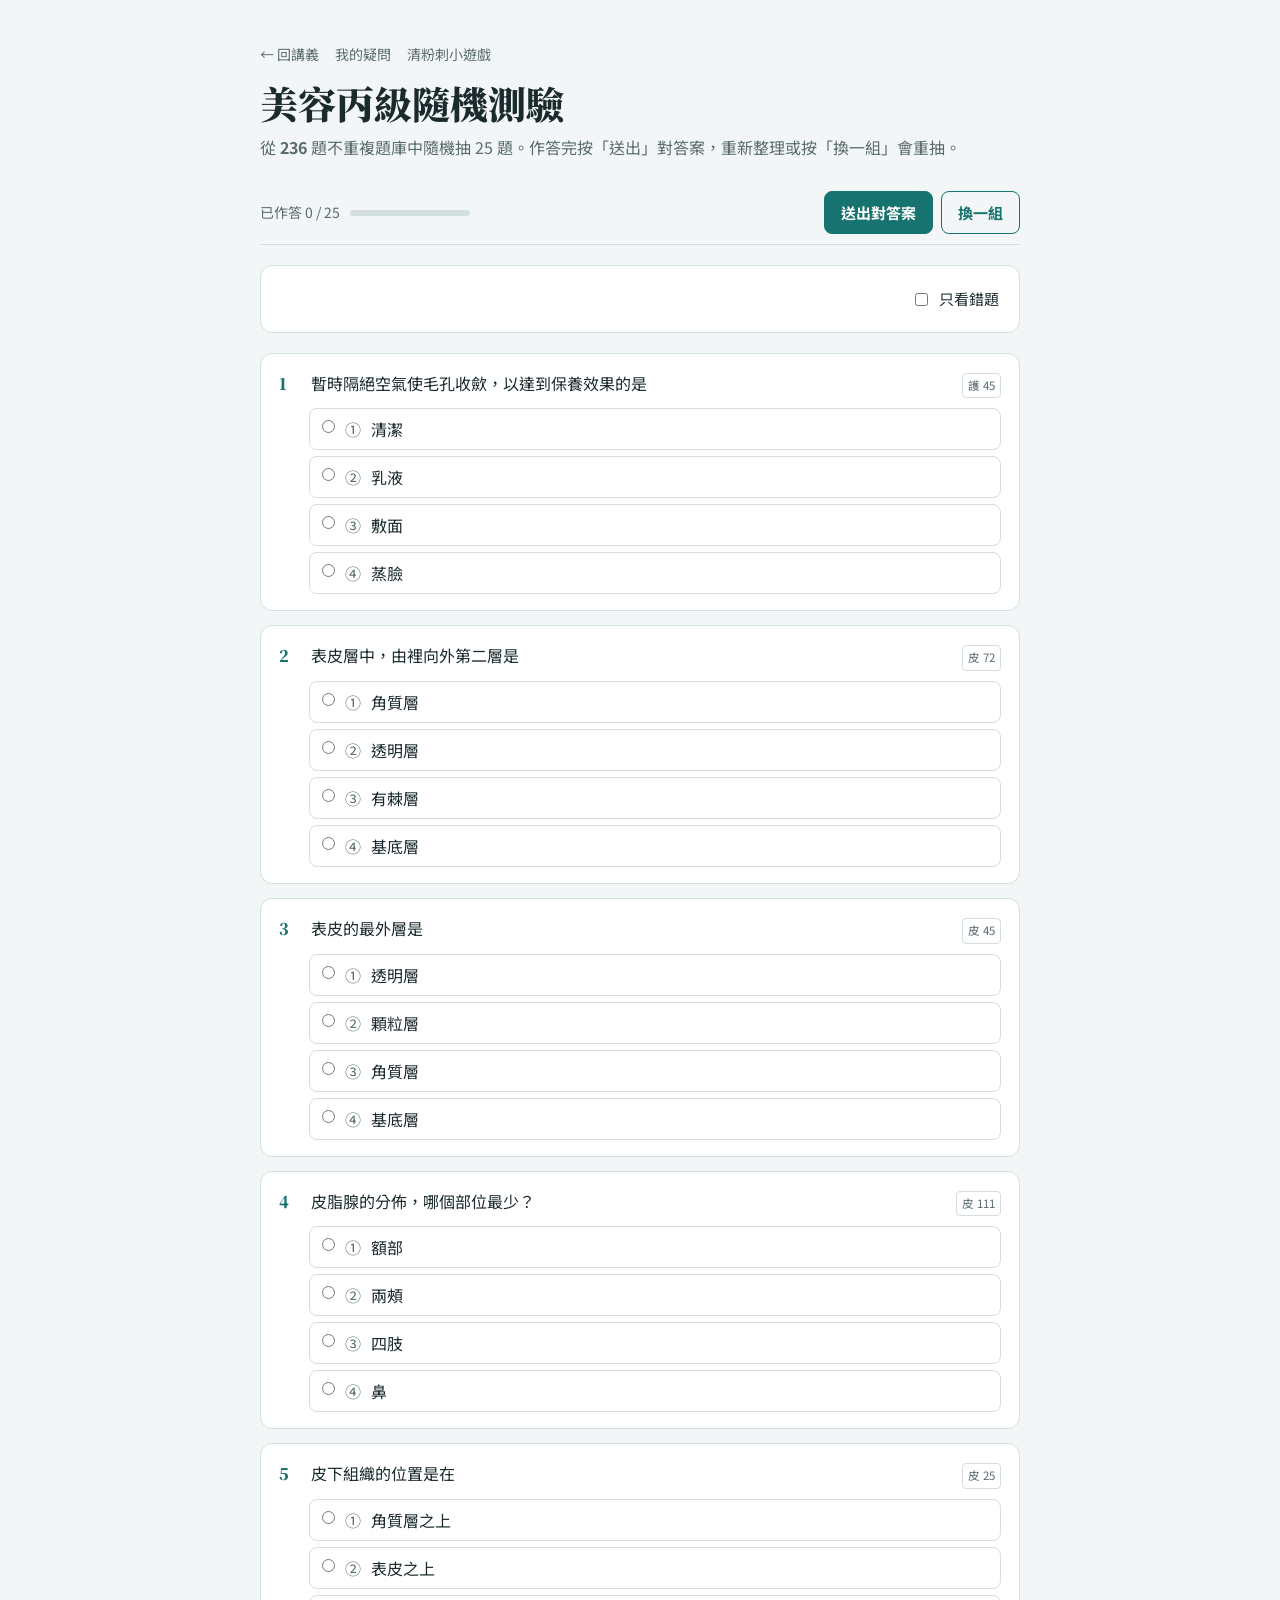
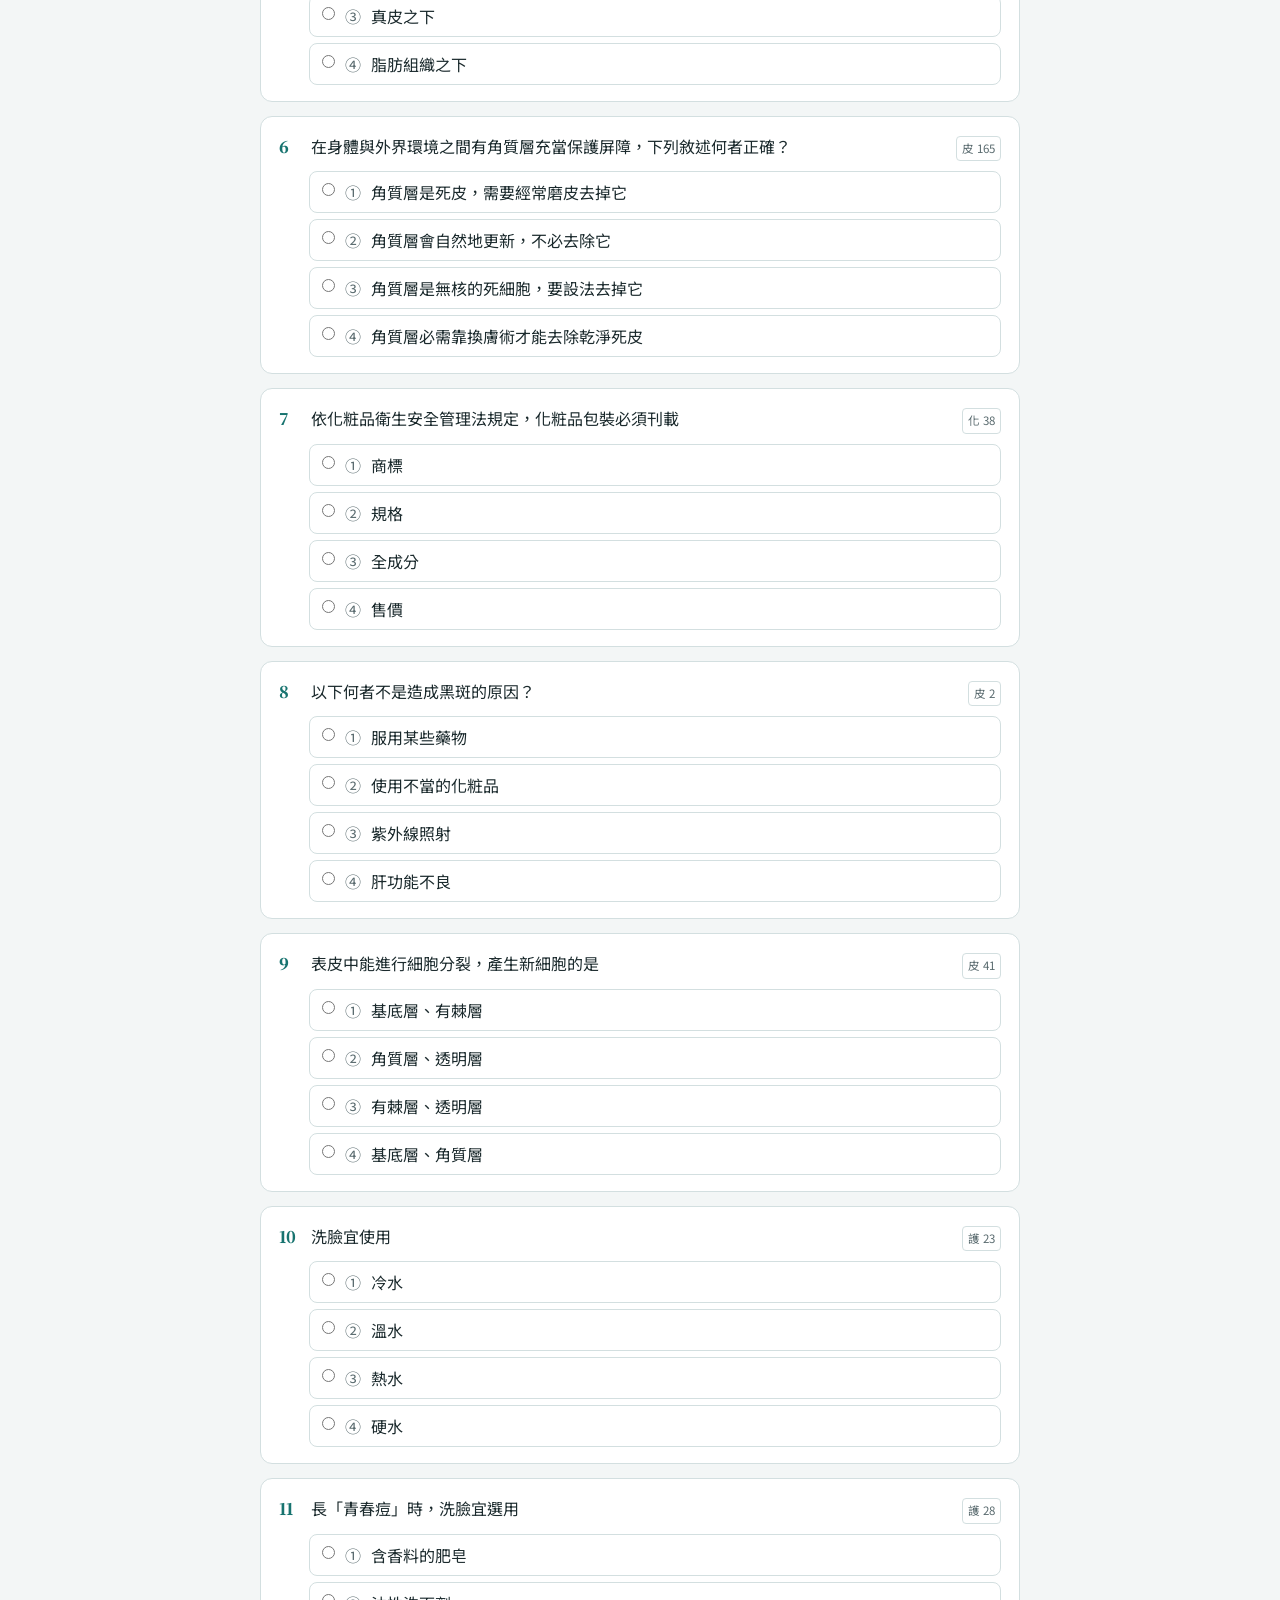
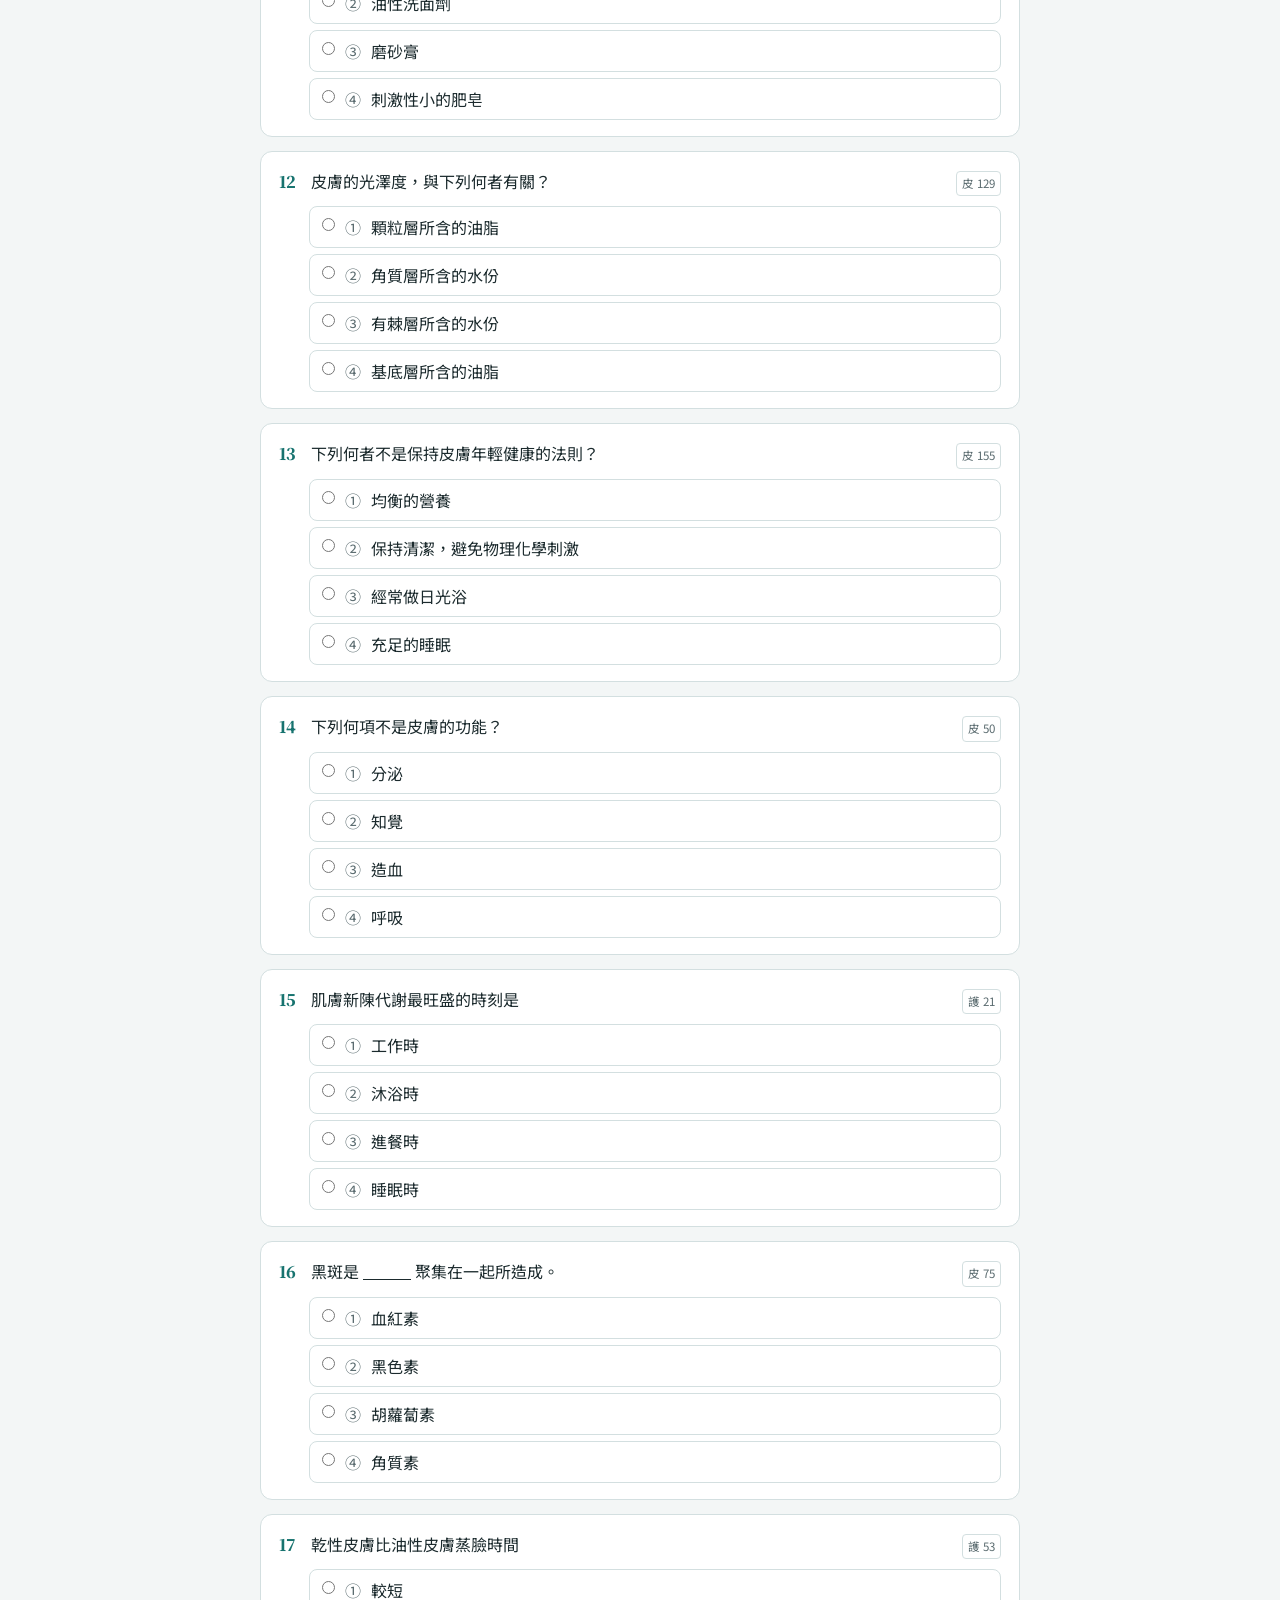
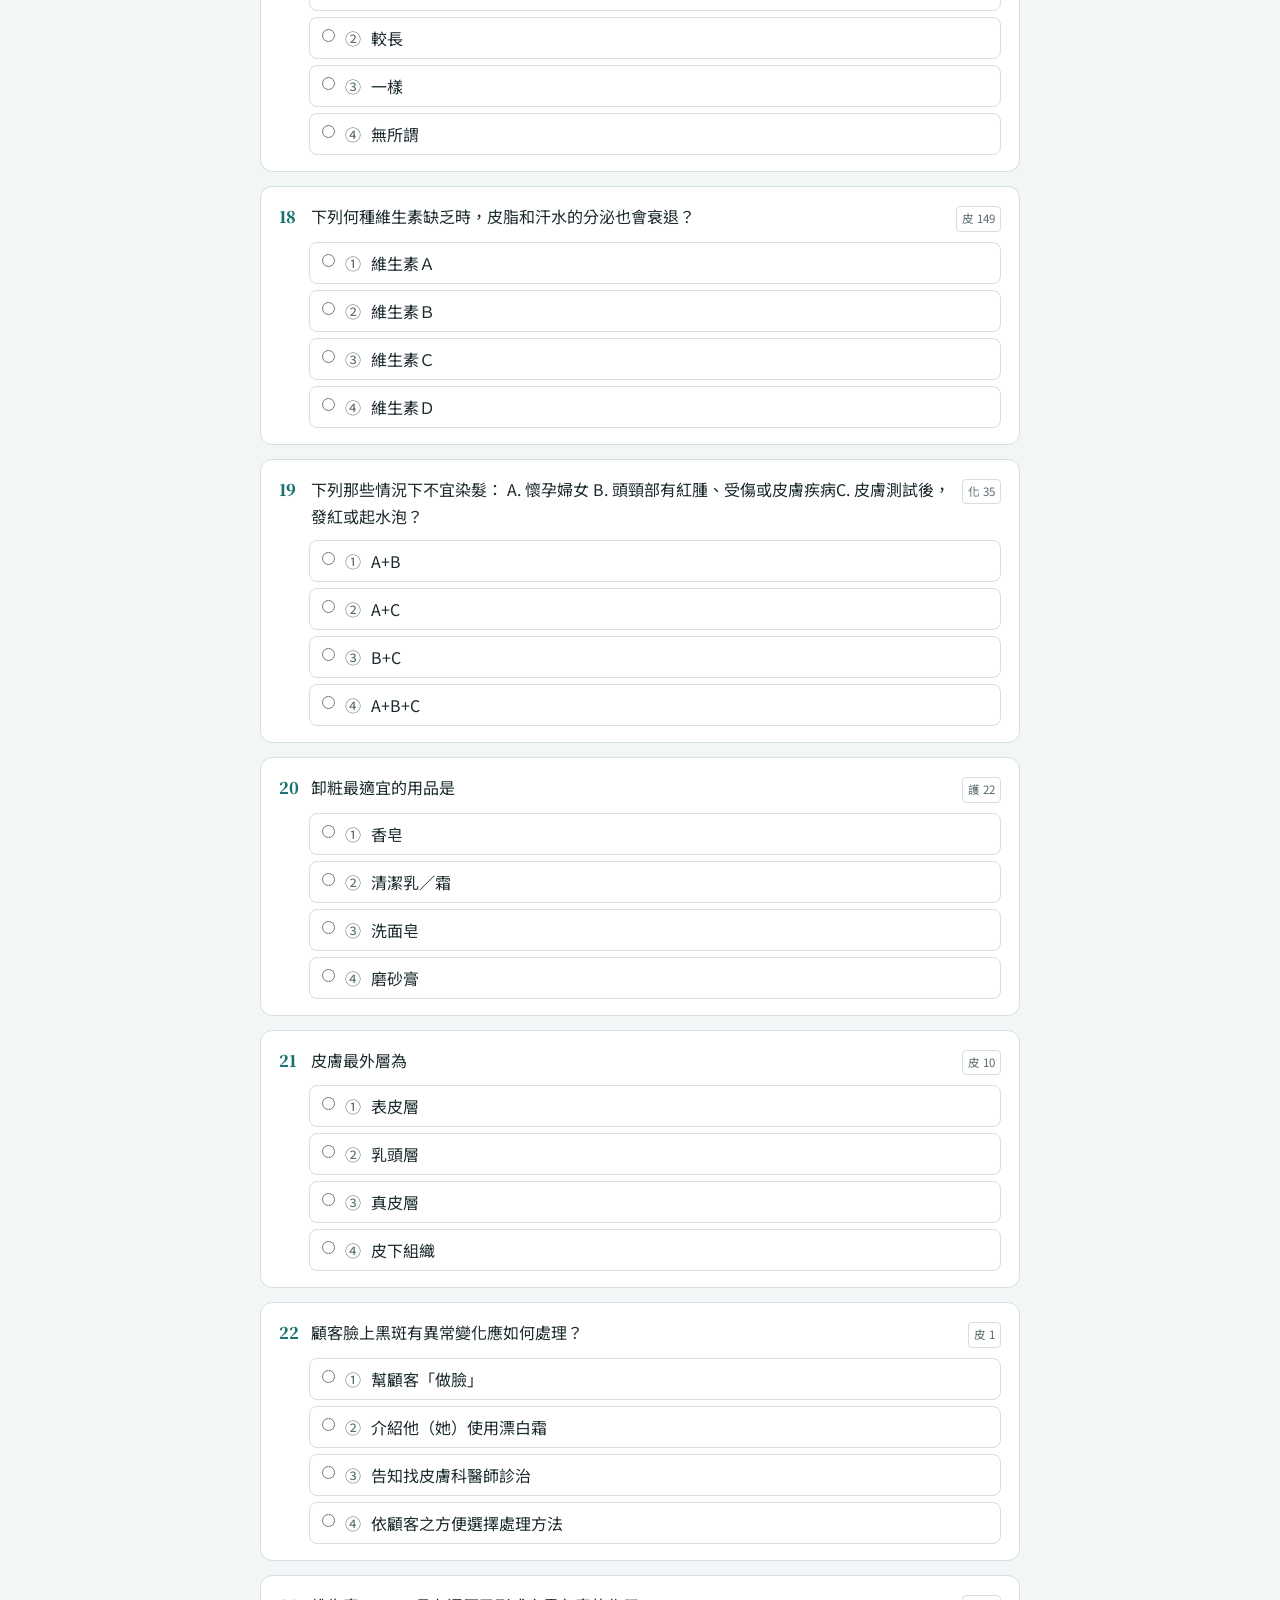
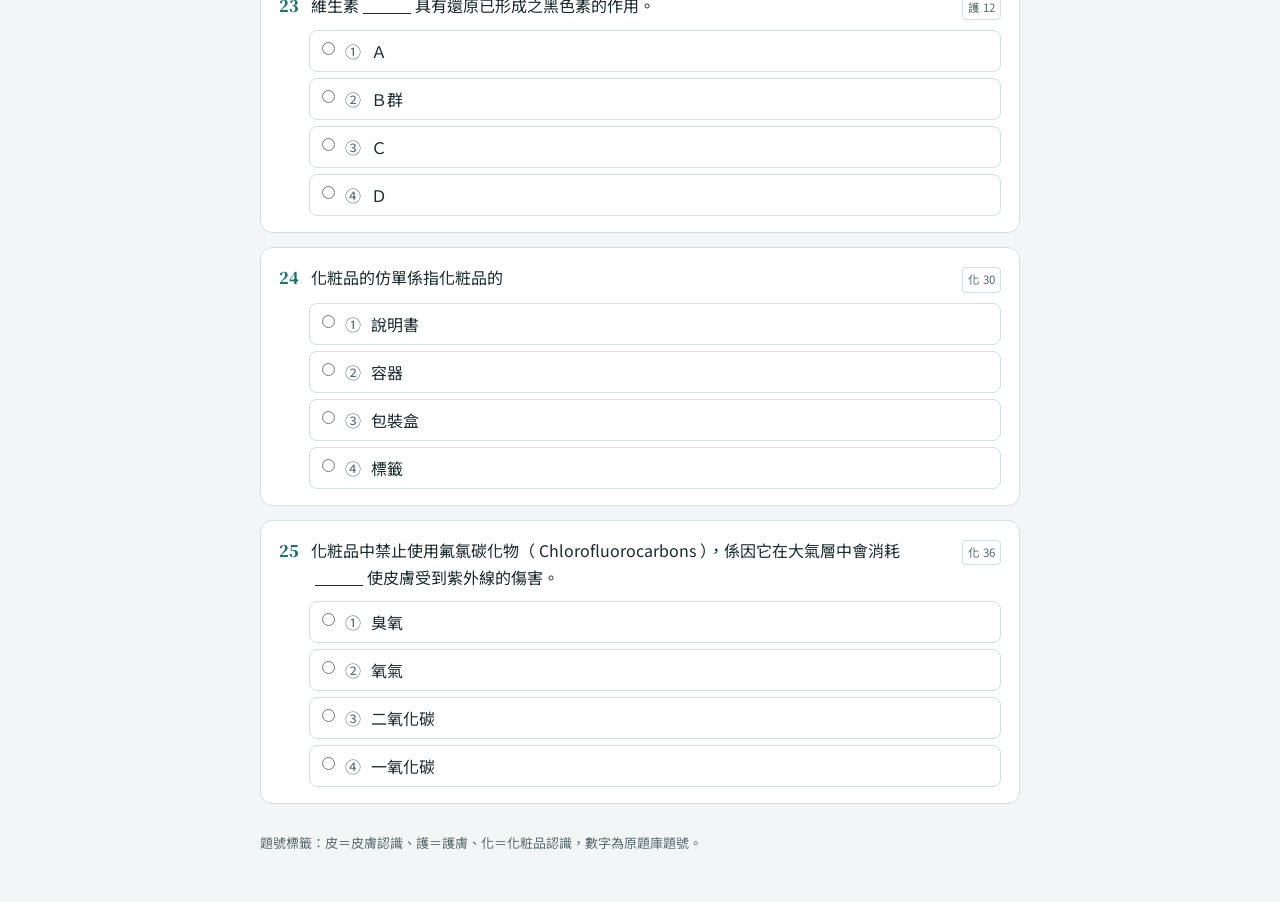
<file: quiz/index.html>
<!doctype html>
<html lang="zh-Hant">
<head>
<meta charset="utf-8">
<meta name="viewport" content="width=device-width, initial-scale=1, viewport-fit=cover">
<title>美容丙級隨機測驗</title>
<link rel="preconnect" href="https://fonts.googleapis.com">
<link rel="preconnect" href="https://fonts.gstatic.com" crossorigin>
<link rel="stylesheet" href="https://fonts.googleapis.com/css2?family=Noto+Sans+TC:wght@400;500;700&family=Noto+Serif+TC:wght@600;900&display=swap">
<style>
/* Layout: one narrow answer-sheet column; a sticky bar keeps progress and the submit button in reach. */
:root{
  --bg:#f3f6f6; --paper:#ffffff; --fg:#1b2a2d; --muted:#5a6b6f; --line:#d3dfe0;
  --accent:#17736f; --accent-soft:#d9eeec; --mark:#b8475d; --mark-soft:#f8e3e7;
  --serif:"Noto Serif TC","Songti TC","PMingLiU",serif;
  --sans:"Noto Sans TC","PingFang TC","Microsoft JhengHei",system-ui,sans-serif;
}
@media (prefers-color-scheme: dark){:root:not([data-theme="light"]){
  --bg:#111a1c; --paper:#182326; --fg:#e2ebeb; --muted:#9db0b3; --line:#2b3b3e;
  --accent:#5fc6c0; --accent-soft:#1b3b3a; --mark:#f08ca0; --mark-soft:#3b2229; color-scheme:dark }}
:root[data-theme="dark"]{
  --bg:#111a1c; --paper:#182326; --fg:#e2ebeb; --muted:#9db0b3; --line:#2b3b3e;
  --accent:#5fc6c0; --accent-soft:#1b3b3a; --mark:#f08ca0; --mark-soft:#3b2229; color-scheme:dark }
*{box-sizing:border-box}
body{margin:0;background:var(--bg);color:var(--fg);font-family:var(--sans);font-size:16px;line-height:1.7;padding-inline:16px;padding-block:0 48px}
.wrap{max-width:760px;margin:0 auto}
header{padding-block:40px 20px}
.back{font-size:14px;color:var(--muted);text-decoration:none}
.back:hover{color:var(--accent)}
h1{font-family:var(--serif);font-weight:900;font-size:clamp(28px,5vw,38px);line-height:1.25;margin:.3em 0 .2em;text-wrap:balance}
.sub{color:var(--muted);margin:0}

.bar{position:sticky;top:env(safe-area-inset-top,0px);z-index:5;background:var(--bg);border-bottom:1px solid var(--line);padding-block:10px;display:flex;flex-wrap:wrap;gap:10px 16px;align-items:center;justify-content:space-between}
.prog{font-variant-numeric:tabular-nums;color:var(--muted);font-size:14px;display:flex;align-items:center;gap:10px}
.track{width:120px;height:6px;border-radius:3px;background:var(--line);overflow:hidden}
.track i{display:block;height:100%;background:var(--accent);width:0;transition:width .2s}
.btns{display:flex;gap:8px;flex-wrap:wrap}
button{font:inherit;font-size:15px;font-weight:700;border-radius:8px;padding:8px 16px;cursor:pointer;border:1.5px solid var(--accent);background:var(--accent);color:var(--paper)}
button.ghost{background:transparent;color:var(--accent)}
button:focus-visible{outline:2px solid var(--fg);outline-offset:2px}
button[hidden]{display:none}

.warn{margin:12px 0 0;padding:10px 14px;border-radius:8px;background:var(--mark-soft);color:var(--fg);font-size:15px}

.score{margin:20px 0 4px;padding:20px;border-radius:12px;background:var(--paper);border:1px solid var(--line);display:flex;flex-wrap:wrap;align-items:baseline;gap:6px 18px}
.score .big{font-family:var(--serif);font-weight:900;font-size:48px;line-height:1;font-variant-numeric:tabular-nums}
.score .big small{font-size:20px;color:var(--muted);font-weight:600}
.score .msg{color:var(--muted)}
.filter{display:flex;align-items:center;gap:8px;font-size:15px;margin-left:auto;cursor:pointer}

ol.qs{list-style:none;margin:20px 0 0;padding:0;display:grid;gap:14px}
.q{background:var(--paper);border:1px solid var(--line);border-radius:12px;padding:16px 18px}
.q .head{display:flex;gap:12px;align-items:baseline}
.q .no{font-family:var(--serif);font-weight:900;color:var(--accent);font-variant-numeric:tabular-nums;min-width:2ch}
.q .text{flex:1;min-width:0}
.q .src{font-size:11.5px;color:var(--muted);border:1px solid var(--line);border-radius:4px;padding:2px 5px;white-space:nowrap}
.blank{display:inline-block;min-width:3em;border-bottom:1.5px solid var(--fg);margin:0 4px;vertical-align:-2px}
.opts{display:grid;gap:6px;margin-top:10px;padding-left:calc(2ch + 12px)}
.opt{display:flex;gap:10px;align-items:flex-start;padding:8px 12px;border-radius:8px;border:1px solid var(--line);cursor:pointer;line-height:1.5}
.opt:hover{border-color:var(--accent)}
.opt input{margin:3px 0 0;accent-color:var(--accent);flex:none}
.opt .n{color:var(--muted);flex:none}
.opt:has(input:checked){border-color:var(--accent);background:var(--accent-soft)}
.opt:has(input:focus-visible){outline:2px solid var(--accent);outline-offset:1px}
@media (max-width:520px){.opts{padding-left:0}}

.done .opt{cursor:default}
.done .opt:hover{border-color:var(--line)}
.done .opt.right{border-color:var(--accent);background:var(--accent-soft)}
.done .opt.wrong{border-color:var(--mark);background:var(--mark-soft)}
.opt .tag{margin-left:auto;font-size:13px;font-weight:700;white-space:nowrap;padding-left:8px}
.opt.right .tag{color:var(--accent)}
.opt.wrong .tag{color:var(--mark)}
.q.miss{border-color:var(--mark)}
.q .verdict{font-size:13px;font-weight:700;white-space:nowrap}
.q.hit .verdict{color:var(--accent)}
.q.miss .verdict{color:var(--mark)}
.only-wrong .q.hit{display:none}
footer{margin-top:28px;font-size:13px;color:var(--muted)}
</style>

</head>
<body>
<div class="wrap">
  <header>
    <a class="back" href="../">← 回講義</a>　<a class="back" href="../notes/">我的疑問</a>　<a class="back" href="../game/">清粉刺小遊戲</a>
    <h1>美容丙級隨機測驗</h1>
    <p class="sub">從 <b id="total"></b> 題不重複題庫中隨機抽 25 題。作答完按「送出」對答案，重新整理或按「換一組」會重抽。</p>
  </header>

  <div class="bar">
    <div class="prog"><span id="count">已作答 0 / 25</span><span class="track"><i id="fill"></i></span></div>
    <div class="btns">
      <button id="submit" type="button">送出對答案</button>
      <button id="again" type="button" class="ghost">換一組</button>
    </div>
  </div>
  <p class="warn" id="warn" hidden></p>

  <div class="score" id="score" hidden>
    <span class="big" id="big"></span>
    <span class="msg" id="msg"></span>
    <label class="filter"><input type="checkbox" id="onlyWrong"> 只看錯題</label>
  </div>

  <ol class="qs" id="list"></ol>
  <footer>題號標籤：皮＝皮膚認識、護＝護膚、化＝化粧品認識，數字為原題庫題號。</footer>
</div>

<script>
const BANK = [{"id":"皮1","stem":"顧客臉上黑斑有異常變化應如何處理？","trail":"","opts":["幫顧客「做臉」","介紹他（她）使用漂白霜","告知找皮膚科醫師診治","依顧客之方便選擇處理方法"],"ans":3},{"id":"皮2","stem":"以下何者不是造成黑斑的原因？","trail":"","opts":["服用某些藥物","使用不當的化粧品","紫外線照射","肝功能不良"],"ans":4},{"id":"皮3","stem":"發現顧客臉上有一出血及結痂的小黑痣，應如何處理？","trail":"","opts":["與自己的工作無關，可不予理會","予以塗抹消炎藥膏","想辦法點掉該痣","請顧客找皮膚科醫師診治"],"ans":4},{"id":"皮4","stem":"不屬於含藥化粧品的是","trail":"","opts":["染髮劑","青春痘乳膏","清潔霜","漂白霜"],"ans":3},{"id":"皮5","stem":"下列何者敘述錯誤？","trail":"","opts":["皮脂腺與青春痘有關","美容師不應該為顧客換膚","正常皮膚的 pH 值是 7","每日落髮的數目是 50 ～100 根左右"],"ans":3},{"id":"皮6","stem":"選出正確的敘述？","trail":"","opts":["蛋白敷臉可以消除黑斑","每一種化粧品都有益於皮膚，所以用越多種，用越多的量，對皮膚越有幫助","化粧品所含香料，易導致過敏","買化粧品不必在乎製造日期"],"ans":3},{"id":"皮7","stem":"大氣中臭氧層有破洞會造成的症狀是","trail":"","opts":["皮脂漏","肝炎","皮膚癌","腸胃炎"],"ans":3},{"id":"皮8","stem":"身體沒有皮脂腺的部位是","trail":"","opts":["手掌","背部","臉部","腰部"],"ans":1},{"id":"皮9","stem":"皮膚所須之營養素由","trail":"供應。","opts":["神經","肌肉","血液","脂肪"],"ans":3},{"id":"皮10","stem":"皮膚最外層為","trail":"","opts":["表皮層","乳頭層","真皮層","皮下組織"],"ans":1},{"id":"皮11","stem":"角質層的細胞為","trail":"","opts":["圓形","扁平狀","柱狀","纖維狀"],"ans":2},{"id":"皮12","stem":"皮膚不具有的功能是？","trail":"","opts":["消化作用","吸收作用","排汗作用","分泌作用"],"ans":1},{"id":"皮13","stem":"皮膚經日光照射可以合成","trail":"","opts":["葡萄糖","胺基酸","維生素 D","脂肪"],"ans":3},{"id":"皮14","stem":"粗糙無光澤且易呈小皺紋的是","trail":"","opts":["油性肌膚","乾性肌膚","乾燥型油性肌膚","正常肌膚"],"ans":2},{"id":"皮15","stem":"臉部保養時，顧客臉上有化膿性的痤瘡，應該","trail":"","opts":["擠掉","塗外用藥","口服藥","請顧客看皮膚科醫師"],"ans":4},{"id":"皮16","stem":"下列何者不易引起過敏性接觸皮膚炎？","trail":"","opts":["染髮劑、燙髮劑、整髮劑","不含香料的肥皂","指甲油、去光水","含香料或色素的化粧品"],"ans":2},{"id":"皮17","stem":"皮膚新陳代謝的週期約","trail":"","opts":["15 天","35 天","180 天","28 天"],"ans":4},{"id":"皮18","stem":"基底層亦稱為","trail":"","opts":["角質層","顆粒層","有棘層","生發層"],"ans":4},{"id":"皮19","stem":"下列何者不存在真皮的網狀層中？","trail":"","opts":["小神經末梢","血管","淋巴管","黑色素"],"ans":4},{"id":"皮20","stem":"表皮的最內層是","trail":"","opts":["有棘層","顆粒層","基底層","角質層"],"ans":3},{"id":"皮21","stem":"黑色素可以保護皮膚對抗有害的","trail":"","opts":["細菌","壓力","電流","紫外線"],"ans":4},{"id":"皮22","stem":"汗腺可排洩身體的","trail":"","opts":["氧氣","廢物","油","皮脂"],"ans":2},{"id":"皮23","stem":"皮膚中的血液及汗腺可調節體溫，使體溫保持在正常的","trail":"","opts":["攝氏 10 °","攝氏23.8 °","攝氏 65.5 °","攝氏 37 °"],"ans":4},{"id":"皮24","stem":"手掌、腳底、前額、腋下均含有大量的","trail":"","opts":["汗腺","皮脂腺","腎上腺","唾液腺"],"ans":1},{"id":"皮25","stem":"皮下組織的位置是在","trail":"","opts":["角質層之上","表皮之上","真皮之下","脂肪組織之下"],"ans":3},{"id":"皮26","stem":"皮膚的衍生構造有毛髮及","trail":"","opts":["血管","感覺神經纖維","運動神經纖維","指甲"],"ans":4},{"id":"皮27","stem":"顆粒層細胞中的顆粒是","trail":"","opts":["黑色素","脂質","角質素","氣泡"],"ans":3},{"id":"皮28","stem":"表皮中最年輕的細胞是在","trail":"","opts":["角質層","透明層","有棘層","基底層"],"ans":4},{"id":"皮29","stem":"下列何處沒有毛髮？","trail":"","opts":["皮膚","嘴唇","頭皮","下巴"],"ans":2},{"id":"皮30","stem":"皮脂漏的皮膚，其外觀是","trail":"","opts":["乾而緊繃","脫皮","油膩而閃光","紅腫"],"ans":3},{"id":"皮31","stem":"人體的血液是","trail":"","opts":["弱酸性","弱鹼性","中性","不一定"],"ans":2},{"id":"皮32","stem":"「Ｔ」字部位是指額頭，鼻子及","trail":"","opts":["臉頰","太陽穴","下巴","眼眶"],"ans":3},{"id":"皮33","stem":"油性皮膚臉上最不油的部位是","trail":"","opts":["眼眶","鼻頭","臉頰","額頭"],"ans":1},{"id":"皮34","stem":"最理想的皮膚類型是","trail":"","opts":["混合性皮膚","乾性皮膚","中性皮膚","油性皮膚"],"ans":3},{"id":"皮35","stem":"下列哪一層與皮膚表面柔軟，光滑有關？","trail":"","opts":["角質層","透明層","顆粒層","基底層"],"ans":1},{"id":"皮36","stem":"黑色素細胞只分布在下列哪一層？","trail":"","opts":["角質層","顆粒層","透明層","基底層"],"ans":4},{"id":"皮37","stem":"膠原纖維在下列哪一層中存在？","trail":"","opts":["表皮層","基底層","網狀層","乳頭層"],"ans":3},{"id":"皮38","stem":"汗腺是存在於下列哪一層中？","trail":"","opts":["真皮層","表皮層","皮下組織","基底層"],"ans":1},{"id":"皮39","stem":"含有許多脂肪與人體的曲線美有密切關係的是","trail":"","opts":["皮下組織","皮脂腺","真皮","表皮"],"ans":1},{"id":"皮40","stem":"皮膚的ｐ H 值在 4～6 時，皮膚屬於","trail":"","opts":["弱酸性","弱鹼性","酸性","鹼性"],"ans":1},{"id":"皮41","stem":"表皮中能進行細胞分裂，產生新細胞的是","trail":"","opts":["基底層、有棘層","角質層、透明層","有棘層、透明層","基底層、角質層"],"ans":1},{"id":"皮42","stem":"乾性肌膚的主要特徵之一是","trail":"","opts":["油分多","水分少","肌紋深","毛孔大"],"ans":2},{"id":"皮43","stem":"敏感皮膚的特徵","trail":"","opts":["易長黑斑、面皰","易呈現小紅點、發癢","油分多、水分少","油分少、水分多"],"ans":2},{"id":"皮44","stem":"表皮內有","trail":"","opts":["基底層","彈性纖維","豎毛肌","脂肪層"],"ans":1},{"id":"皮45","stem":"表皮的最外層是","trail":"","opts":["透明層","顆粒層","角質層","基底層"],"ans":3},{"id":"皮46","stem":"皮膚的顏色主要決定於","trail":"","opts":["角質素","黑色素","脂肪","水分"],"ans":2},{"id":"皮47","stem":"表皮層中其細胞會不斷剝落、遞補為","trail":"","opts":["透明層","角質層","顆粒層","有棘層"],"ans":2},{"id":"皮48","stem":"皮膚獲得養分的管道為","trail":"","opts":["皮脂腺","血液及淋巴液","汗腺","皮下脂肪"],"ans":2},{"id":"皮49","stem":"人體之最大器官是","trail":"","opts":["心臟","肺臟","皮膚","胃"],"ans":3},{"id":"皮50","stem":"下列何項不是皮膚的功能？","trail":"","opts":["分泌","知覺","造血","呼吸"],"ans":3},{"id":"皮51","stem":"全臉油膩，毛孔粗大、易生面皰是","trail":"皮膚的特徵。","opts":["油性","乾性","中性","敏感性"],"ans":1},{"id":"皮52","stem":"皮膚所以有冷、熱、痛等知覺，主要是因為其內含有","trail":"之故。","opts":["毛細血管","神經","皮脂腺","淋巴液"],"ans":2},{"id":"皮53","stem":"粉刺之形成係","trail":"分泌失調所引起。","opts":["汗腺","胃腺","皮脂腺","胰島腺"],"ans":3},{"id":"皮54","stem":"內部含有血管、神經、汗腺、皮脂腺等構造的是","trail":"","opts":["表皮層","真皮層","皮下組織","基底層"],"ans":2},{"id":"皮55","stem":"急速減肥，皮膚易形成","trail":"","opts":["油性","面皰","過敏性","皺紋"],"ans":4},{"id":"皮56","stem":"皮脂之作用，下列何者錯誤？","trail":"","opts":["供給皮膚養分","具有抑菌作用","潤滑作用","防止皮膚乾燥"],"ans":1},{"id":"皮57","stem":"人體熱量有 80 ％靠","trail":"來發散，以調節體溫。","opts":["肺","鼻子","皮膚","唇"],"ans":3},{"id":"皮58","stem":"皮膚老化產生皺紋，主要是由於","trail":"內部組織衰退，失去彈性之故。","opts":["表皮層","真皮層","皮下組織","骨骼"],"ans":2},{"id":"皮59","stem":"對紫外線具有防禦能力的是","trail":"","opts":["脂肪層","角質層","網狀層","透明層"],"ans":2},{"id":"皮61","stem":"與狐臭有關的是","trail":"","opts":["小汗腺","皮脂腺","大汗腺","微血管"],"ans":3},{"id":"皮62","stem":"體溫經常保持恆定，是因皮膚的哪一項功能？","trail":"","opts":["保護作用","分泌作用","調節體溫作用","吸收作用"],"ans":3},{"id":"皮63","stem":"皮膚可藉由汗腺將汗排出體外的是下列哪種功能？","trail":"","opts":["分泌作用","呼吸作用","保護作用","排泄作用"],"ans":4},{"id":"皮65","stem":"Ｔ型區域易出油、毛孔粗大，但雙頰呈乾燥現象的是","trail":"","opts":["乾性皮膚","油性皮膚","混合性皮膚","敏感性皮膚"],"ans":3},{"id":"皮66","stem":"皮膚健康有光澤，紋理細緻的是","trail":"","opts":["油性皮膚","中性皮膚","乾性皮膚","混合性皮膚"],"ans":2},{"id":"皮67","stem":"角質層中水分的含量在","trail":"","opts":["50 ％～ 60 ％","5％～ 10 ％","10 ％～ 20 ％","70 ％～80 ％最理想"],"ans":3},{"id":"皮68","stem":"健康的指甲呈現","trail":"","opts":["粉紅色","紫色","乳白色","黃色"],"ans":1},{"id":"皮69","stem":"以下何者不是皮脂膜的功用？","trail":"","opts":["潤滑皮膚","防止皮膚乾燥","漂白皮膚","抑菌"],"ans":3},{"id":"皮70","stem":"多汗症是由於","trail":"分泌過量所致。","opts":["大汗腺","小汗腺","皮脂腺","頂漿腺"],"ans":2},{"id":"皮71","stem":"小汗腺開口於","trail":"","opts":["毛囊","皮膚表面","豎毛肌","毛幹"],"ans":2},{"id":"皮72","stem":"表皮層中，由裡向外第二層是","trail":"","opts":["角質層","透明層","有棘層","基底層"],"ans":3},{"id":"皮73","stem":"正常皮膚表面之皮脂膜為","trail":"","opts":["鹼性","中性","弱酸性","強酸性"],"ans":3},{"id":"皮75","stem":"黑斑是","trail":"聚集在一起所造成。","opts":["血紅素","黑色素","胡蘿蔔素","角質素"],"ans":2},{"id":"皮76","stem":"皮膚能行呼吸作用，其呼吸量與肺相較約為肺之","trail":"","opts":["80 ％","50 ％","10 ％","1％"],"ans":4},{"id":"皮78","stem":"毛髮突出於皮膚表面的部分稱為","trail":"","opts":["毛囊","毛幹","毛根","毛球"],"ans":2},{"id":"皮79","stem":"皮膚表面呈現許多細而凹凸不平的紋路，其凹處稱為","trail":"","opts":["皮溝","皮丘","汗孔","毛囊"],"ans":1},{"id":"皮80","stem":"健康皮膚的ｐ H 值約為","trail":"","opts":["7","5～6","3～4","9～10"],"ans":2},{"id":"皮81","stem":"汗腺廣佈於全身，唯一不存在於下列哪一部分？","trail":"","opts":["手掌","腳底","腋下","唇部"],"ans":4},{"id":"皮82","stem":"面皰、粉刺最容易形成的時期是在下列哪一個階段？","trail":"","opts":["壯年期","青春期","幼年期","老年期"],"ans":2},{"id":"皮83","stem":"下列部位中，何者的皮脂腺分泌最豐富？","trail":"","opts":["手掌","腳掌","額頭","臉頰"],"ans":3},{"id":"皮84","stem":"膠原纖維失去了柔軟及溶水性時，皮膚呈何種現象？","trail":"","opts":["細緻","柔潤","皺紋與鬆弛","健康"],"ans":3},{"id":"皮85","stem":"表皮細胞在哪一層開始蛻變出角質物質？","trail":"","opts":["基底層","有棘層","顆粒層","角質層"],"ans":3},{"id":"皮86","stem":"賦予皮膚彈力和張力的是","trail":"","opts":["平滑肌纖維","乳頭層纖維","彈性纖維","皮下組織"],"ans":3},{"id":"皮87","stem":"藉著水分分泌及蒸發來散發身體熱量的構造是","trail":"","opts":["小汗腺","皮脂腺","大汗腺","胸腺"],"ans":1},{"id":"皮88","stem":"皮膚的感覺接受器位於","trail":"","opts":["角質層","表皮層","真皮層","皮下組織"],"ans":3},{"id":"皮89","stem":"角質層是表皮的最外層，它是一種","trail":"","opts":["有核的細胞","無核的死細胞","新生的細胞","健康的細胞"],"ans":2},{"id":"皮90","stem":"由彈性纖維及膠原纖維所構成的是","trail":"","opts":["角質層","表皮層","真皮層","皮下組織"],"ans":3},{"id":"皮91","stem":"青春痘通常與青春期的","trail":"分泌量變化有關。","opts":["汗腺","淋巴液","性賀爾蒙","血液"],"ans":3},{"id":"皮92","stem":"與皮膚硬度及伸張度有關的是","trail":"","opts":["大汗腺","汗腺","彈力及膠原纖維","皮脂腺"],"ans":3},{"id":"皮93","stem":"大汗腺是附在毛囊旁邊的汗腺，通常在何時期功能最為旺盛？","trail":"","opts":["幼兒期","青春期","中年期","老年期"],"ans":2},{"id":"皮94","stem":"透明層是由何種細胞構成？","trail":"","opts":["有核細胞","無核細胞","半核細胞","核心細胞"],"ans":2},{"id":"皮95","stem":"皮脂腺分泌油脂最多的部位是","trail":"","opts":["鼻頭","下肢","手掌","腳底"],"ans":1},{"id":"皮96","stem":"皮膚由外而內依次分為哪三大部分？","trail":"","opts":["真皮→皮下組織→表皮","皮下組織→表皮→真皮","表皮→真皮→皮下組織","真皮→表皮→皮下組織"],"ans":3},{"id":"皮98","stem":"表皮本身沒有血管，故其營養依靠","trail":"供給。","opts":["細胞","真皮的血液","肌肉","皮脂腺"],"ans":2},{"id":"皮99","stem":"負責表皮新陳代謝，可不斷分裂產生新細胞者為","trail":"","opts":["基底細胞","黑色素細胞","有棘細胞","核細胞"],"ans":1},{"id":"皮100","stem":"表皮最厚的部位在","trail":"","opts":["頰部","眼臉","手掌與腳底","額頭"],"ans":3},{"id":"皮101","stem":"影響皮膚性質的主要因素是","trail":"","opts":["胸腺","皮脂腺","毛細血管","淋巴腺"],"ans":2},{"id":"皮102","stem":"開口於毛囊，存在腋下及陰部處，分泌物含蛋白質，經氧化易產生體臭的是","trail":"","opts":["大汗腺","小汗腺","皮脂腺","淋巴腺"],"ans":1},{"id":"皮103","stem":"皮脂分泌最旺盛的年齡約","trail":"","opts":["10 ～12 歲","15 ～20 歲","21 ～25 歲","26 ～30歲"],"ans":2},{"id":"皮104","stem":"下列何者是皮膚老化的現象之一？","trail":"","opts":["皮膚乾燥","有光澤","油脂分泌多","有彈性"],"ans":1},{"id":"皮105","stem":"皮膚之所以能調節體溫，主要是因為","trail":"的排泄作用。","opts":["汗腺","皮脂腺","血液","淋巴腺"],"ans":1},{"id":"皮106","stem":"天然保溼因子 (N.M.F) 係皮膚哪一層的產物？","trail":"","opts":["角質層","顆粒層","有棘層","基底層"],"ans":1},{"id":"皮107","stem":"皮脂的功用在使皮膚保持","trail":"","opts":["清潔","滋潤","乾燥","角化"],"ans":2},{"id":"皮108","stem":"表皮中最厚的一層，且有淋巴液流通者為","trail":"","opts":["角質層","透明層","基底層","有棘層"],"ans":4},{"id":"皮109","stem":"真皮層的功用有","trail":"","opts":["製造荷爾蒙","形成障壁以防止水份和電解質流失","包覆皮膚與指甲","供給表皮營養"],"ans":4},{"id":"皮110","stem":"","trail":"是一種無核細胞分佈在手掌、足蹠。","opts":["有棘層","透明層","顆粒層","基底層"],"ans":2},{"id":"皮111","stem":"皮脂腺的分佈，哪個部位最少？","trail":"","opts":["額部","兩頰","四肢","鼻"],"ans":3},{"id":"皮112","stem":"汗腺及皮脂腺為","trail":"","opts":["無導管腺體","內分泌腺","有導管腺體","消化腺"],"ans":3},{"id":"皮113","stem":"下列何者控制皮膚排出汗液？","trail":"","opts":["肌肉系統","循環系統","呼吸系統","神經系統"],"ans":4},{"id":"皮117","stem":"皮膚有體溫調節的作用，受熱時血管會","trail":"","opts":["擴張","收縮","散發","分泌"],"ans":1},{"id":"皮118","stem":"判別皮膚的性質，應以下列何者為考量？","trail":"","opts":["油分","水分","油分及水分並重","酸鹼度"],"ans":3},{"id":"皮119","stem":"由成群相似的細胞所組成的構造稱為","trail":"","opts":["器官","系統","組織","細胞"],"ans":3},{"id":"皮120","stem":"血管、淋巴管分佈於","trail":"","opts":["角質層","表皮層","基底層","真皮層"],"ans":4},{"id":"皮121","stem":"皮膚最薄的部位是","trail":"","opts":["手掌","腳底","眼瞼","額頭"],"ans":3},{"id":"皮122","stem":"皮膚的表面覆蓋著一層膜，稱為皮脂膜，它是由","trail":"混合而成。","opts":["汗液、皮脂","真皮、表皮","汗水、污垢","纖維、皮脂"],"ans":1},{"id":"皮123","stem":"小汗腺分佈於","trail":"","opts":["全身","外耳道、腋窩","乳暈","臍部"],"ans":1},{"id":"皮124","stem":"下列何者沒有血管的分佈？","trail":"","opts":["表皮層","真皮層","皮下組織","脂肪組織"],"ans":1},{"id":"皮125","stem":"在大氣中被臭氧層吸收，未達地面而對皮膚影響不大的光線是","trail":"","opts":["紫外線Ａ","紫外線Ｂ","紫外線Ｃ","紅外線"],"ans":3},{"id":"皮127","stem":"表皮可分為五層，由外至內依次可分為","trail":"","opts":["角質層、顆粒層、透明層、有棘層、基底層","角質層、透明層、顆粒層、有棘層、基底層","角質層、透明層、有棘層、顆粒層、基底層","角質層、顆粒層、有棘層、透明層、基底層"],"ans":2},{"id":"皮129","stem":"皮膚的光澤度，與下列何者有關？","trail":"","opts":["顆粒層所含的油脂","角質層所含的水份","有棘層所含的水份","基底層所含的油脂"],"ans":2},{"id":"皮130","stem":"物質在下列何種情況下較易穿透皮膚？","trail":"","opts":["皮膚溫度降低時","物質溶解在脂溶性溶劑時","真皮的含水量較少時","物質溶解在水溶性溶劑時"],"ans":2},{"id":"皮131","stem":"每蒸發一公升的汗所散發的體熱約為","trail":"","opts":["540","640","740","840 仟卡路里(Kcal)"],"ans":1},{"id":"皮132","stem":"指甲平均每天長出","trail":"","opts":["0.1mm","0.01mm","0.1cm","1mm"],"ans":1},{"id":"皮135","stem":"癢覺的皮膚接受器是","trail":"","opts":["神經末端","毛囊","皮脂腺","小汗腺"],"ans":1},{"id":"皮137","stem":"正常皮膚中黑色素細胞和基底細胞的比率大約為","trail":"","opts":["1：10","1：20","1：30","1：40"],"ans":1},{"id":"皮138","stem":"一般成年人全身的皮膚重量約佔體重的","trail":"","opts":["5％","10 ％","15 ％","20 ％"],"ans":3},{"id":"皮140","stem":"真皮的厚度約為","trail":"","opts":["0.1 ～1 毫米","0.2 ～2 毫米","0.3 ～3 毫米","0.4 ～4 毫米"],"ans":3},{"id":"皮141","stem":"傷口的癒合，需依賴下列何種細胞的增殖來達成？","trail":"","opts":["組織球","單核球","脂肪細胞","纖維母細胞"],"ans":4},{"id":"皮142","stem":"汗水屬","trail":"","opts":["中性","弱酸性","弱鹼性","強鹼性"],"ans":2},{"id":"皮144","stem":"乳腺是一種變型的","trail":"","opts":["皮脂腺","小汗腺","頂漿腺","腎上腺"],"ans":3},{"id":"皮145","stem":"支配豎毛肌機能的是","trail":"","opts":["感覺神經","中樞神經","自主神經","腦幹"],"ans":3},{"id":"皮146","stem":"皮膚主要的化學屏障為","trail":"","opts":["角質層的游離脂肪","基底層和汗液","顆粒層和皮脂膜","有棘層和黑色素"],"ans":1},{"id":"皮147","stem":"描述有關皮膚的完整性，下列何者不正確？","trail":"","opts":["皮膚上有一群正常生態的微生物","皮膚間隙處有較多的微生物","細菌在乾燥地區生長較快","皮膚的完整性受破壞時，易導致微生物增殖"],"ans":3},{"id":"皮148","stem":"就滲透性而言，下列何種動物皮膚與人類皮膚較相似？","trail":"","opts":["豬","牛","馬","羊"],"ans":1},{"id":"皮149","stem":"下列何種維生素缺乏時，皮脂和汗水的分泌也會衰退？","trail":"","opts":["維生素Ａ","維生素Ｂ","維生素Ｃ","維生素Ｄ"],"ans":1},{"id":"皮150","stem":"與皮膚的氧化還原有密切關係的是","trail":"","opts":["維生素Ａ","維生素Ｂ","維生素Ｃ","維生素Ｄ"],"ans":3},{"id":"皮152","stem":"存在於腋下大汗腺上，使其產生特殊氣味的大多是","trail":"","opts":["革蘭氏陽性菌","革蘭氏陰性菌","皮黴菌","寄生蟲"],"ans":1},{"id":"皮155","stem":"下列何者不是保持皮膚年輕健康的法則？","trail":"","opts":["均衡的營養","保持清潔，避免物理化學刺激","經常做日光浴","充足的睡眠"],"ans":3},{"id":"皮156","stem":"防止「青春痘」之發生或症狀惡化，最好的方法是用不含香料的肥皂洗臉","trail":"","opts":["每天早上洗臉 1 次","每天晚上洗臉 1 次","每天早、晚各洗臉 1 次","每天洗臉 5 次以上"],"ans":3},{"id":"皮157","stem":"下列何者不是睫毛的生理功用？","trail":"","opts":["防止塵土吹入眼睛","防止刺目的強光刺激眼睛","防止昆蟲侵入眼睛","增加眼部美麗"],"ans":4},{"id":"皮158","stem":"人類毛髮的生長週期約為","trail":"","opts":["2～6 週","2～6 天","2～6 月","2～6 年"],"ans":4},{"id":"皮159","stem":"人的手掌與腳底比身體其他部位的皮膚看起來更厚、更結實、更白，是因為多了","trail":"","opts":["角質層","基底層","透明層","有棘層"],"ans":3},{"id":"皮160","stem":"下列何者不是構成真皮的細胞？","trail":"","opts":["纖維母細胞","組織球、單核球","角化細胞","脂肪細胞"],"ans":3},{"id":"皮161","stem":"構成真皮的最大部分是","trail":"","opts":["膠原纖維","血管","組織球","脂肪細胞"],"ans":1},{"id":"皮162","stem":"下列何者不是皮下脂肪的功用？","trail":"","opts":["防止體溫的發散","緩和外界的刺激","貯存體內過剩的能量","使皮膚有光澤"],"ans":4},{"id":"皮163","stem":"下列何者不是皮脂膜的功用？","trail":"","opts":["潤滑皮膚","潤滑毛髮","防止微生物繁殖","防止長「青春痘」"],"ans":4},{"id":"皮164","stem":"皮膚所需的養分是藉由下列何者供應的？","trail":"","opts":["角質層","透明層","基底層","基底膜"],"ans":4},{"id":"皮165","stem":"在身體與外界環境之間有角質層充當保護屏障，下列敘述何者正確？","trail":"","opts":["角質層是死皮，需要經常磨皮去掉它","角質層會自然地更新，不必去除它","角質層是無核的死細胞，要設法去掉它","角質層必需靠換膚術才能去除乾淨死皮"],"ans":2},{"id":"皮166","stem":"下列何者不是小汗腺分佈的部位？","trail":"","opts":["手掌、腳底","腋下、軀幹","甲床、唇緣","臉、頸"],"ans":3},{"id":"皮167","stem":"人體的小汗腺約有","trail":"","opts":["20 ～50 萬個","2～5 萬個","2000 ～5000 個","200 ～500 萬個"],"ans":4},{"id":"皮169","stem":"下列何者經紫外線照射後會增加黑色素的分泌，以吸收紫外線、防止其侵入深層組織以保護皮膚？","trail":"","opts":["顆粒層細胞","黑色素細胞","纖維母細胞","脂肪細胞"],"ans":2},{"id":"護1","stem":"皮脂分泌過少的皮膚是","trail":"","opts":["油性皮膚","乾性皮膚","中性皮膚","混合性皮膚"],"ans":2},{"id":"護3","stem":"臉部按摩的方向是順著","trail":"","opts":["骨骼","血液流動的方向","毛孔","肌肉紋理"],"ans":4},{"id":"護4","stem":"下列何者與臉部按摩手技最無關連性？","trail":"","opts":["肌肉紋理","臉部神經叢所在位置","血液循環系統","皮膚酸鹼度"],"ans":4},{"id":"護5","stem":"卸粧時，應由下列哪個部位先行卸粧？","trail":"","opts":["雙頰","額頭","眼、唇","下顎"],"ans":3},{"id":"護6","stem":"敏感性肌膚按摩之力量與時間應該如何？","trail":"","opts":["輕、長","重、短","重、長","輕、短"],"ans":4},{"id":"護7","stem":"專業皮膚保養，應多久做一次？","trail":"","opts":["每天","每月","每年","視肌膚狀況而定"],"ans":4},{"id":"護8","stem":"為了紓解客人的緊張，按摩動作宜採用","trail":"","opts":["搓","揉","輕撫","捏"],"ans":3},{"id":"護9","stem":"高油度的營養霜適合","trail":"","opts":["面皰皮膚","乾性皮膚","油性皮膚","皮脂溢漏皮膚"],"ans":2},{"id":"護10","stem":"按摩時常用的手指是","trail":"的第一、二節指腹。","opts":["食指、中指","中指、無名指","中指、小指","小指、無名指"],"ans":2},{"id":"護11","stem":"乾性肌膚保養時宜","trail":"","opts":["多蒸臉、多按摩","少蒸臉、少按摩","少蒸臉、多按摩","多蒸臉、少按摩"],"ans":3},{"id":"護12","stem":"維生素","trail":"具有還原已形成之黑色素的作用。","opts":["Ａ","Ｂ群","Ｃ","Ｄ"],"ans":3},{"id":"護13","stem":"防曬製品中，防曬係數以","trail":"","opts":["2","4","8","15 的防曬效果最佳"],"ans":4},{"id":"護14","stem":"護理青春痘時，應著重","trail":"","opts":["按摩","清潔、消炎","擠壓","去角質"],"ans":2},{"id":"護15","stem":"清潔皮膚的程序，應優先使用","trail":"","opts":["清潔乳／霜","化粧水","營養乳／霜","敷面劑"],"ans":1},{"id":"護16","stem":"面皰肌膚者飲食上宜多吃","trail":"的食品。","opts":["鹼性","中性","酸性","刺激性"],"ans":1},{"id":"護17","stem":"嚴重面皰的肌膚按摩宜","trail":"","opts":["每週一次","每週二次","每天做","不做"],"ans":4},{"id":"護18","stem":"皺紋出現在與肌肉紋理","trail":"","opts":["平行之處","垂直之處","重疊之處","毫無關係"],"ans":2},{"id":"護19","stem":"下列哪個部位的肌肉紋理是斜向的？","trail":"","opts":["眼部","額部","頰部","唇部"],"ans":3},{"id":"護20","stem":"","trail":"而有節奏的按摩動作，是按摩必備的條件。","opts":["輕緩","強力","快速","長時間"],"ans":1},{"id":"護21","stem":"肌膚新陳代謝最旺盛的時刻是","trail":"","opts":["工作時","沐浴時","進餐時","睡眠時"],"ans":4},{"id":"護22","stem":"卸粧最適宜的用品是","trail":"","opts":["香皂","清潔乳／霜","洗面皂","磨砂膏"],"ans":2},{"id":"護23","stem":"洗臉宜使用","trail":"","opts":["冷水","溫水","熱水","硬水"],"ans":2},{"id":"護24","stem":"臉上有化粧，洗臉時宜","trail":"","opts":["僅用溫水即可","直接用洗面皂洗","使用蒸氣洗臉","先卸粧再洗臉"],"ans":4},{"id":"護25","stem":"皮膚吸收養分最佳時刻為","trail":"","opts":["白天","夜間","冬季","季節變化時"],"ans":2},{"id":"護26","stem":"晚間保養最後一個步驟是","trail":"","opts":["去角質","蒸臉","營養","敷面"],"ans":3},{"id":"護27","stem":"下列何者不是保持皮膚美麗健康的法則？","trail":"","opts":["保持皮膚清潔","均衡的營養","充足的睡眠","暴飲暴食"],"ans":4},{"id":"護28","stem":"長「青春痘」時，洗臉宜選用","trail":"","opts":["含香料的肥皂","油性洗面劑","磨砂膏","刺激性小的肥皂"],"ans":4},{"id":"護29","stem":"若臉上有嚴重「青春痘」時，下列行為何者不適宜？","trail":"","opts":["保持皮膚清潔","去看皮膚科醫生","化濃粧掩飾","注意飲食作息"],"ans":3},{"id":"護30","stem":"下列何者不是健康皮膚要件？","trail":"","opts":["皮脂膜機能正常","血液循環順暢","角化功能順暢","黑色素細胞含量較少"],"ans":4},{"id":"護31","stem":"皮膚乾燥大多是因為缺乏","trail":"","opts":["水分、油分","汗液","碘","鐵"],"ans":1},{"id":"護32","stem":"為了避免面皰的惡化，化粧品不宜選用","trail":"","opts":["親水性之化粧品","無刺激性之化粧品","高油度之化粧品","消炎作用之化粧品"],"ans":3},{"id":"護33","stem":"按摩時應該使用","trail":"","opts":["清潔霜","按摩霜","隔離霜","潔膚乳"],"ans":2},{"id":"護34","stem":"敏感性肌膚的保養品，宜選用","trail":"","opts":["高油度","不含色素、香料及酒精","高養分","治療性藥劑"],"ans":2},{"id":"護36","stem":"敏感性皮膚保養時宜","trail":"","opts":["多蒸臉、多按摩","多蒸臉、少按摩","少蒸臉、多按摩","少蒸臉、少按摩"],"ans":4},{"id":"護37","stem":"油性皮膚保養時宜","trail":"","opts":["多蒸臉、多按摩","多蒸臉、少按摩","少蒸臉、多按摩","少蒸臉、少按摩"],"ans":2},{"id":"護38","stem":"面皰皮膚保養時宜","trail":"","opts":["多蒸臉、多按摩","多蒸臉、少按摩","少蒸臉、多按摩","少蒸臉、少按摩"],"ans":4},{"id":"護39","stem":"美容從業人員工作前，應以","trail":"洗淨雙手。","opts":["自來水","肥皂水","酒精","蒸餾水"],"ans":2},{"id":"護40","stem":"按摩的手技是以","trail":"為主。","opts":["指尖","指節","指腹","掌根"],"ans":3},{"id":"護41","stem":"洗臉的水質以下列哪項最理想？","trail":"","opts":["軟水","硬水","井水","自來水"],"ans":1},{"id":"護42","stem":"無刺激性、具安撫鎮靜作用的保養品較適用於","trail":"皮膚。","opts":["乾性","敏感性","中性","油性"],"ans":2},{"id":"護43","stem":"皮膚保養時，美容從業人員正確坐姿應","trail":"","opts":["背脊伸直","上半身緊靠顧客的臉","手肘靠緊身體","兩腿交疊"],"ans":1},{"id":"護44","stem":"按摩時要順著肌肉紋理","trail":"的原則。","opts":["由上往下，由內往外","由下往上，由外往內","由下往上，由內往外","由上往下，由外往內"],"ans":3},{"id":"護45","stem":"暫時隔絕空氣使毛孔收歛，以達到保養效果的是","trail":"","opts":["清潔","乳液","敷面","蒸臉"],"ans":3},{"id":"護46","stem":"皮膚保養程序，何者為先？","trail":"","opts":["卸粧","洗臉","按摩","敷臉"],"ans":1},{"id":"護47","stem":"專業皮膚保養時應讓顧客採","trail":"的姿勢。","opts":["蹲著","躺著","站著","坐著"],"ans":2},{"id":"護48","stem":"下列何者不是按摩的功效？","trail":"","opts":["促進血液循環","降低皮膚溫度","促進皮膚張力和彈力","延緩皮膚老化"],"ans":2},{"id":"護49","stem":"蒸臉器中，水的添加應","trail":"","opts":["高於最大容量刻度","低於最大容量刻度","低於最小容量刻度","無所謂"],"ans":2},{"id":"護50","stem":"當蒸臉器中，水面低於最小容量刻度時，應","trail":"","opts":["先關電源再加水","先加水再關電源","使用中加水","繼續使用"],"ans":1},{"id":"護51","stem":"敏感皮膚較中性皮膚蒸臉時間宜","trail":"","opts":["縮短","延長","不變","無所謂"],"ans":1},{"id":"護52","stem":"面皰皮膚較中性皮膚蒸臉時間宜","trail":"","opts":["縮短","延長","不變","無所謂"],"ans":1},{"id":"護53","stem":"乾性皮膚比油性皮膚蒸臉時間","trail":"","opts":["較短","較長","一樣","無所謂"],"ans":1},{"id":"護54","stem":"蒸臉器使用時噴霧口距離顧客臉部約","trail":"","opts":["20 公分","40 公分","60 公分","10公分"],"ans":2},{"id":"護55","stem":"蒸臉噴霧有殺菌、消炎作用，是因噴霧中含有","trail":"","opts":["雙氧","過氧","臭氧","酸氧"],"ans":3},{"id":"化1","stem":"化粧品中不得含有","trail":"","opts":["香料","色料","維生素","類固醇"],"ans":4},{"id":"化3","stem":"化粧品使用後，如有皮膚發炎、發癢、紅腫、水泡等情況發生，其處理方式為","trail":"","opts":["用溫水濕布","用收斂化粧水濕布","應立即停止使用","立刻擦皮膚藥膏"],"ans":3},{"id":"化4","stem":"化粧品的成分中，能夠使油溶性與水溶性成分密切結合的物質稱之為","trail":"","opts":["維他命","荷爾蒙","界面活性劑","防腐劑"],"ans":3},{"id":"化5","stem":"化粧品成分中具有防止氧化兼有防止變質為","trail":"","opts":["基劑","香料","維他命Ｅ","界面活性劑"],"ans":3},{"id":"化6","stem":"下列何者屬於水溶性成分？","trail":"","opts":["維他命Ｃ","維他命Ａ","綿羊油","蠟"],"ans":1},{"id":"化7","stem":"化粧品衛生安全管理法所稱化粧品業者：","trail":"","opts":["指以製造化粧品為營業者","指以製造、輸入或販賣化粧品為營業者","指以輸入化粧品為營業者","指以販賣化粧品為營業者"],"ans":2},{"id":"化8","stem":"化粧品之用途不得宣稱，具有何種效果？","trail":"","opts":["改善體味","修飾容貌","潤澤肌膚","平撫肌膚疤痕"],"ans":4},{"id":"化9","stem":"pH 值酸鹼平衡之中性點為","trail":"","opts":["pH ＝0","pH ＝5","pH ＝7","pH ＝14"],"ans":3},{"id":"化10","stem":"液體的酸鹼度 pH 值愈低其","trail":"","opts":["酸性愈強","酸性不變","鹼性愈強","鹼性不變"],"ans":1},{"id":"化11","stem":"混合兩種互不相溶之液體，使一液體均勻分散在另一液體中，此狀態稱為","trail":"","opts":["乳化","硬化","軟化","液化"],"ans":1},{"id":"化12","stem":"取用廣口瓶裝化粧品的正確方法是","trail":"","opts":["用挖杓","用棉花棒","用手指","用刀片"],"ans":1},{"id":"化13","stem":"下列何者是磨砂膏的功用","trail":"","opts":["移除老舊角質層","控制流汗","遮蓋體臭","防曬"],"ans":1},{"id":"化14","stem":"擦拭香水後，依香味出現的時間分為前調、中調、後調，下列何者不是前調香味？","trail":"","opts":["花香調","綠草調","水果調","動物香精"],"ans":4},{"id":"化15","stem":"香水、古龍水是屬於何種化粧品","trail":"","opts":["清潔用化粧品","保養用化粧品","美化用化粧品","香氛用化粧品"],"ans":4},{"id":"化16","stem":"俗稱果酸，其化學名為","trail":"","opts":["α -氫氧基酸","β -氫氧基酸","γ -氫氧基酸","ω-氫氧基酸"],"ans":1},{"id":"化17","stem":"使用脫色脫染劑間隔應在幾天後始得進行燙髮","trail":"","opts":["1 天","3 天","7 天","無限制"],"ans":3},{"id":"化18","stem":"染髮後，何時進行冷燙較為適宜？","trail":"","opts":["當天","3 天後","5 天後","7 天後"],"ans":4},{"id":"化19","stem":"燙髮劑中含有濃度 11% 以上硫醇基乙酸（ Thioglycolic acid ）為主成分之冷燙劑，下列敘述何者正確","trail":"","opts":["限白天使用","限溫度 23 ℃以下使用","限美髮專業技術人士使用","無使用上的限制"],"ans":3},{"id":"化20","stem":"下列哪種成分屬於化粧品中的活性成分？","trail":"","opts":["賦形劑","抗氧化劑","穩定劑","防腐劑"],"ans":2},{"id":"化21","stem":"美化膚色的化粧品為","trail":"","opts":["眼影","眉筆","唇線筆","粉底"],"ans":4},{"id":"化22","stem":"修飾臉形輪廓的產品是","trail":"","opts":["眉筆","睫毛膏","腮紅","蜜粉"],"ans":3},{"id":"化23","stem":"富含油質的清潔霜適用於何種皮膚","trail":"","opts":["油性皮膚","乾性皮膚","敏感皮膚","青春痘皮膚"],"ans":2},{"id":"化24","stem":"使用化粧品產生過敏症狀時，應","trail":"","opts":["用蛋白敷臉","用儀器治療","請醫師治療","以化粧水輕拍皮膚"],"ans":3},{"id":"化26","stem":"下列何種容器不適用於化粧品？","trail":"","opts":["軟管（ tube ）","塑膠瓶（ bottle ）","玻璃安瓿（ ampoule ）","小瓶（ vial ）"],"ans":3},{"id":"化28","stem":"下列哪一項可為化粧品之宣稱詞句？","trail":"","opts":["改善橘皮組織","塑身","瓦解脂肪","滋潤肌膚"],"ans":4},{"id":"化30","stem":"化粧品的仿單係指化粧品的","trail":"","opts":["說明書","容器","包裝盒","標籤"],"ans":1},{"id":"化32","stem":"化粧品廣告管理，何者敘述正確？","trail":"","opts":["應事前經縣市衛生主管機關核准","應事前經中央或直轄市衛生主管機關核准","刊播後由主管機關監控","無須管理"],"ans":3},{"id":"化33","stem":"國內製造的化粧品，其品名、標籤、仿單及包裝等刊載之文字，應以","trail":"文為主。","opts":["中","英","法","日"],"ans":1},{"id":"化34","stem":"化粧品工廠設廠標準，係由何機關訂定？","trail":"","opts":["衛生福利部","經濟部","經濟部會同衛生福利部","法務部"],"ans":3},{"id":"化35","stem":"下列那些情況下不宜染髮： A. 懷孕婦女 B. 頭頸部有紅腫、受傷或皮膚疾病C. 皮膚測試後，發紅或起水泡？","trail":"","opts":["A+B","A+C","B+C","A+B+C"],"ans":4},{"id":"化36","stem":"化粧品中禁止使用氟氯碳化物（ Chlorofluorocarbons ），係因它在大氣層中會消耗","trail":"使皮膚受到紫外線的傷害。","opts":["臭氧","氧氣","二氧化碳","一氧化碳"],"ans":1},{"id":"化37","stem":"化粧品衛生安全管理係由衛生福利部納入","trail":"業務的一環。","opts":["國民健康署","食品藥物管理署","疾病管制署","社會及家庭署"],"ans":2},{"id":"化38","stem":"依化粧品衛生安全管理法規定，化粧品包裝必須刊載","trail":"","opts":["商標","規格","全成分","售價"],"ans":3}];
const N = 25, MARKS = ['①','②','③','④'];
const $ = id => document.getElementById(id);
let picked = [], submitted = false, confirmArmed = false;

function rand(n){
  try { const a = new Uint32Array(1); crypto.getRandomValues(a); return a[0] % n; }
  catch(e){ return Math.floor(Math.random()*n); }
}
function sample(arr, k){
  const a = arr.slice();
  for (let i = a.length - 1; i > 0; i--){ const j = rand(i+1); [a[i],a[j]] = [a[j],a[i]]; }
  return a.slice(0, k);
}
function esc(s){ return s.replace(/[&<>"]/g, c => ({'&':'&amp;','<':'&lt;','>':'&gt;','"':'&quot;'}[c])); }

function render(){
  picked = sample(BANK, N);
  submitted = false; confirmArmed = false;
  $('list').className = 'qs';
  $('score').hidden = true; $('warn').hidden = true;
  $('onlyWrong').checked = false;
  $('submit').hidden = false;
  $('list').innerHTML = picked.map((q, i) => {
    const text = q.trail || !q.stem
      ? `${esc(q.stem)}<span class="blank"></span>${esc(q.trail)}`
      : esc(q.stem);
    const opts = q.opts.map((o, k) => `
      <label class="opt" data-k="${k+1}">
        <input type="radio" name="q${i}" value="${k+1}">
        <span class="n">${MARKS[k]}</span><span>${esc(o)}</span><span class="tag"></span>
      </label>`).join('');
    return `<li class="q" id="q${i}">
      <div class="head"><span class="no">${i+1}</span><span class="text">${text}</span><span class="src">${esc(q.id.slice(0,1))} ${esc(q.id.slice(1))}</span></div>
      <div class="opts">${opts}</div></li>`;
  }).join('');
  update();
  window.scrollTo({top:0});
}

function answered(){ return picked.filter((_, i) => document.querySelector(`input[name="q${i}"]:checked`)).length; }
function update(){
  const a = answered();
  $('count').textContent = `已作答 ${a} / ${N}`;
  $('fill').style.width = (a / N * 100) + '%';
  if (confirmArmed && a === N){ confirmArmed = false; $('warn').hidden = true; $('submit').textContent = '送出對答案'; }
}

function grade(){
  const left = N - answered();
  if (left > 0 && !confirmArmed){
    confirmArmed = true;
    $('warn').textContent = `還有 ${left} 題沒作答，沒答的會算錯。再按一次「送出」就直接對答案。`;
    $('warn').hidden = false;
    $('submit').textContent = '確定送出';
    const first = picked.findIndex((_, i) => !document.querySelector(`input[name="q${i}"]:checked`));
    if (first >= 0) $('q'+first).scrollIntoView({behavior:'smooth', block:'center'});
    return;
  }
  submitted = true;
  $('warn').hidden = true;
  $('submit').hidden = true; $('submit').textContent = '送出對答案';
  let right = 0;
  picked.forEach((q, i) => {
    const li = $('q'+i);
    const sel = document.querySelector(`input[name="q${i}"]:checked`);
    const v = sel ? +sel.value : 0;
    const ok = v === q.ans;
    if (ok) right++;
    li.classList.add(ok ? 'hit' : 'miss');
    li.querySelectorAll('input').forEach(x => x.disabled = true);
    li.querySelectorAll('.opt').forEach(o => {
      const k = +o.dataset.k;
      if (k === q.ans){ o.classList.add('right'); o.querySelector('.tag').textContent = '正確答案'; }
      else if (k === v){ o.classList.add('wrong'); o.querySelector('.tag').textContent = '你的答案'; }
    });
    const head = li.querySelector('.head');
    const vd = document.createElement('span');
    vd.className = 'verdict';
    vd.textContent = ok ? '答對' : (v ? '答錯' : '未作答');
    head.appendChild(vd);
  });
  $('list').classList.add('done');
  const score = Math.round(right / N * 100);
  $('big').innerHTML = `${score}<small> 分</small>`;
  $('msg').textContent = `答對 ${right} / ${N} 題` + (score >= 60 ? '，及格' : '，還差一點（60 分及格）');
  $('score').hidden = false;
  $('score').scrollIntoView({behavior:'smooth', block:'start'});
}

$('total').textContent = BANK.length;
$('list').addEventListener('change', update);
$('submit').addEventListener('click', grade);
$('again').addEventListener('click', render);
$('onlyWrong').addEventListener('change', e => $('list').classList.toggle('only-wrong', e.target.checked));
render();
</script>

</body>
</html>
</file>
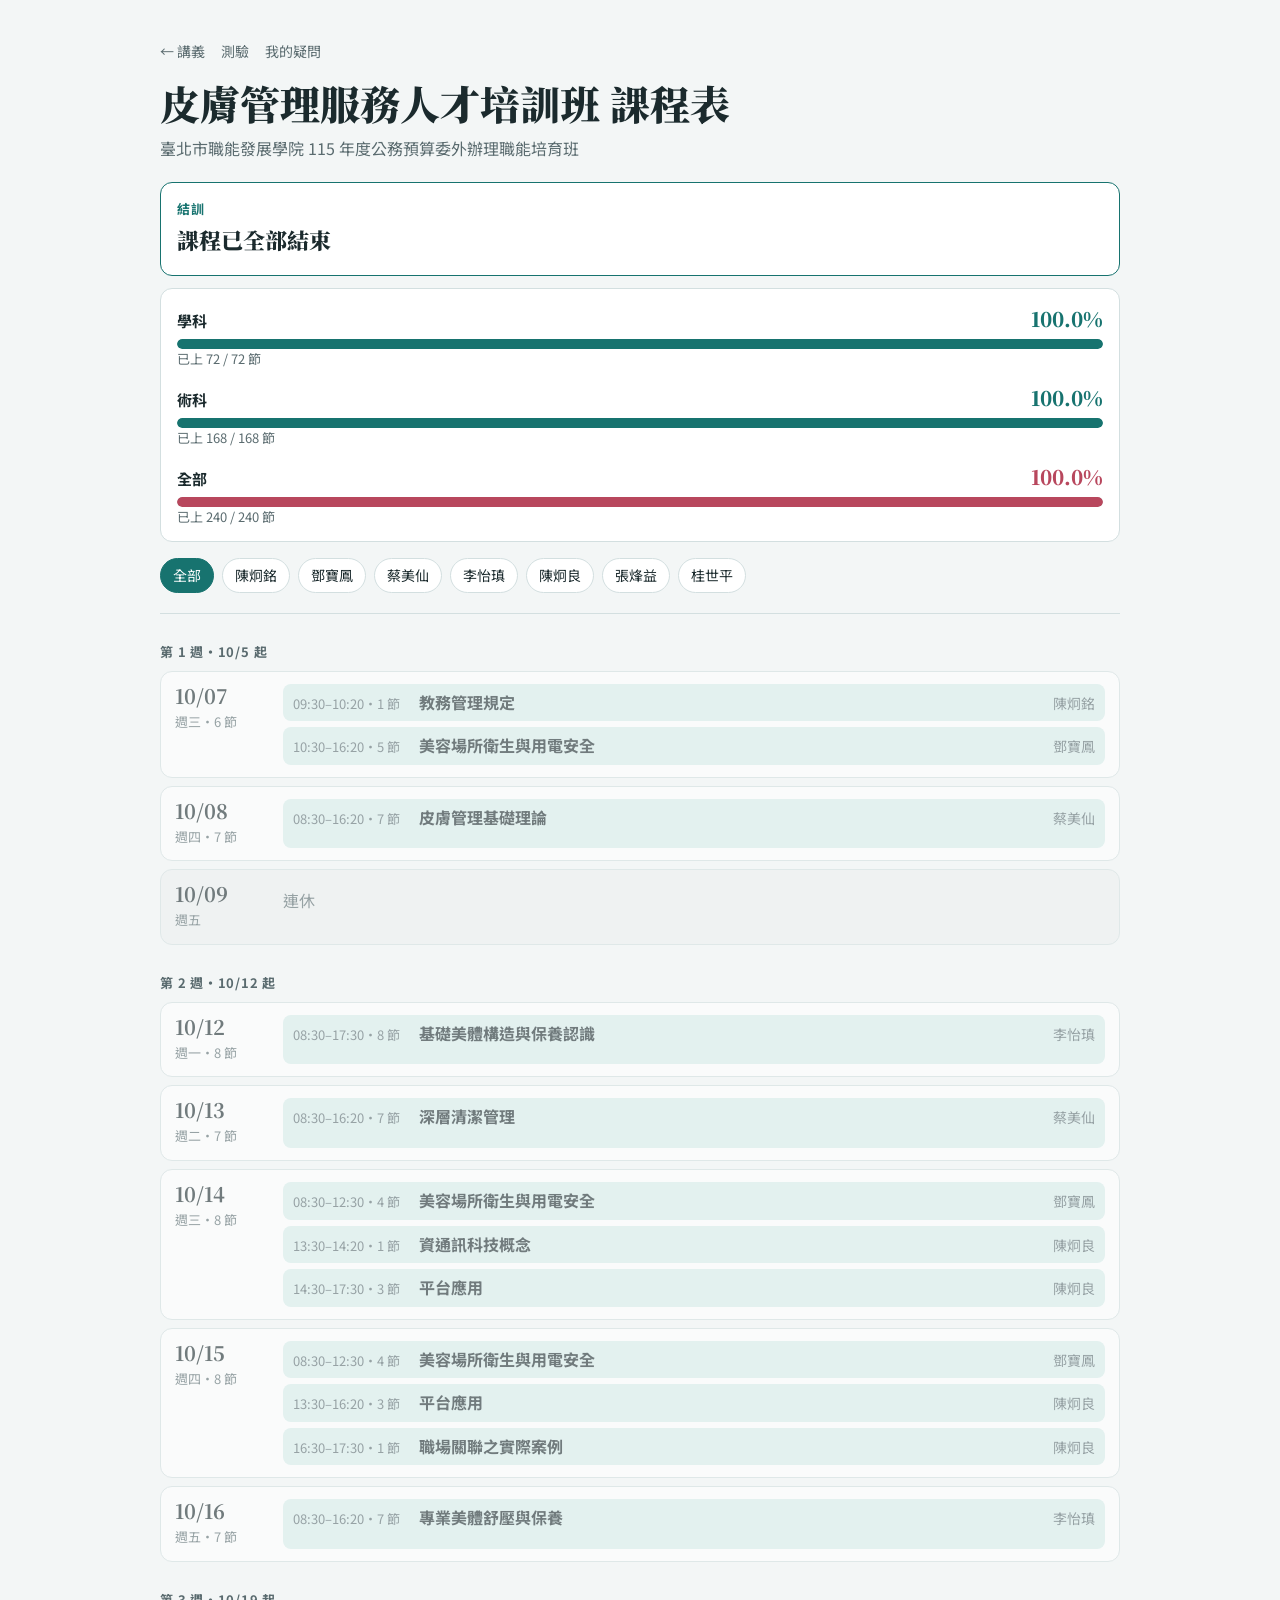
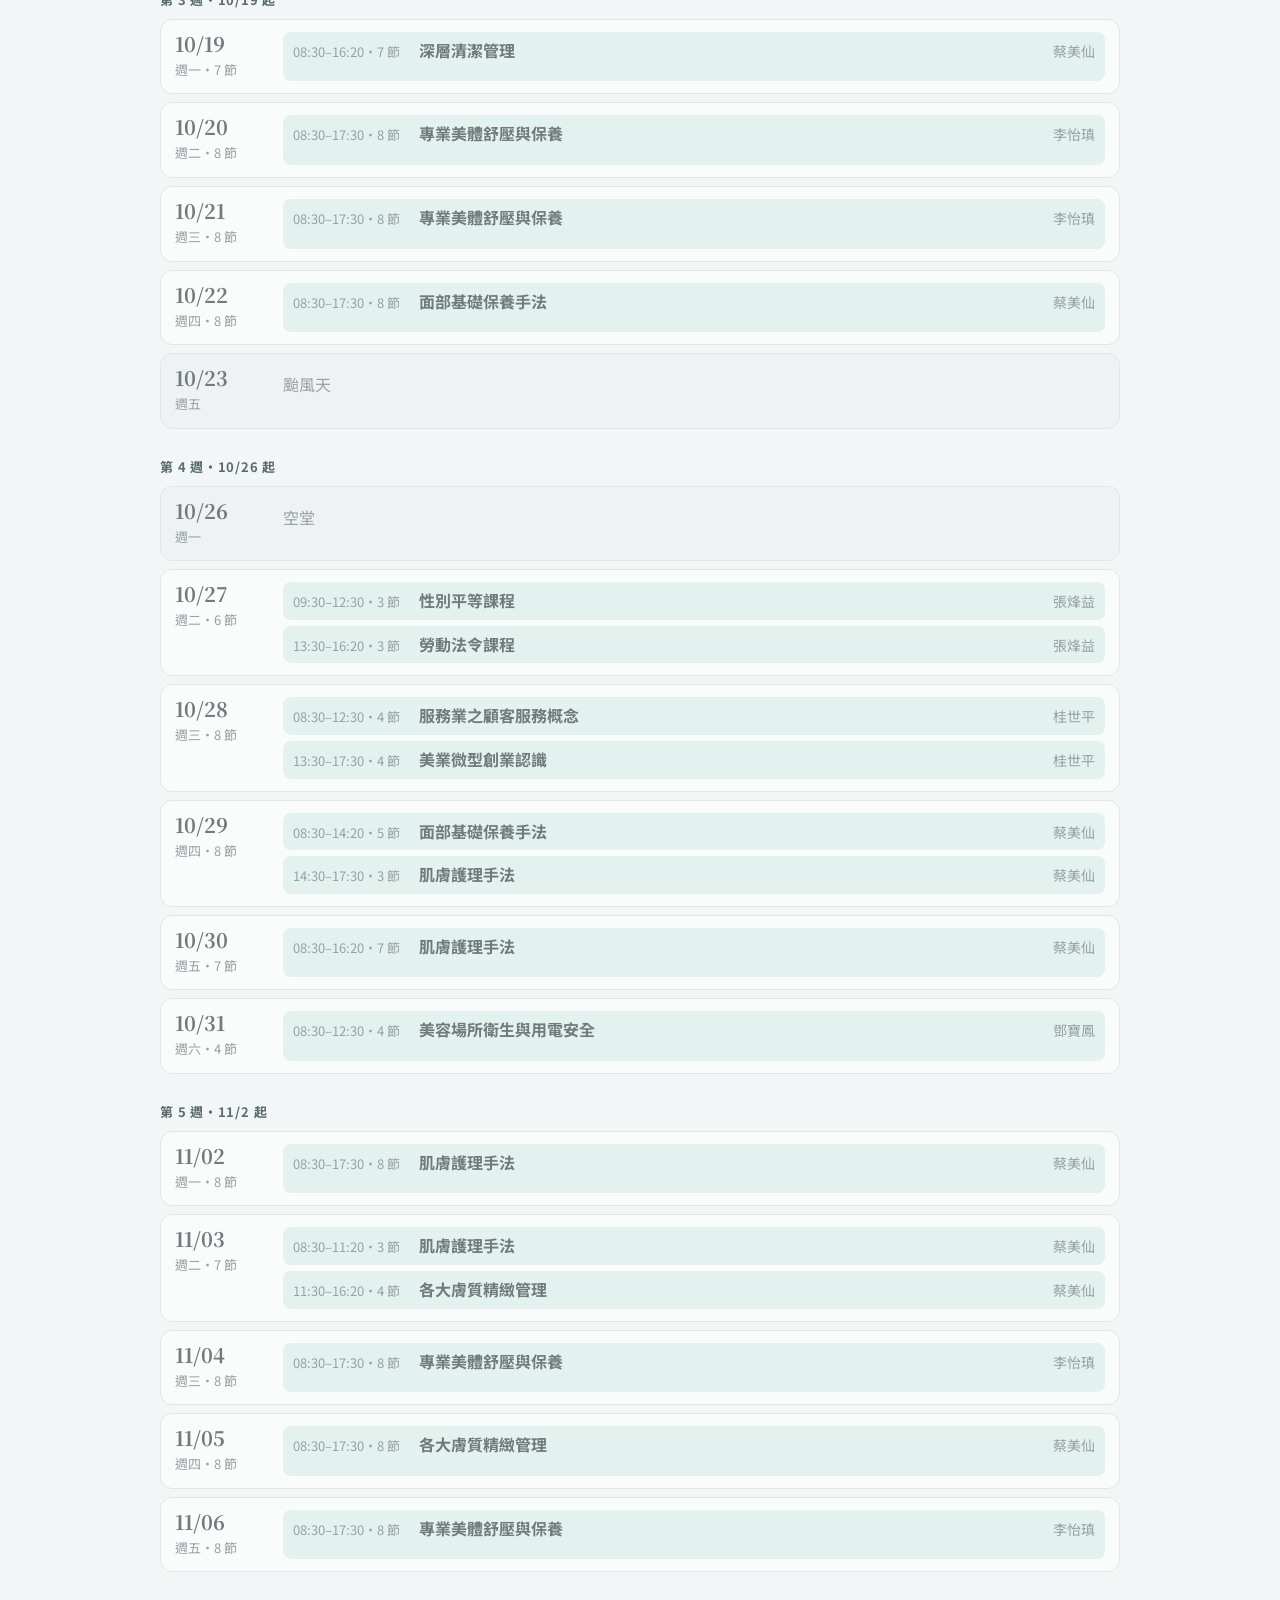
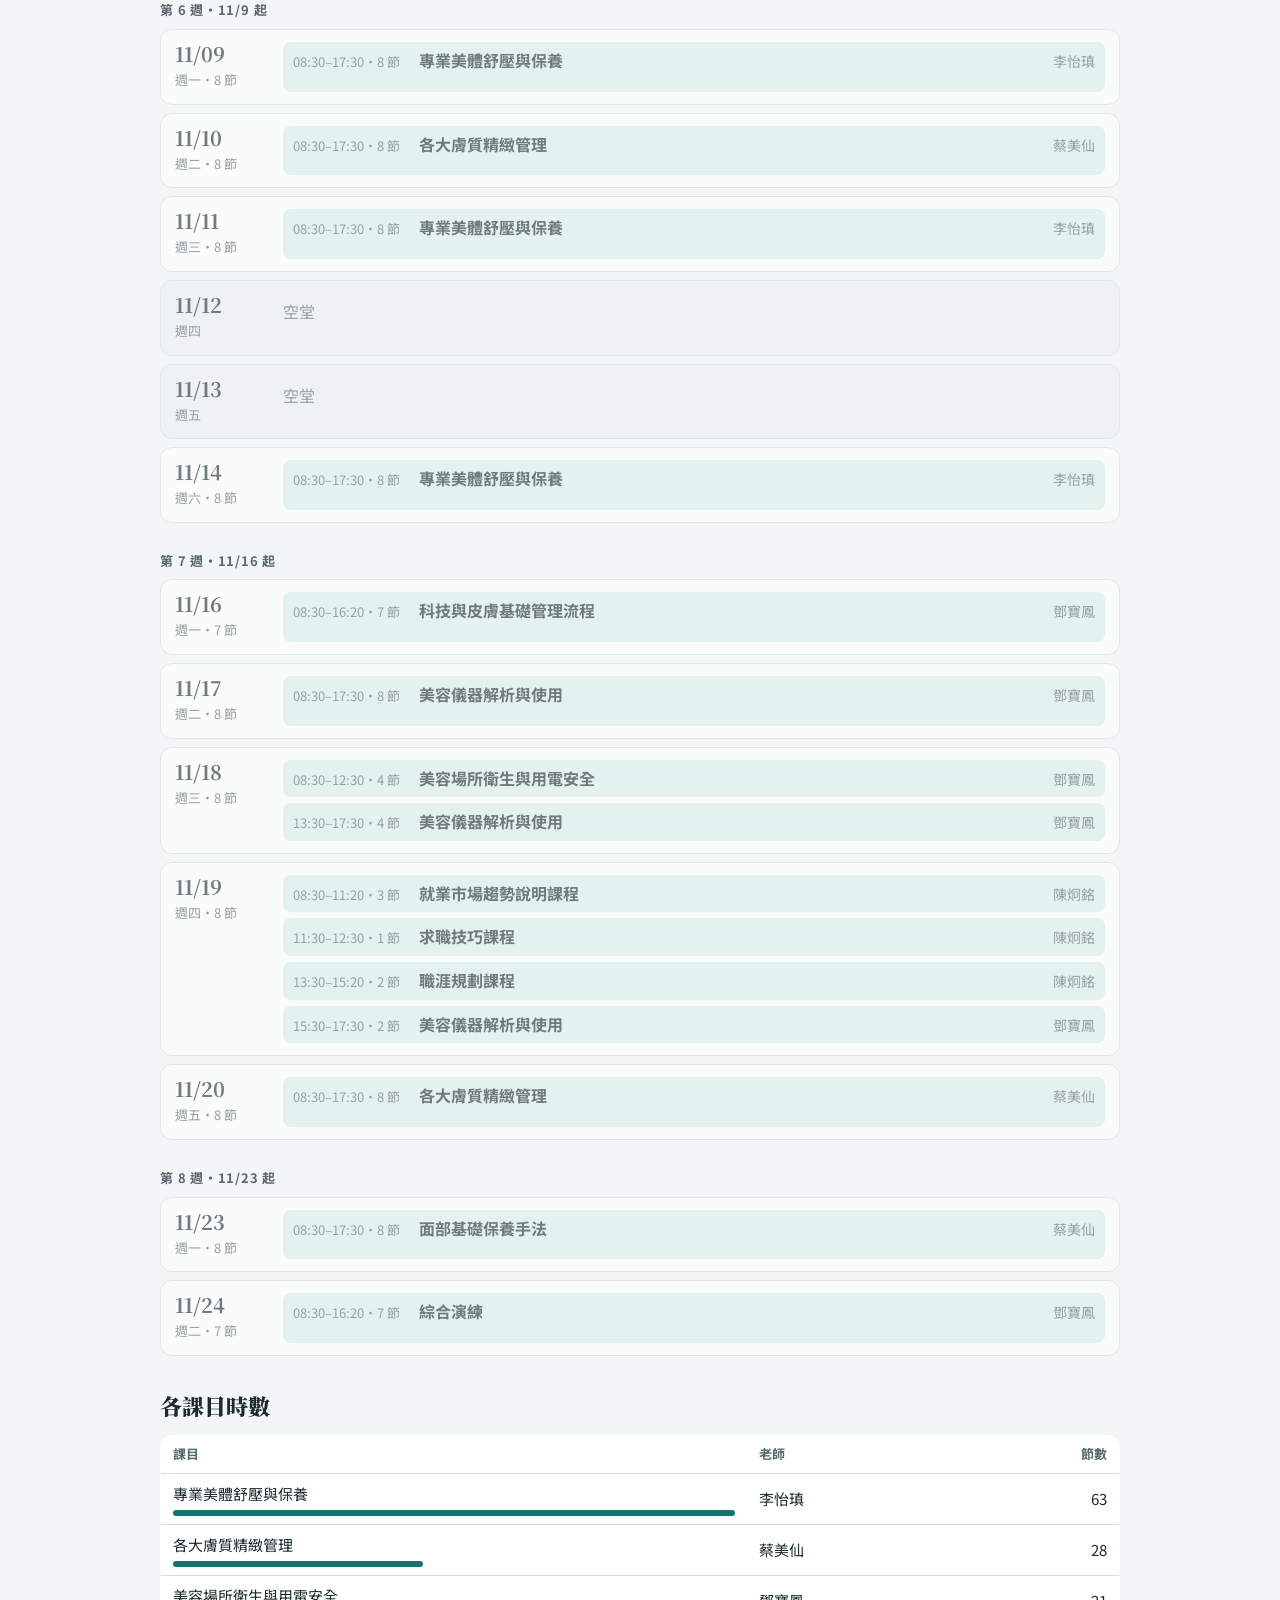
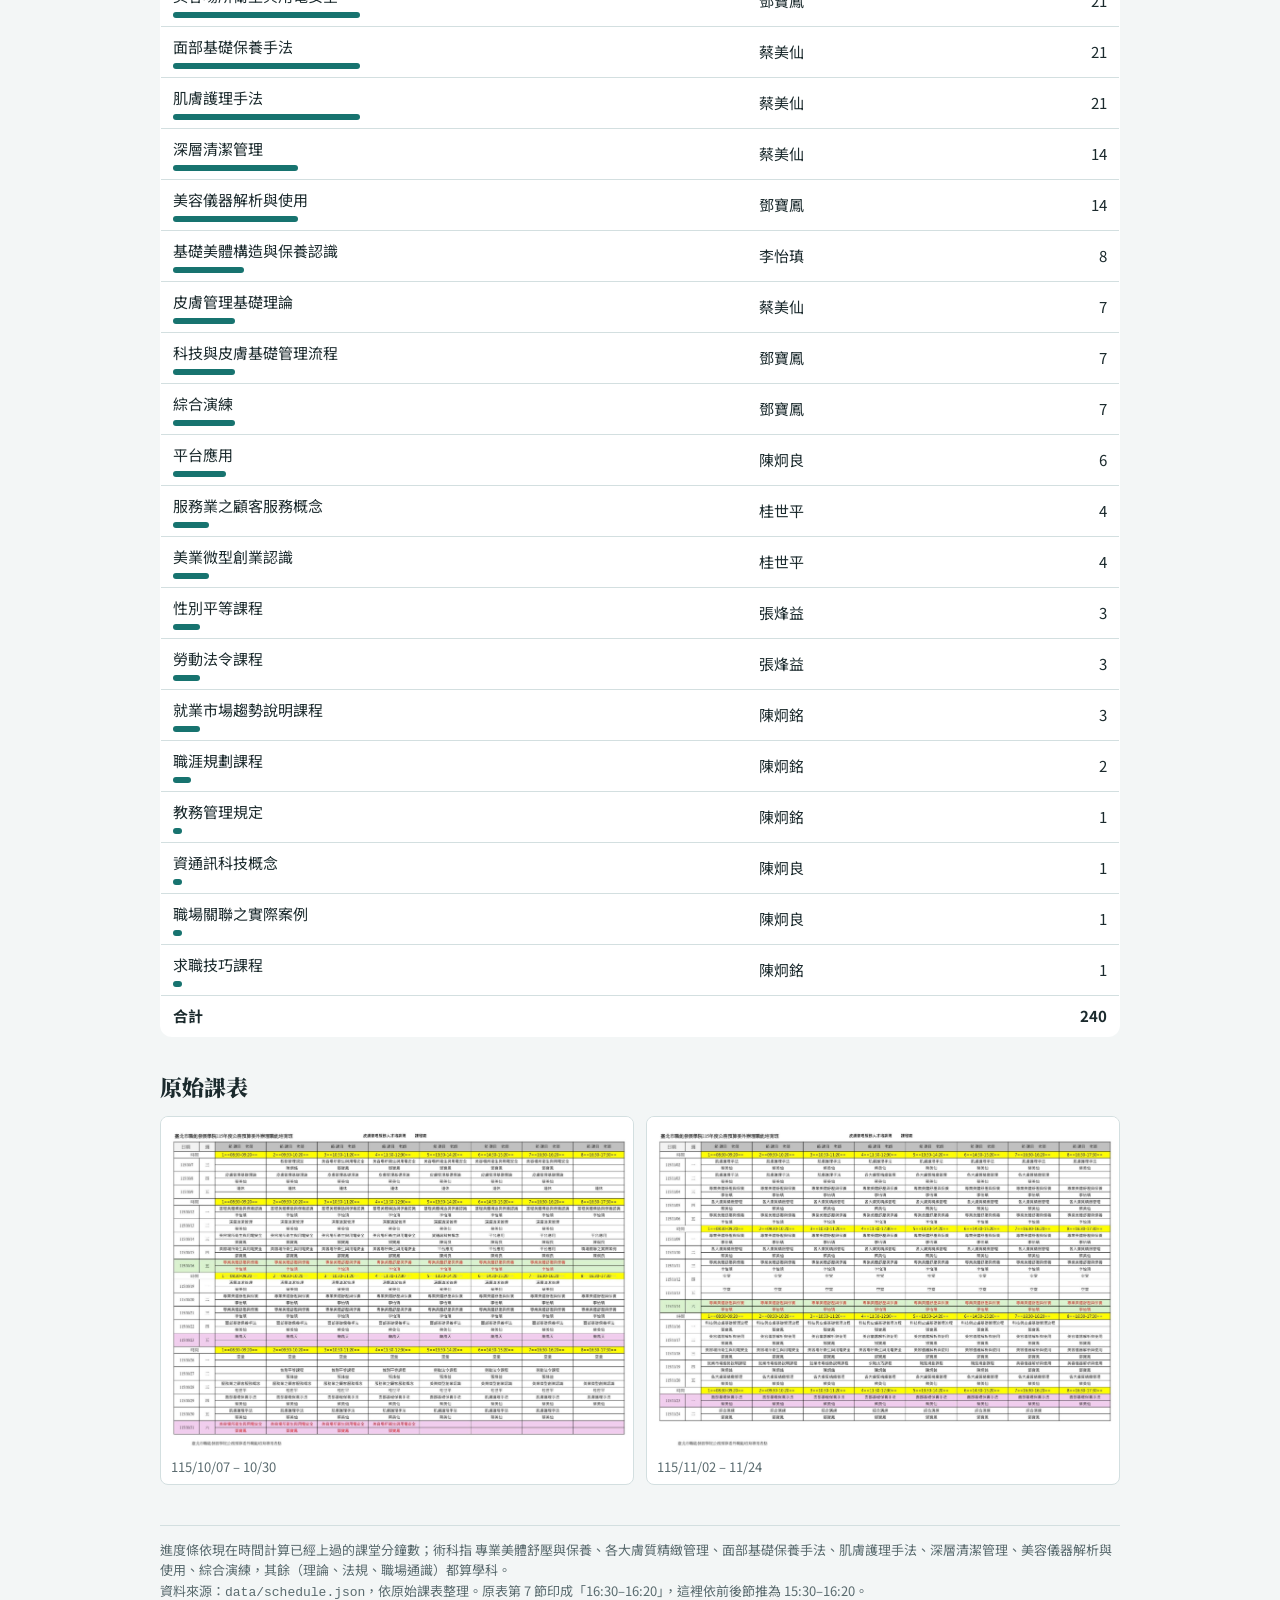
<file: schedule/index.html>
<!doctype html>
<html lang="zh-Hant">
<head>
<meta charset="utf-8">
<meta name="viewport" content="width=device-width, initial-scale=1, viewport-fit=cover">
<title>皮膚管理課程表</title>
<link rel="preconnect" href="https://fonts.googleapis.com">
<link rel="preconnect" href="https://fonts.gstatic.com" crossorigin>
<link rel="stylesheet" href="https://fonts.googleapis.com/css2?family=Noto+Sans+TC:wght@400;500;700&family=Noto+Serif+TC:wght@600;900&display=swap">
<style>
/* Layout: a "today" card up top, then one card per class day grouped by week; consecutive periods of the same subject merge into one block. */
:root{
  --bg:#f3f6f6; --paper:#ffffff; --fg:#1b2a2d; --muted:#5a6b6f; --line:#d3dfe0;
  --accent:#17736f; --accent-soft:#d9eeec; --mark:#b8475d; --mark-soft:#f8e3e7; --off:#eef1f1;
  --serif:"Noto Serif TC","Songti TC","PMingLiU",serif;
  --sans:"Noto Sans TC","PingFang TC","Microsoft JhengHei",system-ui,sans-serif;
}
@media (prefers-color-scheme: dark){:root:not([data-theme="light"]){
  --bg:#111a1c; --paper:#182326; --fg:#e2ebeb; --muted:#9db0b3; --line:#2b3b3e;
  --accent:#5fc6c0; --accent-soft:#1b3b3a; --mark:#f08ca0; --mark-soft:#3b2229; --off:#141f21;
  color-scheme:dark }}
:root[data-theme="dark"]{
  --bg:#111a1c; --paper:#182326; --fg:#e2ebeb; --muted:#9db0b3; --line:#2b3b3e;
  --accent:#5fc6c0; --accent-soft:#1b3b3a; --mark:#f08ca0; --mark-soft:#3b2229; --off:#141f21;
  color-scheme:dark }
*{box-sizing:border-box}
body{margin:0;background:var(--bg);color:var(--fg);font-family:var(--sans);font-size:16px;line-height:1.6;padding-inline:16px;padding-block:0 64px}
.wrap{max-width:960px;margin:0 auto}
header{padding-block:40px 20px;border-bottom:1px solid var(--line)}
.crumbs{display:flex;gap:16px;font-size:14px}
.crumbs a{color:var(--muted);text-decoration:none}
.crumbs a:hover{color:var(--accent)}
h1{font-family:var(--serif);font-weight:900;font-size:clamp(28px,5vw,40px);line-height:1.25;margin:.4em 0 .2em;text-wrap:balance}
h2{font-family:var(--serif);font-weight:900;font-size:22px;margin:32px 0 12px}
.sub{color:var(--muted);margin:0;max-width:62ch}

.now{margin-top:20px;background:var(--paper);border:1px solid var(--accent);border-radius:12px;padding:16px}
.now .lbl{font-size:13px;font-weight:700;letter-spacing:.1em;color:var(--accent)}
.now .big{font-family:var(--serif);font-size:22px;font-weight:900;margin:2px 0}

.progress{margin-top:12px;background:var(--paper);border:1px solid var(--line);border-radius:12px;padding:14px 16px;display:grid;gap:12px}
.pg-head{display:flex;justify-content:space-between;align-items:baseline;gap:8px}
.pg-head b{font-size:15px}
.pg-head .pct{font-family:var(--serif);font-size:20px;font-weight:900;font-variant-numeric:tabular-nums;color:var(--accent)}
.pg-head .pct.all{color:var(--mark)}
.pg-track{height:10px;border-radius:5px;background:var(--accent-soft);overflow:hidden;margin-top:4px}
.pg-fill{height:100%;border-radius:5px;background:var(--accent);transition:width .6s}
.pg-fill.all{background:var(--mark)}
.pg-note{font-size:13px;color:var(--muted);font-variant-numeric:tabular-nums}

.filters{display:flex;flex-wrap:wrap;gap:8px;margin:16px 0 0}
.filters button{font:inherit;font-size:14px;padding:5px 12px;border:1px solid var(--line);border-radius:999px;background:var(--paper);color:var(--fg);cursor:pointer}
.filters button[aria-pressed="true"]{background:var(--accent);border-color:var(--accent);color:var(--paper)}

.week{font-size:13px;font-weight:700;color:var(--muted);letter-spacing:.06em;margin:28px 0 8px}
.day{display:grid;grid-template-columns:96px minmax(0,1fr);gap:12px;background:var(--paper);border:1px solid var(--line);border-radius:12px;padding:12px 14px;margin:8px 0;scroll-margin-top:12px}
.day.today{border-color:var(--accent);box-shadow:0 0 0 2px var(--accent-soft)}
.day.past{opacity:.6}
.day.off{background:var(--off)}
.date b{display:block;font-family:var(--serif);font-size:20px;line-height:1.2}
.date span{font-size:13px;color:var(--muted)}
.date .tag{display:block;margin-top:2px;font-size:12px;font-weight:700;color:var(--accent)}
.blocks{display:grid;gap:6px;min-width:0}
.blk{display:grid;grid-template-columns:116px minmax(0,1fr) auto;gap:10px;align-items:baseline;padding:6px 10px;border-radius:8px;background:var(--accent-soft)}
.blk.dim{opacity:.35}
.blk .t{font-size:13px;color:var(--muted);font-variant-numeric:tabular-nums;white-space:nowrap}
.blk .s{font-weight:700}
.blk .who{font-size:14px;color:var(--muted);white-space:nowrap}
.blk.live{background:var(--mark-soft);outline:2px solid var(--mark)}
.offtxt{color:var(--muted);padding:6px 0}
@media (max-width:600px){
  .day{grid-template-columns:minmax(0,1fr)}
  .date b,.date span,.date .tag{display:inline;margin-right:6px}
  .blk{grid-template-columns:minmax(0,1fr) auto}
  .blk .t{grid-column:1 / -1}
}

table{width:100%;border-collapse:collapse;background:var(--paper);border:1px solid var(--line);border-radius:12px;overflow:hidden;font-size:15px}
th,td{text-align:left;padding:8px 12px;border-bottom:1px solid var(--line)}
th{font-size:13px;color:var(--muted);font-weight:700}
td.n{text-align:right;font-variant-numeric:tabular-nums;white-space:nowrap}
.bar{height:6px;border-radius:3px;background:var(--accent);margin-top:4px}
.scans{display:grid;grid-template-columns:repeat(auto-fit,minmax(260px,1fr));gap:12px}
.scans a{display:block;border:1px solid var(--line);border-radius:8px;overflow:hidden;background:var(--paper);color:var(--muted);font-size:13px;text-decoration:none}
.scans img{display:block;width:100%;height:auto}
.scans span{display:block;padding:6px 10px}
footer{margin-top:40px;font-size:13px;color:var(--muted);border-top:1px solid var(--line);padding-top:14px}
</style>
</head>
<body>
<div class="wrap">
<header>
  <nav class="crumbs"><a href="../">← 講義</a><a href="../quiz/">測驗</a><a href="../notes/">我的疑問</a></nav>
  <h1 id="title"></h1>
  <p class="sub" id="org"></p>
  <div class="now" id="now"></div>
  <div class="progress" id="progress" aria-live="polite"></div>
  <div class="filters" id="filters" role="group" aria-label="依老師篩選"></div>
</header>

<main id="days"></main>

<h2>各課目時數</h2>
<table id="totals"><thead><tr><th>課目</th><th>老師</th><th style="text-align:right">節數</th></tr></thead><tbody></tbody></table>

<h2>原始課表</h2>
<div class="scans">
  <a href="scans/115-10.jpg"><img src="scans/115-10.jpg" alt="10 月課表掃描檔" loading="lazy"><span>115/10/07 – 10/30</span></a>
  <a href="scans/115-11.jpg"><img src="scans/115-11.jpg" alt="11 月課表掃描檔" loading="lazy"><span>115/11/02 – 11/24</span></a>
</div>

<footer>進度條依現在時間計算已經上過的課堂分鐘數；術科指 <span id="pr"></span>，其餘（理論、法規、職場通識）都算學科。<br>資料來源：<code>data/schedule.json</code>，依原始課表整理。原表第 7 節印成「16:30–16:20」，這裡依前後節推為 15:30–16:20。</footer>
</div>
<script>
const S = {"title":"皮膚管理服務人才培訓班 課程表","org":"臺北市職能發展學院 115 年度公務預算委外辦理職能培育班","practical":["專業美體舒壓與保養","各大膚質精緻管理","面部基礎保養手法","肌膚護理手法","深層清潔管理","美容儀器解析與使用","綜合演練"],"periods":[{"n":1,"start":"08:30","end":"09:20"},{"n":2,"start":"09:30","end":"10:20"},{"n":3,"start":"10:30","end":"11:20"},{"n":4,"start":"11:30","end":"12:30"},{"n":5,"start":"13:30","end":"14:20"},{"n":6,"start":"14:30","end":"15:20"},{"n":7,"start":"15:30","end":"16:20"},{"n":8,"start":"16:30","end":"17:30"}],"days":[{"date":"2026-10-07","roc":"115/10/07","weekday":"三","blocks":[{"from":2,"to":2,"subject":"教務管理規定","teacher":"陳炯銘"},{"from":3,"to":7,"subject":"美容場所衛生與用電安全","teacher":"鄧寶鳳"}]},{"date":"2026-10-08","roc":"115/10/08","weekday":"四","blocks":[{"from":1,"to":7,"subject":"皮膚管理基礎理論","teacher":"蔡美仙"}]},{"date":"2026-10-09","roc":"115/10/09","weekday":"五","off":"連休","blocks":[]},{"date":"2026-10-12","roc":"115/10/12","weekday":"一","blocks":[{"from":1,"to":8,"subject":"基礎美體構造與保養認識","teacher":"李怡瑱"}]},{"date":"2026-10-13","roc":"115/10/13","weekday":"二","blocks":[{"from":1,"to":7,"subject":"深層清潔管理","teacher":"蔡美仙"}]},{"date":"2026-10-14","roc":"115/10/14","weekday":"三","blocks":[{"from":1,"to":4,"subject":"美容場所衛生與用電安全","teacher":"鄧寶鳳"},{"from":5,"to":5,"subject":"資通訊科技概念","teacher":"陳炯良"},{"from":6,"to":8,"subject":"平台應用","teacher":"陳炯良"}]},{"date":"2026-10-15","roc":"115/10/15","weekday":"四","blocks":[{"from":1,"to":4,"subject":"美容場所衛生與用電安全","teacher":"鄧寶鳳"},{"from":5,"to":7,"subject":"平台應用","teacher":"陳炯良"},{"from":8,"to":8,"subject":"職場關聯之實際案例","teacher":"陳炯良"}]},{"date":"2026-10-16","roc":"115/10/16","weekday":"五","blocks":[{"from":1,"to":7,"subject":"專業美體舒壓與保養","teacher":"李怡瑱"}]},{"date":"2026-10-19","roc":"115/10/19","weekday":"一","blocks":[{"from":1,"to":7,"subject":"深層清潔管理","teacher":"蔡美仙"}]},{"date":"2026-10-20","roc":"115/10/20","weekday":"二","blocks":[{"from":1,"to":8,"subject":"專業美體舒壓與保養","teacher":"李怡瑱"}]},{"date":"2026-10-21","roc":"115/10/21","weekday":"三","blocks":[{"from":1,"to":8,"subject":"專業美體舒壓與保養","teacher":"李怡瑱"}]},{"date":"2026-10-22","roc":"115/10/22","weekday":"四","blocks":[{"from":1,"to":8,"subject":"面部基礎保養手法","teacher":"蔡美仙"}]},{"date":"2026-10-23","roc":"115/10/23","weekday":"五","off":"颱風天","blocks":[]},{"date":"2026-10-26","roc":"115/10/26","weekday":"一","off":"空堂","blocks":[]},{"date":"2026-10-27","roc":"115/10/27","weekday":"二","blocks":[{"from":2,"to":4,"subject":"性別平等課程","teacher":"張烽益"},{"from":5,"to":7,"subject":"勞動法令課程","teacher":"張烽益"}]},{"date":"2026-10-28","roc":"115/10/28","weekday":"三","blocks":[{"from":1,"to":4,"subject":"服務業之顧客服務概念","teacher":"桂世平"},{"from":5,"to":8,"subject":"美業微型創業認識","teacher":"桂世平"}]},{"date":"2026-10-29","roc":"115/10/29","weekday":"四","blocks":[{"from":1,"to":5,"subject":"面部基礎保養手法","teacher":"蔡美仙"},{"from":6,"to":8,"subject":"肌膚護理手法","teacher":"蔡美仙"}]},{"date":"2026-10-30","roc":"115/10/30","weekday":"五","blocks":[{"from":1,"to":7,"subject":"肌膚護理手法","teacher":"蔡美仙"}]},{"date":"2026-10-31","roc":"115/10/31","weekday":"六","blocks":[{"from":1,"to":4,"subject":"美容場所衛生與用電安全","teacher":"鄧寶鳳"}]},{"date":"2026-11-02","roc":"115/11/02","weekday":"一","blocks":[{"from":1,"to":8,"subject":"肌膚護理手法","teacher":"蔡美仙"}]},{"date":"2026-11-03","roc":"115/11/03","weekday":"二","blocks":[{"from":1,"to":3,"subject":"肌膚護理手法","teacher":"蔡美仙"},{"from":4,"to":7,"subject":"各大膚質精緻管理","teacher":"蔡美仙"}]},{"date":"2026-11-04","roc":"115/11/04","weekday":"三","blocks":[{"from":1,"to":8,"subject":"專業美體舒壓與保養","teacher":"李怡瑱"}]},{"date":"2026-11-05","roc":"115/11/05","weekday":"四","blocks":[{"from":1,"to":8,"subject":"各大膚質精緻管理","teacher":"蔡美仙"}]},{"date":"2026-11-06","roc":"115/11/06","weekday":"五","blocks":[{"from":1,"to":8,"subject":"專業美體舒壓與保養","teacher":"李怡瑱"}]},{"date":"2026-11-09","roc":"115/11/09","weekday":"一","blocks":[{"from":1,"to":8,"subject":"專業美體舒壓與保養","teacher":"李怡瑱"}]},{"date":"2026-11-10","roc":"115/11/10","weekday":"二","blocks":[{"from":1,"to":8,"subject":"各大膚質精緻管理","teacher":"蔡美仙"}]},{"date":"2026-11-11","roc":"115/11/11","weekday":"三","blocks":[{"from":1,"to":8,"subject":"專業美體舒壓與保養","teacher":"李怡瑱"}]},{"date":"2026-11-12","roc":"115/11/12","weekday":"四","off":"空堂","blocks":[]},{"date":"2026-11-13","roc":"115/11/13","weekday":"五","off":"空堂","blocks":[]},{"date":"2026-11-14","roc":"115/11/14","weekday":"六","blocks":[{"from":1,"to":8,"subject":"專業美體舒壓與保養","teacher":"李怡瑱"}]},{"date":"2026-11-16","roc":"115/11/16","weekday":"一","blocks":[{"from":1,"to":7,"subject":"科技與皮膚基礎管理流程","teacher":"鄧寶鳳"}]},{"date":"2026-11-17","roc":"115/11/17","weekday":"二","blocks":[{"from":1,"to":8,"subject":"美容儀器解析與使用","teacher":"鄧寶鳳"}]},{"date":"2026-11-18","roc":"115/11/18","weekday":"三","blocks":[{"from":1,"to":4,"subject":"美容場所衛生與用電安全","teacher":"鄧寶鳳"},{"from":5,"to":8,"subject":"美容儀器解析與使用","teacher":"鄧寶鳳"}]},{"date":"2026-11-19","roc":"115/11/19","weekday":"四","blocks":[{"from":1,"to":3,"subject":"就業市場趨勢說明課程","teacher":"陳炯銘"},{"from":4,"to":4,"subject":"求職技巧課程","teacher":"陳炯銘"},{"from":5,"to":6,"subject":"職涯規劃課程","teacher":"陳炯銘"},{"from":7,"to":8,"subject":"美容儀器解析與使用","teacher":"鄧寶鳳"}]},{"date":"2026-11-20","roc":"115/11/20","weekday":"五","blocks":[{"from":1,"to":8,"subject":"各大膚質精緻管理","teacher":"蔡美仙"}]},{"date":"2026-11-23","roc":"115/11/23","weekday":"一","blocks":[{"from":1,"to":8,"subject":"面部基礎保養手法","teacher":"蔡美仙"}]},{"date":"2026-11-24","roc":"115/11/24","weekday":"二","blocks":[{"from":1,"to":7,"subject":"綜合演練","teacher":"鄧寶鳳"}]}]};
const P = Object.fromEntries(S.periods.map(p => [p.n, p]));
const $ = id => document.getElementById(id);
const pad = n => String(n).padStart(2, '0');
const now = new Date();
const todayISO = `${now.getFullYear()}-${pad(now.getMonth() + 1)}-${pad(now.getDate())}`;
const hhmm = `${pad(now.getHours())}:${pad(now.getMinutes())}`;
const span = b => `${P[b.from].start}–${P[b.to].end}`;
const periods = b => b.to - b.from + 1;
const md = d => d.roc.slice(4);
let teacher = null;

$('title').textContent = S.title;
$('org').textContent = S.org;
document.title = S.title;

// Today / next class card.
(function () {
  const today = S.days.find(d => d.date === todayISO);
  const next = S.days.find(d => d.date > todayISO && d.blocks.length);
  const el = $('now');
  if (today && today.blocks.length) {
    const live = today.blocks.find(b => P[b.from].start <= hhmm && hhmm < P[b.to].end);
    const up = today.blocks.find(b => P[b.from].start > hhmm);
    const b = live || up;
    el.innerHTML = b
      ? `<div class="lbl">${live ? '現在' : '今天接下來'}</div><div class="big">${b.subject}</div>${span(b)}・${b.teacher}`
      : `<div class="lbl">今天</div><div class="big">今天的課上完了</div>` +
        (next ? `下次上課 ${md(next)}（${next.weekday}）${next.blocks[0].subject}` : '');
  } else if (next) {
    el.innerHTML = `<div class="lbl">${today ? `今天${today.off}` : '下次上課'}</div>` +
      `<div class="big">${md(next)}（${next.weekday}）${next.blocks[0].subject}</div>${span(next.blocks[0])}・${next.blocks[0].teacher}`;
  } else if (todayISO > S.days[S.days.length - 1].date) {
    el.innerHTML = `<div class="lbl">結訓</div><div class="big">課程已全部結束</div>`;
  } else el.remove();
})();

// Teacher filter chips.
const teachers = [...new Set(S.days.flatMap(d => d.blocks.map(b => b.teacher)))];
function chips() {
  $('filters').innerHTML = ['全部', ...teachers].map(t =>
    `<button type="button" data-t="${t}" aria-pressed="${(t === '全部' ? null : t) === teacher}">${t}</button>`).join('');
}
$('filters').addEventListener('click', e => {
  const t = e.target.closest('button')?.dataset.t;
  if (!t) return;
  teacher = t === '全部' ? null : t;
  chips(); render();
});

// Monday of the date's week, used to group days.
function weekKey(iso) {
  const d = new Date(iso + 'T00:00:00');
  d.setDate(d.getDate() - (d.getDay() + 6) % 7);
  return `${d.getMonth() + 1}/${d.getDate()}`;
}

function render() {
  let html = '', wk = null, n = 0;
  for (const d of S.days) {
    const k = weekKey(d.date);
    if (k !== wk) { wk = k; n++; html += `<div class="week">第 ${n} 週・${k} 起</div>`; }
    const cls = ['day', d.date === todayISO && 'today', d.date < todayISO && 'past', d.off && 'off'].filter(Boolean).join(' ');
    const total = d.blocks.reduce((a, b) => a + periods(b), 0);
    const tag = d.date === todayISO ? '<span class="tag">今天</span>' : '';
    const body = d.off ? `<div class="offtxt">${d.off}</div>` : d.blocks.map(b => {
      const live = d.date === todayISO && P[b.from].start <= hhmm && hhmm < P[b.to].end;
      const dim = teacher && b.teacher !== teacher;
      return `<div class="blk${live ? ' live' : ''}${dim ? ' dim' : ''}"><span class="t">${span(b)}・${periods(b)} 節</span>` +
        `<span class="s">${b.subject}</span><span class="who">${b.teacher}</span></div>`;
    }).join('');
    html += `<section class="${cls}" id="d${d.date}"><div class="date"><b>${md(d)}</b><span>週${d.weekday}${total ? `・${total} 節` : ''}</span>${tag}</div>` +
      `<div class="blocks">${body}</div></section>`;
  }
  $('days').innerHTML = html;
}

// Progress bars: share of class minutes already elapsed, per category. Updated every 30 s.
const PRACTICAL = new Set(S.practical);
const toMin = t => { const [h, m] = t.split(':').map(Number); return h * 60 + m; };
function progress() {
  const t = new Date();
  const iso = `${t.getFullYear()}-${pad(t.getMonth() + 1)}-${pad(t.getDate())}`;
  const mins = t.getHours() * 60 + t.getMinutes() + t.getSeconds() / 60;
  const acc = { 學科: [0, 0, 0, 0], 術科: [0, 0, 0, 0] }; // [done minutes, total minutes, done periods, total periods]
  for (const d of S.days) for (const b of d.blocks) {
    const a = acc[PRACTICAL.has(b.subject) ? '術科' : '學科'];
    for (let n = b.from; n <= b.to; n++) {
      const s = toMin(P[n].start), e = toMin(P[n].end);
      const done = d.date < iso ? e - s : d.date > iso ? 0 : Math.min(Math.max(mins - s, 0), e - s);
      a[0] += done; a[1] += e - s; a[2] += done === e - s; a[3]++;
    }
  }
  const all = [0, 1, 2, 3].map(i => acc.學科[i] + acc.術科[i]);
  const row = (name, a, cls = '') => {
    const pct = a[0] / a[1] * 100;
    return `<div><div class="pg-head"><b>${name}</b><span class="pct ${cls}">${pct.toFixed(1)}%</span></div>` +
      `<div class="pg-track" role="progressbar" aria-label="${name}進度" aria-valuemin="0" aria-valuemax="100" aria-valuenow="${pct.toFixed(1)}">` +
      `<div class="pg-fill ${cls}" style="width:${pct}%"></div></div>` +
      `<div class="pg-note">已上 ${a[2]} / ${a[3]} 節</div></div>`;
  };
  $('progress').innerHTML = row('學科', acc.學科) + row('術科', acc.術科) + row('全部', all, 'all');
}
progress();
setInterval(progress, 30000);

// Hours per subject.
(function () {
  const m = new Map();
  for (const d of S.days) for (const b of d.blocks) {
    const r = m.get(b.subject) || { teacher: b.teacher, n: 0 };
    r.n += periods(b); m.set(b.subject, r);
  }
  const rows = [...m].sort((a, b) => b[1].n - a[1].n);
  const max = rows[0][1].n, sum = rows.reduce((a, r) => a + r[1].n, 0);
  $('totals').tBodies[0].innerHTML = rows.map(([s, r]) =>
    `<tr><td>${s}<div class="bar" style="width:${r.n / max * 100}%"></div></td><td>${r.teacher}</td><td class="n">${r.n}</td></tr>`).join('') +
    `<tr><td><b>合計</b></td><td></td><td class="n"><b>${sum}</b></td></tr>`;
})();

$('pr').textContent = S.practical.join('、');
chips(); render();
document.getElementById('d' + todayISO)?.scrollIntoView({ block: 'start' });
</script>
</body>
</html>
</file>
